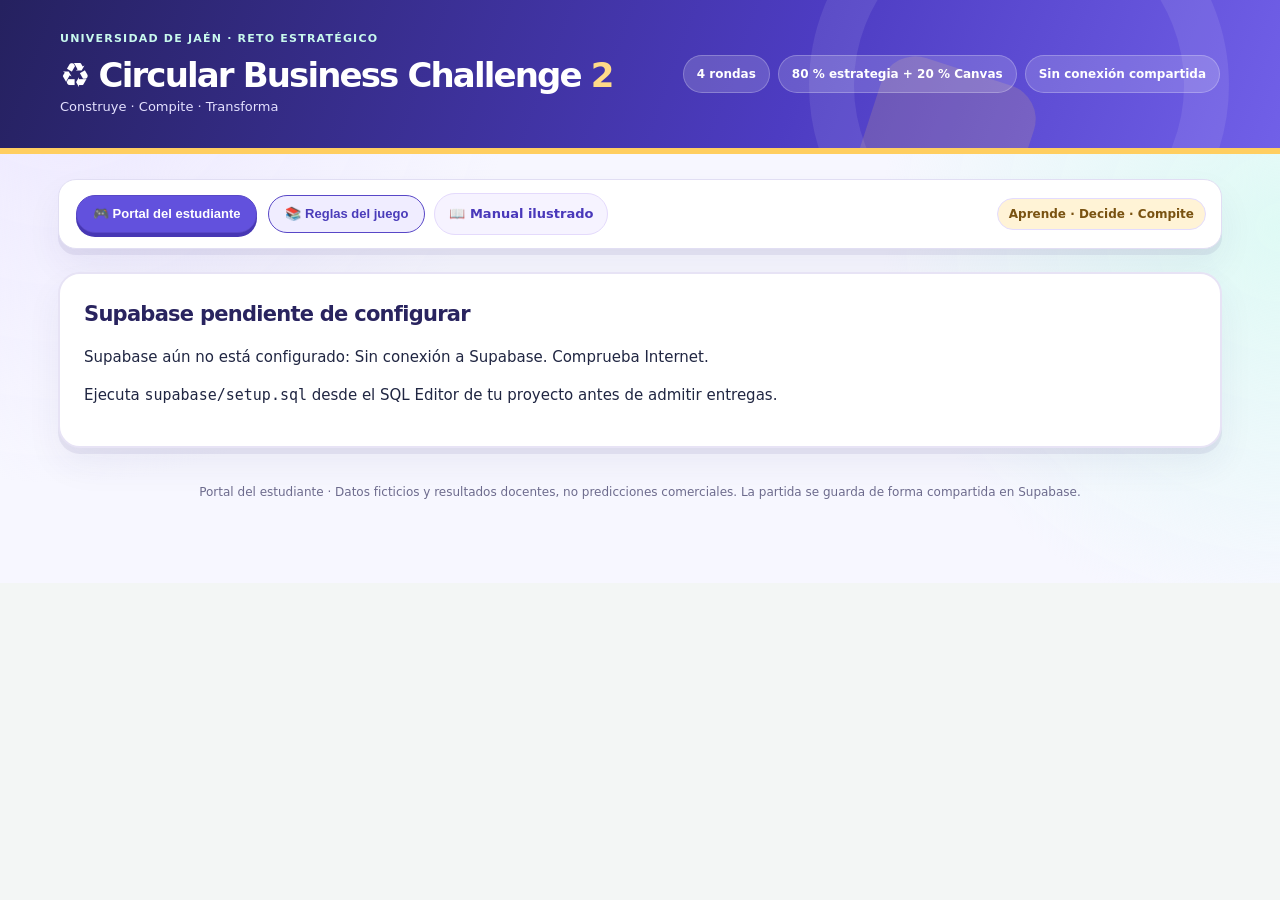
<file: index.html>
<!DOCTYPE html><html lang="es"><head><meta charset="UTF-8"><meta name="viewport" content="width=device-width,initial-scale=1"><title>Portal del Estudiante | Circular Business UJA</title><style>
:root{font-family:Inter,system-ui,-apple-system,Segoe UI,sans-serif;background:#f3f6f5;color:#173329}*{box-sizing:border-box}body{margin:0}header{background:#123e30;color:white;padding:21px max(22px,calc((100vw - 1160px)/2));display:flex;justify-content:space-between;align-items:center;gap:12px;flex-wrap:wrap}header h1{margin:0;font-size:22px}header small{color:#c5ddd2}.wrap{max-width:1160px;margin:auto;padding:24px 18px 70px}.card{background:white;border:1px solid #dbe5df;border-radius:14px;padding:20px;margin-bottom:16px;box-shadow:0 2px 9px #16342608}h2{font-size:21px;margin:0 0 14px}h3{font-size:16px;margin:0 0 12px}p{line-height:1.5}.muted,small{color:#617369}.grid{display:grid;grid-template-columns:repeat(auto-fit,minmax(225px,1fr));gap:14px}.kpi{background:#eef5f0;padding:15px;border-radius:9px}.kpi b{display:block;font-size:25px;margin-top:5px}label{display:block;font-weight:600;font-size:13px;margin:13px 0 6px}input,select{width:100%;padding:11px;border:1px solid #b8c9c0;border-radius:8px;background:white;font-size:14px}button{border:0;border-radius:8px;background:#176c4d;color:white;padding:11px 16px;font-weight:650;cursor:pointer;margin:4px 6px 4px 0}button:hover{background:#0d553c}button.secondary{background:#e5eee8;color:#1d503c}button.danger{background:#a43131}button:disabled{opacity:.45;cursor:not-allowed}.pill{font-size:12px;border-radius:50px;padding:5px 10px;background:#e4f0e9;color:#155638;font-weight:700}.tabs{margin-bottom:16px}.tabs button.active{background:#174d3a}.tabs button{background:#dae6df;color:#25523f}table{width:100%;border-collapse:collapse;font-size:14px}th,td{padding:11px 8px;border-bottom:1px solid #e2e9e4;text-align:left}th{color:#456151}td.num,th.num{text-align:right;font-variant-numeric:tabular-nums}.alert{border-left:4px solid #d29c26;background:#fff8e5;padding:13px;border-radius:6px}.success{border-left:4px solid #23875e;background:#e7f6ed;padding:12px;border-radius:6px}.bad{color:#ae2c2c}.good{color:#13774b}.hidden{display:none}.two{display:grid;grid-template-columns:1fr 1fr;gap:14px}@media(max-width:650px){.two{grid-template-columns:1fr}.wrap{padding:14px 10px}header{padding:16px}table{font-size:12px}th,td{padding:8px 4px}}.footer{color:#6a7d72;text-align:center;font-size:12px;margin-top:35px}.tag{font-size:12px;color:#587468;margin:0 0 10px}.bar{height:8px;background:#dfeae4;border-radius:12px;overflow:hidden}.bar>div{height:100%;background:#229466}.flex{display:flex;justify-content:space-between;align-items:center;gap:12px;flex-wrap:wrap}

/* v4: experiencia guiada */
:root{--ink:#14382e;--forest:#123e30;--teal:#16815c;--cream:#f9f7ee}body{background:linear-gradient(180deg,#e8f2ed 0%,#f5f7f4 320px)}header{background:linear-gradient(115deg,#0b2b24,#175841);padding-top:27px;padding-bottom:27px}header h1{font-size:clamp(21px,3vw,28px);letter-spacing:-.6px}button{transition:transform .15s,background .15s,box-shadow .15s}button:hover:not(:disabled){transform:translateY(-1px);box-shadow:0 3px 12px #0b38232a}button:focus-visible,input:focus-visible,select:focus-visible,summary:focus-visible{outline:3px solid #a4d3b7;outline-offset:2px}.card{box-shadow:0 8px 25px #143e2910;border-color:#d8e5dd}h2{letter-spacing:-.35px}.hero{border:0;border-radius:20px;padding:28px 30px;margin-bottom:20px;color:white;background:radial-gradient(circle at 85% 15%,#318b69 0,#1b664b 24%,transparent 54%),linear-gradient(110deg,#0c3429,#174e3a);position:relative;overflow:hidden}.hero h2{font-size:clamp(26px,4vw,38px);max-width:730px;margin:7px 0 10px;line-height:1.12}.hero p{color:#e3f3e9;max-width:720px;margin:0 0 16px}.eyebrow{letter-spacing:2px;text-transform:uppercase;font-size:11px;font-weight:750;color:#a7dec0}.hero-stats{display:flex;gap:9px;flex-wrap:wrap}.hero-stats span{background:#ffffff22;color:white;border:1px solid #ffffff29;border-radius:30px;padding:7px 11px;font-size:12px}.step-cards{display:grid;grid-template-columns:repeat(auto-fit,minmax(190px,1fr));gap:12px;margin:14px 0}.step-card{padding:15px;border:1px solid #d6e5dc;border-radius:12px;background:#f7faf8}.step-card strong{display:block;font-size:14px;margin:7px 0}.step-num{display:inline-grid;place-items:center;width:27px;height:27px;background:#dcefe3;color:#126343;border-radius:50%;font-weight:800}.lesson{background:linear-gradient(145deg,#f2f8f4,#fbfcf9);border:1px solid #cddfd4;border-radius:14px;padding:18px;margin:15px 0}.lesson h3{font-size:18px;margin:5px 0 9px}.lesson ul{padding-left:21px;line-height:1.6}.lesson p{margin:7px 0}.lesson .tag{color:#277152;font-weight:750;letter-spacing:1px;text-transform:uppercase}.roundbar{display:flex;gap:7px;margin:11px 0 18px}.roundbar span{flex:1;text-align:center;border-radius:8px;padding:9px 3px;font-size:11px;font-weight:750;background:#e6eee9;color:#537264}.roundbar span.done{background:#cce6d5;color:#1c6547}.roundbar span.current{background:#155f43;color:#fff}.tips{display:grid;grid-template-columns:repeat(auto-fit,minmax(210px,1fr));gap:11px;margin-top:12px}.tip{background:white;border:1px solid #dce9df;border-radius:10px;padding:12px;font-size:13px}.tip b{display:block;margin-bottom:5px}.actionlist{background:#f5f9f5;border-radius:11px;padding:14px 17px;line-height:1.7}.actionlist ol{margin:6px 0;padding-left:20px}.details{border:1px solid #dbe7dd;border-radius:12px;padding:13px;margin:13px 0}.details summary{cursor:pointer;font-weight:750;color:#225c42}.video-card{background:#f0f6f1;border-left:4px solid #21895c;border-radius:8px;padding:12px 15px;margin-top:12px}.video-card a{color:#176847}.disclaimer{font-size:12px;color:#66766c}.fieldhelp{display:block;font-size:12px;color:#60766a;line-height:1.35;margin-top:4px}.quiz-note{border-left:4px solid #36a477;padding:12px 15px;background:#eff8f1;margin:11px 0}.topnav{display:flex;justify-content:space-between;gap:12px;align-items:center;flex-wrap:wrap;margin:8px 0 18px}.topnav .tabs{margin:0}.footer{line-height:1.5}@media(max-width:650px){.hero{padding:22px 17px}.step-card{padding:12px}.roundbar span{font-size:10px}}

/* v5: laboratorio de modelos de negocio */
textarea{width:100%;min-height:110px;resize:vertical;border:1px solid #bdcfc4;border-radius:10px;padding:12px;font:inherit;line-height:1.45;background:#fff}textarea:focus-visible{outline:3px solid #a4d3b7}.student-menu{display:flex;gap:9px;flex-wrap:wrap;margin:16px 0}.student-menu button{background:#e6f0e9;color:#1b593e}.student-menu button.active{background:#146047;color:#fff}.canvas-grid{display:grid;grid-template-columns:repeat(3,minmax(0,1fr));gap:12px}.canvas-block{background:#fff;border:1px solid #d3e4d8;border-radius:13px;padding:16px;display:flex;flex-direction:column;gap:7px}.canvas-block.highlight{background:#f0f9f3;border-color:#85bc99}.canvas-block h3{margin:0;font-size:15px}.canvas-block p{margin:0;color:#557265;font-size:12px}.canvas-block textarea{flex:1;min-height:132px;font-size:13px}.canvas-block small{font-size:11px}.canvas-chip{display:inline-block;background:#e2eee6;border-radius:50px;padding:4px 8px;font-weight:800;font-size:11px;color:#266b48}.progressline{height:12px;border-radius:30px;background:#e1ebe5;overflow:hidden}.progressline>div{background:#1c9367;height:100%;transition:width .2s}.callout{padding:17px 19px;border:1px solid #abd3b7;border-radius:14px;background:#eff9f1}.callout strong{display:block;margin-bottom:6px}.canvas-notes{margin:0;color:#567466;font-size:13px;line-height:1.5}.idea-banner{background:linear-gradient(110deg,#164534,#26785a);color:white;border-radius:15px;padding:19px;margin-bottom:14px}.idea-banner h2{margin:5px 0;font-size:24px}.idea-banner p{color:#e1f1e7}.idea-form input{font-size:15px}.brief-grid{display:grid;grid-template-columns:repeat(2,1fr);gap:10px}.brief-item{border:1px solid #dbe6dc;padding:13px;border-radius:11px;white-space:pre-wrap;overflow-wrap:anywhere}.brief-item strong{display:block;margin-bottom:7px;color:#19553a}.stepper{display:flex;gap:6px;margin:15px 0}.stepper span{height:6px;flex:1;border-radius:8px;background:#d8e6dc}.stepper span.filled{background:#16875b}.aside-inline{background:#fcf9ef;border:1px solid #eadca8;border-radius:11px;padding:13px;font-size:13px}.idea-presets{display:flex;gap:7px;flex-wrap:wrap}.idea-presets button{background:#f0f3ed;color:#276044;font-size:12px;padding:8px 10px}.idea-presets button:hover{background:#d9e9dc}@media(max-width:850px){.canvas-grid{grid-template-columns:repeat(2,minmax(0,1fr))}}@media(max-width:600px){.canvas-grid,.brief-grid{grid-template-columns:1fr}.canvas-block textarea{min-height:105px}}
@media print{header,.topnav,.student-menu,.footer,button,.hero{display:none!important}.wrap{max-width:none;padding:0}.card{box-shadow:none;border:0}.brief-grid{grid-template-columns:1fr 1fr}.brief-item{break-inside:avoid}}

.video-stage{border-radius:20px;background:linear-gradient(125deg,#0d352d,#1e6549);padding:26px;color:#fff;margin:12px 0 18px}.video-stage h2{font-size:clamp(24px,3vw,34px);margin:7px 0}.video-stage p{color:#e4f3e9}.video-window{background:#061d18;border-radius:16px;overflow:hidden;aspect-ratio:16/9;margin:18px 0;display:grid;place-items:center;position:relative}.video-window iframe,.video-window video{width:100%;height:100%;border:0;display:block}.video-empty{text-align:center;padding:25px;color:#f1f8f4;max-width:510px}.video-empty .play-icon{font-size:44px;display:block;margin-bottom:8px}.video-actions{display:flex;gap:10px;flex-wrap:wrap;align-items:center}.video-actions button{background:#e4f7e9;color:#115138}.video-actions button.secondary{background:#ffffff20;color:#fff;border:1px solid #ffffff55}.video-link{color:#aaf0d1;overflow-wrap:anywhere}.video-agenda{display:grid;grid-template-columns:repeat(auto-fit,minmax(190px,1fr));gap:10px}.video-agenda article{padding:13px;border:1px solid #d4e5d9;border-radius:11px;background:#f5faf6}.video-agenda strong{display:block;margin-bottom:6px}.video-admin{background:#f5faf6;border-radius:12px;padding:16px;margin-top:15px}.video-row{display:grid;grid-template-columns:minmax(140px,240px) 1fr;gap:12px;align-items:center;padding:10px 0;border-bottom:1px solid #dce7dd}.video-row label{margin:0}.video-row input{margin:0}.video-help{color:#527465;font-size:12px;margin-top:9px}.video-success{background:#d8f2e3;color:#125637;padding:9px;border-radius:9px}.video-stage .tag{color:#b9e6ce}@media(max-width:680px){.video-stage{padding:17px}.video-row{grid-template-columns:1fr}}
</style><link rel="stylesheet" href="./game-theme.css?v=20261102-design1"></head><body><header><div><div style="font-size:11px;font-weight:800;letter-spacing:.11em;color:#c8f9ed;margin-bottom:9px">UNIVERSIDAD DE JAÉN · RETO ESTRATÉGICO</div><h1>♻ Circular Business Challenge <span>2</span></h1><small>Construye · Compite · Transforma</small></div><div style="display:flex;gap:8px;flex-wrap:wrap;align-items:center"><span class="pill">4 rondas</span><span class="pill">80 % estrategia + 20 % Canvas</span><span id="headstatus" class="pill">Conectando…</span></div></header><main class="wrap"><div class="topnav"><div class="tabs" id="tabs"><button data-role="alumno" class="active">🎮 Portal del estudiante</button><button data-role="reglas">📚 Reglas del juego</button><a href="./guia-alumnado.html" target="_blank" rel="noopener noreferrer" class="manual-link">📖 Manual ilustrado</a></div><span class="pill">Aprende · Decide · Compite</span></div><section id="view"></section><p class="footer">Portal del estudiante · Datos ficticios y resultados docentes, no predicciones comerciales. La partida se guarda de forma compartida en Supabase.</p></main><script src="./sync.js?v=circular-ia-1"></script><script src="./advisor.js?v=circular-ia-1"></script><script>
'use strict';const KEY='cbc_uja_v1';const names=['CircularBuild','EcoMaterial','ReBuild','GreenTech'];const formats=new Intl.NumberFormat('es-ES',{maximumFractionDigits:0});const euro=n=>formats.format(Math.round(n))+' €';const fmt=n=>formats.format(n);const $=id=>document.getElementById(id);const esc=v=>String(v).replace(/[&<>"']/g,c=>({'&':'&amp;','<':'&lt;','>':'&gt;','"':'&quot;',"'":'&#39;'}[c]));const clamp=(x,a,b)=>Math.max(a,Math.min(b,x));
function defaults(){return {round:1,phase:'decisions',event:'normal',teams:names.map((name,i)=>({id:i+1,name,code:'UJA'+(i+1)+'26',cash:250000,capacity:12500,quality:50,eco:50,market:50,tech:50,last:null,history:[],decision:null,submitted:false})),log:[],results:[]}}let db=defaults(),version=0,remoteReady=false,remoteError='',teamCode='',teacherAuthenticated=false;
let localVideoUrls=[];try{localVideoUrls=JSON.parse(localStorage.getItem('cbc_video_overrides')||'[]')}catch{localVideoUrls=[]}
async function remoteRefresh(silent=false){
 const previous={version,round:db.round,phase:db.phase,event:db.event,submitted:db.teams[selected-1]?.submitted};
 const data=role==='prof'&&teacherAuthenticated?await CBCSync.rpc('cbc_teacher_state'):auth&&teamCode?await CBCSync.rpc('cbc_student_state',{p_code:teamCode}):null;
 if(!data)return;
 db=data.state;version=Number(data.version);
 const changed=previous.round!==db.round||previous.phase!==db.phase||
   previous.event!==db.event||previous.submitted!==db.teams[selected-1]?.submitted;
 // El cambio de evento debe refrescar la pantalla del alumno. No redibujar
 // ante entregas ajenas mientras escribe su propio formulario.
 if(!silent||changed||(role==='prof'&&previous.version!==version)){
   // En modo profesor mostrar siempre el estado publicado en Supabase.
   // Si está editando una rúbrica, avisar sin perder los cambios aún no guardados.
   const grading=document.activeElement?.closest('#canvasGradeForm');
   if(role==='prof'&&grading&&silent){
     const n=document.getElementById('teacher-sync-status');
     if(n)n.textContent='Hay cambios en la partida. Pulsa «Actualizar entregas» para ver el estado actual.';
   }else render();
 }
}
async function teacherSave(){try{let r=await CBCSync.rpc('cbc_teacher_save',{p_state:db,p_version:version});version=Number(r.version);return true;}catch(e){alert('Cambio NO guardado: '+e.message);await remoteRefresh();return false;}}
async function initRemote(){
 try{await CBCSync.rpc('cbc_ping');remoteReady=true;
 if(role==='prof'&&CBCSync.currentToken())try{teacherAuthenticated=true;await remoteRefresh();}catch{teacherAuthenticated=false;CBCSync.logout();}
 }catch(e){remoteError='Supabase aún no está configurado: '+e.message;}
 render();
 if(remoteReady)setInterval(async()=>{if((role==='prof'&&teacherAuthenticated)||(role==='alumno'&&auth&&teamCode))try{await remoteRefresh(true)}catch(e){console.warn('Sincronización',e.message)}},7000);
}let canvasGradeTeam=1;
let role='alumno',selected=1,auth=false,studentSection='video';function save(){/* Estado de partida exclusivo de Supabase */}function activeTeams(){return db.teams.filter(t=>t.active!==false)}function canSetTeams(){return db.phase==='decisions'&&db.results.length===0&&db.teams.every(t=>!t.submitted)}const videoNames=['Presentación general','Ronda 1 · Crear empresa','Ronda 2 · Competir','Ronda 3 · Adaptar','Ronda 4 · Consolidar'];
const videoIntro={title:'Bienvenidos a Circular Business Challenge UJA',story:'Una idea sostenible solo se convierte en empresa cuando crea valor para sus clientes, es técnicamente viable y puede sostenerse económicamente.',objective:'Comprende las reglas, el propósito y las etapas de la competición.',tasks:['Construye una propuesta propia con el Canvas.','Decide precios, producción e inversiones en cuatro rondas.','Defiende la rentabilidad, calidad y desempeño ambiental de tu empresa.'],question:'¿Serás capaz de convertir una innovación circular en un negocio viable?'};
let publishedVideos=['https://youtu.be/NIm4BZ8QeA8','','','',''];function videoUrls(){return publishedVideos.map((published,i)=>{const local=Array.isArray(localVideoUrls)?localVideoUrls[i]:'';return published||(typeof local==='string'&&local.trim()&&safeVideoUrl(local)?local.trim():'')})}
async function loadPublishedVideos(){try{const r=await fetch('./videos.json?v=20261102-intro-NIm4BZ8QeA8',{cache:'no-store'});if(!r.ok)return;const j=await r.json();if(Array.isArray(j.videos)&&j.videos.length===5){publishedVideos=j.videos.map(v=>typeof v==='string'&&safeVideoUrl(v)?v:'');if(publishedVideos[0]!=='https://youtu.be/NIm4BZ8QeA8')publishedVideos[0]='https://youtu.be/NIm4BZ8QeA8';render()}}catch{/* local file preview uses fallback */}}
function safeVideoUrl(raw){try{if(!raw||!raw.trim())return null;const u=new URL(raw.trim());if(!['https:','http:'].includes(u.protocol))return null;return u;}catch{return null}}
function videoSource(input){const u=safeVideoUrl(input);if(!u)return null;const host=u.hostname.toLowerCase().replace(/^www\./,'');if(host==='youtu.be'){const id=u.pathname.slice(1).split('/')[0];if(/^[A-Za-z0-9_-]{11}$/.test(id))return {kind:'iframe',src:'https://www.youtube-nocookie.com/embed/'+id+'?rel=0'}}if(['youtube.com','m.youtube.com','youtube-nocookie.com'].includes(host)){let id=u.searchParams.get('v');if(!id&&u.pathname.startsWith('/embed/'))id=u.pathname.split('/')[2];if(!id&&u.pathname.startsWith('/shorts/'))id=u.pathname.split('/')[2];if(/^[A-Za-z0-9_-]{11}$/.test(id||''))return {kind:'iframe',src:'https://www.youtube-nocookie.com/embed/'+id+'?rel=0'}}if(host==='vimeo.com'||host==='player.vimeo.com'){let id=(u.pathname.match(/\b\d{6,12}\b/)||[])[0];if(id)return {kind:'iframe',src:'https://player.vimeo.com/video/'+id}}if(/\.(mp4|webm|ogg)$/i.test(u.pathname))return {kind:'video',src:u.href};return {kind:'link',src:u.href}}
function videoPlayer(url){const s=videoSource(url);if(!s)return `<div class="video-empty"><span class="play-icon">▶</span><b>Vídeo de esta ronda aún no publicado</b><p>Mientras tanto puedes leer el briefing y continuar con la actividad. El profesor puede añadir la URL del vídeo desde su panel.</p></div>`;if(s.kind==='iframe')return `<iframe src="${esc(s.src)}" title="Vídeo introductorio" loading="lazy" allow="accelerometer; autoplay; encrypted-media; gyroscope; picture-in-picture; web-share" referrerpolicy="strict-origin-when-cross-origin" allowfullscreen></iframe>`;if(s.kind==='video')return `<video controls preload="metadata" playsinline src="${esc(s.src)}">El navegador no puede reproducir este archivo.</video>`;return `<div class="video-empty"><span class="play-icon">↗</span><b>Vídeo disponible mediante enlace externo</b><p>Ábrelo en una pestaña nueva y regresa para continuar.</p><a class="video-link" href="${esc(s.src)}" target="_blank" rel="noopener noreferrer">Abrir vídeo</a></div>`}
function videoStage(){const n=db.round, ch=chapterData[n-1],url=videoUrls()[n];return `<section class="video-stage"><span class="tag">BRIEFING AUDIOVISUAL · RONDA ${n} DE 4</span><h2>${esc(ch.title)}</h2><p>${esc(ch.story)}</p><div class="video-window">${videoPlayer(url)}</div><div class="video-actions"><button id="continueToRound">${n===1?'Continuar a mi Canvas':'Ir a las decisiones de la ronda'} →</button><button id="showIntroVideo" class="secondary">Ver presentación general</button>${safeVideoUrl(url)?`<a href="${esc(url)}" class="video-link" target="_blank" rel="noopener noreferrer">Abrir vídeo fuera de la web ↗</a>`:''}</div></section><section class="card"><h2>Tu misión en esta ronda</h2><p>${esc(ch.objective)}</p><div class="video-agenda">${ch.tasks.map((task,i)=>`<article><strong>${i+1}. Tarea</strong>${esc(task)}</article>`).join('')}</div><div class="quiz-note"><b>Pregunta para debatir en equipo:</b> ${esc(ch.question)}</div><p class="disclaimer">Puedes continuar aunque aún no se haya publicado el vídeo. El vídeo es una introducción, no sustituye las instrucciones del Canvas ni las reglas de decisión.</p></section>`}
function introVideoStage(){const url=videoUrls()[0],ch=videoIntro;return `<section class="video-stage"><span class="tag">INICIO DEL RETO · PRESENTACIÓN GENERAL</span><h2>${esc(ch.title)}</h2><p>${esc(ch.story)}</p><div class="video-window">${videoPlayer(url)}</div><div class="video-actions"><button id="backToRound">Continuar a la ronda ${db.round} →</button>${safeVideoUrl(url)?`<a href="${esc(url)}" target="_blank" class="video-link" rel="noopener noreferrer">Abrir vídeo en nueva pestaña ↗</a>`:''}</div></section><section class="card"><h2>Así funciona el juego</h2><div class="video-agenda">${ch.tasks.map((task,i)=>`<article><strong>Etapa ${i+1}</strong>${esc(task)}</article>`).join('')}</div><div class="quiz-note"><b>El reto:</b> ${esc(ch.question)}</div></section>`}
function videoAdmin(){return `<div class="card"><h2>Vídeos de la simulación</h2><p>Introduce las direcciones públicas para previsualizarlas aquí. Para que <b>todos los alumnos</b> vean los vídeos en GitHub Pages, edita también el archivo <code>videos.json</code> del repositorio con esas mismas cinco direcciones. Se admiten YouTube, Vimeo y MP4/WebM.</p><form id="videoConfigForm"><div class="video-admin">${videoNames.map((name,i)=>`<div class="video-row"><label for="video_url_${i}">${esc(name)}</label><input id="video_url_${i}" name="video_${i}" type="url" inputmode="url" placeholder="https://www.youtube.com/watch?v=..." value="${esc(videoUrls()[i])}"></div>`).join('')}</div><p class="video-help">Usa enlaces de vídeos públicos o no listados con inserción permitida. No sirven enlaces privados ni archivos guardados únicamente en tu ordenador.</p><button type="submit">Guardar enlaces de vídeos</button><button type="button" id="testRoundVideo" class="secondary">Previsualizar ronda actual</button><p id="videoSaveState" class="muted" aria-live="polite"></p></form></div>`}
function moneyCell(n){return `<td class="num">${euro(n)}</td>`}function message(s,cls='success'){return `<div class="${cls}">${s}</div>`}
const fields=[['price','Precio de venta (€/unidad)',20,90,45],['production','Producción prevista (unidades)',0,25000,11500],['capacityInv','Inversión en capacidad (€)',0,100000,10000],['rdInv','Inversión en I+D y calidad (€)',0,100000,15000],['ecoInv','Inversión ambiental (€)',0,100000,15000],['marketingInv','Inversión comercial (€)',0,100000,10000],['recycled','Materia prima recuperada (%)',0,90,45]];
function normalDecision(){return Object.fromEntries(fields.map(x=>[x[0],x[4]]))}function investment(d){return d.capacityInv+d.rdInv+d.ecoInv+d.marketingInv}function valid(d,t){let v=fields.every(([k,,min,max])=>Number.isFinite(d[k])&&d[k]>=min&&d[k]<=max);let maxInvestment=Math.min(150000,Math.max(0,t.cash-15000));return v&&investment(d)<=maxInvestment}
function eventDef(){return {normal:{name:'Mercado estable',desc:'Demanda sectorial estable y costes base.'},raw:{name:'Crisis de materias primas',desc:'El coste de material virgen aumenta un 25 %. Usar materia prima recuperada amortigua la crisis.'},demand:{name:'Caída de la demanda',desc:'La demanda del mercado disminuye un 18 %.'},green:{name:'Compra pública verde',desc:'Los compradores dan más importancia al desempeño ambiental.'},quality:{name:'Control de calidad',desc:'La demanda favorece empresas con prestaciones y calidad verificables.'}}[db.event]}
function profile(t,d,evt){let invest=investment(d);const cashAfter=t.cash-invest;const capacity=t.capacity+Math.floor(d.capacityInv/6);const quality=clamp(t.quality+d.rdInv/2500,0,100);const eco=clamp(t.eco+d.ecoInv/2500,0,100);const marketing=clamp(t.market+d.marketingInv/2500,0,100);const tech=clamp(t.tech+d.rdInv/4000,0,100);const rawCost=evt==='raw'?1.25:1;let variable=18+(100-quality)*0.045+(d.recycled*0.09)+(100-tech)*0.015+7*(1-d.recycled/100)*rawCost;let unitCO2=clamp(40-0.24*d.recycled-0.12*(eco-50),8,40);return {t,d,invest,cashAfter,capacity,quality,eco,marketing,tech,variable,unitCO2};}
function compute(){let evt=db.event;const market=Math.round(50000*(evt==='demand'?.82:1));let players=activeTeams().map(t=>profile(t,t.decision,evt));let attractiveness=players.map(x=>{const d=x.d;let score=Math.exp((45-d.price)/20)*(.6+x.quality/180+x.marketing/260+x.eco/(evt==='green'?130:350));if(evt==='quality')score*=.6+x.quality/110;return Math.max(.01,score)});let shares=attractiveness.map(a=>a/attractiveness.reduce((s,v)=>s+v,0));let remaining=market;let alloc=Array(players.length).fill(0);let eligible=players.map((_,i)=>i);for(let iter=0;iter<8&&remaining>0&&eligible.length;iter++){let weight=eligible.reduce((s,i)=>s+attractiveness[i],0);let assigned=0;for(let i of eligible){let p=players[i],available=Math.max(0,Math.min(p.capacity,p.d.production)-alloc[i]);let demand=Math.floor(remaining*attractiveness[i]/weight);let add=Math.min(available,demand);alloc[i]+=add;assigned+=add}remaining-=assigned;eligible=eligible.filter(i=>alloc[i]<Math.min(players[i].capacity,players[i].d.production));if(assigned===0){if(eligible.length){let i=eligible[0];alloc[i]++;remaining--;eligible=eligible.filter(j=>alloc[j]<Math.min(players[j].capacity,players[j].d.production))}else break;}}let results=players.map((p,i)=>{let sales=alloc[i],revenue=sales*p.d.price,cost=sales*p.variable+28000,operating=revenue-cost,cash=p.cashAfter+operating;let margin=p.d.price-p.variable;let breakeven=margin>0?Math.ceil(28000/margin):null;let share=sales/market*100;let circular=clamp(.5*p.d.recycled+.5*p.eco,0,100);let emissions=sales*p.unitCO2;return {...p,sales,share,revenue,cost,operating,cash,circular,emissions,breakeven}});const maxi=(field)=>Math.max(1,...results.map(r=>Math.max(0,r[field])));results.forEach(r=>{r.score=+(100*(.25*clamp((r.operating+100000)/250000,0,1)+.15*clamp(r.share/35,0,1)+.25*r.circular/100+.15*r.quality/100+.10*clamp(r.cash/300000,0,1)+.10*clamp(r.operating>=0?0.85:0.25,0,1))).toFixed(1)});return {market,results};}
async function execute(){if(db.phase!=='decisions')return alert('La ronda ya está resuelta.');if(activeTeams().length<2||!activeTeams().every(t=>t.submitted))return alert('Faltan decisiones de los equipos activos.');const sim=compute();sim.results.forEach(r=>{let t=db.teams[r.t.id-1];t.cash=r.cash;t.capacity=r.capacity;t.quality=r.quality;t.eco=r.eco;t.market=r.marketing;t.tech=r.tech;t.last={sales:r.sales,share:r.share,operating:r.operating,cash:r.cash,circular:r.circular,quality:r.quality,emissions:r.emissions,score:r.score,unitCO2:r.unitCO2,price:r.d.price,breakeven:r.breakeven};t.history.push({...t.last,round:db.round});});db.results.push({round:db.round,event:db.event,market:sim.market,rows:sim.results.map(r=>({id:r.t.id,name:r.t.name,...db.teams[r.t.id-1].last}))});db.phase='results';db.log.push(`Ronda ${db.round}: ${eventDef().name}. Mercado ${fmt(sim.market)} unidades.`);if(await teacherSave())render()}
async function forceClose(){
 const pending=activeTeams().filter(t=>!t.submitted);
 if(!pending.length)return execute();
 if(!confirm('Faltan '+pending.length+' equipos. Se les asignará una decisión de cero producción e inversión, con costes fijos de la ronda. ¿Cerrar y publicar resultados?'))return;
 pending.forEach(t=>{t.decision={price:45,production:0,capacityInv:0,rdInv:0,ecoInv:0,marketingInv:0,recycled:45};t.submitted=true;t.absent=true});
 db.log.push('Ronda '+db.round+': cierre del profesor con '+pending.length+' equipo(s) sin entregar.');
 await execute();
}
async function nextRound(){if(db.phase!=='results'||db.round>=4)return;db.round++;db.phase='decisions';db.event='normal';db.teams.forEach(t=>{t.decision=null;t.submitted=false;t.absent=false});if(await teacherSave())render()}
const chapterData=[
{title:'La idea se convierte en empresa',subtitle:'Diseño del modelo de negocio',story:'Jaén quiere impulsar soluciones constructivas con menor impacto ambiental. Tu equipo dispone de 250.000 € y una oportunidad de mercado, pero también de rivales con el mismo objetivo. La primera decisión determinará qué tipo de empresa vas a construir.',objective:'Crear una propuesta viable y decidir el posicionamiento inicial.',tasks:['Elige precio y producción anual esperada.','Invierte en capacidad, innovación, circularidad y comercialización.','Asegura fondos suficientes para comenzar a operar.'],question:'¿Qué ventaja competitiva ofrecerá tu empresa y por qué te comprarían?',video:'Imagina que acabas de fundar una empresa en el sector de materiales de construcción sostenible. Tienes una oportunidad: transformar una nueva solución constructiva en un negocio real. Pero no estás solo. Otras tres empresas competirán por los mismos clientes, con recursos iniciales idénticos. Dispones de doscientos cincuenta mil euros y debes decidir qué vas a priorizar: capacidad de producción, investigación, sostenibilidad o comercialización. También fijarás tu primer precio de venta. Recuerda que no se trata únicamente de fabricar un material más ecológico. Tienes que demostrar que satisface una necesidad, que puede venderse y que tu empresa puede sostenerse económicamente. Tus decisiones de hoy serán el punto de partida de toda la competición. ¿Qué modelo de negocio vas a construir?'},
{title:'El mercado dicta sentencia',subtitle:'Competencia y captación de clientes',story:'La empresa ya está en marcha. Los compradores comparan precios, calidad y desempeño ambiental. La demanda es limitada: cada venta que consigue un rival puede ser una oportunidad menos para tu equipo.',objective:'Conseguir ventas sin destruir el margen de contribución.',tasks:['Revisa los resultados publicados de la primera ronda.','Ajusta precios y producción a la cuota real conseguida.','Decide en qué invertir para superar a los competidores.'],question:'¿Conviene vender más barato o diferenciarse con calidad y circularidad?',video:'Tu empresa ha iniciado su actividad y ahora llega la prueba decisiva: el mercado. Los clientes no compran una idea, compran una solución que les aporte valor. Compararán el precio, la calidad, la sostenibilidad y la capacidad de respuesta de las cuatro empresas. La demanda total es limitada, de modo que vuestras decisiones están conectadas: si una empresa gana cuota, otra puede perderla. Antes de decidir, estudia los resultados del ejercicio anterior. ¿Has vendido lo previsto? ¿Has conseguido un margen suficiente? ¿Te sobra capacidad productiva? En esta ronda tendrás que equilibrar ambición y prudencia. Bajar el precio puede atraer compradores, pero también reducir tus beneficios. Invertir en innovación puede reforzar tu posición, aunque consume tesorería. ¿Qué cambiarás para mejorar tu competitividad?'},
{title:'La crisis pone a prueba la estrategia',subtitle:'Gestión de riesgos e incertidumbre',story:'La estabilidad ha terminado. El profesor anuncia un acontecimiento inesperado: subida de materias primas, caída de la demanda, compra pública verde o mayores exigencias de calidad.',objective:'Adaptar la estrategia manteniendo la empresa solvente.',tasks:['Lee cuidadosamente el acontecimiento elegido por el profesor.','Identifica los costes y ventajas competitivas que cambian.','Modifica las decisiones y justifica tu respuesta al riesgo.'],question:'¿Qué sacrificarías hoy para proteger la supervivencia de la empresa?',video:'Las empresas no compiten en un entorno estable. Los precios de las materias primas cambian, los clientes modifican sus preferencias y pueden aparecer nuevas exigencias ambientales o técnicas. En esta tercera ronda, tu empresa afrontará una situación inesperada. El profesor anunciará un evento de mercado que alterará las condiciones de juego. Tendrás que reaccionar con la información disponible y con los recursos que hayas conservado. Una empresa muy rentable puede descubrir que depende demasiado de un insumo. Otra que invirtió en circularidad puede encontrar una ventaja frente a la crisis. Analiza el riesgo, revisa tus costes, protege tu liquidez y explica por qué tu nueva estrategia es la más adecuada. No siempre gana quien más crece: a veces gana quien mejor se adapta.'},
{title:'El momento de demostrar el valor',subtitle:'Consolidación y defensa ante inversores',story:'Llega el último ejercicio. Los resultados acumulados mostrarán si tu estrategia crea una empresa sólida o solo un buen resultado puntual. Es momento de decidir y defender el futuro del negocio.',objective:'Cerrar la competición con una propuesta rentable, sólida y circular.',tasks:['Analiza toda la trayectoria de tu empresa.','Realiza las últimas decisiones de precio e inversión.','Prepara una defensa breve con resultados económicos y ambientales.'],question:'¿Por qué debería financiarse tu empresa y no la de tus competidores?',video:'Has llegado a la ronda final del Circular Business Challenge. Tu empresa ya ha competido, ha tomado decisiones de inversión y se ha enfrentado a la incertidumbre. Ahora debes demostrar que tu modelo de negocio merece continuar. Analiza tus resultados acumulados: ventas, cuota de mercado, tesorería, calidad y circularidad. Decide si es el momento de consolidar, invertir o proteger los recursos disponibles. Recuerda que el mejor negocio no es necesariamente el que más factura, sino el que combina viabilidad económica, desempeño técnico y sostenibilidad. Tras esta última ronda tendrás que defender tu estrategia ante el profesor, que actuará como inversor. ¿Qué has aprendido de tus decisiones? ¿Qué harías de otra forma? Y, sobre todo, ¿por qué merece la pena apostar por tu empresa?'},
];
function roundbar(){return '<div class="roundbar">'+chapterData.map((r,i)=>`<span class="${i+1<db.round?'done':i+1===db.round?'current':''}">${i+1}. ${['Crear','Competir','Adaptar','Consolidar'][i]}</span>`).join('')+'</div>'}
function intro(){const r=chapterData[db.round-1],url=videoUrls()[db.round];return `<section class="hero"><div class="eyebrow">Circular Business Challenge · Capítulo ${db.round} de 4</div><h2>${esc(r.title)}</h2><p>${esc(r.story)}</p><div class="hero-stats"><span>4 empresas</span><span>Un mercado común</span><span>250.000 € iniciales</span><span>Decisiones con consecuencias</span></div></section>${roundbar()}<section class="card"><span class="eyebrow" style="color:#246a4b">Briefing de la ronda</span><h2>${esc(r.subtitle)}</h2><h3>Vídeo introductorio · Ronda ${db.round}</h3><div class="video-window">${videoPlayer(url)}</div>${safeVideoUrl(url)?`<p><a href="${esc(url)}" target="_blank" rel="noopener noreferrer">Abrir vídeo en YouTube</a></p>`:''}<p><b>Tu misión:</b> ${esc(r.objective)}</p><div class="step-cards">${r.tasks.map((t,i)=>`<div class="step-card"><span class="step-num">${i+1}</span><strong>${esc(t)}</strong></div>`).join('')}</div><div class="quiz-note"><b>Pregunta estratégica:</b> ${esc(r.question)}</div></section>`}
function siteHero(){return `<section class="hero"><div class="eyebrow">Universidad de Jaén · Máster en Ingeniería de los Materiales y Construcción Sostenible</div><h2>Construye una empresa. Compite. Aprende de tus decisiones.</h2><p>Gestiona una empresa ficticia de materiales constructivos circulares. Cuatro equipos, cuatro ejercicios, un mercado compartido y decisiones que alteran tus resultados.</p><div class="hero-stats"><span>🎯 4 rondas</span><span>🧩 2–4 empresas</span><span>🎛️ 7 decisiones</span><span>🏆 80 % simulación + 20 % Canvas</span></div></section>`}
function welcome(){return `<div class="card"><h2>Antes de comenzar</h2><p>Tu objetivo no es solo obtener el máximo beneficio. Deberás justificar un modelo de negocio que combine rentabilidad, prestaciones técnicas y uso responsable de recursos.</p><div class="step-cards"><div class="step-card"><span class="step-num">1</span><strong>Explora tu empresa</strong><small>Consulta tu tesorería, capacidad e indicadores iniciales.</small></div><div class="step-card"><span class="step-num">2</span><strong>Diseña una estrategia</strong><small>Define precios, volumen e inversiones con un límite de presupuesto.</small></div><div class="step-card"><span class="step-num">3</span><strong>Envía tus decisiones</strong><small>El profesor calculará simultáneamente los resultados de los cuatro equipos.</small></div><div class="step-card"><span class="step-num">4</span><strong>Aprende y adapta</strong><small>Compara resultados y mejora tu modelo en la siguiente ronda.</small></div></div><p class="disclaimer">Las decisiones se guardan de forma compartida y segura en Supabase.</p></div>`}
function helpNotes(){let tips={price:'Un precio bajo puede mejorar la cuota, pero reduce el margen por unidad.',production:'No podrás vender más de lo que decidas producir ni de tu capacidad instalada.',capacityInv:'Cada 6 € invertidos añaden una unidad de capacidad anual.',rdInv:'Refuerza calidad y tecnología; puede mejorar el coste variable.',ecoInv:'Incrementa el indicador ambiental y mejora las emisiones estimadas.',marketingInv:'Aumenta la visibilidad comercial en el reparto de demanda.',recycled:'Reduce emisiones estimadas y dependencia de materia virgen, pero puede incrementar el coste de procesado.'};return tips}
function prof(){let submitted=activeTeams().filter(t=>t.submitted).length;let active=activeTeams().length;let html=finalAwards()+`<div class="flex"><h2>Panel del profesor</h2><span class="pill">Ronda ${db.round}/4 · ${db.phase==='decisions'?'Recepción de decisiones':'Resultados publicados'}</span></div><div class="card"><div class="flex"><div><strong>Estado de las entregas en Supabase</strong><p class="muted" id="teacher-sync-status">Pulsa «Actualizar entregas» si un equipo figura como pendiente tras enviar su ronda. No reinicies la partida ni cierres la ronda con pendientes mientras compruebas la entrega.</p></div><button class="secondary" id="teacherRefresh" type="button">Actualizar entregas</button></div></div><div class="grid"><div class="kpi">Equipos activos<b>${active}</b></div><div class="kpi">Decisiones entregadas<b>${submitted}/${active}</b></div><div class="kpi">Capital inicial por equipo<b>250.000 €</b></div><div class="kpi">Demanda de referencia<b>50.000 ud.</b></div></div><div class="card"><h3>Gestión de la ronda</h3><label for="event">Evento de mercado</label><select id="event" ${db.phase==='results'?'disabled':''}>${Object.entries({normal:'Mercado estable',raw:'Crisis de materias primas',demand:'Caída de demanda',green:'Compra pública verde',quality:'Control de calidad'}).map(([k,v])=>`<option value="${k}" ${db.event===k?'selected':''}>${v}</option>`).join('')}</select><p class="muted" id="eventdesc">${esc(eventDef().desc)}</p><button id="execute" ${submitted<active||active<2||db.phase==='results'?'disabled':''}>Calcular y publicar resultados</button>${db.phase==='decisions'&&submitted<active&&active>=2?'<button id="forceClose" class="secondary">Cerrar ronda con pendientes (sin producción)</button>':''}${db.phase==='results'&&db.round<4?'<button id="next">Abrir siguiente ronda</button>':''}${db.round===4&&db.phase==='results'?message('Cuatro rondas finalizadas. Evalúa los Canvas para publicar la clasificación definitiva.'):''}<button class="secondary" id="export">Exportar resultados CSV</button><button class="danger" id="reset">Reiniciar partida</button></div><div class="card"><h3>Equipos participantes</h3><p>Selecciona de 2 a 4 empresas antes de comenzar. Solo las activas compiten, reciben demanda y deben entregar decisiones.</p><div class="team-select">${db.teams.map(t=>`<label style="display:inline-flex;align-items:center;gap:8px;margin-right:20px"><input type="checkbox" class="team-toggle" data-team="${t.id}" style="width:auto" ${t.active!==false?'checked':''} ${canSetTeams()?'':'disabled'}> ${esc(t.name)}</label>`).join('')}</div><p class="muted">Participantes: ${active}. ${canSetTeams()?'Desmarca los equipos que no vayan a jugar.':'Para cambiar equipos, reinicia la partida.'}</p></div><div class="card"><h3>Empresas y accesos</h3><table><thead><tr><th>Empresa</th><th>Código del equipo</th><th>Estado</th><th class="num">Tesorería</th></tr></thead><tbody>${db.teams.map(t=>`<tr><td>${esc(t.name)}</td><td><code>${esc(t.code)}</code></td><td>${t.active===false?'No participa':t.absent?'Sin entrega (cierre docente)':t.submitted?'Entregado':'Pendiente'}</td>${moneyCell(t.cash)}</tr>`).join('')}</tbody></table><p class="muted">Los códigos se generan aleatoriamente en Supabase. Las decisiones se sincronizan entre los equipos mediante Supabase.</p></div>`;html+=`<div class="card"><h3>Propuestas de negocio de los equipos</h3><p class="muted">Consulta las ideas presentadas. El Canvas complementa la puntuación del simulador y puede evaluarse mediante una rúbrica docente independiente.</p><table><thead><tr><th>Equipo</th><th>Propuesta</th><th>Canvas</th><th>Ficha</th></tr></thead><tbody>${db.teams.map(t=>{let p=ideaCompletion(t);return `<tr><td>${esc(t.name)}</td><td>${esc(ideaData(t).title||'Sin definir')}</td><td>${p.count}/${p.total}</td><td><button class="secondary seeIdea" data-team="${t.id}">Consultar</button></td></tr>`}).join('')}</tbody></table><button class="secondary" id="exportCanvas">Exportar propuestas (JSON)</button></div>`;html+=canvasGradingPanel();html+=videoAdmin();if(db.results.length){let latest=db.results.at(-1);html+=`<div class="card"><h3>Clasificación · Ronda ${latest.round}</h3>${rank(latest.rows)}</div><div class="card"><h3>Detalle financiero y ambiental</h3><div style="overflow-x:auto"><table><thead><tr><th>Empresa</th><th class="num">Ventas (ud.)</th><th class="num">Cuota</th><th class="num">Resultado</th><th class="num">Tesorería</th><th class="num">Circularidad</th><th class="num">Emisiones (kg CO₂e)</th></tr></thead><tbody>${latest.rows.map(r=>`<tr><td>${esc(r.name)}</td><td class="num">${fmt(r.sales)}</td><td class="num">${r.share.toFixed(1)} %</td>${moneyCell(r.operating)}${moneyCell(r.cash)}<td class="num">${r.circular.toFixed(1)}/100</td><td class="num">${fmt(r.emissions)}</td></tr>`).join('')}</tbody></table></div></div>`}return intro()+html}
function rank(rows){let sorted=[...rows].sort((a,b)=>b.score-a.score);return `<table><thead><tr><th>Posición</th><th>Empresa</th><th class="num">Puntuación</th><th class="num">Resultado</th></tr></thead><tbody>${sorted.map((r,i)=>`<tr><td>${i+1}</td><td><b>${esc(r.name)}</b></td><td class="num"><b>${r.score.toFixed(1)}/100</b></td>${moneyCell(r.operating)}</tr>`).join('')}</tbody></table>`}

function publishedRounds(){
 if(!Array.isArray(db.results))return [];
 const byRound=new Map();
 for(const rr of db.results){
  const n=Number(rr.round);
  if(n>=1&&n<=4&&Array.isArray(rr.rows)&&rr.rows.length)byRound.set(n,rr);
 }
 return [...byRound.values()].sort((a,b)=>Number(a.round)-Number(b.round));
}
function cumulativeStandings(){
 const rounds=publishedRounds();if(!rounds.length)return null;
 const teamIds=new Set(rounds.flatMap(r=>r.rows.map(x=>Number(x.id))));
 const entries=[...teamIds].map(id=>{
  const t=db.teams.find(x=>Number(x.id)===id);
  const scores=[1,2,3,4].map(n=>{
   const rr=rounds.find(x=>Number(x.round)===n);
   const item=rr?.rows.find(x=>Number(x.id)===id);
   const v=item?.score;
   return v===null||v===undefined||v===''?null:Number(v);
  });
  return {id,name:t?.name||rounds.flatMap(r=>r.rows).find(x=>Number(x.id)===id)?.name||'Equipo '+id,scores,
   total:scores.reduce((sum,v)=>sum+(Number.isFinite(v)?v:0),0)};
 }).sort((a,b)=>b.total-a.total||a.id-b.id);
 return {entries,rounds,complete:rounds.length===4&&entries.every(x=>x.scores.every(Number.isFinite)),
  lastPublished:rounds.some(x=>Number(x.round)===4)};
}
const canvasRubric=[
 ['problem','Problema y oportunidad de negocio',10],
 ['value','Clientes y propuesta de valor',20],
 ['market','Canales, relaciones y fuentes de ingresos',15],
 ['operations','Recursos, actividades, socios y costes',15],
 ['technical','Viabilidad técnica del producto constructivo',15],
 ['circular','Circularidad y sostenibilidad ambiental',15],
 ['coherence','Coherencia global e innovación',10]
];
function canvasScore(t){
 const g=t.canvasGrade;
 if(!g||!g.scores)return null;
 let total=0;
 for(const [key,,max] of canvasRubric){
  const raw=g.scores[key];
  if(raw===null||raw===undefined||raw===''||!Number.isFinite(Number(raw))||Number(raw)<0||Number(raw)>max)return null;
  total+=Number(raw);
 }
 return Math.round(total*10)/10;
}
function finalEvaluation(){
 const d=cumulativeStandings();if(!d)return null;
 const entries=d.entries.map(x=>{
  const team=db.teams.find(t=>Number(t.id)===Number(x.id));
  const grade=team?canvasScore(team):null;
  const simAvg=d.complete?x.total/4:null;
  return {...x,canvas:grade,simAvg,final:simAvg!==null&&grade!==null?+(0.8*simAvg+0.2*grade).toFixed(2):null};
 });
 const graded=entries.every(x=>x.canvas!==null);
 const complete=d.complete&&graded;
 if(complete)entries.sort((a,b)=>b.final-a.final||a.id-b.id);
 return {...d,entries,graded,complete};
}
function canvasGradingPanel(){
 const teams=activeTeams();
 const graded=teams.filter(t=>canvasScore(t)!==null).length;
 const selectedTeam=teams.find(t=>Number(t.id)===Number(canvasGradeTeam))||teams[0];
 if(!selectedTeam)return '';
 const data=ideaData(selectedTeam);
 const saved=selectedTeam.canvasGrade||{scores:{},feedback:''};
 const rubric=canvasRubric.map(([key,label,max])=>{
  const v=saved.scores?.[key];
  return '<tr><td>'+esc(label)+'</td><td>'+max+'</td><td><input type="number" step="0.5" min="0" max="'+max+'" name="'+key+'" required value="'+(v===null||v===undefined?'':esc(v))+'" style="max-width:115px"></td></tr>';
 }).join('');
 const blocks=[...canvasBlocks.map(([key,title])=>[key,title]),...ideaExtras.map(([key,title])=>[key,title])];
 const preview=blocks.map(([key,title])=>'<div class="brief-item"><strong>'+esc(title)+'</strong>'+esc(data[key]||'Sin completar')+'</div>').join('');
 return '<section class="card" id="evaluar-canvas"><h2>Evaluar modelos de negocio · Canvas (20 % de la nota final)</h2>'+
 '<p>Valoración docente de 0 a 100 puntos. El <b>100 % de completitud</b> solo indica que se han rellenado los campos, no que su calidad sea suficiente.</p>'+
 '<p><b>Equipos evaluados: '+graded+'/'+teams.length+'</b>. La evaluación no altera las puntuaciones económicas de las rondas.</p>'+
 '<label for="canvasGradeTeam">Selecciona el equipo que vas a valorar</label>'+
 '<select id="canvasGradeTeam">'+teams.map(t=>'<option value="'+t.id+'" '+(t.id===selectedTeam.id?'selected':'')+'>'+esc(t.name)+(canvasScore(t)!==null?' · Evaluado':' · Pendiente')+'</option>').join('')+'</select>'+
 '<details class="details" open><summary>Consultar el Canvas completo de '+esc(selectedTeam.name)+'</summary>'+
 '<p><strong>'+esc(data.title||selectedTeam.name)+'</strong> · '+esc(data.pitch||'Sin resumen')+'</p>'+
 '<div class="brief-grid">'+preview+'</div></details>'+
 '<form id="canvasGradeForm"><h3>Rúbrica de evaluación</h3><table><thead><tr><th>Criterio</th><th>Máximo</th><th>Puntuación</th></tr></thead><tbody>'+rubric+'</tbody></table>'+
 '<label for="canvasFeedback">Observaciones para el equipo</label>'+
 '<textarea id="canvasFeedback" name="feedback" maxlength="2000" rows="4" placeholder="Fortalezas, aspectos mejorables y recomendaciones...">'+esc(saved.feedback||'')+'</textarea>'+
 '<button type="submit">Guardar evaluación del Canvas</button>'+
 (canvasScore(selectedTeam)!==null?'<p class="muted">Última evaluación guardada: '+canvasScore(selectedTeam).toFixed(1)+'/100.</p>':'')+
 '</form></section>';
}
function finalStandings(){
 const d=cumulativeStandings();
 return db.round===4&&db.phase==='results'&&d?.complete?d.entries:null;
}
function finalAwards(){
 if(db.round!==4)return '';
 if(db.phase!=='results'){
  return '<section class="card"><h2>Resultados finales pendientes</h2><p>La ronda 4 todavía no está publicada. El profesor debe cerrar y publicar sus resultados.</p></section>';
 }
 const d=finalEvaluation();
 if(!d||!d.entries.length){
  return '<section class="card"><h2>Resultados todavía no disponibles</h2><p>No hay resultados de rondas registrados. No es posible proclamar al ganador.</p></section>';
 }
 const complete=d.complete;
 const top=complete?d.entries[0].final:null;
 const winners=complete?d.entries.filter(x=>Math.abs(x.final-top)<0.000001):[];
 const missing=[1,2,3,4].filter(n=>!d.rounds.some(r=>Number(r.round)===n));
 const pending=d.entries.filter(x=>x.canvas===null).map(x=>x.name);
 const tableRows=d.entries.map((x,i)=>{
  const pos=complete?(i+1)+'.º':'—';
  return '<tr><td>'+pos+'</td><td><strong>'+esc(x.name)+'</strong></td>'+
   x.scores.map(n=>'<td class="num">'+(Number.isFinite(n)?n.toFixed(1):'—')+'</td>').join('')+
   '<td class="num">'+(x.simAvg===null?'—':x.simAvg.toFixed(2))+'</td>'+
   '<td class="num">'+(x.canvas===null?'Pendiente':x.canvas.toFixed(1))+'</td>'+
   '<td class="num"><strong>'+(complete?x.final.toFixed(2):'—')+'</strong></td></tr>';
 }).join('');
 const title=complete?(winners.length===1?'Empresa ganadora':'Empate en primera posición'):'Evaluación final pendiente';
 const lead=complete?'<p style="font-size:24px;font-weight:800;color:#135b3c">'+winners.map(x=>esc(x.name)).join(' y ')+'</p>'+
  '<p><strong>Nota final: '+top.toFixed(2)+'/100.</strong></p>':
  '<p><strong>No hay ganador definitivo todavía.</strong> La clasificación final depende del 80 % de la simulación y del 20 % de la evaluación docente del Canvas.</p>'+
  (missing.length?'<p>Rondas sin resultados registrados: '+missing.join(', ')+'.</p>':'')+
  (pending.length?'<p>Canvas pendientes de evaluación: '+pending.map(esc).join(', ')+'.</p>':'');
 return '<section class="card" id="resultado-final" style="border:2px solid #27794d;background:linear-gradient(130deg,#f1faf2,#fff)">'+
 '<div class="eyebrow">CIRCULAR BUSINESS CHALLENGE · EVALUACIÓN FINAL</div>'+
 '<h2>'+title+'</h2>'+lead+
 '<div style="overflow-x:auto"><table><thead><tr><th>Pos.</th><th>Empresa</th><th>R1</th><th>R2</th><th>R3</th><th>R4</th><th>Media 4 rondas</th><th>Canvas /100</th><th>Nota final /100</th></tr></thead><tbody>'+tableRows+'</tbody></table></div>'+
 '<p class="muted">Nota final = 0,80 × (suma de puntuaciones de las cuatro rondas / 4) + 0,20 × Canvas. Los puntos históricos de cada ronda no se modifican. Los empates exactos comparten el primer puesto.</p></section>';
}

function publishedResultsPanel(){
 const rounds=publishedRounds();if(!rounds.length)return '';
 const latest=rounds.at(-1);
 return '<section class="card" id="resultados-publicados"><h2>Resultados publicados · Ronda '+latest.round+'</h2>'+
 '<p>Clasificación de la última ronda cerrada por el profesor.</p>'+
 rank(latest.rows)+'</section>';
}

const canvasBlocks=[
 ['clients','1 · Segmentos de clientes','¿Quién necesita esta solución?','Constructoras, promotoras, fabricantes, administraciones. Define el cliente prioritario y su problema concreto.','¿A qué tipo de comprador venderás primero?'],
 ['value','2 · Propuesta de valor','¿Por qué elegirían tu solución?','Explica qué mejora ofrece frente al material convencional: precio, prestaciones, circularidad o facilidad de instalación.','¿Qué valor concreto recibe el cliente?'],
 ['channels','3 · Canales','¿Cómo llegará al mercado?','Venta directa a constructoras, distribuidores especializados, licitaciones, colaboración con fabricantes.','¿Cómo conocerán, comprarán y recibirán el producto?'],
 ['relations','4 · Relaciones con clientes','¿Cómo generarás confianza?','Asesoramiento técnico, trazabilidad, documentación de prestaciones, servicio posventa y recogida.','¿Cómo captarás y fidelizarás clientes?'],
 ['revenues','5 · Fuentes de ingresos','¿Por qué y cómo te pagarán?','Venta por unidad, contratos de suministro, alquiler de componentes, mantenimiento o recuperación.','Explica cómo se fijará el precio y qué pagará el cliente.'],
 ['resources','6 · Recursos clave','¿Qué necesitas para producir?','Tecnología, equipos, personal técnico, acceso a residuos o subproductos, financiación y ensayos.','¿Qué recursos son imprescindibles?'],
 ['activities','7 · Actividades clave','¿Qué debes hacer bien?','Diseño, formulación, ensayos, fabricación, control de calidad, logística y recuperación de materiales.','¿Cuáles son las operaciones críticas?'],
 ['partners','8 · Socios clave','¿Con quién colaborarás?','Gestores de residuos, proveedores, laboratorios, UJA, constructoras, distribuidores y administraciones.','¿Qué aporta cada socio?'],
 ['costs','9 · Estructura de costes','¿Cuánto cuesta operar?','Materias primas, energía, salarios, transporte, ensayos, certificaciones, fabricación e inversiones.','Distingue costes fijos y variables.']
];
const ideaExtras=[
 ['problem','Problema que quieres resolver','Describe un problema real del sector. ¿Qué residuo se desaprovecha o qué impacto tiene el material actual?'],
 ['product','Producto o solución constructiva','¿Qué desarrollarás y para qué se utilizará? Incluye unidad de venta y aplicación.'],
 ['materials','Materiales y origen','¿De dónde obtendrás las materias primas? ¿Qué parte procede de recursos recuperados?'],
 ['technical','Prestaciones y validación técnica','¿Qué ensayos, requisitos técnicos, seguridad y documentación necesitarás? No des por supuesta la aptitud de un residuo.'],
 ['circularity','Circularidad y final de vida','¿Cómo evitarás residuos, mantendrás materiales en uso o facilitarás recuperación y reutilización?'],
 ['impact','Indicadores e hipótesis','Propón 2–3 indicadores cuantificables (por ejemplo, kg CO₂e por unidad funcional, % recuperado y vida útil) y di cómo los verificarías.']
];
function ideaData(t){if(!t.idea)t.idea={title:'',pitch:'',...Object.fromEntries([...canvasBlocks,...ideaExtras].map(([k])=>[k,'']))};return t.idea}
function ideaCompletion(t){let x=ideaData(t);let needed=['title','pitch',...canvasBlocks.map(a=>a[0]),...ideaExtras.map(a=>a[0])];let filled=needed.filter(k=>String(x[k]||'').trim().length>=(k==='title'?4: k==='pitch'?30:20));return {count:filled.length,total:needed.length,pct:Math.round(100*filled.length/needed.length),missing:needed.filter(k=>!filled.includes(k))}}
function ideaPreview(t){let x=ideaData(t);let bits=canvasBlocks.map(([k,title])=>`<div class="brief-item"><strong>${esc(title)}</strong>${esc(x[k]||'Sin completar')}</div>`).join('');return `<div class="card"><div class="flex"><div><span class="tag">FICHA ESTRATÉGICA DEL EQUIPO</span><h2>${esc(x.title||t.name)}</h2><p>${esc(x.pitch||'Presentación breve pendiente.')}</p></div><button class="secondary" id="printIdea">Imprimir / Guardar PDF</button></div><h3>Canvas de negocio</h3><div class="brief-grid">${bits}</div><h3 style="margin-top:20px">Viabilidad circular y constructiva</h3><div class="brief-grid">${ideaExtras.map(([k,title])=>`<div class="brief-item"><strong>${esc(title)}</strong>${esc(x[k]||'Sin completar')}</div>`).join('')}</div></div>`}
function ideaPortal(t){let x=ideaData(t),p=ideaCompletion(t);let readOnly=db.round>1 || db.phase==='results';return `<section class="idea-banner"><span class="eyebrow">Fase de emprendimiento · Tu empresa empieza aquí</span><h2>De una oportunidad circular a un modelo de negocio</h2><p>Antes de decidir precios e inversiones, definid una propuesta propia. Cada equipo debe justificar para quién crea valor, cómo lo entrega, cómo obtiene ingresos y qué hace circular su solución.</p></section><div class="card"><div class="flex"><div><h2>Tu proyecto empresarial</h2><p class="muted">Los nueve bloques del Business Model Canvas y seis preguntas técnicas adicionales. Respuestas orientativas: entre 2 y 5 frases por bloque.</p></div><span class="pill">${p.count}/${p.total} apartados</span></div><div class="progressline"><div style="width:${p.pct}%"></div></div><p class="muted">Avance de la propuesta: ${p.pct}% · Se considera completo un campo con una explicación mínimamente desarrollada.</p>${readOnly?'<div class="aside-inline">La propuesta queda fijada tras la primera ronda. Puedes consultarla y exportarla, pero no modificarla durante las rondas posteriores.</div>':''}${canvasScore(t)!==null?'<div class="aside-inline"><b>Evaluación docente del Canvas: '+canvasScore(t).toFixed(1)+'/100.</b><p>'+esc(t.canvasGrade?.feedback||'Sin observaciones adicionales.')+'</p></div>':''}<form id="ideaForm" class="idea-form"><div class="two"><div><label for="idea_title">Nombre comercial del proyecto</label><input id="idea_title" name="title" maxlength="100" value="${esc(x.title||'')}" placeholder="Ej. OlivePanel Circular" ${readOnly?'disabled':''}></div><div><label for="idea_pitch">Tu idea en una frase o dos</label><textarea id="idea_pitch" name="pitch" maxlength="650" style="min-height:82px" placeholder="Fabricamos ... para ... utilizando ... y nos diferenciamos por ..." ${readOnly?'disabled':''}>${esc(x.pitch||'')}</textarea></div></div><div class="callout"><strong>El reto de tu equipo</strong>Diseñad un producto constructivo con una función equiparable a la de vuestros rivales. Podéis utilizar una tecnología o material diferente. En la competición económica, el motor compara las mismas unidades funcionales y la calidad se representa con un índice didáctico.</div><h3 style="margin-top:20px">Lienzo de modelo de negocio · 9 bloques</h3><p class="canvas-notes">Empezad por segmentos de clientes y propuesta de valor. A continuación explicad cómo venderéis, operaréis y financiaréis la solución.</p><div class="canvas-grid">${canvasBlocks.map(([k,title,question,tip,prompt],i)=>`<section class="canvas-block ${k==='value'?'highlight':''}"><span class="canvas-chip">CANVAS ${i+1}/9</span><h3>${esc(title)}</h3><p><b>${esc(question)}</b></p><small>${esc(tip)}</small><label for="idea_${k}">${esc(prompt)}</label><textarea id="idea_${k}" name="${k}" maxlength="1300" placeholder="Redacta una respuesta concreta, aplicable a tu empresa..." ${readOnly?'disabled':''}>${esc(x[k]||'')}</textarea></section>`).join('')}</div><h3 style="margin-top:24px">Aplicación técnica y ambiental al sector</h3><p class="canvas-notes">Esta parte complementa el Canvas: una idea innovadora debe demostrar que puede materializarse en un producto seguro y con mejoras ambientales verificables.</p><div class="canvas-grid">${ideaExtras.map(([k,title,tip])=>`<section class="canvas-block"><h3>${esc(title)}</h3><small>${esc(tip)}</small><textarea id="idea_${k}" name="${k}" maxlength="1300" placeholder="Incluye hipótesis y cómo comprobarlas..." ${readOnly?'disabled':''}>${esc(x[k]||'')}</textarea></section>`).join('')}</div>${!readOnly?'<div class="flex" style="margin-top:20px"><button type="submit">Guardar propuesta de negocio</button><span class="muted" id="ideaSaveMsg">Los cambios se guardan al pulsar este botón.</span></div>':''}</form></div>`}
function studentHeader(t){let p=ideaCompletion(t);return `<div class="flex"><div><span class="tag">ESPACIO PRIVADO DE TRABAJO</span><h2>${esc(t.name)}${ideaData(t).title?' · '+esc(t.idea.title):''}</h2></div><button class="secondary" id="logout">Cambiar de equipo</button></div><div class="student-menu"><button id="studentVideo" class="${studentSection==='video'||studentSection==='introvideo'?'active':''}">🎬 0 · Vídeos y misión</button><button id="studentIdea" class="${studentSection==='idea'?'active':''}">🧩 1 · Mi modelo (${p.pct}%)</button><button id="studentDecisions" class="${studentSection==='decisions'?'active':''}">🎛️ 2 · Decisiones</button><button id="studentBrief" class="${studentSection==='brief'?'active':''}">📋 3 · Presentación</button><button id="studentResults" class="${studentSection==='results'?'active':''}">🏆 4 · Resultados</button><button id="studentAdvisor" class="${studentSection==='advisor'?'active':''}">🧠 5 · Asesor IA</button></div>`}

function student(){if(!auth)return siteHero()+welcome()+`<div class="card"><h2>Portal del alumnado</h2><p>Introduce el código de tu empresa y prepárate para competir en cuatro rondas. Tus decisiones se guardan en la partida compartida.</p><label>Código de equipo</label><input id="teamcode" placeholder="Código privado del equipo" autocomplete="off"><button id="login">🚀 Entrar en mi empresa</button><p><a href="./guia-alumnado.html" target="_blank" rel="noopener noreferrer">Antes de entrar: lee la guía detallada del juego</a></p><p class="muted">Para demostración, el profesor puede consultar los cuatro códigos en su panel.</p></div>`;let t=db.teams[selected-1];if(t.active===false)return studentHeader(t)+'<div class="card"><h2>Equipo no participante</h2><p>Este equipo no participa en la partida.</p><button id="inactiveLogout">Cambiar de equipo</button></div>';let html=studentHeader(t);if(studentSection==='advisor')return html+CircularAdvisor.view(t,db);if(studentSection==='results')return html+(db.round===4?finalAwards():'')+(publishedResultsPanel()||'<div class="card"><h2>Resultados pendientes</h2><p>El profesor todavía no ha publicado resultados.</p></div>');if(studentSection==='video')return html+videoStage();if(studentSection==='introvideo')return html+introVideoStage();if(studentSection==='idea')return html+ideaPortal(t);if(studentSection==='brief')return html+ideaPreview(t);html+=`<div class="grid"><div class="kpi">Tesorería<b>${euro(t.cash)}</b></div><div class="kpi">Capacidad anual<b>${fmt(t.capacity)} ud.</b></div><div class="kpi">Calidad<b>${t.quality.toFixed(0)}/100</b></div><div class="kpi">Desempeño ambiental<b>${t.eco.toFixed(0)}/100</b></div></div>`;if(db.phase==='results'){html+=`<div class="card"><h3>Ronda ${db.round} resuelta</h3><p>${t.last?`Unidades vendidas: <b>${fmt(t.last.sales)}</b> · Resultado operativo: <b>${euro(t.last.operating)}</b> · Cuota de mercado: <b>${t.last.share.toFixed(1)} %</b>.`:'No hay resultados.'}</p><p class="muted">Las decisiones de la siguiente ronda se abrirán cuando el profesor continúe.</p></div>`;if(db.phase==='results'&&t.decision){html+='<div class="card"><h3>Decisiones entregadas · Ronda '+db.round+'</h3><table><thead><tr><th>Variable</th><th>Decisión</th></tr></thead><tbody>'+fields.map(([k,label])=>'<tr><td>'+esc(label)+'</td><td>'+fmt(Number(t.decision[k]??0))+'</td></tr>').join('')+'</tbody></table><p class="muted">Consulta de las decisiones enviadas, sin posibilidad de modificarlas tras el cierre.</p></div>';}if(t.history&&t.history.length){html+='<div class="card"><h3>Historial de las cuatro rondas</h3><table><thead><tr><th>Ronda</th><th class="num">Ventas</th><th class="num">Resultado</th><th class="num">Puntos</th></tr></thead><tbody>'+t.history.map(h=>'<tr><td>'+h.round+'</td><td class="num">'+fmt(Number(h.sales||0))+'</td>'+moneyCell(Number(h.operating||0))+'<td class="num">'+Number(h.score||0).toFixed(1)+'</td></tr>').join('')+'</tbody></table></div>';}
return intro()+html}html+=`<div class="card"><h3>Ronda ${db.round}: toma de decisiones</h3><div class="alert"><b>Evento:</b> ${esc(eventDef().name)}. ${esc(eventDef().desc)}</div><p class="muted">Las inversiones se descuentan de la tesorería. Debe conservarse un colchón mínimo de 15.000 €; el máximo de inversión por ronda es 150.000 €.</p>${t.submitted?message('Decisiones entregadas. Puedes revisarlas, pero ya no modificarlas hasta la próxima ronda.'):ideaCompletion(t).count<ideaCompletion(t).total?`<div class="aside-inline"><b>Primero presenta tu idea de negocio.</b><p>Completa los ${ideaCompletion(t).total} apartados de la propuesta, incluidos los nueve bloques Canvas, para desbloquear las decisiones de la primera ronda.</p><button id="goCanvas">Completar mi Canvas</button></div>`:`<form id="decisions"><div class="two">${fields.map(([k,label,min,max,def])=>`<div><label for="f_${k}">${label}</label><input id="f_${k}" name="${k}" type="number" step="1" min="${min}" max="${max}" value="${t.decision?.[k]??def}" required><span class="fieldhelp">${esc(helpNotes()[k])}</span></div>`).join('')}</div><p id="investPreview" class="muted"></p><button type="submit">Enviar decisiones del equipo</button></form>`}</div>`;if(t.history.length){html+=`<div class="card"><h3>Historial del equipo</h3><table><thead><tr><th>Ronda</th><th class="num">Ventas</th><th class="num">Resultado</th><th class="num">Puntos</th></tr></thead><tbody>${t.history.map(h=>`<tr><td>${h.round}</td><td class="num">${fmt(h.sales)}</td>${moneyCell(h.operating)}<td class="num">${h.score.toFixed(1)}</td></tr>`).join('')}</tbody></table></div>`}return intro()+html}
function rules(){return siteHero()+welcome()+`<div class="card"><h2>Reglas de simulación · Versión 1</h2><p>Cuatro empresas venden un <b>elemento constructivo de función equivalente</b> y compiten por 50.000 unidades anuales. Todas parten con 250.000 € en tesorería, capacidad de 12.500 unidades, y niveles iniciales de calidad, impacto ambiental, comercialización y tecnología de 50/100.</p><h3>Decisiones y efectos</h3><table><tr><th>Decisión</th><th>Efecto</th></tr><tr><td>Precio</td><td>Menor precio favorece la demanda; un mayor precio aumenta el margen unitario.</td></tr><tr><td>Capacidad</td><td>Por cada 6 € invertidos se añade una unidad de capacidad anual.</td></tr><tr><td>I+D</td><td>Mejora calidad, tecnología y parcialmente el coste variable.</td></tr><tr><td>Inversión ambiental</td><td>Mejora el indicador ambiental y reduce emisiones de fabricación del escenario.</td></tr><tr><td>Marketing</td><td>Aumenta el atractivo comercial y potencialmente las ventas.</td></tr><tr><td>Materia recuperada</td><td>Reduce emisiones estimadas, pero puede incrementar tratamiento y control de calidad.</td></tr></table><h3>Motor económico</h3><p>Demanda distribuida mediante atractivo comercial (precio, calidad, marketing y sostenibilidad). Las ventas quedan limitadas por capacidad y producción elegida. Costes: coste variable por unidad vendida más 28.000 € fijos por ronda. Resultado operativo = ingresos − costes. Tesorería final = tesorería inicial − inversiones + resultado operativo. No hay financiación, impuestos, amortización ni inventario.</p><h3>Puntuación</h3><p>Rentabilidad 25 % · Cuota 15 % · Circularidad 25 % · Calidad 15 % · Tesorería 10 % · Adaptación financiera 10 %. Todos los indicadores se normalizan a escalas didácticas. La clasificación de cada ronda utiliza estos factores. En la clasificación final, la media de las cuatro rondas representa el 80 % y la valoración del Canvas por el profesor representa el 20 %. La clasificación se actualiza en cada ronda y no representa una valoración comercial real.</p><h3>Limitaciones</h3><p>Las emisiones son estimaciones didácticas en kg CO₂e por unidad vendida, no un análisis de ciclo de vida. No se modelan normas técnicas, seguridad del producto, demanda real ni competencia externa. Los equipos deben justificar técnicamente los materiales y prestaciones en su cuaderno de trabajo.</p><h3>Vídeos de introducción</h3><p>El profesor puede configurar cinco vídeos desde su panel: presentación general y uno por ronda. El alumno accede a la pantalla audiovisual al entrar con su código y puede continuar al Canvas o a las decisiones. Los vídeos públicos se cargan desde videos.json.</p><h3>Uso en clase</h3><p>1. El profesor crea la sesión (ya inicializada). 2. Cada equipo accede con código. 3. Envía decisiones. 4. Cuando hay cuatro entregas, el profesor ejecuta la ronda. 5. Se examinan los resultados y se abre la siguiente. 6. Al acabar, exporta el CSV.</p></div>`}
function csvExport(){let rows=[['Ronda','Evento','Empresa','Ventas','Cuota %','Resultado €','Tesorería €','Circularidad','Calidad','Emisiones kg CO2e','Puntuación']];for(let rr of db.results)for(let r of rr.rows)rows.push([rr.round,rr.event,r.name,r.sales,r.share.toFixed(2),r.operating.toFixed(2),r.cash.toFixed(2),r.circular.toFixed(2),r.quality.toFixed(2),r.emissions.toFixed(2),r.score.toFixed(1)]);let blob=new Blob(['\ufeff'+rows.map(r=>r.join(';')).join('\r\n')],{type:'text/csv;charset=utf-8'});let a=document.createElement('a');a.href=URL.createObjectURL(blob);a.download='circular_business_uja_resultados.csv';a.click();setTimeout(()=>URL.revokeObjectURL(a.href),500)}
function downloadCanvas(){const data=db.teams.map(t=>({equipo:t.name,propuesta:ideaData(t),completitud:ideaCompletion(t).pct}));let blob=new Blob([JSON.stringify(data,null,2)],{type:'application/json;charset=utf-8'});let a=document.createElement('a');a.href=URL.createObjectURL(blob);a.download='circular_business_uja_canvas_equipos.json';a.click();setTimeout(()=>URL.revokeObjectURL(a.href),500)}
function render(){
 if(!remoteReady){$('headstatus').textContent='Sin conexión compartida';$('view').innerHTML='<div class="card"><h2>Supabase pendiente de configurar</h2><p>'+esc(remoteError||'Comprobando conexión compartida…')+'</p><p>Ejecuta <code>supabase/setup.sql</code> desde el SQL Editor de tu proyecto antes de admitir entregas.</p></div>';return;}
 if(role==='prof'&&!teacherAuthenticated){
  $('headstatus').textContent='Acceso del profesor';
  $('view').innerHTML='<div class="card"><h2>Acceso seguro del profesor</h2><p>Inicia sesión con el usuario de Supabase Authentication autorizado en cbc_teachers.</p><form id="teacherLogin"><label>Correo electrónico</label><input id="teacherEmail" type="email" autocomplete="username" required><label>Contraseña</label><input id="teacherPassword" type="password" autocomplete="current-password" required><button type="submit">Entrar</button></form></div>';
  $('teacherLogin').onsubmit=async e=>{e.preventDefault();const button=e.currentTarget.querySelector('button');button.disabled=true;try{const data=await CBCSync.login($('teacherEmail').value.trim(),$('teacherPassword').value);teacherAuthenticated=true;db=data.state;version=Number(data.version);render();}catch(err){CBCSync.logout();teacherAuthenticated=false;alert('Acceso denegado: '+err.message);button.disabled=false;}};return;
 }
 document.querySelectorAll('.tabs button').forEach(b=>b.classList.toggle('active',b.dataset.role===role));$('headstatus').textContent=`Ronda ${db.round} de 4`; $('view').innerHTML=role==='prof'?prof():role==='alumno'?student():rules();if(role==='prof'){document.querySelectorAll('.seeIdea').forEach(b=>b.onclick=()=>{selected=Number(b.dataset.team);role='alumno';auth=true;studentSection='brief';render()});if($('exportCanvas'))$('exportCanvas').onclick=()=>downloadCanvas();}if(role==='alumno'&&auth){if($('inactiveLogout'))$('inactiveLogout').onclick=()=>{auth=false;teamCode='';render()};if($('studentVideo'))$('studentVideo').onclick=()=>{studentSection='video';render()};if($('continueToRound'))$('continueToRound').onclick=()=>{studentSection=db.round===1?'idea':'decisions';render()};if($('showIntroVideo'))$('showIntroVideo').onclick=()=>{studentSection='introvideo';render()};if($('backToRound'))$('backToRound').onclick=()=>{studentSection='video';render()};if($('studentIdea'))$('studentIdea').onclick=()=>{studentSection='idea';render()};if($('studentDecisions'))$('studentDecisions').onclick=()=>{studentSection='decisions';render()};if($('studentBrief'))$('studentBrief').onclick=()=>{studentSection='brief';render()};if($('studentResults'))$('studentResults').onclick=()=>{studentSection='results';render()};if($('studentAdvisor'))$('studentAdvisor').onclick=()=>{studentSection='advisor';render()};if(studentSection==='advisor')CircularAdvisor.bind(teamCode);if($('goCanvas'))$('goCanvas').onclick=()=>{studentSection='idea';render()};if($('printIdea'))$('printIdea').onclick=()=>window.print();if($('ideaForm')){$('ideaForm').onsubmit=async e=>{e.preventDefault();const t=db.teams[selected-1];if(db.round>1||db.phase==='results')return;const form=new FormData(e.currentTarget);for(const k of ['title','pitch',...canvasBlocks.map(x=>x[0]),...ideaExtras.map(x=>x[0])])ideaData(t)[k]=String(form.get(k)||'').trim();try{await CBCSync.rpc('cbc_save_idea',{p_code:teamCode,p_idea:ideaData(t)});await remoteRefresh();}catch(err){alert('La propuesta NO se guardó: '+err.message+'\nTu texto sigue en el formulario. No recargues la página hasta guardarlo de nuevo.');}};}}if(role==='prof'){
 if($('teacherRefresh'))$('teacherRefresh').onclick=async()=>{
   const b=$('teacherRefresh');b.disabled=true;b.textContent='Consultando Supabase…';
   try{await remoteRefresh(false);}catch(err){alert('No se pudo actualizar el estado docente: '+err.message);b.disabled=false;b.textContent='Actualizar entregas';}
 };
 if($('canvasGradeTeam'))$('canvasGradeTeam').onchange=e=>{canvasGradeTeam=Number(e.target.value);render()};
 if($('canvasGradeForm'))$('canvasGradeForm').onsubmit=async e=>{
  e.preventDefault();const t=db.teams.find(x=>x.id===Number(canvasGradeTeam));if(!t)return;
  const data=new FormData(e.currentTarget),scores={};let sum=0;
  for(const [key,,max] of canvasRubric){
   const raw=data.get(key);if(raw===null||String(raw).trim()==='')return alert('Puntúa todos los criterios.');
   const val=Number(raw);
   if(!Number.isFinite(val)||val<0||val>max||Math.round(val*2)!==val*2)return alert('Revisa las puntuaciones: usa intervalos de medio punto y respeta cada máximo.');
   scores[key]=val;sum+=val;
  }
  t.canvasGrade={scores,feedback:String(data.get('feedback')||'').trim()};
  if(await teacherSave()){alert('Canvas evaluado y guardado: '+sum.toFixed(1)+'/100.');render();}
 };
 document.querySelectorAll('.team-toggle').forEach(box=>box.onchange=async()=>{if(!canSetTeams()){alert('La partida ya ha comenzado. Reiníciala para cambiar equipos.');render();return;}const team=db.teams.find(t=>t.id===Number(box.dataset.team));if(!team)return;team.active=box.checked;if(activeTeams().length<2){team.active=true;alert('Deben participar al menos dos equipos.');}if(await teacherSave())render();});if($('videoConfigForm'))$('videoConfigForm').onsubmit=e=>{e.preventDefault();let vals=videoNames.map((_,i)=>$('video_url_'+i).value.trim());if(vals.some(v=>v&&!safeVideoUrl(v)))return alert('Revisa los enlaces: deben empezar por https:// o http://');localVideoUrls=vals;localStorage.setItem('cbc_video_overrides',JSON.stringify(vals));$('videoSaveState').textContent='Vista previa local. Para todos los alumnos se publica en videos.json.';};if($('testRoundVideo'))$('testRoundVideo').onclick=()=>{role='alumno';auth=true;selected=1;studentSection=db.round===4&&db.phase==='results'?'results':db.round===1&&videoUrls()[0]?'introvideo':'video';render()};if($('event'))$('event').onchange=async e=>{db.event=e.target.value;if(await teacherSave())render()};if($('execute'))$('execute').onclick=execute;if($('forceClose'))$('forceClose').onclick=forceClose;if($('next'))$('next').onclick=nextRound;$('export').onclick=csvExport;$('reset').onclick=async()=>{if(confirm('¿Reiniciar TODA la partida compartida? Se borrarán entregas, Canvas y resultados y cambiarán los códigos.')){try{await CBCSync.rpc('cbc_reset');await remoteRefresh();}catch(e){alert('No se pudo reiniciar: '+e.message)}}}}if(role==='alumno'){if($('login'))$('login').onclick=async()=>{const code=$('teamcode').value.trim();if(!code)return alert('Introduce el código del equipo.');try{const data=await CBCSync.rpc('cbc_student_state',{p_code:code});db=data.state;version=Number(data.version);let t=db.teams.find(x=>x.code.toLowerCase()===code.toLowerCase());if(!t)throw Error('No se pudo identificar el equipo');teamCode=code;selected=t.id;auth=true;studentSection=db.round===1&&videoUrls()[0]?'introvideo':'video';render()}catch(e){alert('No se pudo acceder: '+e.message)}};if($('logout'))$('logout').onclick=()=>{auth=false;teamCode='';render()};if($('decisions')){$('decisions').oninput=()=>{let d=Object.fromEntries(fields.map(([k])=>[k,Number($('f_'+k).value)]));let t=db.teams[selected-1];let amount=investment(d);$('investPreview').innerHTML=`Inversión total: <b>${euro(amount)}</b>. Disponible máximo: ${euro(Math.min(150000,Math.max(0,t.cash-15000)))}.`};$('decisions').oninput();$('decisions').onsubmit=async e=>{e.preventDefault();let t=db.teams[selected-1];let d=Object.fromEntries(fields.map(([k])=>[k,Number($('f_'+k).value)]));if(!valid(d,t))return alert('Revisa los rangos, el presupuesto de 150.000 € y la reserva mínima de tesorería.');try{await CBCSync.rpc('cbc_submit_decision',{p_code:teamCode,p_round:db.round,p_decision:d});await remoteRefresh();alert('Entrega registrada en Supabase. El profesor ya puede verla.');}catch(err){alert('ENTREGA NO REGISTRADA: '+err.message);await remoteRefresh();}}}}}
document.addEventListener('click',e=>{const b=e.target.closest('.copy-script');if(b){const index=Number(b.dataset.round)-1;if(navigator.clipboard&&chapterData[index])navigator.clipboard.writeText(chapterData[index].video).then(()=>alert('Guion copiado')).catch(()=>alert('No se pudo copiar. Selecciona el texto manualmente.'));}});document.querySelectorAll('.tabs button').forEach(b=>b.addEventListener('click',()=>{role=b.dataset.role==='reglas'?'reglas':'alumno';render()}));render();loadPublishedVideos();initRemote();
</script></body></html>
</file>
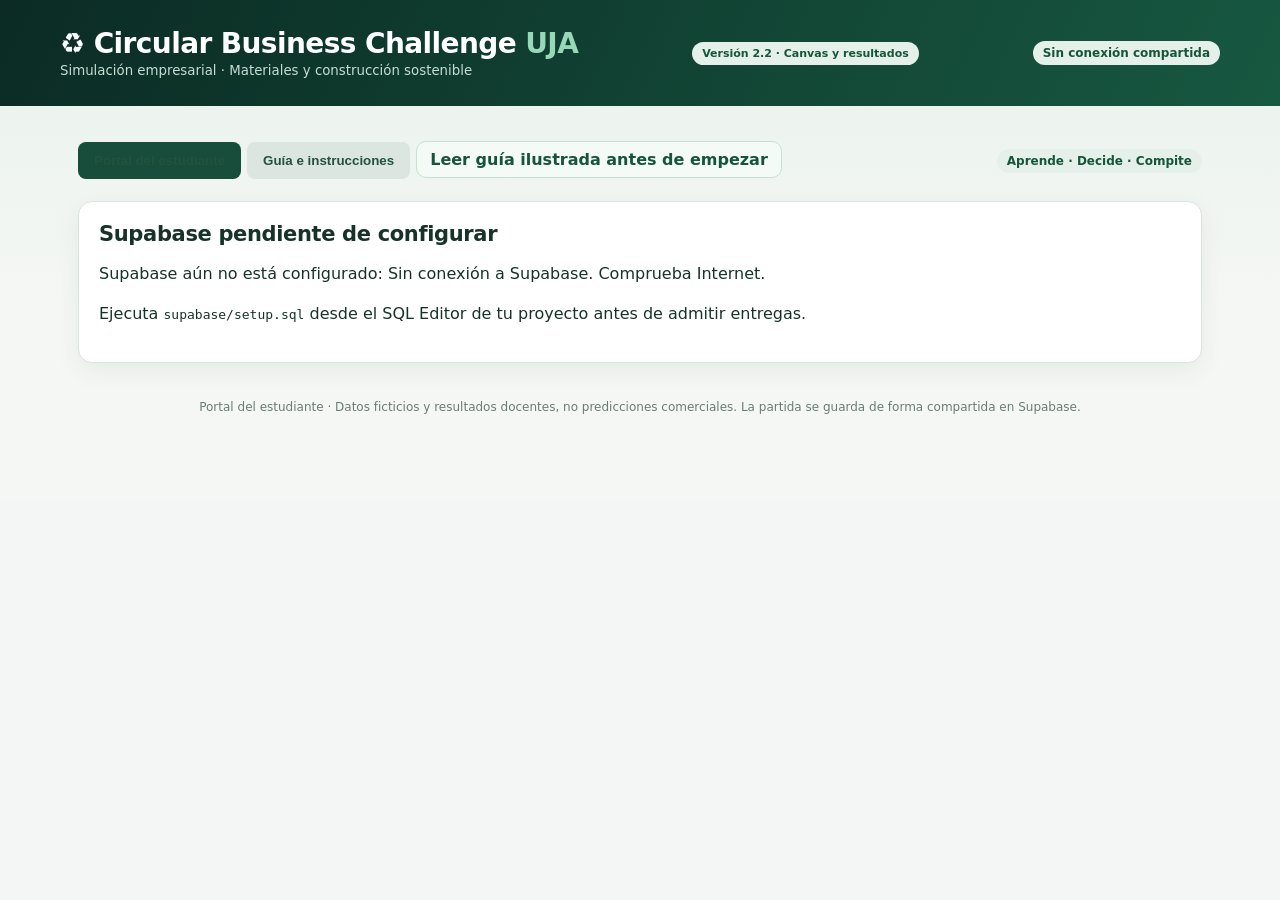
<file: old/index.html>
<!DOCTYPE html><html lang="es"><head><meta charset="UTF-8"><meta name="viewport" content="width=device-width,initial-scale=1"><title>Portal del Estudiante | Circular Business UJA</title><style>
:root{font-family:Inter,system-ui,-apple-system,Segoe UI,sans-serif;background:#f3f6f5;color:#173329}*{box-sizing:border-box}body{margin:0}header{background:#123e30;color:white;padding:21px max(22px,calc((100vw - 1160px)/2));display:flex;justify-content:space-between;align-items:center;gap:12px;flex-wrap:wrap}header h1{margin:0;font-size:22px}header small{color:#c5ddd2}.wrap{max-width:1160px;margin:auto;padding:24px 18px 70px}.card{background:white;border:1px solid #dbe5df;border-radius:14px;padding:20px;margin-bottom:16px;box-shadow:0 2px 9px #16342608}h2{font-size:21px;margin:0 0 14px}h3{font-size:16px;margin:0 0 12px}p{line-height:1.5}.muted,small{color:#617369}.grid{display:grid;grid-template-columns:repeat(auto-fit,minmax(225px,1fr));gap:14px}.kpi{background:#eef5f0;padding:15px;border-radius:9px}.kpi b{display:block;font-size:25px;margin-top:5px}label{display:block;font-weight:600;font-size:13px;margin:13px 0 6px}input,select{width:100%;padding:11px;border:1px solid #b8c9c0;border-radius:8px;background:white;font-size:14px}button{border:0;border-radius:8px;background:#176c4d;color:white;padding:11px 16px;font-weight:650;cursor:pointer;margin:4px 6px 4px 0}button:hover{background:#0d553c}button.secondary{background:#e5eee8;color:#1d503c}button.danger{background:#a43131}button:disabled{opacity:.45;cursor:not-allowed}.pill{font-size:12px;border-radius:50px;padding:5px 10px;background:#e4f0e9;color:#155638;font-weight:700}.tabs{margin-bottom:16px}.tabs button.active{background:#174d3a}.tabs button{background:#dae6df;color:#25523f}table{width:100%;border-collapse:collapse;font-size:14px}th,td{padding:11px 8px;border-bottom:1px solid #e2e9e4;text-align:left}th{color:#456151}td.num,th.num{text-align:right;font-variant-numeric:tabular-nums}.alert{border-left:4px solid #d29c26;background:#fff8e5;padding:13px;border-radius:6px}.success{border-left:4px solid #23875e;background:#e7f6ed;padding:12px;border-radius:6px}.bad{color:#ae2c2c}.good{color:#13774b}.hidden{display:none}.two{display:grid;grid-template-columns:1fr 1fr;gap:14px}@media(max-width:650px){.two{grid-template-columns:1fr}.wrap{padding:14px 10px}header{padding:16px}table{font-size:12px}th,td{padding:8px 4px}}.footer{color:#6a7d72;text-align:center;font-size:12px;margin-top:35px}.tag{font-size:12px;color:#587468;margin:0 0 10px}.bar{height:8px;background:#dfeae4;border-radius:12px;overflow:hidden}.bar>div{height:100%;background:#229466}.flex{display:flex;justify-content:space-between;align-items:center;gap:12px;flex-wrap:wrap}

/* v4: experiencia guiada */
:root{--ink:#14382e;--forest:#123e30;--teal:#16815c;--cream:#f9f7ee}body{background:linear-gradient(180deg,#e8f2ed 0%,#f5f7f4 320px)}header{background:linear-gradient(115deg,#0b2b24,#175841);padding-top:27px;padding-bottom:27px}header h1{font-size:clamp(21px,3vw,28px);letter-spacing:-.6px}button{transition:transform .15s,background .15s,box-shadow .15s}button:hover:not(:disabled){transform:translateY(-1px);box-shadow:0 3px 12px #0b38232a}button:focus-visible,input:focus-visible,select:focus-visible,summary:focus-visible{outline:3px solid #a4d3b7;outline-offset:2px}.card{box-shadow:0 8px 25px #143e2910;border-color:#d8e5dd}h2{letter-spacing:-.35px}.hero{border:0;border-radius:20px;padding:28px 30px;margin-bottom:20px;color:white;background:radial-gradient(circle at 85% 15%,#318b69 0,#1b664b 24%,transparent 54%),linear-gradient(110deg,#0c3429,#174e3a);position:relative;overflow:hidden}.hero h2{font-size:clamp(26px,4vw,38px);max-width:730px;margin:7px 0 10px;line-height:1.12}.hero p{color:#e3f3e9;max-width:720px;margin:0 0 16px}.eyebrow{letter-spacing:2px;text-transform:uppercase;font-size:11px;font-weight:750;color:#a7dec0}.hero-stats{display:flex;gap:9px;flex-wrap:wrap}.hero-stats span{background:#ffffff22;color:white;border:1px solid #ffffff29;border-radius:30px;padding:7px 11px;font-size:12px}.step-cards{display:grid;grid-template-columns:repeat(auto-fit,minmax(190px,1fr));gap:12px;margin:14px 0}.step-card{padding:15px;border:1px solid #d6e5dc;border-radius:12px;background:#f7faf8}.step-card strong{display:block;font-size:14px;margin:7px 0}.step-num{display:inline-grid;place-items:center;width:27px;height:27px;background:#dcefe3;color:#126343;border-radius:50%;font-weight:800}.lesson{background:linear-gradient(145deg,#f2f8f4,#fbfcf9);border:1px solid #cddfd4;border-radius:14px;padding:18px;margin:15px 0}.lesson h3{font-size:18px;margin:5px 0 9px}.lesson ul{padding-left:21px;line-height:1.6}.lesson p{margin:7px 0}.lesson .tag{color:#277152;font-weight:750;letter-spacing:1px;text-transform:uppercase}.roundbar{display:flex;gap:7px;margin:11px 0 18px}.roundbar span{flex:1;text-align:center;border-radius:8px;padding:9px 3px;font-size:11px;font-weight:750;background:#e6eee9;color:#537264}.roundbar span.done{background:#cce6d5;color:#1c6547}.roundbar span.current{background:#155f43;color:#fff}.tips{display:grid;grid-template-columns:repeat(auto-fit,minmax(210px,1fr));gap:11px;margin-top:12px}.tip{background:white;border:1px solid #dce9df;border-radius:10px;padding:12px;font-size:13px}.tip b{display:block;margin-bottom:5px}.actionlist{background:#f5f9f5;border-radius:11px;padding:14px 17px;line-height:1.7}.actionlist ol{margin:6px 0;padding-left:20px}.details{border:1px solid #dbe7dd;border-radius:12px;padding:13px;margin:13px 0}.details summary{cursor:pointer;font-weight:750;color:#225c42}.video-card{background:#f0f6f1;border-left:4px solid #21895c;border-radius:8px;padding:12px 15px;margin-top:12px}.video-card a{color:#176847}.disclaimer{font-size:12px;color:#66766c}.fieldhelp{display:block;font-size:12px;color:#60766a;line-height:1.35;margin-top:4px}.quiz-note{border-left:4px solid #36a477;padding:12px 15px;background:#eff8f1;margin:11px 0}.topnav{display:flex;justify-content:space-between;gap:12px;align-items:center;flex-wrap:wrap;margin:8px 0 18px}.topnav .tabs{margin:0}.footer{line-height:1.5}@media(max-width:650px){.hero{padding:22px 17px}.step-card{padding:12px}.roundbar span{font-size:10px}}

/* v5: laboratorio de modelos de negocio */
textarea{width:100%;min-height:110px;resize:vertical;border:1px solid #bdcfc4;border-radius:10px;padding:12px;font:inherit;line-height:1.45;background:#fff}textarea:focus-visible{outline:3px solid #a4d3b7}.student-menu{display:flex;gap:9px;flex-wrap:wrap;margin:16px 0}.student-menu button{background:#e6f0e9;color:#1b593e}.student-menu button.active{background:#146047;color:#fff}.canvas-grid{display:grid;grid-template-columns:repeat(3,minmax(0,1fr));gap:12px}.canvas-block{background:#fff;border:1px solid #d3e4d8;border-radius:13px;padding:16px;display:flex;flex-direction:column;gap:7px}.canvas-block.highlight{background:#f0f9f3;border-color:#85bc99}.canvas-block h3{margin:0;font-size:15px}.canvas-block p{margin:0;color:#557265;font-size:12px}.canvas-block textarea{flex:1;min-height:132px;font-size:13px}.canvas-block small{font-size:11px}.canvas-chip{display:inline-block;background:#e2eee6;border-radius:50px;padding:4px 8px;font-weight:800;font-size:11px;color:#266b48}.progressline{height:12px;border-radius:30px;background:#e1ebe5;overflow:hidden}.progressline>div{background:#1c9367;height:100%;transition:width .2s}.callout{padding:17px 19px;border:1px solid #abd3b7;border-radius:14px;background:#eff9f1}.callout strong{display:block;margin-bottom:6px}.canvas-notes{margin:0;color:#567466;font-size:13px;line-height:1.5}.idea-banner{background:linear-gradient(110deg,#164534,#26785a);color:white;border-radius:15px;padding:19px;margin-bottom:14px}.idea-banner h2{margin:5px 0;font-size:24px}.idea-banner p{color:#e1f1e7}.idea-form input{font-size:15px}.brief-grid{display:grid;grid-template-columns:repeat(2,1fr);gap:10px}.brief-item{border:1px solid #dbe6dc;padding:13px;border-radius:11px;white-space:pre-wrap;overflow-wrap:anywhere}.brief-item strong{display:block;margin-bottom:7px;color:#19553a}.stepper{display:flex;gap:6px;margin:15px 0}.stepper span{height:6px;flex:1;border-radius:8px;background:#d8e6dc}.stepper span.filled{background:#16875b}.aside-inline{background:#fcf9ef;border:1px solid #eadca8;border-radius:11px;padding:13px;font-size:13px}.idea-presets{display:flex;gap:7px;flex-wrap:wrap}.idea-presets button{background:#f0f3ed;color:#276044;font-size:12px;padding:8px 10px}.idea-presets button:hover{background:#d9e9dc}@media(max-width:850px){.canvas-grid{grid-template-columns:repeat(2,minmax(0,1fr))}}@media(max-width:600px){.canvas-grid,.brief-grid{grid-template-columns:1fr}.canvas-block textarea{min-height:105px}}
@media print{header,.topnav,.student-menu,.footer,button,.hero{display:none!important}.wrap{max-width:none;padding:0}.card{box-shadow:none;border:0}.brief-grid{grid-template-columns:1fr 1fr}.brief-item{break-inside:avoid}}

.video-stage{border-radius:20px;background:linear-gradient(125deg,#0d352d,#1e6549);padding:26px;color:#fff;margin:12px 0 18px}.video-stage h2{font-size:clamp(24px,3vw,34px);margin:7px 0}.video-stage p{color:#e4f3e9}.video-window{background:#061d18;border-radius:16px;overflow:hidden;aspect-ratio:16/9;margin:18px 0;display:grid;place-items:center;position:relative}.video-window iframe,.video-window video{width:100%;height:100%;border:0;display:block}.video-empty{text-align:center;padding:25px;color:#f1f8f4;max-width:510px}.video-empty .play-icon{font-size:44px;display:block;margin-bottom:8px}.video-actions{display:flex;gap:10px;flex-wrap:wrap;align-items:center}.video-actions button{background:#e4f7e9;color:#115138}.video-actions button.secondary{background:#ffffff20;color:#fff;border:1px solid #ffffff55}.video-link{color:#aaf0d1;overflow-wrap:anywhere}.video-agenda{display:grid;grid-template-columns:repeat(auto-fit,minmax(190px,1fr));gap:10px}.video-agenda article{padding:13px;border:1px solid #d4e5d9;border-radius:11px;background:#f5faf6}.video-agenda strong{display:block;margin-bottom:6px}.video-admin{background:#f5faf6;border-radius:12px;padding:16px;margin-top:15px}.video-row{display:grid;grid-template-columns:minmax(140px,240px) 1fr;gap:12px;align-items:center;padding:10px 0;border-bottom:1px solid #dce7dd}.video-row label{margin:0}.video-row input{margin:0}.video-help{color:#527465;font-size:12px;margin-top:9px}.video-success{background:#d8f2e3;color:#125637;padding:9px;border-radius:9px}.video-stage .tag{color:#b9e6ce}@media(max-width:680px){.video-stage{padding:17px}.video-row{grid-template-columns:1fr}}
</style></head><body><header><div><h1>♻ Circular Business Challenge <span style="color:#97d8b6">UJA</span></h1><small>Simulación empresarial · Materiales y construcción sostenible</small></div><span class="pill" style="font-size:11px">Versión 2.2 · Canvas y resultados</span><span id="headstatus" class="pill">Prototipo local</span></header><main class="wrap"><div class="topnav"><div class="tabs" id="tabs"><button data-role="alumno" class="active">Portal del estudiante</button><button data-role="reglas">Guía e instrucciones</button><a href="./guia-alumnado.html" target="_blank" rel="noopener noreferrer" style="display:inline-flex;align-items:center;border:1px solid #c9dfd0;border-radius:10px;padding:8px 13px;font-weight:700;text-decoration:none;color:#16553c;background:#f4faf5">Leer guía ilustrada antes de empezar</a></div><span class="pill">Aprende · Decide · Compite</span></div><section id="view"></section><p class="footer">Portal del estudiante · Datos ficticios y resultados docentes, no predicciones comerciales. La partida se guarda de forma compartida en Supabase.</p></main><script src="./sync.js"></script><script>
'use strict';const KEY='cbc_uja_v1';const names=['CircularBuild','EcoMaterial','ReBuild','GreenTech'];const formats=new Intl.NumberFormat('es-ES',{maximumFractionDigits:0});const euro=n=>formats.format(Math.round(n))+' €';const fmt=n=>formats.format(n);const $=id=>document.getElementById(id);const esc=v=>String(v).replace(/[&<>"']/g,c=>({'&':'&amp;','<':'&lt;','>':'&gt;','"':'&quot;',"'":'&#39;'}[c]));const clamp=(x,a,b)=>Math.max(a,Math.min(b,x));
function defaults(){return {round:1,phase:'decisions',event:'normal',teams:names.map((name,i)=>({id:i+1,name,code:'UJA'+(i+1)+'26',cash:250000,capacity:12500,quality:50,eco:50,market:50,tech:50,last:null,history:[],decision:null,submitted:false})),log:[],results:[]}}let db=defaults(),version=0,remoteReady=false,remoteError='',teamCode='',teacherAuthenticated=false;
let localVideoUrls=[];try{localVideoUrls=JSON.parse(localStorage.getItem('cbc_video_overrides')||'[]')}catch{localVideoUrls=[]}
async function remoteRefresh(silent=false){
 const previous={version,round:db.round,phase:db.phase,event:db.event,submitted:db.teams[selected-1]?.submitted};
 const data=role==='prof'&&teacherAuthenticated?await CBCSync.rpc('cbc_teacher_state'):auth&&teamCode?await CBCSync.rpc('cbc_student_state',{p_code:teamCode}):null;
 if(!data)return;
 db=data.state;version=Number(data.version);
 const changed=previous.round!==db.round||previous.phase!==db.phase||
   previous.event!==db.event||previous.submitted!==db.teams[selected-1]?.submitted;
 // El cambio de evento debe refrescar la pantalla del alumno. No redibujar
 // ante entregas ajenas mientras escribe su propio formulario.
 if(!silent||changed||(role==='prof'&&previous.version!==version&&document.activeElement?.closest('#canvasGradeForm')===null))render();
}
async function teacherSave(){try{let r=await CBCSync.rpc('cbc_teacher_save',{p_state:db,p_version:version});version=Number(r.version);return true;}catch(e){alert('Cambio NO guardado: '+e.message);await remoteRefresh();return false;}}
async function initRemote(){
 try{await CBCSync.rpc('cbc_ping');remoteReady=true;
 if(role==='prof'&&CBCSync.currentToken())try{teacherAuthenticated=true;await remoteRefresh();}catch{teacherAuthenticated=false;CBCSync.logout();}
 }catch(e){remoteError='Supabase aún no está configurado: '+e.message;}
 render();
 if(remoteReady)setInterval(async()=>{if((role==='prof'&&teacherAuthenticated)||(role==='alumno'&&auth&&teamCode))try{await remoteRefresh(true)}catch(e){console.warn('Sincronización',e.message)}},7000);
}let canvasGradeTeam=1;
let role='alumno',selected=1,auth=false,studentSection='video';function save(){/* Estado de partida exclusivo de Supabase */}function activeTeams(){return db.teams.filter(t=>t.active!==false)}function canSetTeams(){return db.phase==='decisions'&&db.results.length===0&&db.teams.every(t=>!t.submitted)}const videoNames=['Presentación general','Ronda 1 · Crear empresa','Ronda 2 · Competir','Ronda 3 · Adaptar','Ronda 4 · Consolidar'];
const videoIntro={title:'Bienvenidos a Circular Business Challenge UJA',story:'Una idea sostenible solo se convierte en empresa cuando crea valor para sus clientes, es técnicamente viable y puede sostenerse económicamente.',objective:'Comprende las reglas, el propósito y las etapas de la competición.',tasks:['Construye una propuesta propia con el Canvas.','Decide precios, producción e inversiones en cuatro rondas.','Defiende la rentabilidad, calidad y desempeño ambiental de tu empresa.'],question:'¿Serás capaz de convertir una innovación circular en un negocio viable?'};
let publishedVideos=['https://youtu.be/NIm4BZ8QeA8','','','',''];function videoUrls(){return publishedVideos.map((published,i)=>{const local=Array.isArray(localVideoUrls)?localVideoUrls[i]:'';return published||(typeof local==='string'&&local.trim()&&safeVideoUrl(local)?local.trim():'')})}
async function loadPublishedVideos(){try{const r=await fetch('./videos.json?v=20261102-intro-NIm4BZ8QeA8',{cache:'no-store'});if(!r.ok)return;const j=await r.json();if(Array.isArray(j.videos)&&j.videos.length===5){publishedVideos=j.videos.map(v=>typeof v==='string'&&safeVideoUrl(v)?v:'');if(publishedVideos[0]!=='https://youtu.be/NIm4BZ8QeA8')publishedVideos[0]='https://youtu.be/NIm4BZ8QeA8';render()}}catch{/* local file preview uses fallback */}}
function safeVideoUrl(raw){try{if(!raw||!raw.trim())return null;const u=new URL(raw.trim());if(!['https:','http:'].includes(u.protocol))return null;return u;}catch{return null}}
function videoSource(input){const u=safeVideoUrl(input);if(!u)return null;const host=u.hostname.toLowerCase().replace(/^www\./,'');if(host==='youtu.be'){const id=u.pathname.slice(1).split('/')[0];if(/^[A-Za-z0-9_-]{11}$/.test(id))return {kind:'iframe',src:'https://www.youtube-nocookie.com/embed/'+id+'?rel=0'}}if(['youtube.com','m.youtube.com','youtube-nocookie.com'].includes(host)){let id=u.searchParams.get('v');if(!id&&u.pathname.startsWith('/embed/'))id=u.pathname.split('/')[2];if(!id&&u.pathname.startsWith('/shorts/'))id=u.pathname.split('/')[2];if(/^[A-Za-z0-9_-]{11}$/.test(id||''))return {kind:'iframe',src:'https://www.youtube-nocookie.com/embed/'+id+'?rel=0'}}if(host==='vimeo.com'||host==='player.vimeo.com'){let id=(u.pathname.match(/\b\d{6,12}\b/)||[])[0];if(id)return {kind:'iframe',src:'https://player.vimeo.com/video/'+id}}if(/\.(mp4|webm|ogg)$/i.test(u.pathname))return {kind:'video',src:u.href};return {kind:'link',src:u.href}}
function videoPlayer(url){const s=videoSource(url);if(!s)return `<div class="video-empty"><span class="play-icon">▶</span><b>Vídeo de esta ronda aún no publicado</b><p>Mientras tanto puedes leer el briefing y continuar con la actividad. El profesor puede añadir la URL del vídeo desde su panel.</p></div>`;if(s.kind==='iframe')return `<iframe src="${esc(s.src)}" title="Vídeo introductorio" loading="lazy" allow="accelerometer; autoplay; encrypted-media; gyroscope; picture-in-picture; web-share" referrerpolicy="strict-origin-when-cross-origin" allowfullscreen></iframe>`;if(s.kind==='video')return `<video controls preload="metadata" playsinline src="${esc(s.src)}">El navegador no puede reproducir este archivo.</video>`;return `<div class="video-empty"><span class="play-icon">↗</span><b>Vídeo disponible mediante enlace externo</b><p>Ábrelo en una pestaña nueva y regresa para continuar.</p><a class="video-link" href="${esc(s.src)}" target="_blank" rel="noopener noreferrer">Abrir vídeo</a></div>`}
function videoStage(){const n=db.round, ch=chapterData[n-1],url=videoUrls()[n];return `<section class="video-stage"><span class="tag">BRIEFING AUDIOVISUAL · RONDA ${n} DE 4</span><h2>${esc(ch.title)}</h2><p>${esc(ch.story)}</p><div class="video-window">${videoPlayer(url)}</div><div class="video-actions"><button id="continueToRound">${n===1?'Continuar a mi Canvas':'Ir a las decisiones de la ronda'} →</button><button id="showIntroVideo" class="secondary">Ver presentación general</button>${safeVideoUrl(url)?`<a href="${esc(url)}" class="video-link" target="_blank" rel="noopener noreferrer">Abrir vídeo fuera de la web ↗</a>`:''}</div></section><section class="card"><h2>Tu misión en esta ronda</h2><p>${esc(ch.objective)}</p><div class="video-agenda">${ch.tasks.map((task,i)=>`<article><strong>${i+1}. Tarea</strong>${esc(task)}</article>`).join('')}</div><div class="quiz-note"><b>Pregunta para debatir en equipo:</b> ${esc(ch.question)}</div><p class="disclaimer">Puedes continuar aunque aún no se haya publicado el vídeo. El vídeo es una introducción, no sustituye las instrucciones del Canvas ni las reglas de decisión.</p></section>`}
function introVideoStage(){const url=videoUrls()[0],ch=videoIntro;return `<section class="video-stage"><span class="tag">INICIO DEL RETO · PRESENTACIÓN GENERAL</span><h2>${esc(ch.title)}</h2><p>${esc(ch.story)}</p><div class="video-window">${videoPlayer(url)}</div><div class="video-actions"><button id="backToRound">Continuar a la ronda ${db.round} →</button>${safeVideoUrl(url)?`<a href="${esc(url)}" target="_blank" class="video-link" rel="noopener noreferrer">Abrir vídeo en nueva pestaña ↗</a>`:''}</div></section><section class="card"><h2>Así funciona el juego</h2><div class="video-agenda">${ch.tasks.map((task,i)=>`<article><strong>Etapa ${i+1}</strong>${esc(task)}</article>`).join('')}</div><div class="quiz-note"><b>El reto:</b> ${esc(ch.question)}</div></section>`}
function videoAdmin(){return `<div class="card"><h2>Vídeos de la simulación</h2><p>Introduce las direcciones públicas para previsualizarlas aquí. Para que <b>todos los alumnos</b> vean los vídeos en GitHub Pages, edita también el archivo <code>videos.json</code> del repositorio con esas mismas cinco direcciones. Se admiten YouTube, Vimeo y MP4/WebM.</p><form id="videoConfigForm"><div class="video-admin">${videoNames.map((name,i)=>`<div class="video-row"><label for="video_url_${i}">${esc(name)}</label><input id="video_url_${i}" name="video_${i}" type="url" inputmode="url" placeholder="https://www.youtube.com/watch?v=..." value="${esc(videoUrls()[i])}"></div>`).join('')}</div><p class="video-help">Usa enlaces de vídeos públicos o no listados con inserción permitida. No sirven enlaces privados ni archivos guardados únicamente en tu ordenador.</p><button type="submit">Guardar enlaces de vídeos</button><button type="button" id="testRoundVideo" class="secondary">Previsualizar ronda actual</button><p id="videoSaveState" class="muted" aria-live="polite"></p></form></div>`}
function moneyCell(n){return `<td class="num">${euro(n)}</td>`}function message(s,cls='success'){return `<div class="${cls}">${s}</div>`}
const fields=[['price','Precio de venta (€/unidad)',20,90,45],['production','Producción prevista (unidades)',0,25000,11500],['capacityInv','Inversión en capacidad (€)',0,100000,10000],['rdInv','Inversión en I+D y calidad (€)',0,100000,15000],['ecoInv','Inversión ambiental (€)',0,100000,15000],['marketingInv','Inversión comercial (€)',0,100000,10000],['recycled','Materia prima recuperada (%)',0,90,45]];
function normalDecision(){return Object.fromEntries(fields.map(x=>[x[0],x[4]]))}function investment(d){return d.capacityInv+d.rdInv+d.ecoInv+d.marketingInv}function valid(d,t){let v=fields.every(([k,,min,max])=>Number.isFinite(d[k])&&d[k]>=min&&d[k]<=max);let maxInvestment=Math.min(150000,Math.max(0,t.cash-15000));return v&&investment(d)<=maxInvestment}
function eventDef(){return {normal:{name:'Mercado estable',desc:'Demanda sectorial estable y costes base.'},raw:{name:'Crisis de materias primas',desc:'El coste de material virgen aumenta un 25 %. Usar materia prima recuperada amortigua la crisis.'},demand:{name:'Caída de la demanda',desc:'La demanda del mercado disminuye un 18 %.'},green:{name:'Compra pública verde',desc:'Los compradores dan más importancia al desempeño ambiental.'},quality:{name:'Control de calidad',desc:'La demanda favorece empresas con prestaciones y calidad verificables.'}}[db.event]}
function profile(t,d,evt){let invest=investment(d);const cashAfter=t.cash-invest;const capacity=t.capacity+Math.floor(d.capacityInv/6);const quality=clamp(t.quality+d.rdInv/2500,0,100);const eco=clamp(t.eco+d.ecoInv/2500,0,100);const marketing=clamp(t.market+d.marketingInv/2500,0,100);const tech=clamp(t.tech+d.rdInv/4000,0,100);const rawCost=evt==='raw'?1.25:1;let variable=18+(100-quality)*0.045+(d.recycled*0.09)+(100-tech)*0.015+7*(1-d.recycled/100)*rawCost;let unitCO2=clamp(40-0.24*d.recycled-0.12*(eco-50),8,40);return {t,d,invest,cashAfter,capacity,quality,eco,marketing,tech,variable,unitCO2};}
function compute(){let evt=db.event;const market=Math.round(50000*(evt==='demand'?.82:1));let players=activeTeams().map(t=>profile(t,t.decision,evt));let attractiveness=players.map(x=>{const d=x.d;let score=Math.exp((45-d.price)/20)*(.6+x.quality/180+x.marketing/260+x.eco/(evt==='green'?130:350));if(evt==='quality')score*=.6+x.quality/110;return Math.max(.01,score)});let shares=attractiveness.map(a=>a/attractiveness.reduce((s,v)=>s+v,0));let remaining=market;let alloc=Array(players.length).fill(0);let eligible=players.map((_,i)=>i);for(let iter=0;iter<8&&remaining>0&&eligible.length;iter++){let weight=eligible.reduce((s,i)=>s+attractiveness[i],0);let assigned=0;for(let i of eligible){let p=players[i],available=Math.max(0,Math.min(p.capacity,p.d.production)-alloc[i]);let demand=Math.floor(remaining*attractiveness[i]/weight);let add=Math.min(available,demand);alloc[i]+=add;assigned+=add}remaining-=assigned;eligible=eligible.filter(i=>alloc[i]<Math.min(players[i].capacity,players[i].d.production));if(assigned===0){if(eligible.length){let i=eligible[0];alloc[i]++;remaining--;eligible=eligible.filter(j=>alloc[j]<Math.min(players[j].capacity,players[j].d.production))}else break;}}let results=players.map((p,i)=>{let sales=alloc[i],revenue=sales*p.d.price,cost=sales*p.variable+28000,operating=revenue-cost,cash=p.cashAfter+operating;let margin=p.d.price-p.variable;let breakeven=margin>0?Math.ceil(28000/margin):null;let share=sales/market*100;let circular=clamp(.5*p.d.recycled+.5*p.eco,0,100);let emissions=sales*p.unitCO2;return {...p,sales,share,revenue,cost,operating,cash,circular,emissions,breakeven}});const maxi=(field)=>Math.max(1,...results.map(r=>Math.max(0,r[field])));results.forEach(r=>{r.score=+(100*(.25*clamp((r.operating+100000)/250000,0,1)+.15*clamp(r.share/35,0,1)+.25*r.circular/100+.15*r.quality/100+.10*clamp(r.cash/300000,0,1)+.10*clamp(r.operating>=0?0.85:0.25,0,1))).toFixed(1)});return {market,results};}
async function execute(){if(db.phase!=='decisions')return alert('La ronda ya está resuelta.');if(activeTeams().length<2||!activeTeams().every(t=>t.submitted))return alert('Faltan decisiones de los equipos activos.');const sim=compute();sim.results.forEach(r=>{let t=db.teams[r.t.id-1];t.cash=r.cash;t.capacity=r.capacity;t.quality=r.quality;t.eco=r.eco;t.market=r.marketing;t.tech=r.tech;t.last={sales:r.sales,share:r.share,operating:r.operating,cash:r.cash,circular:r.circular,quality:r.quality,emissions:r.emissions,score:r.score,unitCO2:r.unitCO2,price:r.d.price,breakeven:r.breakeven};t.history.push({...t.last,round:db.round});});db.results.push({round:db.round,event:db.event,market:sim.market,rows:sim.results.map(r=>({id:r.t.id,name:r.t.name,...db.teams[r.t.id-1].last}))});db.phase='results';db.log.push(`Ronda ${db.round}: ${eventDef().name}. Mercado ${fmt(sim.market)} unidades.`);if(await teacherSave())render()}
async function forceClose(){
 const pending=activeTeams().filter(t=>!t.submitted);
 if(!pending.length)return execute();
 if(!confirm('Faltan '+pending.length+' equipos. Se les asignará una decisión de cero producción e inversión, con costes fijos de la ronda. ¿Cerrar y publicar resultados?'))return;
 pending.forEach(t=>{t.decision={price:45,production:0,capacityInv:0,rdInv:0,ecoInv:0,marketingInv:0,recycled:45};t.submitted=true;t.absent=true});
 db.log.push('Ronda '+db.round+': cierre del profesor con '+pending.length+' equipo(s) sin entregar.');
 await execute();
}
async function nextRound(){if(db.phase!=='results'||db.round>=4)return;db.round++;db.phase='decisions';db.event='normal';db.teams.forEach(t=>{t.decision=null;t.submitted=false;t.absent=false});if(await teacherSave())render()}
const chapterData=[
{title:'La idea se convierte en empresa',subtitle:'Diseño del modelo de negocio',story:'Jaén quiere impulsar soluciones constructivas con menor impacto ambiental. Tu equipo dispone de 250.000 € y una oportunidad de mercado, pero también de rivales con el mismo objetivo. La primera decisión determinará qué tipo de empresa vas a construir.',objective:'Crear una propuesta viable y decidir el posicionamiento inicial.',tasks:['Elige precio y producción anual esperada.','Invierte en capacidad, innovación, circularidad y comercialización.','Asegura fondos suficientes para comenzar a operar.'],question:'¿Qué ventaja competitiva ofrecerá tu empresa y por qué te comprarían?',video:'Imagina que acabas de fundar una empresa en el sector de materiales de construcción sostenible. Tienes una oportunidad: transformar una nueva solución constructiva en un negocio real. Pero no estás solo. Otras tres empresas competirán por los mismos clientes, con recursos iniciales idénticos. Dispones de doscientos cincuenta mil euros y debes decidir qué vas a priorizar: capacidad de producción, investigación, sostenibilidad o comercialización. También fijarás tu primer precio de venta. Recuerda que no se trata únicamente de fabricar un material más ecológico. Tienes que demostrar que satisface una necesidad, que puede venderse y que tu empresa puede sostenerse económicamente. Tus decisiones de hoy serán el punto de partida de toda la competición. ¿Qué modelo de negocio vas a construir?'},
{title:'El mercado dicta sentencia',subtitle:'Competencia y captación de clientes',story:'La empresa ya está en marcha. Los compradores comparan precios, calidad y desempeño ambiental. La demanda es limitada: cada venta que consigue un rival puede ser una oportunidad menos para tu equipo.',objective:'Conseguir ventas sin destruir el margen de contribución.',tasks:['Revisa los resultados publicados de la primera ronda.','Ajusta precios y producción a la cuota real conseguida.','Decide en qué invertir para superar a los competidores.'],question:'¿Conviene vender más barato o diferenciarse con calidad y circularidad?',video:'Tu empresa ha iniciado su actividad y ahora llega la prueba decisiva: el mercado. Los clientes no compran una idea, compran una solución que les aporte valor. Compararán el precio, la calidad, la sostenibilidad y la capacidad de respuesta de las cuatro empresas. La demanda total es limitada, de modo que vuestras decisiones están conectadas: si una empresa gana cuota, otra puede perderla. Antes de decidir, estudia los resultados del ejercicio anterior. ¿Has vendido lo previsto? ¿Has conseguido un margen suficiente? ¿Te sobra capacidad productiva? En esta ronda tendrás que equilibrar ambición y prudencia. Bajar el precio puede atraer compradores, pero también reducir tus beneficios. Invertir en innovación puede reforzar tu posición, aunque consume tesorería. ¿Qué cambiarás para mejorar tu competitividad?'},
{title:'La crisis pone a prueba la estrategia',subtitle:'Gestión de riesgos e incertidumbre',story:'La estabilidad ha terminado. El profesor anuncia un acontecimiento inesperado: subida de materias primas, caída de la demanda, compra pública verde o mayores exigencias de calidad.',objective:'Adaptar la estrategia manteniendo la empresa solvente.',tasks:['Lee cuidadosamente el acontecimiento elegido por el profesor.','Identifica los costes y ventajas competitivas que cambian.','Modifica las decisiones y justifica tu respuesta al riesgo.'],question:'¿Qué sacrificarías hoy para proteger la supervivencia de la empresa?',video:'Las empresas no compiten en un entorno estable. Los precios de las materias primas cambian, los clientes modifican sus preferencias y pueden aparecer nuevas exigencias ambientales o técnicas. En esta tercera ronda, tu empresa afrontará una situación inesperada. El profesor anunciará un evento de mercado que alterará las condiciones de juego. Tendrás que reaccionar con la información disponible y con los recursos que hayas conservado. Una empresa muy rentable puede descubrir que depende demasiado de un insumo. Otra que invirtió en circularidad puede encontrar una ventaja frente a la crisis. Analiza el riesgo, revisa tus costes, protege tu liquidez y explica por qué tu nueva estrategia es la más adecuada. No siempre gana quien más crece: a veces gana quien mejor se adapta.'},
{title:'El momento de demostrar el valor',subtitle:'Consolidación y defensa ante inversores',story:'Llega el último ejercicio. Los resultados acumulados mostrarán si tu estrategia crea una empresa sólida o solo un buen resultado puntual. Es momento de decidir y defender el futuro del negocio.',objective:'Cerrar la competición con una propuesta rentable, sólida y circular.',tasks:['Analiza toda la trayectoria de tu empresa.','Realiza las últimas decisiones de precio e inversión.','Prepara una defensa breve con resultados económicos y ambientales.'],question:'¿Por qué debería financiarse tu empresa y no la de tus competidores?',video:'Has llegado a la ronda final del Circular Business Challenge. Tu empresa ya ha competido, ha tomado decisiones de inversión y se ha enfrentado a la incertidumbre. Ahora debes demostrar que tu modelo de negocio merece continuar. Analiza tus resultados acumulados: ventas, cuota de mercado, tesorería, calidad y circularidad. Decide si es el momento de consolidar, invertir o proteger los recursos disponibles. Recuerda que el mejor negocio no es necesariamente el que más factura, sino el que combina viabilidad económica, desempeño técnico y sostenibilidad. Tras esta última ronda tendrás que defender tu estrategia ante el profesor, que actuará como inversor. ¿Qué has aprendido de tus decisiones? ¿Qué harías de otra forma? Y, sobre todo, ¿por qué merece la pena apostar por tu empresa?'},
];
function roundbar(){return '<div class="roundbar">'+chapterData.map((r,i)=>`<span class="${i+1<db.round?'done':i+1===db.round?'current':''}">${i+1}. ${['Crear','Competir','Adaptar','Consolidar'][i]}</span>`).join('')+'</div>'}
function intro(){const r=chapterData[db.round-1],url=videoUrls()[db.round];return `<section class="hero"><div class="eyebrow">Circular Business Challenge · Capítulo ${db.round} de 4</div><h2>${esc(r.title)}</h2><p>${esc(r.story)}</p><div class="hero-stats"><span>4 empresas</span><span>Un mercado común</span><span>250.000 € iniciales</span><span>Decisiones con consecuencias</span></div></section>${roundbar()}<section class="card"><span class="eyebrow" style="color:#246a4b">Briefing de la ronda</span><h2>${esc(r.subtitle)}</h2><h3>Vídeo introductorio · Ronda ${db.round}</h3><div class="video-window">${videoPlayer(url)}</div>${safeVideoUrl(url)?`<p><a href="${esc(url)}" target="_blank" rel="noopener noreferrer">Abrir vídeo en YouTube</a></p>`:''}<p><b>Tu misión:</b> ${esc(r.objective)}</p><div class="step-cards">${r.tasks.map((t,i)=>`<div class="step-card"><span class="step-num">${i+1}</span><strong>${esc(t)}</strong></div>`).join('')}</div><div class="quiz-note"><b>Pregunta estratégica:</b> ${esc(r.question)}</div></section>`}
function siteHero(){return `<section class="hero"><div class="eyebrow">Universidad de Jaén · Máster en Ingeniería de los Materiales y Construcción Sostenible</div><h2>Construye una empresa. Compite. Aprende de tus decisiones.</h2><p>Gestiona una empresa ficticia de materiales constructivos circulares. Cuatro equipos, cuatro ejercicios, un mercado compartido y decisiones que alteran tus resultados.</p><div class="hero-stats"><span>4 rondas</span><span>4 equipos</span><span>7 decisiones por ronda</span><span>Ranking competitivo</span></div></section>`}
function welcome(){return `<div class="card"><h2>Antes de comenzar</h2><p>Tu objetivo no es solo obtener el máximo beneficio. Deberás justificar un modelo de negocio que combine rentabilidad, prestaciones técnicas y uso responsable de recursos.</p><div class="step-cards"><div class="step-card"><span class="step-num">1</span><strong>Explora tu empresa</strong><small>Consulta tu tesorería, capacidad e indicadores iniciales.</small></div><div class="step-card"><span class="step-num">2</span><strong>Diseña una estrategia</strong><small>Define precios, volumen e inversiones con un límite de presupuesto.</small></div><div class="step-card"><span class="step-num">3</span><strong>Envía tus decisiones</strong><small>El profesor calculará simultáneamente los resultados de los cuatro equipos.</small></div><div class="step-card"><span class="step-num">4</span><strong>Aprende y adapta</strong><small>Compara resultados y mejora tu modelo en la siguiente ronda.</small></div></div><p class="disclaimer">Versión de demostración: las decisiones se guardan en Supabase y se comparten con el profesor.</p></div>`}
function helpNotes(){let tips={price:'Un precio bajo puede mejorar la cuota, pero reduce el margen por unidad.',production:'No podrás vender más de lo que decidas producir ni de tu capacidad instalada.',capacityInv:'Cada 6 € invertidos añaden una unidad de capacidad anual.',rdInv:'Refuerza calidad y tecnología; puede mejorar el coste variable.',ecoInv:'Incrementa el indicador ambiental y mejora las emisiones estimadas.',marketingInv:'Aumenta la visibilidad comercial en el reparto de demanda.',recycled:'Reduce emisiones estimadas y dependencia de materia virgen, pero puede incrementar el coste de procesado.'};return tips}
function prof(){let submitted=activeTeams().filter(t=>t.submitted).length;let active=activeTeams().length;let html=finalAwards()+`<div class="flex"><h2>Panel del profesor</h2><span class="pill">Ronda ${db.round}/4 · ${db.phase==='decisions'?'Recepción de decisiones':'Resultados publicados'}</span></div><div class="grid"><div class="kpi">Equipos activos<b>${active}</b></div><div class="kpi">Decisiones entregadas<b>${submitted}/${active}</b></div><div class="kpi">Capital inicial por equipo<b>250.000 €</b></div><div class="kpi">Demanda de referencia<b>50.000 ud.</b></div></div><div class="card"><h3>Gestión de la ronda</h3><label for="event">Evento de mercado</label><select id="event" ${db.phase==='results'?'disabled':''}>${Object.entries({normal:'Mercado estable',raw:'Crisis de materias primas',demand:'Caída de demanda',green:'Compra pública verde',quality:'Control de calidad'}).map(([k,v])=>`<option value="${k}" ${db.event===k?'selected':''}>${v}</option>`).join('')}</select><p class="muted" id="eventdesc">${esc(eventDef().desc)}</p><button id="execute" ${submitted<active||active<2||db.phase==='results'?'disabled':''}>Calcular y publicar resultados</button>${db.phase==='decisions'&&submitted<active&&active>=2?'<button id="forceClose" class="secondary">Cerrar ronda con pendientes (sin producción)</button>':''}${db.phase==='results'&&db.round<4?'<button id="next">Abrir siguiente ronda</button>':''}${db.round===4&&db.phase==='results'?message('Cuatro rondas finalizadas. Evalúa los Canvas para publicar la clasificación definitiva.'):''}<button class="secondary" id="export">Exportar resultados CSV</button><button class="danger" id="reset">Reiniciar partida</button></div><div class="card"><h3>Equipos participantes</h3><p>Selecciona de 2 a 4 empresas antes de comenzar. Solo las activas compiten, reciben demanda y deben entregar decisiones.</p><div class="team-select">${db.teams.map(t=>`<label style="display:inline-flex;align-items:center;gap:8px;margin-right:20px"><input type="checkbox" class="team-toggle" data-team="${t.id}" style="width:auto" ${t.active!==false?'checked':''} ${canSetTeams()?'':'disabled'}> ${esc(t.name)}</label>`).join('')}</div><p class="muted">Participantes: ${active}. ${canSetTeams()?'Desmarca los equipos que no vayan a jugar.':'Para cambiar equipos, reinicia la partida.'}</p></div><div class="card"><h3>Empresas y accesos</h3><table><thead><tr><th>Empresa</th><th>Código del equipo</th><th>Estado</th><th class="num">Tesorería</th></tr></thead><tbody>${db.teams.map(t=>`<tr><td>${esc(t.name)}</td><td><code>${esc(t.code)}</code></td><td>${t.active===false?'No participa':t.absent?'Sin entrega (cierre docente)':t.submitted?'Entregado':'Pendiente'}</td>${moneyCell(t.cash)}</tr>`).join('')}</tbody></table><p class="muted">Los códigos se generan aleatoriamente en Supabase. Las decisiones se sincronizan entre los equipos mediante Supabase.</p></div>`;html+=`<div class="card"><h3>Propuestas de negocio de los equipos</h3><p class="muted">Consulta las ideas presentadas. El Canvas complementa la puntuación del simulador y puede evaluarse mediante una rúbrica docente independiente.</p><table><thead><tr><th>Equipo</th><th>Propuesta</th><th>Canvas</th><th>Ficha</th></tr></thead><tbody>${db.teams.map(t=>{let p=ideaCompletion(t);return `<tr><td>${esc(t.name)}</td><td>${esc(ideaData(t).title||'Sin definir')}</td><td>${p.count}/${p.total}</td><td><button class="secondary seeIdea" data-team="${t.id}">Consultar</button></td></tr>`}).join('')}</tbody></table><button class="secondary" id="exportCanvas">Exportar propuestas (JSON)</button></div>`;html+=canvasGradingPanel();html+=videoAdmin();if(db.results.length){let latest=db.results.at(-1);html+=`<div class="card"><h3>Clasificación · Ronda ${latest.round}</h3>${rank(latest.rows)}</div><div class="card"><h3>Detalle financiero y ambiental</h3><div style="overflow-x:auto"><table><thead><tr><th>Empresa</th><th class="num">Ventas (ud.)</th><th class="num">Cuota</th><th class="num">Resultado</th><th class="num">Tesorería</th><th class="num">Circularidad</th><th class="num">Emisiones (kg CO₂e)</th></tr></thead><tbody>${latest.rows.map(r=>`<tr><td>${esc(r.name)}</td><td class="num">${fmt(r.sales)}</td><td class="num">${r.share.toFixed(1)} %</td>${moneyCell(r.operating)}${moneyCell(r.cash)}<td class="num">${r.circular.toFixed(1)}/100</td><td class="num">${fmt(r.emissions)}</td></tr>`).join('')}</tbody></table></div></div>`}return intro()+html}
function rank(rows){let sorted=[...rows].sort((a,b)=>b.score-a.score);return `<table><thead><tr><th>Posición</th><th>Empresa</th><th class="num">Puntuación</th><th class="num">Resultado</th></tr></thead><tbody>${sorted.map((r,i)=>`<tr><td>${i+1}</td><td><b>${esc(r.name)}</b></td><td class="num"><b>${r.score.toFixed(1)}/100</b></td>${moneyCell(r.operating)}</tr>`).join('')}</tbody></table>`}

function publishedRounds(){
 if(!Array.isArray(db.results))return [];
 const byRound=new Map();
 for(const rr of db.results){
  const n=Number(rr.round);
  if(n>=1&&n<=4&&Array.isArray(rr.rows)&&rr.rows.length)byRound.set(n,rr);
 }
 return [...byRound.values()].sort((a,b)=>Number(a.round)-Number(b.round));
}
function cumulativeStandings(){
 const rounds=publishedRounds();if(!rounds.length)return null;
 const teamIds=new Set(rounds.flatMap(r=>r.rows.map(x=>Number(x.id))));
 const entries=[...teamIds].map(id=>{
  const t=db.teams.find(x=>Number(x.id)===id);
  const scores=[1,2,3,4].map(n=>{
   const rr=rounds.find(x=>Number(x.round)===n);
   const item=rr?.rows.find(x=>Number(x.id)===id);
   const v=item?.score;
   return v===null||v===undefined||v===''?null:Number(v);
  });
  return {id,name:t?.name||rounds.flatMap(r=>r.rows).find(x=>Number(x.id)===id)?.name||'Equipo '+id,scores,
   total:scores.reduce((sum,v)=>sum+(Number.isFinite(v)?v:0),0)};
 }).sort((a,b)=>b.total-a.total||a.id-b.id);
 return {entries,rounds,complete:rounds.length===4&&entries.every(x=>x.scores.every(Number.isFinite)),
  lastPublished:rounds.some(x=>Number(x.round)===4)};
}
const canvasRubric=[
 ['problem','Problema y oportunidad de negocio',10],
 ['value','Clientes y propuesta de valor',20],
 ['market','Canales, relaciones y fuentes de ingresos',15],
 ['operations','Recursos, actividades, socios y costes',15],
 ['technical','Viabilidad técnica del producto constructivo',15],
 ['circular','Circularidad y sostenibilidad ambiental',15],
 ['coherence','Coherencia global e innovación',10]
];
function canvasScore(t){
 const g=t.canvasGrade;
 if(!g||!g.scores)return null;
 let total=0;
 for(const [key,,max] of canvasRubric){
  const raw=g.scores[key];
  if(raw===null||raw===undefined||raw===''||!Number.isFinite(Number(raw))||Number(raw)<0||Number(raw)>max)return null;
  total+=Number(raw);
 }
 return Math.round(total*10)/10;
}
function finalEvaluation(){
 const d=cumulativeStandings();if(!d)return null;
 const entries=d.entries.map(x=>{
  const team=db.teams.find(t=>Number(t.id)===Number(x.id));
  const grade=team?canvasScore(team):null;
  const simAvg=d.complete?x.total/4:null;
  return {...x,canvas:grade,simAvg,final:simAvg!==null&&grade!==null?+(0.8*simAvg+0.2*grade).toFixed(2):null};
 });
 const graded=entries.every(x=>x.canvas!==null);
 const complete=d.complete&&graded;
 if(complete)entries.sort((a,b)=>b.final-a.final||a.id-b.id);
 return {...d,entries,graded,complete};
}
function canvasGradingPanel(){
 const teams=activeTeams();
 const graded=teams.filter(t=>canvasScore(t)!==null).length;
 const selectedTeam=teams.find(t=>Number(t.id)===Number(canvasGradeTeam))||teams[0];
 if(!selectedTeam)return '';
 const data=ideaData(selectedTeam);
 const saved=selectedTeam.canvasGrade||{scores:{},feedback:''};
 const rubric=canvasRubric.map(([key,label,max])=>{
  const v=saved.scores?.[key];
  return '<tr><td>'+esc(label)+'</td><td>'+max+'</td><td><input type="number" step="0.5" min="0" max="'+max+'" name="'+key+'" required value="'+(v===null||v===undefined?'':esc(v))+'" style="max-width:115px"></td></tr>';
 }).join('');
 const blocks=[...canvasBlocks.map(([key,title])=>[key,title]),...ideaExtras.map(([key,title])=>[key,title])];
 const preview=blocks.map(([key,title])=>'<div class="brief-item"><strong>'+esc(title)+'</strong>'+esc(data[key]||'Sin completar')+'</div>').join('');
 return '<section class="card" id="evaluar-canvas"><h2>Evaluar modelos de negocio · Canvas (20 % de la nota final)</h2>'+
 '<p>Valoración docente de 0 a 100 puntos. El <b>100 % de completitud</b> solo indica que se han rellenado los campos, no que su calidad sea suficiente.</p>'+
 '<p><b>Equipos evaluados: '+graded+'/'+teams.length+'</b>. La evaluación no altera las puntuaciones económicas de las rondas.</p>'+
 '<label for="canvasGradeTeam">Selecciona el equipo que vas a valorar</label>'+
 '<select id="canvasGradeTeam">'+teams.map(t=>'<option value="'+t.id+'" '+(t.id===selectedTeam.id?'selected':'')+'>'+esc(t.name)+(canvasScore(t)!==null?' · Evaluado':' · Pendiente')+'</option>').join('')+'</select>'+
 '<details class="details" open><summary>Consultar el Canvas completo de '+esc(selectedTeam.name)+'</summary>'+
 '<p><strong>'+esc(data.title||selectedTeam.name)+'</strong> · '+esc(data.pitch||'Sin resumen')+'</p>'+
 '<div class="brief-grid">'+preview+'</div></details>'+
 '<form id="canvasGradeForm"><h3>Rúbrica de evaluación</h3><table><thead><tr><th>Criterio</th><th>Máximo</th><th>Puntuación</th></tr></thead><tbody>'+rubric+'</tbody></table>'+
 '<label for="canvasFeedback">Observaciones para el equipo</label>'+
 '<textarea id="canvasFeedback" name="feedback" maxlength="2000" rows="4" placeholder="Fortalezas, aspectos mejorables y recomendaciones...">'+esc(saved.feedback||'')+'</textarea>'+
 '<button type="submit">Guardar evaluación del Canvas</button>'+
 (canvasScore(selectedTeam)!==null?'<p class="muted">Última evaluación guardada: '+canvasScore(selectedTeam).toFixed(1)+'/100.</p>':'')+
 '</form></section>';
}
function finalStandings(){
 const d=cumulativeStandings();
 return db.round===4&&db.phase==='results'&&d?.complete?d.entries:null;
}
function finalAwards(){
 if(db.round!==4)return '';
 if(db.phase!=='results'){
  return '<section class="card"><h2>Resultados finales pendientes</h2><p>La ronda 4 todavía no está publicada. El profesor debe cerrar y publicar sus resultados.</p></section>';
 }
 const d=finalEvaluation();
 if(!d||!d.entries.length){
  return '<section class="card"><h2>Resultados todavía no disponibles</h2><p>No hay resultados de rondas registrados. No es posible proclamar al ganador.</p></section>';
 }
 const complete=d.complete;
 const top=complete?d.entries[0].final:null;
 const winners=complete?d.entries.filter(x=>Math.abs(x.final-top)<0.000001):[];
 const missing=[1,2,3,4].filter(n=>!d.rounds.some(r=>Number(r.round)===n));
 const pending=d.entries.filter(x=>x.canvas===null).map(x=>x.name);
 const tableRows=d.entries.map((x,i)=>{
  const pos=complete?(i+1)+'.º':'—';
  return '<tr><td>'+pos+'</td><td><strong>'+esc(x.name)+'</strong></td>'+
   x.scores.map(n=>'<td class="num">'+(Number.isFinite(n)?n.toFixed(1):'—')+'</td>').join('')+
   '<td class="num">'+(x.simAvg===null?'—':x.simAvg.toFixed(2))+'</td>'+
   '<td class="num">'+(x.canvas===null?'Pendiente':x.canvas.toFixed(1))+'</td>'+
   '<td class="num"><strong>'+(complete?x.final.toFixed(2):'—')+'</strong></td></tr>';
 }).join('');
 const title=complete?(winners.length===1?'Empresa ganadora':'Empate en primera posición'):'Evaluación final pendiente';
 const lead=complete?'<p style="font-size:24px;font-weight:800;color:#135b3c">'+winners.map(x=>esc(x.name)).join(' y ')+'</p>'+
  '<p><strong>Nota final: '+top.toFixed(2)+'/100.</strong></p>':
  '<p><strong>No hay ganador definitivo todavía.</strong> La clasificación final depende del 80 % de la simulación y del 20 % de la evaluación docente del Canvas.</p>'+
  (missing.length?'<p>Rondas sin resultados registrados: '+missing.join(', ')+'.</p>':'')+
  (pending.length?'<p>Canvas pendientes de evaluación: '+pending.map(esc).join(', ')+'.</p>':'');
 return '<section class="card" id="resultado-final" style="border:2px solid #27794d;background:linear-gradient(130deg,#f1faf2,#fff)">'+
 '<div class="eyebrow">CIRCULAR BUSINESS CHALLENGE · EVALUACIÓN FINAL</div>'+
 '<h2>'+title+'</h2>'+lead+
 '<div style="overflow-x:auto"><table><thead><tr><th>Pos.</th><th>Empresa</th><th>R1</th><th>R2</th><th>R3</th><th>R4</th><th>Media 4 rondas</th><th>Canvas /100</th><th>Nota final /100</th></tr></thead><tbody>'+tableRows+'</tbody></table></div>'+
 '<p class="muted">Nota final = 0,80 × (suma de puntuaciones de las cuatro rondas / 4) + 0,20 × Canvas. Los puntos históricos de cada ronda no se modifican. Los empates exactos comparten el primer puesto.</p></section>';
}

function publishedResultsPanel(){
 const rounds=publishedRounds();if(!rounds.length)return '';
 const latest=rounds.at(-1);
 return '<section class="card" id="resultados-publicados"><h2>Resultados publicados · Ronda '+latest.round+'</h2>'+
 '<p>Clasificación de la última ronda cerrada por el profesor.</p>'+
 rank(latest.rows)+'</section>';
}

const canvasBlocks=[
 ['clients','1 · Segmentos de clientes','¿Quién necesita esta solución?','Constructoras, promotoras, fabricantes, administraciones. Define el cliente prioritario y su problema concreto.','¿A qué tipo de comprador venderás primero?'],
 ['value','2 · Propuesta de valor','¿Por qué elegirían tu solución?','Explica qué mejora ofrece frente al material convencional: precio, prestaciones, circularidad o facilidad de instalación.','¿Qué valor concreto recibe el cliente?'],
 ['channels','3 · Canales','¿Cómo llegará al mercado?','Venta directa a constructoras, distribuidores especializados, licitaciones, colaboración con fabricantes.','¿Cómo conocerán, comprarán y recibirán el producto?'],
 ['relations','4 · Relaciones con clientes','¿Cómo generarás confianza?','Asesoramiento técnico, trazabilidad, documentación de prestaciones, servicio posventa y recogida.','¿Cómo captarás y fidelizarás clientes?'],
 ['revenues','5 · Fuentes de ingresos','¿Por qué y cómo te pagarán?','Venta por unidad, contratos de suministro, alquiler de componentes, mantenimiento o recuperación.','Explica cómo se fijará el precio y qué pagará el cliente.'],
 ['resources','6 · Recursos clave','¿Qué necesitas para producir?','Tecnología, equipos, personal técnico, acceso a residuos o subproductos, financiación y ensayos.','¿Qué recursos son imprescindibles?'],
 ['activities','7 · Actividades clave','¿Qué debes hacer bien?','Diseño, formulación, ensayos, fabricación, control de calidad, logística y recuperación de materiales.','¿Cuáles son las operaciones críticas?'],
 ['partners','8 · Socios clave','¿Con quién colaborarás?','Gestores de residuos, proveedores, laboratorios, UJA, constructoras, distribuidores y administraciones.','¿Qué aporta cada socio?'],
 ['costs','9 · Estructura de costes','¿Cuánto cuesta operar?','Materias primas, energía, salarios, transporte, ensayos, certificaciones, fabricación e inversiones.','Distingue costes fijos y variables.']
];
const ideaExtras=[
 ['problem','Problema que quieres resolver','Describe un problema real del sector. ¿Qué residuo se desaprovecha o qué impacto tiene el material actual?'],
 ['product','Producto o solución constructiva','¿Qué desarrollarás y para qué se utilizará? Incluye unidad de venta y aplicación.'],
 ['materials','Materiales y origen','¿De dónde obtendrás las materias primas? ¿Qué parte procede de recursos recuperados?'],
 ['technical','Prestaciones y validación técnica','¿Qué ensayos, requisitos técnicos, seguridad y documentación necesitarás? No des por supuesta la aptitud de un residuo.'],
 ['circularity','Circularidad y final de vida','¿Cómo evitarás residuos, mantendrás materiales en uso o facilitarás recuperación y reutilización?'],
 ['impact','Indicadores e hipótesis','Propón 2–3 indicadores cuantificables (por ejemplo, kg CO₂e por unidad funcional, % recuperado y vida útil) y di cómo los verificarías.']
];
function ideaData(t){if(!t.idea)t.idea={title:'',pitch:'',...Object.fromEntries([...canvasBlocks,...ideaExtras].map(([k])=>[k,'']))};return t.idea}
function ideaCompletion(t){let x=ideaData(t);let needed=['title','pitch',...canvasBlocks.map(a=>a[0]),...ideaExtras.map(a=>a[0])];let filled=needed.filter(k=>String(x[k]||'').trim().length>=(k==='title'?4: k==='pitch'?30:20));return {count:filled.length,total:needed.length,pct:Math.round(100*filled.length/needed.length),missing:needed.filter(k=>!filled.includes(k))}}
function ideaPreview(t){let x=ideaData(t);let bits=canvasBlocks.map(([k,title])=>`<div class="brief-item"><strong>${esc(title)}</strong>${esc(x[k]||'Sin completar')}</div>`).join('');return `<div class="card"><div class="flex"><div><span class="tag">FICHA ESTRATÉGICA DEL EQUIPO</span><h2>${esc(x.title||t.name)}</h2><p>${esc(x.pitch||'Presentación breve pendiente.')}</p></div><button class="secondary" id="printIdea">Imprimir / Guardar PDF</button></div><h3>Canvas de negocio</h3><div class="brief-grid">${bits}</div><h3 style="margin-top:20px">Viabilidad circular y constructiva</h3><div class="brief-grid">${ideaExtras.map(([k,title])=>`<div class="brief-item"><strong>${esc(title)}</strong>${esc(x[k]||'Sin completar')}</div>`).join('')}</div></div>`}
function ideaPortal(t){let x=ideaData(t),p=ideaCompletion(t);let readOnly=db.round>1 || db.phase==='results';return `<section class="idea-banner"><span class="eyebrow">Fase de emprendimiento · Tu empresa empieza aquí</span><h2>De una oportunidad circular a un modelo de negocio</h2><p>Antes de decidir precios e inversiones, definid una propuesta propia. Cada equipo debe justificar para quién crea valor, cómo lo entrega, cómo obtiene ingresos y qué hace circular su solución.</p></section><div class="card"><div class="flex"><div><h2>Tu proyecto empresarial</h2><p class="muted">Los nueve bloques del Business Model Canvas y seis preguntas técnicas adicionales. Respuestas orientativas: entre 2 y 5 frases por bloque.</p></div><span class="pill">${p.count}/${p.total} apartados</span></div><div class="progressline"><div style="width:${p.pct}%"></div></div><p class="muted">Avance de la propuesta: ${p.pct}% · Se considera completo un campo con una explicación mínimamente desarrollada.</p>${readOnly?'<div class="aside-inline">La propuesta queda fijada tras la primera ronda. Puedes consultarla y exportarla, pero no modificarla durante las rondas posteriores.</div>':''}${canvasScore(t)!==null?'<div class="aside-inline"><b>Evaluación docente del Canvas: '+canvasScore(t).toFixed(1)+'/100.</b><p>'+esc(t.canvasGrade?.feedback||'Sin observaciones adicionales.')+'</p></div>':''}<form id="ideaForm" class="idea-form"><div class="two"><div><label for="idea_title">Nombre comercial del proyecto</label><input id="idea_title" name="title" maxlength="100" value="${esc(x.title||'')}" placeholder="Ej. OlivePanel Circular" ${readOnly?'disabled':''}></div><div><label for="idea_pitch">Tu idea en una frase o dos</label><textarea id="idea_pitch" name="pitch" maxlength="650" style="min-height:82px" placeholder="Fabricamos ... para ... utilizando ... y nos diferenciamos por ..." ${readOnly?'disabled':''}>${esc(x.pitch||'')}</textarea></div></div><div class="callout"><strong>El reto de tu equipo</strong>Diseñad un producto constructivo con una función equiparable a la de vuestros rivales. Podéis utilizar una tecnología o material diferente. En la competición económica, el motor compara las mismas unidades funcionales y la calidad se representa con un índice didáctico.</div><h3 style="margin-top:20px">Lienzo de modelo de negocio · 9 bloques</h3><p class="canvas-notes">Empezad por segmentos de clientes y propuesta de valor. A continuación explicad cómo venderéis, operaréis y financiaréis la solución.</p><div class="canvas-grid">${canvasBlocks.map(([k,title,question,tip,prompt],i)=>`<section class="canvas-block ${k==='value'?'highlight':''}"><span class="canvas-chip">CANVAS ${i+1}/9</span><h3>${esc(title)}</h3><p><b>${esc(question)}</b></p><small>${esc(tip)}</small><label for="idea_${k}">${esc(prompt)}</label><textarea id="idea_${k}" name="${k}" maxlength="1300" placeholder="Redacta una respuesta concreta, aplicable a tu empresa..." ${readOnly?'disabled':''}>${esc(x[k]||'')}</textarea></section>`).join('')}</div><h3 style="margin-top:24px">Aplicación técnica y ambiental al sector</h3><p class="canvas-notes">Esta parte complementa el Canvas: una idea innovadora debe demostrar que puede materializarse en un producto seguro y con mejoras ambientales verificables.</p><div class="canvas-grid">${ideaExtras.map(([k,title,tip])=>`<section class="canvas-block"><h3>${esc(title)}</h3><small>${esc(tip)}</small><textarea id="idea_${k}" name="${k}" maxlength="1300" placeholder="Incluye hipótesis y cómo comprobarlas..." ${readOnly?'disabled':''}>${esc(x[k]||'')}</textarea></section>`).join('')}</div>${!readOnly?'<div class="flex" style="margin-top:20px"><button type="submit">Guardar propuesta de negocio</button><span class="muted" id="ideaSaveMsg">Los cambios se guardan al pulsar este botón.</span></div>':''}</form></div>`}
function studentHeader(t){let p=ideaCompletion(t);return `<div class="flex"><div><span class="tag">ESPACIO PRIVADO DE TRABAJO</span><h2>${esc(t.name)}${ideaData(t).title?' · '+esc(t.idea.title):''}</h2></div><button class="secondary" id="logout">Cambiar de equipo</button></div><div class="student-menu"><button id="studentVideo" class="${studentSection==='video'||studentSection==='introvideo'?'active':''}">0 · Vídeos y misión</button><button id="studentIdea" class="${studentSection==='idea'?'active':''}">1 · Mi modelo de negocio (${p.pct}%)</button><button id="studentDecisions" class="${studentSection==='decisions'?'active':''}">2 · Decisiones de la ronda</button><button id="studentBrief" class="${studentSection==='brief'?'active':''}">3 · Presentación del proyecto</button><button id="studentResults" class="${studentSection==='results'?'active':''}">4 · Resultados</button></div>`}

function student(){if(!auth)return siteHero()+welcome()+`<div class="card"><h2>Portal del alumnado</h2><p>Introduce el código privado de tu equipo. Las decisiones se entregan al servidor compartido.</p><label>Código de equipo</label><input id="teamcode" placeholder="Código privado del equipo" autocomplete="off"><button id="login">Entrar en el equipo</button><p><a href="./guia-alumnado.html" target="_blank" rel="noopener noreferrer">Antes de entrar: lee la guía detallada del juego</a></p><p class="muted">Para demostración, el profesor puede consultar los cuatro códigos en su panel.</p></div>`;let t=db.teams[selected-1];if(t.active===false)return studentHeader(t)+'<div class="card"><h2>Equipo no participante</h2><p>Este equipo no participa en la partida.</p><button id="inactiveLogout">Cambiar de equipo</button></div>';let html=studentHeader(t);if(studentSection==='results')return html+(db.round===4?finalAwards():'')+(publishedResultsPanel()||'<div class="card"><h2>Resultados pendientes</h2><p>El profesor todavía no ha publicado resultados.</p></div>');if(studentSection==='video')return html+videoStage();if(studentSection==='introvideo')return html+introVideoStage();if(studentSection==='idea')return html+ideaPortal(t);if(studentSection==='brief')return html+ideaPreview(t);html+=`<div class="grid"><div class="kpi">Tesorería<b>${euro(t.cash)}</b></div><div class="kpi">Capacidad anual<b>${fmt(t.capacity)} ud.</b></div><div class="kpi">Calidad<b>${t.quality.toFixed(0)}/100</b></div><div class="kpi">Desempeño ambiental<b>${t.eco.toFixed(0)}/100</b></div></div>`;if(db.phase==='results'){html+=`<div class="card"><h3>Ronda ${db.round} resuelta</h3><p>${t.last?`Unidades vendidas: <b>${fmt(t.last.sales)}</b> · Resultado operativo: <b>${euro(t.last.operating)}</b> · Cuota de mercado: <b>${t.last.share.toFixed(1)} %</b>.`:'No hay resultados.'}</p><p class="muted">Las decisiones de la siguiente ronda se abrirán cuando el profesor continúe.</p></div>`;if(db.phase==='results'&&t.decision){html+='<div class="card"><h3>Decisiones entregadas · Ronda '+db.round+'</h3><table><thead><tr><th>Variable</th><th>Decisión</th></tr></thead><tbody>'+fields.map(([k,label])=>'<tr><td>'+esc(label)+'</td><td>'+fmt(Number(t.decision[k]??0))+'</td></tr>').join('')+'</tbody></table><p class="muted">Consulta de las decisiones enviadas, sin posibilidad de modificarlas tras el cierre.</p></div>';}if(t.history&&t.history.length){html+='<div class="card"><h3>Historial de las cuatro rondas</h3><table><thead><tr><th>Ronda</th><th class="num">Ventas</th><th class="num">Resultado</th><th class="num">Puntos</th></tr></thead><tbody>'+t.history.map(h=>'<tr><td>'+h.round+'</td><td class="num">'+fmt(Number(h.sales||0))+'</td>'+moneyCell(Number(h.operating||0))+'<td class="num">'+Number(h.score||0).toFixed(1)+'</td></tr>').join('')+'</tbody></table></div>';}
return intro()+html}html+=`<div class="card"><h3>Ronda ${db.round}: toma de decisiones</h3><div class="alert"><b>Evento:</b> ${esc(eventDef().name)}. ${esc(eventDef().desc)}</div><p class="muted">Las inversiones se descuentan de la tesorería. Debe conservarse un colchón mínimo de 15.000 €; el máximo de inversión por ronda es 150.000 €.</p>${t.submitted?message('Decisiones entregadas. Puedes revisarlas, pero ya no modificarlas hasta la próxima ronda.'):ideaCompletion(t).count<ideaCompletion(t).total?`<div class="aside-inline"><b>Primero presenta tu idea de negocio.</b><p>Completa los ${ideaCompletion(t).total} apartados de la propuesta, incluidos los nueve bloques Canvas, para desbloquear las decisiones de la primera ronda.</p><button id="goCanvas">Completar mi Canvas</button></div>`:`<form id="decisions"><div class="two">${fields.map(([k,label,min,max,def])=>`<div><label for="f_${k}">${label}</label><input id="f_${k}" name="${k}" type="number" step="1" min="${min}" max="${max}" value="${t.decision?.[k]??def}" required><span class="fieldhelp">${esc(helpNotes()[k])}</span></div>`).join('')}</div><p id="investPreview" class="muted"></p><button type="submit">Enviar decisiones del equipo</button></form>`}</div>`;if(t.history.length){html+=`<div class="card"><h3>Historial del equipo</h3><table><thead><tr><th>Ronda</th><th class="num">Ventas</th><th class="num">Resultado</th><th class="num">Puntos</th></tr></thead><tbody>${t.history.map(h=>`<tr><td>${h.round}</td><td class="num">${fmt(h.sales)}</td>${moneyCell(h.operating)}<td class="num">${h.score.toFixed(1)}</td></tr>`).join('')}</tbody></table></div>`}return intro()+html}
function rules(){return siteHero()+welcome()+`<div class="card"><h2>Reglas de simulación · Versión 1</h2><p>Cuatro empresas venden un <b>elemento constructivo de función equivalente</b> y compiten por 50.000 unidades anuales. Todas parten con 250.000 € en tesorería, capacidad de 12.500 unidades, y niveles iniciales de calidad, impacto ambiental, comercialización y tecnología de 50/100.</p><h3>Decisiones y efectos</h3><table><tr><th>Decisión</th><th>Efecto</th></tr><tr><td>Precio</td><td>Menor precio favorece la demanda; un mayor precio aumenta el margen unitario.</td></tr><tr><td>Capacidad</td><td>Por cada 6 € invertidos se añade una unidad de capacidad anual.</td></tr><tr><td>I+D</td><td>Mejora calidad, tecnología y parcialmente el coste variable.</td></tr><tr><td>Inversión ambiental</td><td>Mejora el indicador ambiental y reduce emisiones de fabricación del escenario.</td></tr><tr><td>Marketing</td><td>Aumenta el atractivo comercial y potencialmente las ventas.</td></tr><tr><td>Materia recuperada</td><td>Reduce emisiones estimadas, pero puede incrementar tratamiento y control de calidad.</td></tr></table><h3>Motor económico</h3><p>Demanda distribuida mediante atractivo comercial (precio, calidad, marketing y sostenibilidad). Las ventas quedan limitadas por capacidad y producción elegida. Costes: coste variable por unidad vendida más 28.000 € fijos por ronda. Resultado operativo = ingresos − costes. Tesorería final = tesorería inicial − inversiones + resultado operativo. No hay financiación, impuestos, amortización ni inventario.</p><h3>Puntuación</h3><p>Rentabilidad 25 % · Cuota 15 % · Circularidad 25 % · Calidad 15 % · Tesorería 10 % · Adaptación financiera 10 %. Todos los indicadores se normalizan a escalas didácticas. La clasificación de cada ronda utiliza estos factores. En la clasificación final, la media de las cuatro rondas representa el 80 % y la valoración del Canvas por el profesor representa el 20 %. La clasificación se actualiza en cada ronda y no representa una valoración comercial real.</p><h3>Limitaciones</h3><p>Las emisiones son estimaciones didácticas en kg CO₂e por unidad vendida, no un análisis de ciclo de vida. No se modelan normas técnicas, seguridad del producto, demanda real ni competencia externa. Los equipos deben justificar técnicamente los materiales y prestaciones en su cuaderno de trabajo.</p><h3>Vídeos de introducción</h3><p>El profesor puede configurar cinco vídeos desde su panel: presentación general y uno por ronda. El alumno accede a la pantalla audiovisual al entrar con su código y puede continuar al Canvas o a las decisiones. Los vídeos públicos se cargan desde videos.json.</p><h3>Uso en clase</h3><p>1. El profesor crea la sesión (ya inicializada). 2. Cada equipo accede con código. 3. Envía decisiones. 4. Cuando hay cuatro entregas, el profesor ejecuta la ronda. 5. Se examinan los resultados y se abre la siguiente. 6. Al acabar, exporta el CSV.</p></div>`}
function csvExport(){let rows=[['Ronda','Evento','Empresa','Ventas','Cuota %','Resultado €','Tesorería €','Circularidad','Calidad','Emisiones kg CO2e','Puntuación']];for(let rr of db.results)for(let r of rr.rows)rows.push([rr.round,rr.event,r.name,r.sales,r.share.toFixed(2),r.operating.toFixed(2),r.cash.toFixed(2),r.circular.toFixed(2),r.quality.toFixed(2),r.emissions.toFixed(2),r.score.toFixed(1)]);let blob=new Blob(['\ufeff'+rows.map(r=>r.join(';')).join('\r\n')],{type:'text/csv;charset=utf-8'});let a=document.createElement('a');a.href=URL.createObjectURL(blob);a.download='circular_business_uja_resultados.csv';a.click();setTimeout(()=>URL.revokeObjectURL(a.href),500)}
function downloadCanvas(){const data=db.teams.map(t=>({equipo:t.name,propuesta:ideaData(t),completitud:ideaCompletion(t).pct}));let blob=new Blob([JSON.stringify(data,null,2)],{type:'application/json;charset=utf-8'});let a=document.createElement('a');a.href=URL.createObjectURL(blob);a.download='circular_business_uja_canvas_equipos.json';a.click();setTimeout(()=>URL.revokeObjectURL(a.href),500)}
function render(){
 if(!remoteReady){$('headstatus').textContent='Sin conexión compartida';$('view').innerHTML='<div class="card"><h2>Supabase pendiente de configurar</h2><p>'+esc(remoteError||'Comprobando conexión compartida…')+'</p><p>Ejecuta <code>supabase/setup.sql</code> desde el SQL Editor de tu proyecto antes de admitir entregas.</p></div>';return;}
 if(role==='prof'&&!teacherAuthenticated){
  $('headstatus').textContent='Acceso del profesor';
  $('view').innerHTML='<div class="card"><h2>Acceso seguro del profesor</h2><p>Inicia sesión con el usuario de Supabase Authentication autorizado en cbc_teachers.</p><form id="teacherLogin"><label>Correo electrónico</label><input id="teacherEmail" type="email" autocomplete="username" required><label>Contraseña</label><input id="teacherPassword" type="password" autocomplete="current-password" required><button type="submit">Entrar</button></form></div>';
  $('teacherLogin').onsubmit=async e=>{e.preventDefault();const button=e.currentTarget.querySelector('button');button.disabled=true;try{const data=await CBCSync.login($('teacherEmail').value.trim(),$('teacherPassword').value);teacherAuthenticated=true;db=data.state;version=Number(data.version);render();}catch(err){CBCSync.logout();teacherAuthenticated=false;alert('Acceso denegado: '+err.message);button.disabled=false;}};return;
 }
 document.querySelectorAll('.tabs button').forEach(b=>b.classList.toggle('active',b.dataset.role===role));$('headstatus').textContent=`Ronda ${db.round} de 4`; $('view').innerHTML=role==='prof'?prof():role==='alumno'?student():rules();if(role==='prof'){document.querySelectorAll('.seeIdea').forEach(b=>b.onclick=()=>{selected=Number(b.dataset.team);role='alumno';auth=true;studentSection='brief';render()});if($('exportCanvas'))$('exportCanvas').onclick=()=>downloadCanvas();}if(role==='alumno'&&auth){if($('inactiveLogout'))$('inactiveLogout').onclick=()=>{auth=false;teamCode='';render()};if($('studentVideo'))$('studentVideo').onclick=()=>{studentSection='video';render()};if($('continueToRound'))$('continueToRound').onclick=()=>{studentSection=db.round===1?'idea':'decisions';render()};if($('showIntroVideo'))$('showIntroVideo').onclick=()=>{studentSection='introvideo';render()};if($('backToRound'))$('backToRound').onclick=()=>{studentSection='video';render()};if($('studentIdea'))$('studentIdea').onclick=()=>{studentSection='idea';render()};if($('studentDecisions'))$('studentDecisions').onclick=()=>{studentSection='decisions';render()};if($('studentBrief'))$('studentBrief').onclick=()=>{studentSection='brief';render()};if($('studentResults'))$('studentResults').onclick=()=>{studentSection='results';render()};if($('goCanvas'))$('goCanvas').onclick=()=>{studentSection='idea';render()};if($('printIdea'))$('printIdea').onclick=()=>window.print();if($('ideaForm')){$('ideaForm').onsubmit=async e=>{e.preventDefault();const t=db.teams[selected-1];if(db.round>1||db.phase==='results')return;const form=new FormData(e.currentTarget);for(const k of ['title','pitch',...canvasBlocks.map(x=>x[0]),...ideaExtras.map(x=>x[0])])ideaData(t)[k]=String(form.get(k)||'').trim();try{await CBCSync.rpc('cbc_save_idea',{p_code:teamCode,p_idea:ideaData(t)});await remoteRefresh();}catch(err){alert('La propuesta NO se guardó: '+err.message+'\nTu texto sigue en el formulario. No recargues la página hasta guardarlo de nuevo.');}};}}if(role==='prof'){
 if($('canvasGradeTeam'))$('canvasGradeTeam').onchange=e=>{canvasGradeTeam=Number(e.target.value);render()};
 if($('canvasGradeForm'))$('canvasGradeForm').onsubmit=async e=>{
  e.preventDefault();const t=db.teams.find(x=>x.id===Number(canvasGradeTeam));if(!t)return;
  const data=new FormData(e.currentTarget),scores={};let sum=0;
  for(const [key,,max] of canvasRubric){
   const raw=data.get(key);if(raw===null||String(raw).trim()==='')return alert('Puntúa todos los criterios.');
   const val=Number(raw);
   if(!Number.isFinite(val)||val<0||val>max||Math.round(val*2)!==val*2)return alert('Revisa las puntuaciones: usa intervalos de medio punto y respeta cada máximo.');
   scores[key]=val;sum+=val;
  }
  t.canvasGrade={scores,feedback:String(data.get('feedback')||'').trim()};
  if(await teacherSave()){alert('Canvas evaluado y guardado: '+sum.toFixed(1)+'/100.');render();}
 };
 document.querySelectorAll('.team-toggle').forEach(box=>box.onchange=async()=>{if(!canSetTeams()){alert('La partida ya ha comenzado. Reiníciala para cambiar equipos.');render();return;}const team=db.teams.find(t=>t.id===Number(box.dataset.team));if(!team)return;team.active=box.checked;if(activeTeams().length<2){team.active=true;alert('Deben participar al menos dos equipos.');}if(await teacherSave())render();});if($('videoConfigForm'))$('videoConfigForm').onsubmit=e=>{e.preventDefault();let vals=videoNames.map((_,i)=>$('video_url_'+i).value.trim());if(vals.some(v=>v&&!safeVideoUrl(v)))return alert('Revisa los enlaces: deben empezar por https:// o http://');localVideoUrls=vals;localStorage.setItem('cbc_video_overrides',JSON.stringify(vals));$('videoSaveState').textContent='Vista previa local. Para todos los alumnos se publica en videos.json.';};if($('testRoundVideo'))$('testRoundVideo').onclick=()=>{role='alumno';auth=true;selected=1;studentSection=db.round===4&&db.phase==='results'?'results':db.round===1&&videoUrls()[0]?'introvideo':'video';render()};if($('event'))$('event').onchange=async e=>{db.event=e.target.value;if(await teacherSave())render()};if($('execute'))$('execute').onclick=execute;if($('forceClose'))$('forceClose').onclick=forceClose;if($('next'))$('next').onclick=nextRound;$('export').onclick=csvExport;$('reset').onclick=async()=>{if(confirm('¿Reiniciar TODA la partida compartida? Se borrarán entregas, Canvas y resultados y cambiarán los códigos.')){try{await CBCSync.rpc('cbc_reset');await remoteRefresh();}catch(e){alert('No se pudo reiniciar: '+e.message)}}}}if(role==='alumno'){if($('login'))$('login').onclick=async()=>{const code=$('teamcode').value.trim();if(!code)return alert('Introduce el código del equipo.');try{const data=await CBCSync.rpc('cbc_student_state',{p_code:code});db=data.state;version=Number(data.version);let t=db.teams.find(x=>x.code.toLowerCase()===code.toLowerCase());if(!t)throw Error('No se pudo identificar el equipo');teamCode=code;selected=t.id;auth=true;studentSection=db.round===1&&videoUrls()[0]?'introvideo':'video';render()}catch(e){alert('No se pudo acceder: '+e.message)}};if($('logout'))$('logout').onclick=()=>{auth=false;teamCode='';render()};if($('decisions')){$('decisions').oninput=()=>{let d=Object.fromEntries(fields.map(([k])=>[k,Number($('f_'+k).value)]));let t=db.teams[selected-1];let amount=investment(d);$('investPreview').innerHTML=`Inversión total: <b>${euro(amount)}</b>. Disponible máximo: ${euro(Math.min(150000,Math.max(0,t.cash-15000)))}.`};$('decisions').oninput();$('decisions').onsubmit=async e=>{e.preventDefault();let t=db.teams[selected-1];let d=Object.fromEntries(fields.map(([k])=>[k,Number($('f_'+k).value)]));if(!valid(d,t))return alert('Revisa los rangos, el presupuesto de 150.000 € y la reserva mínima de tesorería.');try{await CBCSync.rpc('cbc_submit_decision',{p_code:teamCode,p_round:db.round,p_decision:d});await remoteRefresh();alert('Entrega registrada en Supabase. El profesor ya puede verla.');}catch(err){alert('ENTREGA NO REGISTRADA: '+err.message);await remoteRefresh();}}}}}
document.addEventListener('click',e=>{const b=e.target.closest('.copy-script');if(b){const index=Number(b.dataset.round)-1;if(navigator.clipboard&&chapterData[index])navigator.clipboard.writeText(chapterData[index].video).then(()=>alert('Guion copiado')).catch(()=>alert('No se pudo copiar. Selecciona el texto manualmente.'));}});document.querySelectorAll('.tabs button').forEach(b=>b.addEventListener('click',()=>{role=b.dataset.role==='reglas'?'reglas':'alumno';render()}));render();loadPublishedVideos();initRemote();
</script></body></html>
</file>
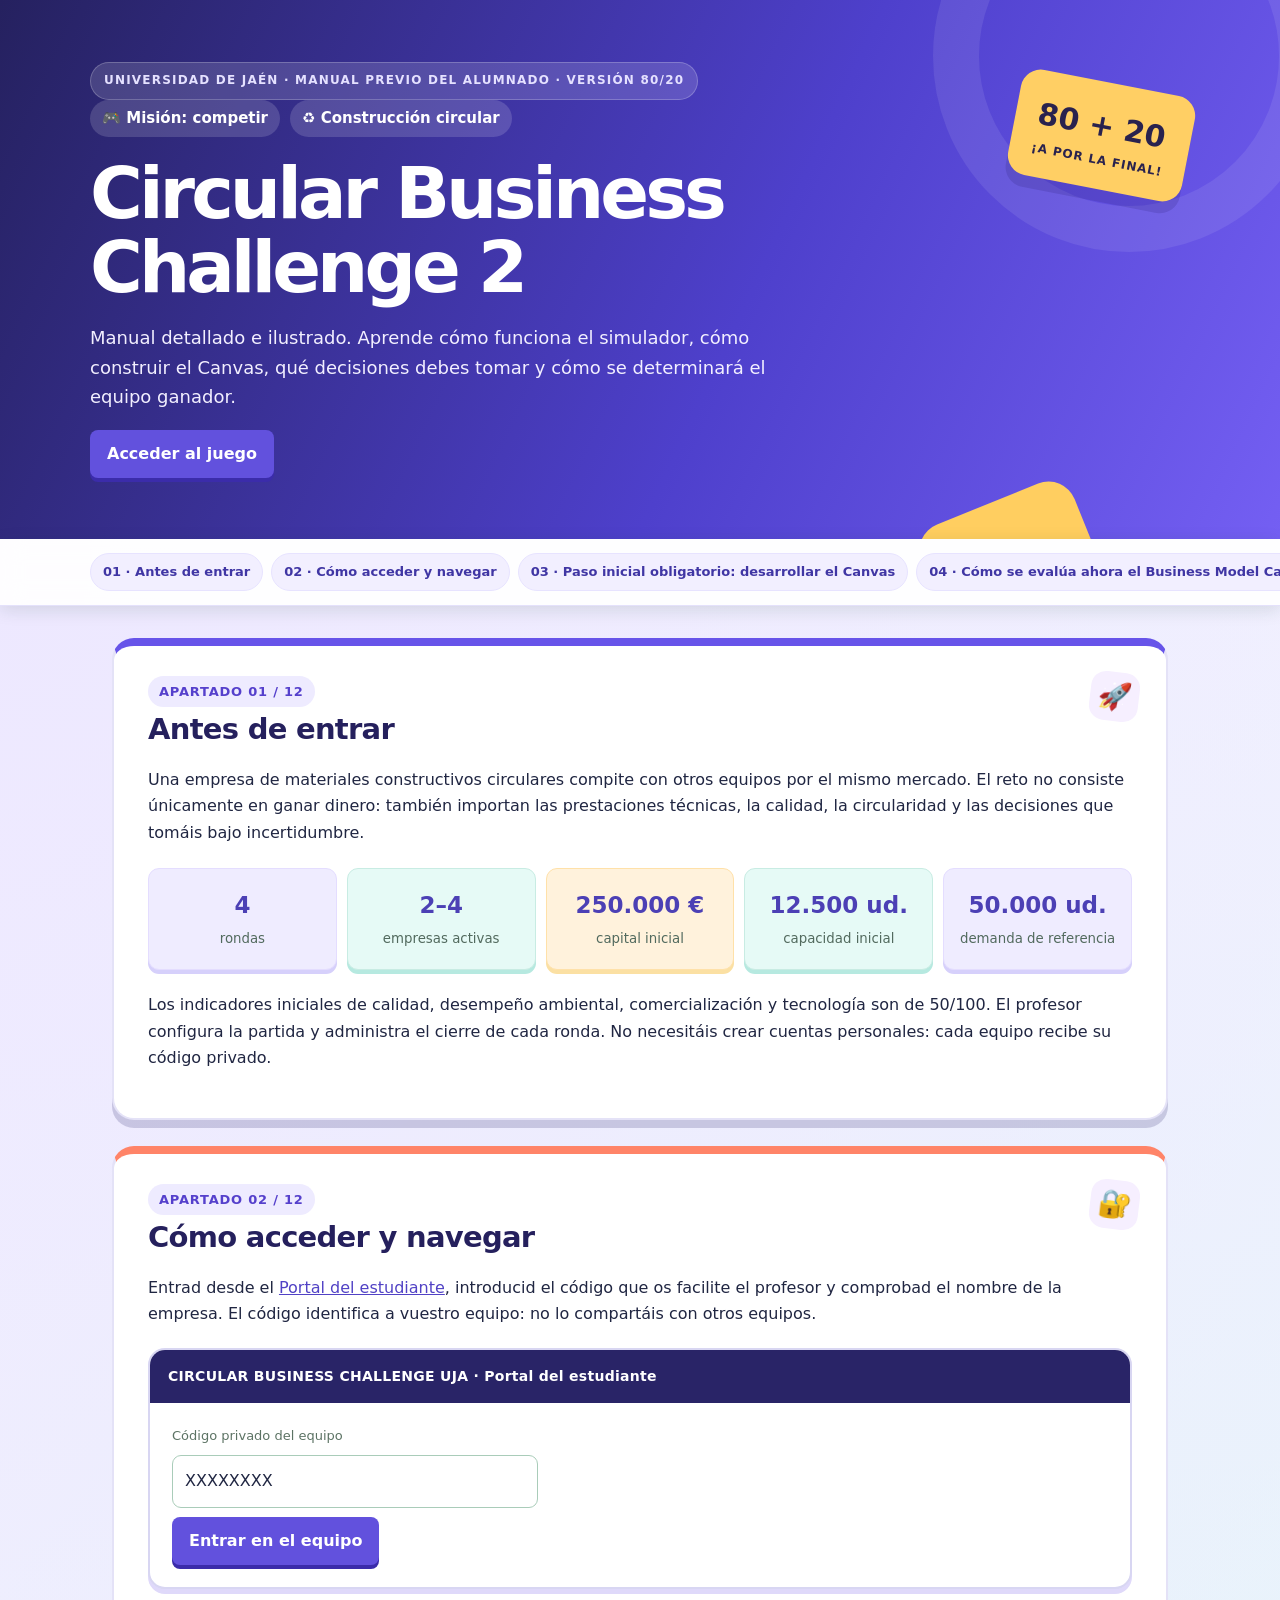
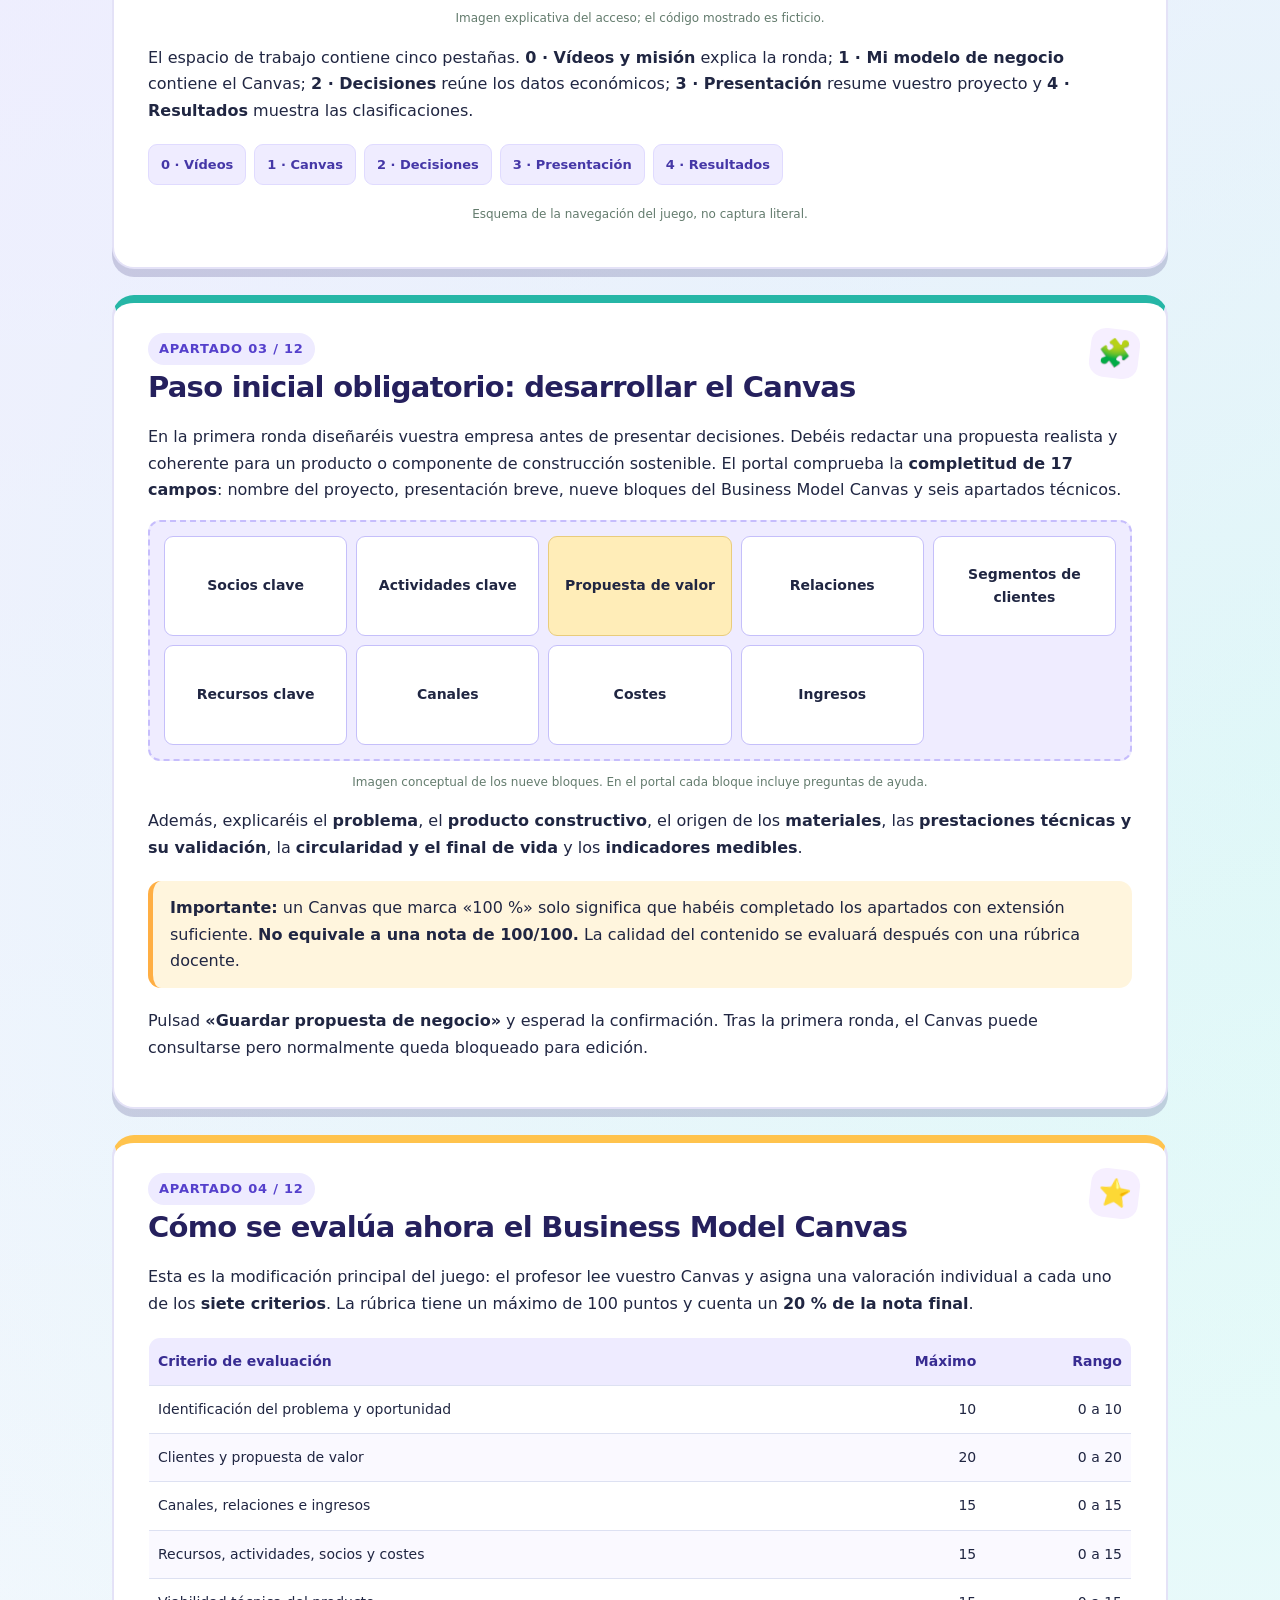
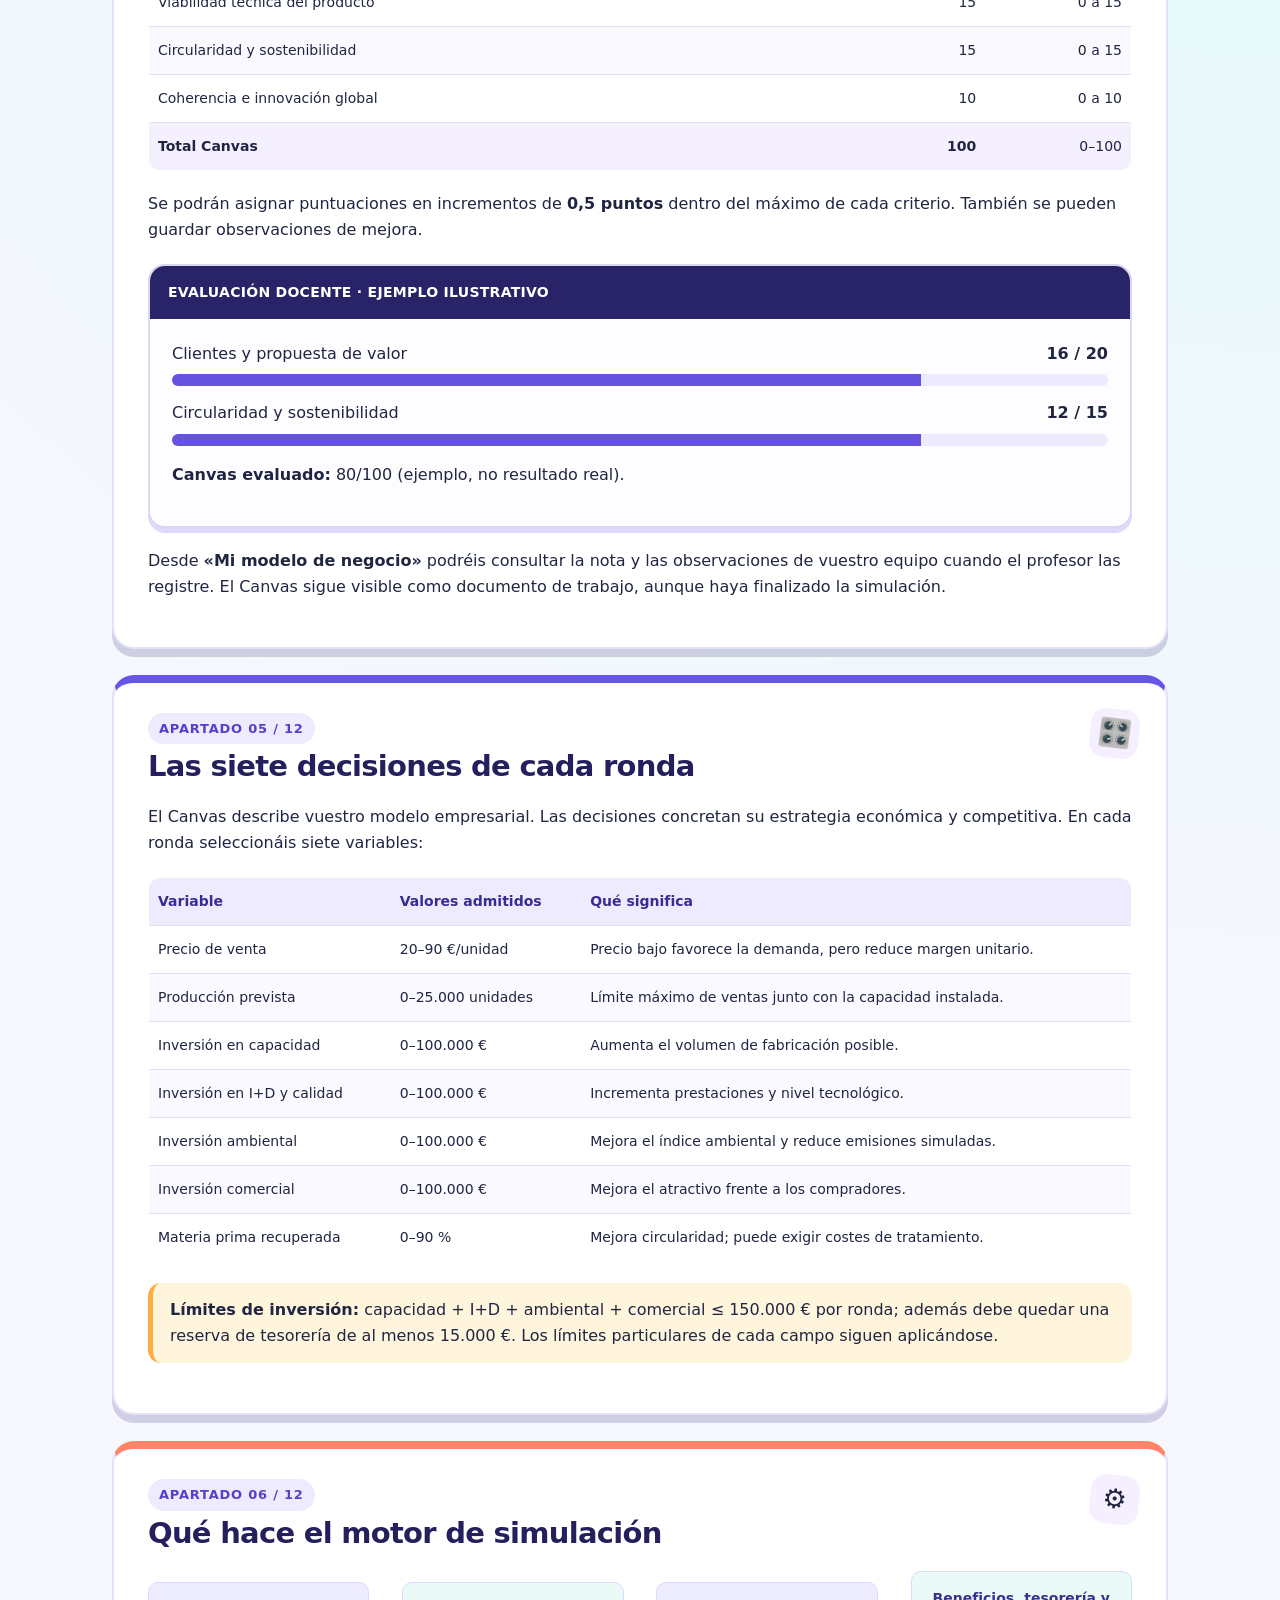
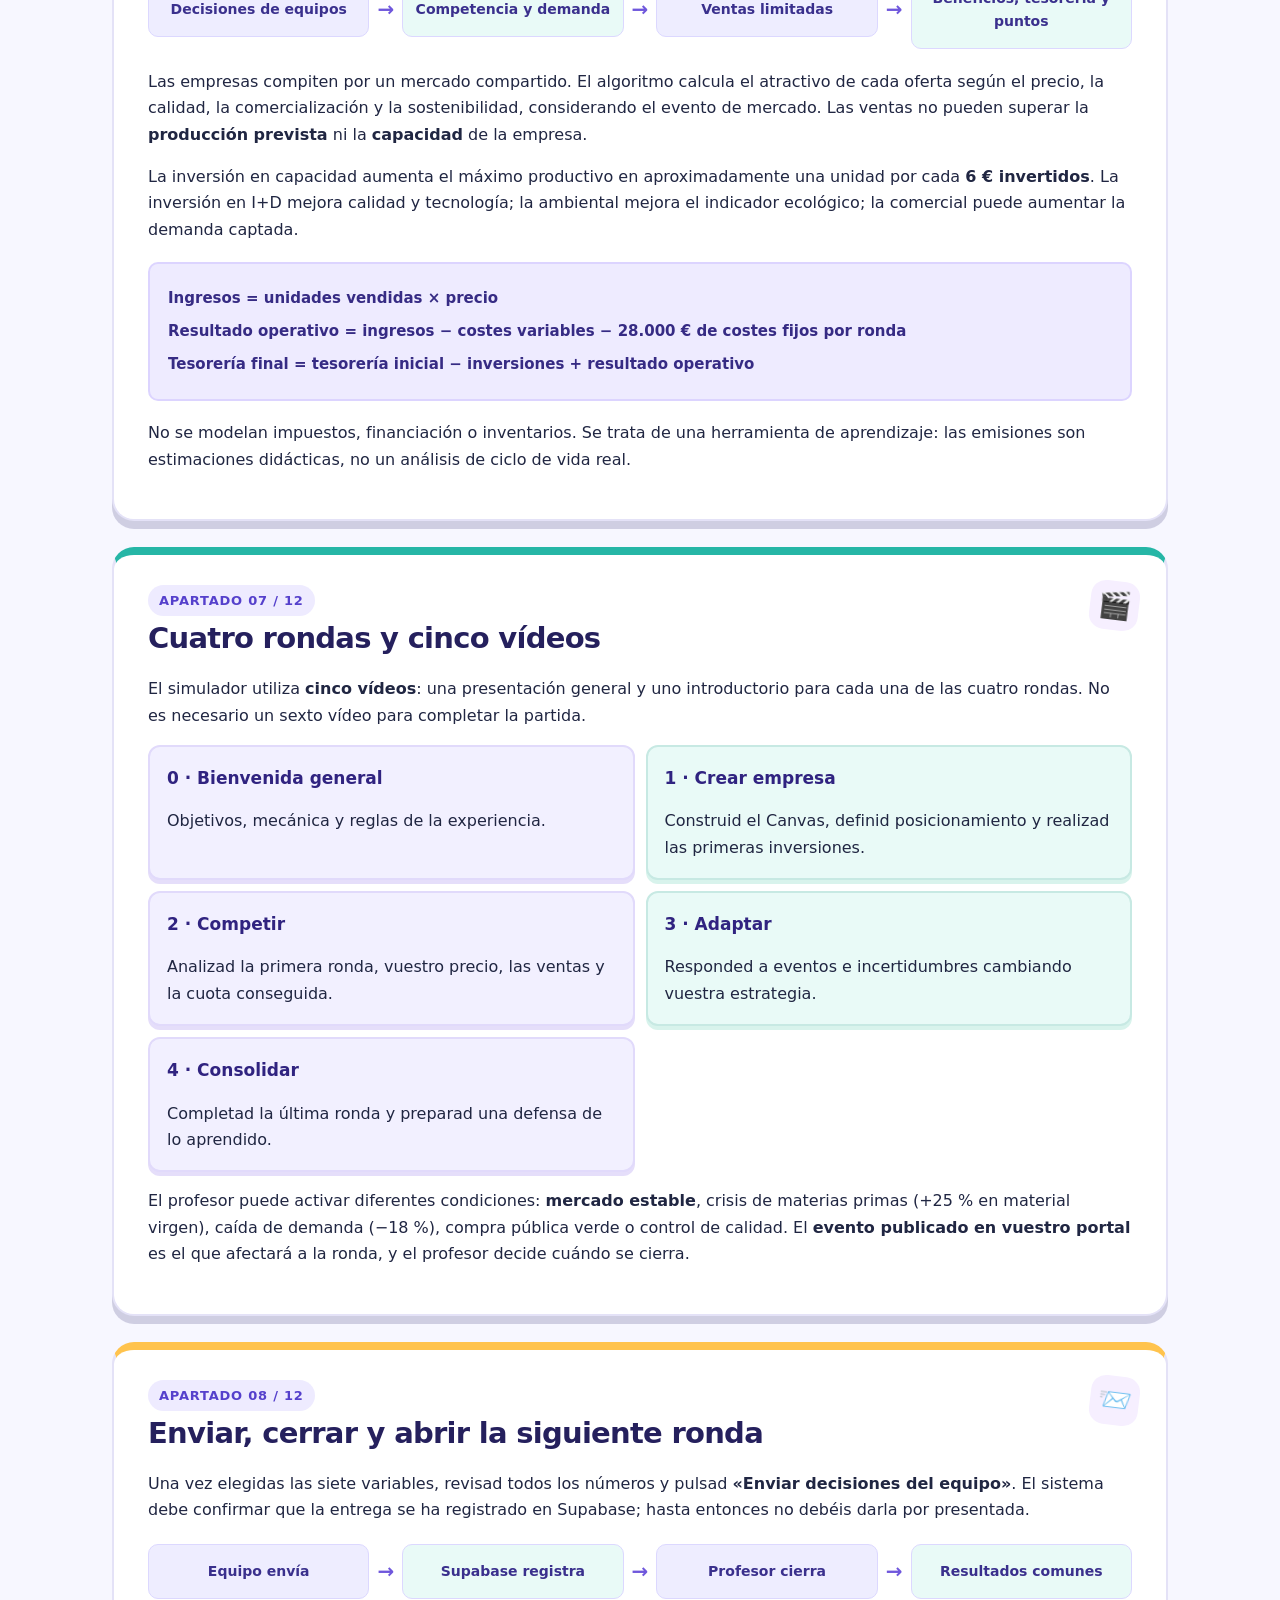
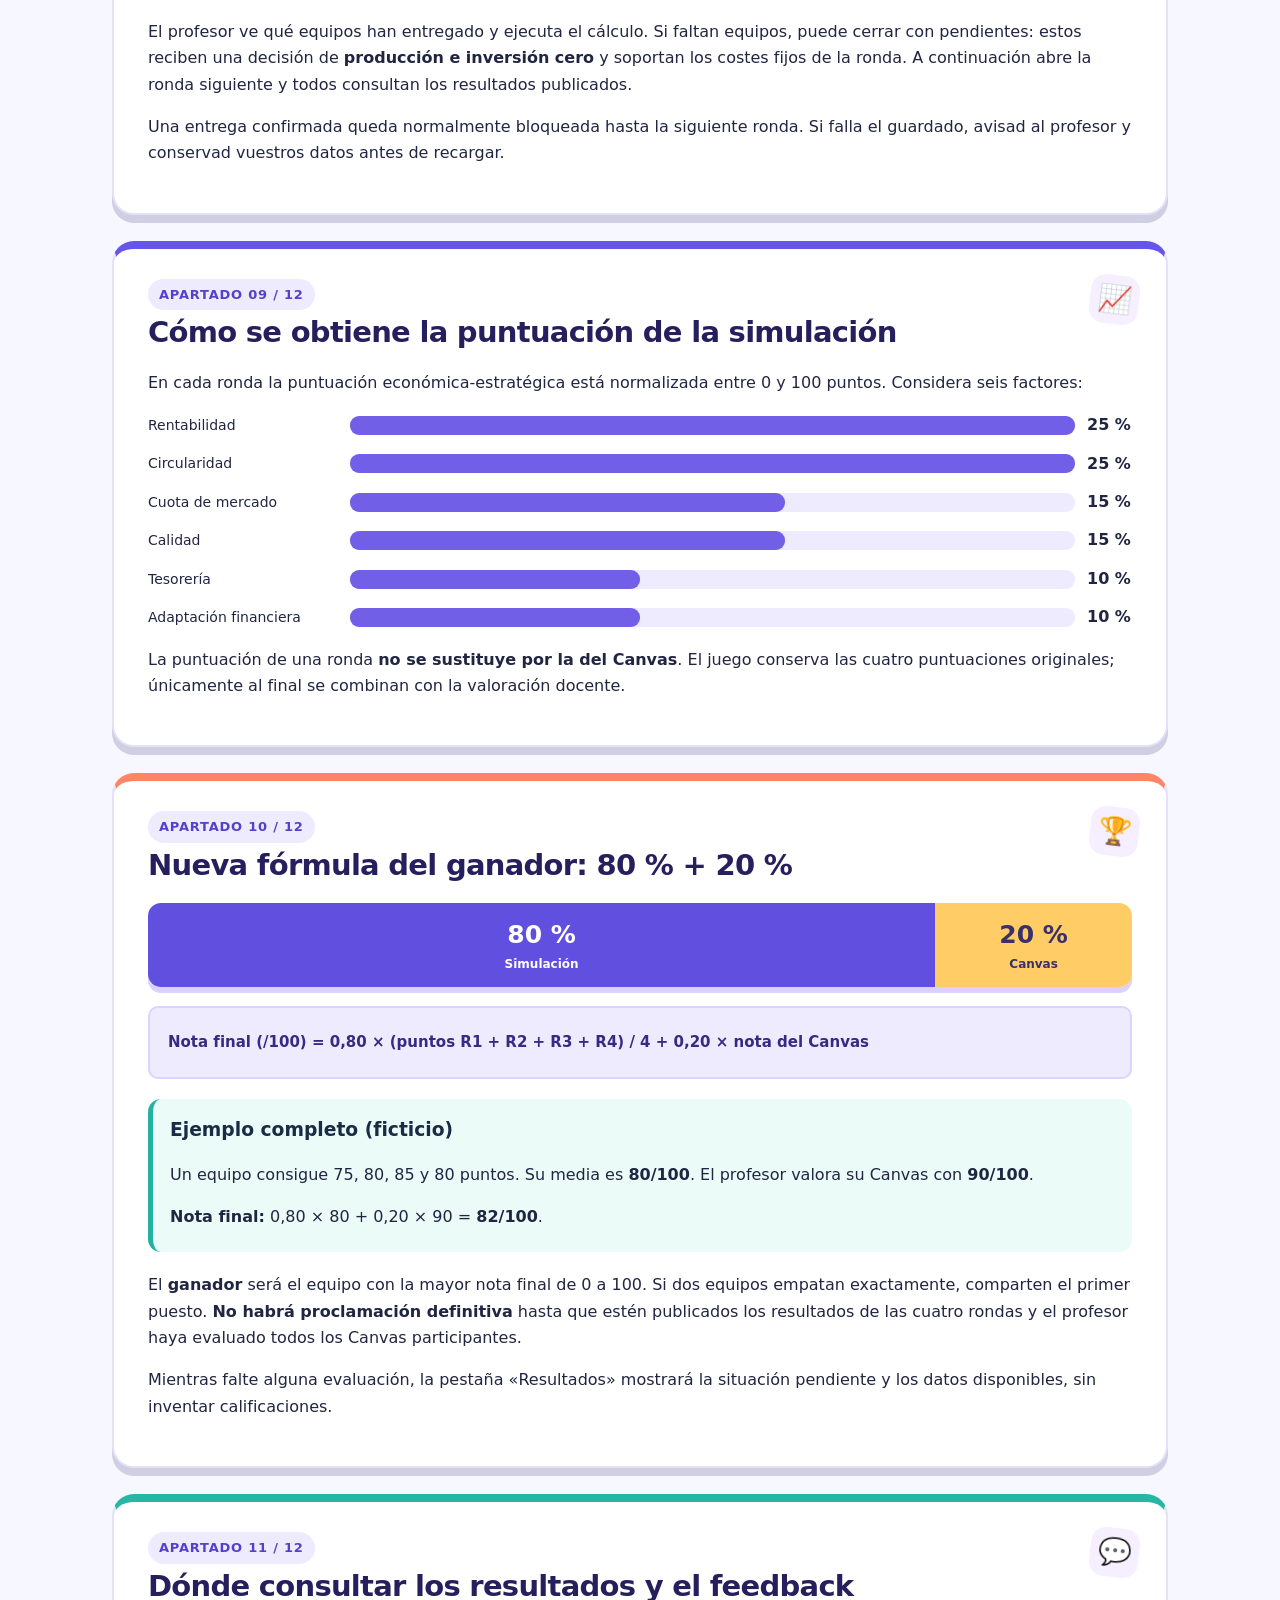
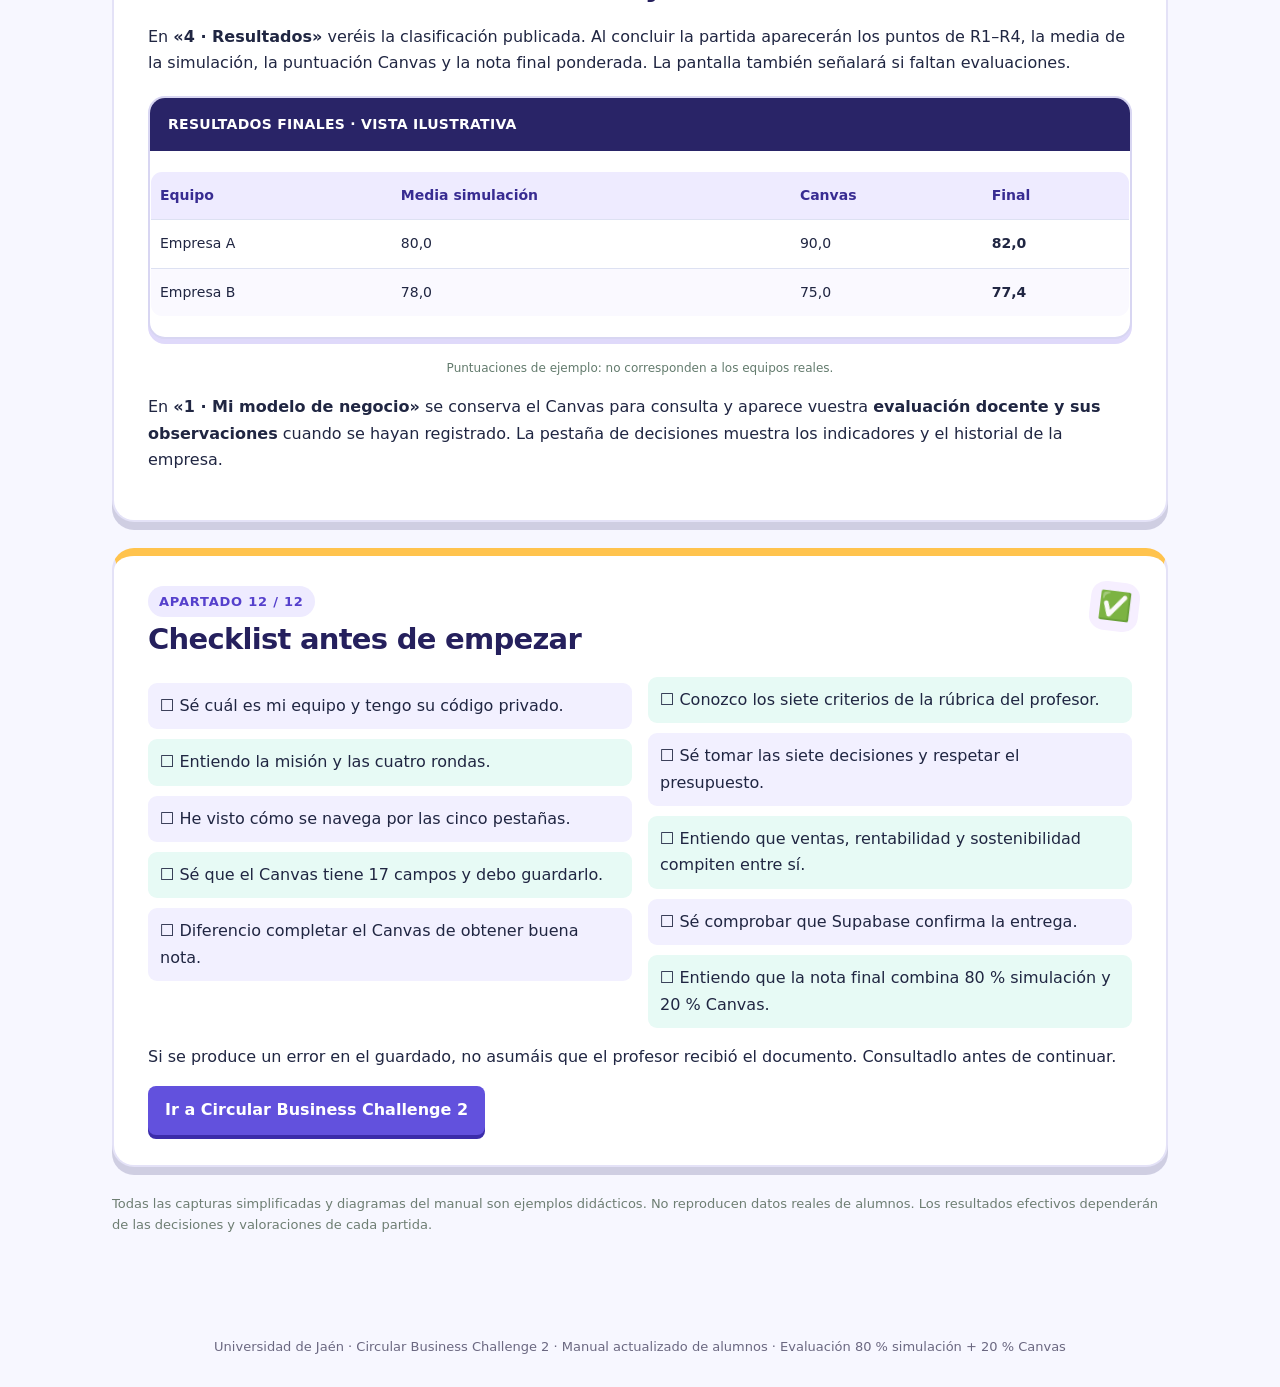
<file: guia-alumnado.html>
<!doctype html><html lang="es"><head><meta charset="utf-8"><meta name="viewport" content="width=device-width, initial-scale=1"><title>Manual del alumnado · Circular Business Challenge 2 · Versión Canvas 80/20</title><meta name="description" content="Manual actualizado del juego: reglas, Canvas, rúbrica docente, cuatro rondas, resultados y nota final 80/20."><style>:root{--forest:#123f30;--green:#196346;--soft:#eef7f1;--ink:#1e382b;--line:#d2e5d8}*{box-sizing:border-box}html{scroll-behavior:smooth}body{margin:0;background:#f3f7f4;font:16px/1.65 system-ui,-apple-system,"Segoe UI",sans-serif;color:var(--ink)}a{color:#176046}header{background:linear-gradient(110deg,#123f30,#247654);color:#fff;padding:48px max(22px,calc((100% - 1100px)/2));}header h1{font-size:clamp(32px,4vw,49px);line-height:1.12;margin:7px 0 13px}header p{max-width:780px;color:#dcf0e3}header .eyebrow{font-size:12px;letter-spacing:.12em;font-weight:800;color:#bde7ca}nav{position:sticky;top:0;background:#fff;box-shadow:0 4px 16px #143a2520;display:flex;gap:15px;overflow-x:auto;padding:14px max(22px,calc((100% - 1100px)/2));z-index:10}nav a{white-space:nowrap;text-decoration:none;font-size:13px;font-weight:650;color:var(--forest)}main{max-width:1100px;margin:30px auto;padding:0 22px 55px}.block{background:white;border:1px solid var(--line);border-radius:16px;padding:30px;margin-bottom:22px;box-shadow:0 5px 24px #1b442517}.block h2{font-size:25px;line-height:1.2;color:var(--forest);margin:0 0 20px}.num{font-size:13px;color:#2c8b60;letter-spacing:.13em;font-weight:800;display:block;margin-bottom:5px}h3{color:var(--forest)}table{width:100%;border-collapse:collapse;font-size:14px;margin:20px 0}td,th{padding:12px 9px;border-bottom:1px solid var(--line);text-align:left;vertical-align:top}th{background:var(--soft);color:var(--forest)}.right{text-align:right}.total{background:#f4faf6}.metrics{display:grid;grid-template-columns:repeat(5,1fr);gap:10px;margin:22px 0}.metrics>div{background:var(--soft);padding:16px;border-radius:11px;text-align:center}.metrics strong{font-size:23px;color:var(--forest);display:block}.metrics small{color:#526a5e}.screen{border:1px solid #c5ddcb;border-radius:12px;overflow:hidden;margin:20px 0;background:#fff}.screen-top{background:var(--forest);color:white;padding:15px 18px;font-weight:800;letter-spacing:.02em}.mock-form{max-width:410px;display:grid;gap:9px;padding:22px}.mock-form span{font-size:13px;color:#5c7364}.mock-input{border:1px solid #a9ccb9;border-radius:9px;padding:12px}.mock-button{background:var(--green);color:#fff;padding:11px 17px;border-radius:8px;width:max-content;font-weight:700}.caption{font-size:12px;color:#637b6d;text-align:center}.tabs-illustration{display:flex;gap:8px;flex-wrap:wrap;margin:20px 0}.tabs-illustration span{background:#dfeee4;color:#194d35;padding:9px 12px;border-radius:9px;font-size:13px;font-weight:700}.canvas-grid{display:grid;grid-template-columns:repeat(5,1fr);gap:9px;background:var(--soft);padding:14px;border-radius:12px}.canvas-grid div{min-height:100px;display:grid;place-items:center;border:1px solid #b7d8c5;border-radius:9px;background:white;text-align:center;padding:10px;font-weight:700;font-size:14px}.canvas-grid .strong{background:#d4eedd}.notice,.example{border-left:4px solid #339665;background:var(--soft);padding:14px 17px;border-radius:7px;margin:20px 0}.example{background:#f5f9f6}.example p{margin-bottom:8px}.example h3{margin:2px 0}.rubric-vis{padding:22px}.rubric-vis>div:not(.progress){display:flex;justify-content:space-between}.progress{height:12px;background:#e2eee7;border-radius:8px;overflow:hidden;margin:7px 0 14px}.progress i{height:100%;background:#2a8d5b;display:block}.process{display:flex;align-items:center;gap:8px;flex-wrap:wrap;margin:20px 0}.process span{background:var(--soft);flex:1;min-width:140px;text-align:center;padding:15px 10px;border-radius:10px;font-weight:700;font-size:14px}.process b{color:#2a8054}.formula{font:15px/2.2 system-ui;background:#f0f8f2;padding:18px;border-radius:10px;margin:19px 0;border:1px solid var(--line)}.round-grid{display:grid;grid-template-columns:repeat(2,1fr);gap:11px}.round-grid article{padding:17px;border-radius:12px;border:1px solid var(--line);background:#f7fbf8}.round-grid p{margin-bottom:0}.weight-bars>div{display:flex;align-items:center;gap:12px;margin:12px 0}.weight-bars label{width:190px;font-size:14px}.weight-bars strong{width:45px}.bar{height:19px;background:#e4efe7;border-radius:9px;flex:1}.bar i{height:100%;display:block;background:#2c9060;border-radius:9px}.big-weight{display:flex;height:75px;border-radius:13px;overflow:hidden;margin:15px 0}.big-weight div{background:#1b6948;width:80%;text-align:center;display:grid;place-items:center;align-content:center;font-weight:800;font-size:25px;color:white}.big-weight div+div{background:#aad3b7;width:20%;color:#174530}.big-weight small{display:block;font-size:12px;font-weight:600}.checklist{columns:2}.checklist p{break-inside:avoid;padding:4px 0}.action{display:inline-block;background:#176443;color:white;padding:11px 17px;border-radius:8px;font-weight:800;text-decoration:none}.note{font-size:13px;color:#6e7e73}footer{font-size:13px;text-align:center;color:#5c7366;padding:0 20px 30px}@media(max-width:800px){.metrics{grid-template-columns:repeat(2,1fr)}.canvas-grid{grid-template-columns:repeat(3,1fr)}.round-grid{grid-template-columns:1fr}.checklist{columns:1}.block{padding:23px 16px}.process b{display:none}.big-weight div{font-size:20px}}@media print{nav{display:none}.block{break-inside:avoid;box-shadow:none}header{print-color-adjust:exact}.screen-top{print-color-adjust:exact}.big-weight{print-color-adjust:exact}}
/* Rediseño alumno · estilo reto interactivo */
:root{--forest:#192b45;--green:#5b4be4;--soft:#f1efff;--ink:#202642;--line:#dde1f2;--coral:#ff795d;--yellow:#ffce60;--aqua:#65d9ce}
body{background:radial-gradient(circle at 0% 6%,#ede8ff 0,transparent 31%),radial-gradient(circle at 100% 25%,#dcfbf6 0,transparent 28%),#f7f7ff;color:var(--ink);font-family:ui-rounded,system-ui,-apple-system,"Segoe UI",sans-serif}
a{color:#5142c5}
header{position:relative;overflow:hidden;background:linear-gradient(115deg,#25215f 0%,#4e40cc 58%,#745ff3 100%);padding-top:62px;padding-bottom:61px;isolation:isolate}
header:before{content:"";position:absolute;width:300px;height:300px;right:-45px;top:-140px;border:46px solid #ffffff16;border-radius:50%;z-index:-1}
header:after{content:"";position:absolute;width:165px;height:165px;right:14%;bottom:-124px;background:var(--yellow);border-radius:28px;transform:rotate(-22deg);z-index:-1}
header .eyebrow{color:#e5e1ff;font-size:12px;letter-spacing:.1em;background:#ffffff24;border:1px solid #ffffff38;padding:8px 13px;border-radius:100px;display:inline-block}
header h1{font-size:clamp(40px,6vw,72px);font-weight:900;letter-spacing:-.055em;max-width:850px;line-height:1.03;margin:19px 0}
header p{max-width:690px;font-size:18px;color:#f2efff}
header .hero-kicker{font-size:15px;font-weight:800;display:flex;align-items:center;gap:10px;flex-wrap:wrap;margin-bottom:5px}
header .hero-kicker span{display:inline-block;padding:6px 12px;background:#ffffff26;border-radius:100px;color:#fff}
header .hero-sticker{position:absolute;right:max(24px,calc((100% - 1100px)/2));top:82px;background:#ffcf64;color:#29224e;border-radius:20px;padding:19px 22px;font-size:30px;font-weight:900;transform:rotate(11deg);box-shadow:0 12px 0 #241c682c}
header .hero-sticker small{display:block;font-size:12px;letter-spacing:.08em}
nav{background:#ffffffea;backdrop-filter:blur(12px);border-bottom:1px solid #e4e1fb;gap:8px}
nav a{color:#4036a4;background:#f2efff;border:1px solid #e7e3ff;border-radius:999px;padding:7px 12px;font-weight:750;transition:background .15s ease,transform .15s ease}
nav a:hover{background:#e0dcff;transform:translateY(-2px)}
main{max-width:1100px;margin:32px auto}
.block{position:relative;border:2px solid #e4e2f7;box-shadow:0 8px 0 #201c6530;border-radius:22px;padding:30px 34px;margin-bottom:26px}
.block:nth-of-type(4n+1){border-top:8px solid #6754e9}
.block:nth-of-type(4n+2){border-top:8px solid #ff8468}
.block:nth-of-type(4n+3){border-top:8px solid #26b6a6}
.block:nth-of-type(4n+4){border-top:8px solid #ffc34d}
.block h2{font-size:clamp(23px,2.5vw,29px);color:#25205d;letter-spacing:-.025em;padding-right:70px}
.block .num{display:inline-flex;align-items:center;background:#eeebff;padding:5px 11px;color:#5540cc;border-radius:30px;letter-spacing:.06em}
.block:before{content:attr(data-icon);display:grid;place-items:center;position:absolute;right:27px;top:26px;width:49px;height:49px;border-radius:15px;background:#f6efff;font-size:27px;transform:rotate(7deg)}
.metrics>div{background:#efecff;border:1px solid #e4ddff;box-shadow:0 4px 0 #d6d0fb;padding:18px 11px}
.metrics>div:nth-child(2n){background:#e6faf6;border-color:#c8ece3;box-shadow:0 4px 0 #b6e9e0}
.metrics>div:nth-child(3n){background:#fff2dc;border-color:#ffe1a9;box-shadow:0 4px 0 #fbe0a3}
.metrics strong{color:#4c40b5}
.screen{border:2px solid #d8d6f2;box-shadow:0 5px 0 #dfd9fa;border-radius:17px}
.screen-top{background:#292467;font-size:14px}
.mock-button,.action{background:#6251dd;box-shadow:0 4px 0 #3b2caa}
.action:hover{background:#4938c7}
.tabs-illustration span{background:#efecff;color:#4537a7;border:1px solid #e0dbff}
.canvas-grid{background:#efecff;border:2px dashed #c6bdfc}
.canvas-grid div{border-color:#c5bffa;min-height:100px}
.canvas-grid .strong{background:#ffedb8;border-color:#e9cc7c}
.notice,.example{background:#fff5dd;border-left:5px solid #ffae43;border-radius:13px}
.example{background:#ebfbf8;border-left-color:#25b1a1}
table{border:1px solid #e5e4f3;border-radius:12px;overflow:hidden}
th{background:#eeebff;color:#382c92}
tr:nth-child(even) td{background:#faf9ff}
.total td{background:#f4f0ff!important}
.rubric-vis{background:#fdfcff}
.progress{background:#eeeafe}.progress i,.bar i{background:#6553df}
.round-grid article{background:#f2f0ff;border:2px solid #e1dafb;box-shadow:0 4px 0 #e5defa}
.round-grid article:nth-child(2n){background:#e9faf7;border-color:#c7e9e3;box-shadow:0 4px 0 #d8f3ec}
.round-grid article strong{font-size:17px;color:#302380}
.process span{background:#eeedff;border:1px solid #dcd8ff;color:#3a308d}
.process span:nth-of-type(2n){background:#e9faf7}
.process b{color:#6f57dc;font-size:20px}
.formula{background:#eeebff;border:2px solid #dcd4ff;color:#362b84;font-weight:550}
.big-weight{height:84px;box-shadow:0 6px 0 #dad1fd}.big-weight div{background:#6150e0}.big-weight div+div{background:#ffcc66;color:#39306c}
.weight-bars .bar{background:#eeeaff}.weight-bars .bar i{background:#7160e7}
.checklist p{background:#f2f0ff;padding:10px 12px;border-radius:9px;margin:6px 0 10px}
.checklist p:nth-child(even){background:#e7faf5}
footer{color:#6b6881}
@media(max-width:850px){header .hero-sticker{display:none}.block:before{right:14px;top:18px;width:39px;height:39px;font-size:22px}.block h2{padding-right:44px}}
@media(max-width:650px){header{padding-top:35px;padding-bottom:35px}header h1{font-size:42px}.block{padding:22px 16px}.metrics{grid-template-columns:repeat(2,1fr)}.canvas-grid{grid-template-columns:repeat(3,1fr);gap:5px;padding:8px}.canvas-grid div{font-size:11px;min-height:75px}.process b{display:none}}
@media(prefers-reduced-motion:reduce){html{scroll-behavior:auto}nav a{transition:none}}
@media print{header{background:#4d40c9!important;print-color-adjust:exact}nav{display:none}.block{break-inside:avoid;box-shadow:none!important}.block:before{display:none}}
</style></head><body><header><div class="eyebrow">UNIVERSIDAD DE JAÉN · MANUAL PREVIO DEL ALUMNADO · VERSIÓN 80/20</div><div class="hero-kicker"><span>🎮 Misión: competir</span><span>♻️ Construcción circular</span></div><h1>Circular Business<br>Challenge 2</h1><div class="hero-sticker">80 + 20<small>¡A POR LA FINAL!</small></div><p>Manual detallado e ilustrado. Aprende cómo funciona el simulador, cómo construir el Canvas, qué decisiones debes tomar y cómo se determinará el equipo ganador.</p><a class="action" href="./">Acceder al juego</a></header><nav><a href="#apartado-01">01 · Antes de entrar</a><a href="#apartado-02">02 · Cómo acceder y navegar</a><a href="#apartado-03">03 · Paso inicial obligatorio: desarrollar el Canvas</a><a href="#apartado-04">04 · Cómo se evalúa ahora el Business Model Canvas</a><a href="#apartado-05">05 · Las siete decisiones de cada ronda</a><a href="#apartado-06">06 · Qué hace el motor de simulación</a><a href="#apartado-07">07 · Cuatro rondas y cinco vídeos</a><a href="#apartado-08">08 · Enviar, cerrar y abrir la siguiente ronda</a><a href="#apartado-09">09 · Cómo se obtiene la puntuación de la simulación</a><a href="#apartado-10">10 · Nueva fórmula del ganador: 80 % + 20 %</a><a href="#apartado-11">11 · Dónde consultar los resultados y el feedback</a><a href="#apartado-12">12 · Checklist antes de empezar</a></nav><main><section class="block" id="apartado-01" data-icon="🚀"><span class="num">APARTADO 01 / 12</span><h2>Antes de entrar</h2><p>Una empresa de materiales constructivos circulares compite con otros equipos por el mismo mercado. El reto no consiste únicamente en ganar dinero: también importan las prestaciones técnicas, la calidad, la circularidad y las decisiones que tomáis bajo incertidumbre.</p><div class="metrics"><div><strong>4</strong><small>rondas</small></div><div><strong>2–4</strong><small>empresas activas</small></div><div><strong>250.000 €</strong><small>capital inicial</small></div><div><strong>12.500 ud.</strong><small>capacidad inicial</small></div><div><strong>50.000 ud.</strong><small>demanda de referencia</small></div></div><p>Los indicadores iniciales de calidad, desempeño ambiental, comercialización y tecnología son de 50/100. El profesor configura la partida y administra el cierre de cada ronda. No necesitáis crear cuentas personales: cada equipo recibe su código privado.</p></section><section class="block" id="apartado-02" data-icon="🔐"><span class="num">APARTADO 02 / 12</span><h2>Cómo acceder y navegar</h2><p>Entrad desde el <a href="./">Portal del estudiante</a>, introducid el código que os facilite el profesor y comprobad el nombre de la empresa. El código identifica a vuestro equipo: no lo compartáis con otros equipos.</p><div class="screen"><div class="screen-top">CIRCULAR BUSINESS CHALLENGE UJA · Portal del estudiante</div><div class="mock-form"><span>Código privado del equipo</span><div class="mock-input">XXXXXXXX</div><div class="mock-button">Entrar en el equipo</div></div></div><p class="caption">Imagen explicativa del acceso; el código mostrado es ficticio.</p><p>El espacio de trabajo contiene cinco pestañas. <strong>0 · Vídeos y misión</strong> explica la ronda; <strong>1 · Mi modelo de negocio</strong> contiene el Canvas; <strong>2 · Decisiones</strong> reúne los datos económicos; <strong>3 · Presentación</strong> resume vuestro proyecto y <strong>4 · Resultados</strong> muestra las clasificaciones.</p><div class="tabs-illustration"><span>0 · Vídeos</span><span>1 · Canvas</span><span>2 · Decisiones</span><span>3 · Presentación</span><span>4 · Resultados</span></div><p class="caption">Esquema de la navegación del juego, no captura literal.</p></section><section class="block" id="apartado-03" data-icon="🧩"><span class="num">APARTADO 03 / 12</span><h2>Paso inicial obligatorio: desarrollar el Canvas</h2><p>En la primera ronda diseñaréis vuestra empresa antes de presentar decisiones. Debéis redactar una propuesta realista y coherente para un producto o componente de construcción sostenible. El portal comprueba la <strong>completitud de 17 campos</strong>: nombre del proyecto, presentación breve, nueve bloques del Business Model Canvas y seis apartados técnicos.</p><div class="canvas-grid"><div>Socios clave</div><div>Actividades clave</div><div class="strong">Propuesta de valor</div><div>Relaciones</div><div>Segmentos de clientes</div><div>Recursos clave</div><div>Canales</div><div>Costes</div><div>Ingresos</div></div><p class="caption">Imagen conceptual de los nueve bloques. En el portal cada bloque incluye preguntas de ayuda.</p><p>Además, explicaréis el <strong>problema</strong>, el <strong>producto constructivo</strong>, el origen de los <strong>materiales</strong>, las <strong>prestaciones técnicas y su validación</strong>, la <strong>circularidad y el final de vida</strong> y los <strong>indicadores medibles</strong>.</p><div class="notice"><strong>Importante:</strong> un Canvas que marca «100 %» solo significa que habéis completado los apartados con extensión suficiente. <strong>No equivale a una nota de 100/100.</strong> La calidad del contenido se evaluará después con una rúbrica docente.</div><p>Pulsad <strong>«Guardar propuesta de negocio»</strong> y esperad la confirmación. Tras la primera ronda, el Canvas puede consultarse pero normalmente queda bloqueado para edición.</p></section><section class="block" id="apartado-04" data-icon="⭐"><span class="num">APARTADO 04 / 12</span><h2>Cómo se evalúa ahora el Business Model Canvas</h2><p>Esta es la modificación principal del juego: el profesor lee vuestro Canvas y asigna una valoración individual a cada uno de los <strong>siete criterios</strong>. La rúbrica tiene un máximo de 100 puntos y cuenta un <strong>20 % de la nota final</strong>.</p><table><thead><tr><th>Criterio de evaluación</th><th class="right">Máximo</th><th class="right">Rango</th></tr></thead><tbody><tr><td>Identificación del problema y oportunidad</td><td class="right">10</td><td class="right">0 a 10</td></tr><tr><td>Clientes y propuesta de valor</td><td class="right">20</td><td class="right">0 a 20</td></tr><tr><td>Canales, relaciones e ingresos</td><td class="right">15</td><td class="right">0 a 15</td></tr><tr><td>Recursos, actividades, socios y costes</td><td class="right">15</td><td class="right">0 a 15</td></tr><tr><td>Viabilidad técnica del producto</td><td class="right">15</td><td class="right">0 a 15</td></tr><tr><td>Circularidad y sostenibilidad</td><td class="right">15</td><td class="right">0 a 15</td></tr><tr><td>Coherencia e innovación global</td><td class="right">10</td><td class="right">0 a 10</td></tr><tr class="total"><td><strong>Total Canvas</strong></td><td class="right"><strong>100</strong></td><td class="right">0–100</td></tr></tbody></table><p>Se podrán asignar puntuaciones en incrementos de <strong>0,5 puntos</strong> dentro del máximo de cada criterio. También se pueden guardar observaciones de mejora.</p><div class="screen"><div class="screen-top">EVALUACIÓN DOCENTE · EJEMPLO ILUSTRATIVO</div><div class="rubric-vis"><div><span>Clientes y propuesta de valor</span><b>16 / 20</b></div><div class="progress"><i style="width:80%"></i></div><div><span>Circularidad y sostenibilidad</span><b>12 / 15</b></div><div class="progress"><i style="width:80%"></i></div><p><strong>Canvas evaluado:</strong> 80/100 (ejemplo, no resultado real).</p></div></div><p>Desde <strong>«Mi modelo de negocio»</strong> podréis consultar la nota y las observaciones de vuestro equipo cuando el profesor las registre. El Canvas sigue visible como documento de trabajo, aunque haya finalizado la simulación.</p></section><section class="block" id="apartado-05" data-icon="🎛️"><span class="num">APARTADO 05 / 12</span><h2>Las siete decisiones de cada ronda</h2><p>El Canvas describe vuestro modelo empresarial. Las decisiones concretan su estrategia económica y competitiva. En cada ronda seleccionáis siete variables:</p><table><thead><tr><th>Variable</th><th>Valores admitidos</th><th>Qué significa</th></tr></thead><tbody><tr><td>Precio de venta</td><td>20–90 €/unidad</td><td>Precio bajo favorece la demanda, pero reduce margen unitario.</td></tr><tr><td>Producción prevista</td><td>0–25.000 unidades</td><td>Límite máximo de ventas junto con la capacidad instalada.</td></tr><tr><td>Inversión en capacidad</td><td>0–100.000 €</td><td>Aumenta el volumen de fabricación posible.</td></tr><tr><td>Inversión en I+D y calidad</td><td>0–100.000 €</td><td>Incrementa prestaciones y nivel tecnológico.</td></tr><tr><td>Inversión ambiental</td><td>0–100.000 €</td><td>Mejora el índice ambiental y reduce emisiones simuladas.</td></tr><tr><td>Inversión comercial</td><td>0–100.000 €</td><td>Mejora el atractivo frente a los compradores.</td></tr><tr><td>Materia prima recuperada</td><td>0–90 %</td><td>Mejora circularidad; puede exigir costes de tratamiento.</td></tr></tbody></table><div class="notice"><strong>Límites de inversión:</strong> capacidad + I+D + ambiental + comercial ≤ 150.000 € por ronda; además debe quedar una reserva de tesorería de al menos 15.000 €. Los límites particulares de cada campo siguen aplicándose.</div></section><section class="block" id="apartado-06" data-icon="⚙️"><span class="num">APARTADO 06 / 12</span><h2>Qué hace el motor de simulación</h2><div class="process"><span>Decisiones de equipos</span><b>→</b><span>Competencia y demanda</span><b>→</b><span>Ventas limitadas</span><b>→</b><span>Beneficios, tesorería y puntos</span></div><p>Las empresas compiten por un mercado compartido. El algoritmo calcula el atractivo de cada oferta según el precio, la calidad, la comercialización y la sostenibilidad, considerando el evento de mercado. Las ventas no pueden superar la <strong>producción prevista</strong> ni la <strong>capacidad</strong> de la empresa.</p><p>La inversión en capacidad aumenta el máximo productivo en aproximadamente una unidad por cada <strong>6 € invertidos</strong>. La inversión en I+D mejora calidad y tecnología; la ambiental mejora el indicador ecológico; la comercial puede aumentar la demanda captada.</p><div class="formula"><strong>Ingresos</strong> = unidades vendidas × precio<br><strong>Resultado operativo</strong> = ingresos − costes variables − 28.000 € de costes fijos por ronda<br><strong>Tesorería final</strong> = tesorería inicial − inversiones + resultado operativo</div><p>No se modelan impuestos, financiación o inventarios. Se trata de una herramienta de aprendizaje: las emisiones son estimaciones didácticas, no un análisis de ciclo de vida real.</p></section><section class="block" id="apartado-07" data-icon="🎬"><span class="num">APARTADO 07 / 12</span><h2>Cuatro rondas y cinco vídeos</h2><p>El simulador utiliza <strong>cinco vídeos</strong>: una presentación general y uno introductorio para cada una de las cuatro rondas. No es necesario un sexto vídeo para completar la partida.</p><div class="round-grid"><article><strong>0 · Bienvenida general</strong><p>Objetivos, mecánica y reglas de la experiencia.</p></article><article><strong>1 · Crear empresa</strong><p>Construid el Canvas, definid posicionamiento y realizad las primeras inversiones.</p></article><article><strong>2 · Competir</strong><p>Analizad la primera ronda, vuestro precio, las ventas y la cuota conseguida.</p></article><article><strong>3 · Adaptar</strong><p>Responded a eventos e incertidumbres cambiando vuestra estrategia.</p></article><article><strong>4 · Consolidar</strong><p>Completad la última ronda y preparad una defensa de lo aprendido.</p></article></div><p>El profesor puede activar diferentes condiciones: <strong>mercado estable</strong>, crisis de materias primas (+25 % en material virgen), caída de demanda (−18 %), compra pública verde o control de calidad. El <strong>evento publicado en vuestro portal</strong> es el que afectará a la ronda, y el profesor decide cuándo se cierra.</p></section><section class="block" id="apartado-08" data-icon="📨"><span class="num">APARTADO 08 / 12</span><h2>Enviar, cerrar y abrir la siguiente ronda</h2><p>Una vez elegidas las siete variables, revisad todos los números y pulsad <strong>«Enviar decisiones del equipo»</strong>. El sistema debe confirmar que la entrega se ha registrado en Supabase; hasta entonces no debéis darla por presentada.</p><div class="process"><span>Equipo envía</span><b>→</b><span>Supabase registra</span><b>→</b><span>Profesor cierra</span><b>→</b><span>Resultados comunes</span></div><p>El profesor ve qué equipos han entregado y ejecuta el cálculo. Si faltan equipos, puede cerrar con pendientes: estos reciben una decisión de <strong>producción e inversión cero</strong> y soportan los costes fijos de la ronda. A continuación abre la ronda siguiente y todos consultan los resultados publicados.</p><p>Una entrega confirmada queda normalmente bloqueada hasta la siguiente ronda. Si falla el guardado, avisad al profesor y conservad vuestros datos antes de recargar.</p></section><section class="block" id="apartado-09" data-icon="📈"><span class="num">APARTADO 09 / 12</span><h2>Cómo se obtiene la puntuación de la simulación</h2><p>En cada ronda la puntuación económica-estratégica está normalizada entre 0 y 100 puntos. Considera seis factores:</p><div class="weight-bars"><div><label>Rentabilidad</label><div class="bar"><i style="width:100%"></i></div><strong>25 %</strong></div><div><label>Circularidad</label><div class="bar"><i style="width:100%"></i></div><strong>25 %</strong></div><div><label>Cuota de mercado</label><div class="bar"><i style="width:60%"></i></div><strong>15 %</strong></div><div><label>Calidad</label><div class="bar"><i style="width:60%"></i></div><strong>15 %</strong></div><div><label>Tesorería</label><div class="bar"><i style="width:40%"></i></div><strong>10 %</strong></div><div><label>Adaptación financiera</label><div class="bar"><i style="width:40%"></i></div><strong>10 %</strong></div></div><p>La puntuación de una ronda <strong>no se sustituye por la del Canvas</strong>. El juego conserva las cuatro puntuaciones originales; únicamente al final se combinan con la valoración docente.</p></section><section class="block" id="apartado-10" data-icon="🏆"><span class="num">APARTADO 10 / 12</span><h2>Nueva fórmula del ganador: 80 % + 20 %</h2><div class="big-weight"><div>80 %<small>Simulación</small></div><div>20 %<small>Canvas</small></div></div><div class="formula"><strong>Nota final (/100)</strong> = 0,80 × (puntos R1 + R2 + R3 + R4) / 4 + 0,20 × nota del Canvas</div><div class="example"><h3>Ejemplo completo (ficticio)</h3><p>Un equipo consigue 75, 80, 85 y 80 puntos. Su media es <strong>80/100</strong>. El profesor valora su Canvas con <strong>90/100</strong>.</p><p><strong>Nota final:</strong> 0,80 × 80 + 0,20 × 90 = <strong>82/100</strong>.</p></div><p>El <strong>ganador</strong> será el equipo con la mayor nota final de 0 a 100. Si dos equipos empatan exactamente, comparten el primer puesto. <strong>No habrá proclamación definitiva</strong> hasta que estén publicados los resultados de las cuatro rondas y el profesor haya evaluado todos los Canvas participantes.</p><p>Mientras falte alguna evaluación, la pestaña «Resultados» mostrará la situación pendiente y los datos disponibles, sin inventar calificaciones.</p></section><section class="block" id="apartado-11" data-icon="💬"><span class="num">APARTADO 11 / 12</span><h2>Dónde consultar los resultados y el feedback</h2><p>En <strong>«4 · Resultados»</strong> veréis la clasificación publicada. Al concluir la partida aparecerán los puntos de R1–R4, la media de la simulación, la puntuación Canvas y la nota final ponderada. La pantalla también señalará si faltan evaluaciones.</p><div class="screen"><div class="screen-top">RESULTADOS FINALES · VISTA ILUSTRATIVA</div><table><thead><tr><th>Equipo</th><th>Media simulación</th><th>Canvas</th><th>Final</th></tr></thead><tbody><tr><td>Empresa A</td><td>80,0</td><td>90,0</td><td><strong>82,0</strong></td></tr><tr><td>Empresa B</td><td>78,0</td><td>75,0</td><td><strong>77,4</strong></td></tr></tbody></table></div><p class="caption">Puntuaciones de ejemplo: no corresponden a los equipos reales.</p><p>En <strong>«1 · Mi modelo de negocio»</strong> se conserva el Canvas para consulta y aparece vuestra <strong>evaluación docente y sus observaciones</strong> cuando se hayan registrado. La pestaña de decisiones muestra los indicadores y el historial de la empresa.</p></section><section class="block" id="apartado-12" data-icon="✅"><span class="num">APARTADO 12 / 12</span><h2>Checklist antes de empezar</h2><div class="checklist"><p>☐ Sé cuál es mi equipo y tengo su código privado.</p><p>☐ Entiendo la misión y las cuatro rondas.</p><p>☐ He visto cómo se navega por las cinco pestañas.</p><p>☐ Sé que el Canvas tiene 17 campos y debo guardarlo.</p><p>☐ Diferencio completar el Canvas de obtener buena nota.</p><p>☐ Conozco los siete criterios de la rúbrica del profesor.</p><p>☐ Sé tomar las siete decisiones y respetar el presupuesto.</p><p>☐ Entiendo que ventas, rentabilidad y sostenibilidad compiten entre sí.</p><p>☐ Sé comprobar que Supabase confirma la entrega.</p><p>☐ Entiendo que la nota final combina 80 % simulación y 20 % Canvas.</p></div><p>Si se produce un error en el guardado, no asumáis que el profesor recibió el documento. Consultadlo antes de continuar.</p><a class="action" href="./">Ir a Circular Business Challenge 2</a></section><p class="note">Todas las capturas simplificadas y diagramas del manual son ejemplos didácticos. No reproducen datos reales de alumnos. Los resultados efectivos dependerán de las decisiones y valoraciones de cada partida.</p></main><footer>Universidad de Jaén · Circular Business Challenge 2 · Manual actualizado de alumnos · Evaluación 80 % simulación + 20 % Canvas</footer></body></html>
</file>
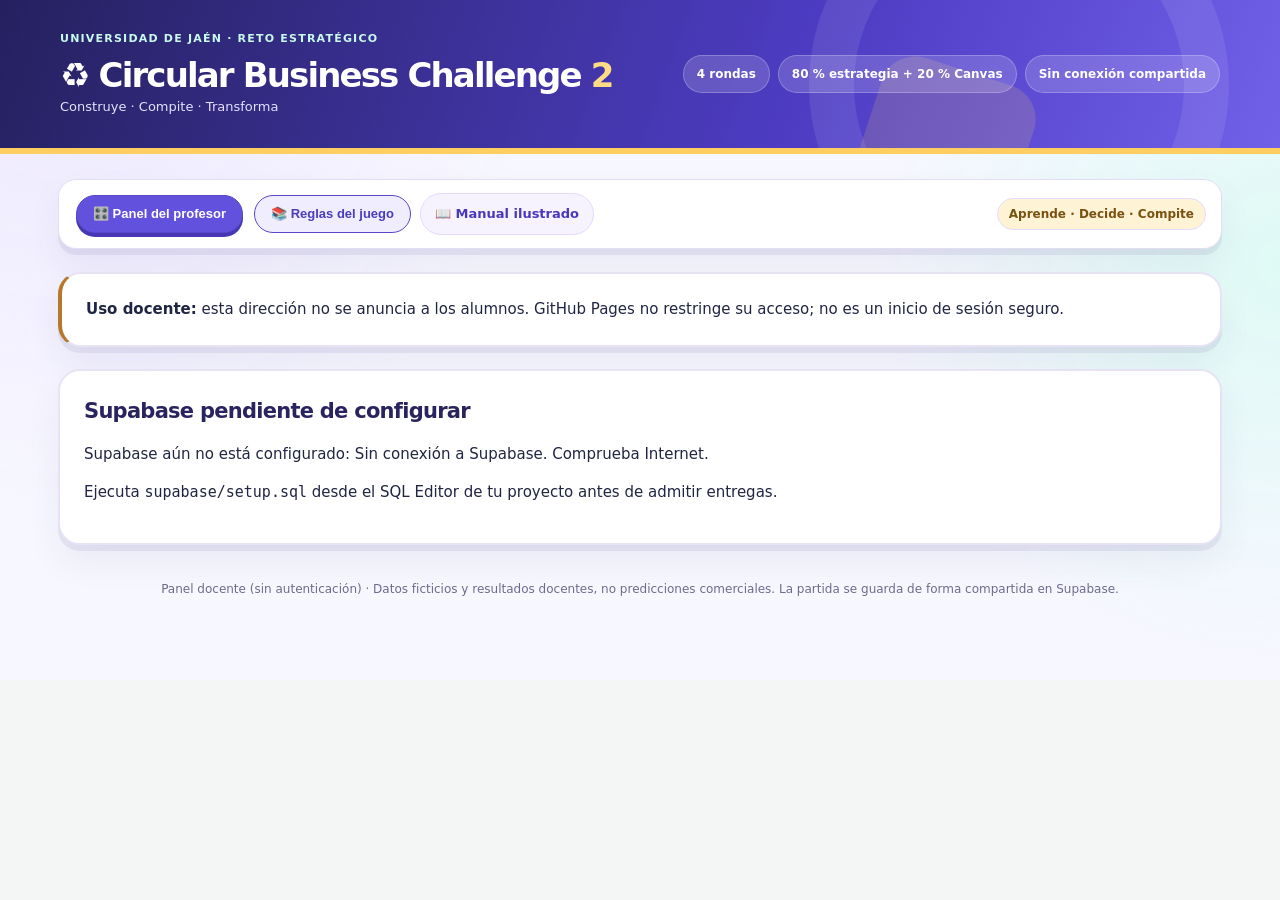
<file: profesor.html>
<!DOCTYPE html><html lang="es"><head><meta charset="UTF-8"><meta name="viewport" content="width=device-width,initial-scale=1"><title>Panel del Profesor | Circular Business UJA</title><style>
:root{font-family:Inter,system-ui,-apple-system,Segoe UI,sans-serif;background:#f3f6f5;color:#173329}*{box-sizing:border-box}body{margin:0}header{background:#123e30;color:white;padding:21px max(22px,calc((100vw - 1160px)/2));display:flex;justify-content:space-between;align-items:center;gap:12px;flex-wrap:wrap}header h1{margin:0;font-size:22px}header small{color:#c5ddd2}.wrap{max-width:1160px;margin:auto;padding:24px 18px 70px}.card{background:white;border:1px solid #dbe5df;border-radius:14px;padding:20px;margin-bottom:16px;box-shadow:0 2px 9px #16342608}h2{font-size:21px;margin:0 0 14px}h3{font-size:16px;margin:0 0 12px}p{line-height:1.5}.muted,small{color:#617369}.grid{display:grid;grid-template-columns:repeat(auto-fit,minmax(225px,1fr));gap:14px}.kpi{background:#eef5f0;padding:15px;border-radius:9px}.kpi b{display:block;font-size:25px;margin-top:5px}label{display:block;font-weight:600;font-size:13px;margin:13px 0 6px}input,select{width:100%;padding:11px;border:1px solid #b8c9c0;border-radius:8px;background:white;font-size:14px}button{border:0;border-radius:8px;background:#176c4d;color:white;padding:11px 16px;font-weight:650;cursor:pointer;margin:4px 6px 4px 0}button:hover{background:#0d553c}button.secondary{background:#e5eee8;color:#1d503c}button.danger{background:#a43131}button:disabled{opacity:.45;cursor:not-allowed}.pill{font-size:12px;border-radius:50px;padding:5px 10px;background:#e4f0e9;color:#155638;font-weight:700}.tabs{margin-bottom:16px}.tabs button.active{background:#174d3a}.tabs button{background:#dae6df;color:#25523f}table{width:100%;border-collapse:collapse;font-size:14px}th,td{padding:11px 8px;border-bottom:1px solid #e2e9e4;text-align:left}th{color:#456151}td.num,th.num{text-align:right;font-variant-numeric:tabular-nums}.alert{border-left:4px solid #d29c26;background:#fff8e5;padding:13px;border-radius:6px}.success{border-left:4px solid #23875e;background:#e7f6ed;padding:12px;border-radius:6px}.bad{color:#ae2c2c}.good{color:#13774b}.hidden{display:none}.two{display:grid;grid-template-columns:1fr 1fr;gap:14px}@media(max-width:650px){.two{grid-template-columns:1fr}.wrap{padding:14px 10px}header{padding:16px}table{font-size:12px}th,td{padding:8px 4px}}.footer{color:#6a7d72;text-align:center;font-size:12px;margin-top:35px}.tag{font-size:12px;color:#587468;margin:0 0 10px}.bar{height:8px;background:#dfeae4;border-radius:12px;overflow:hidden}.bar>div{height:100%;background:#229466}.flex{display:flex;justify-content:space-between;align-items:center;gap:12px;flex-wrap:wrap}

/* v4: experiencia guiada */
:root{--ink:#14382e;--forest:#123e30;--teal:#16815c;--cream:#f9f7ee}body{background:linear-gradient(180deg,#e8f2ed 0%,#f5f7f4 320px)}header{background:linear-gradient(115deg,#0b2b24,#175841);padding-top:27px;padding-bottom:27px}header h1{font-size:clamp(21px,3vw,28px);letter-spacing:-.6px}button{transition:transform .15s,background .15s,box-shadow .15s}button:hover:not(:disabled){transform:translateY(-1px);box-shadow:0 3px 12px #0b38232a}button:focus-visible,input:focus-visible,select:focus-visible,summary:focus-visible{outline:3px solid #a4d3b7;outline-offset:2px}.card{box-shadow:0 8px 25px #143e2910;border-color:#d8e5dd}h2{letter-spacing:-.35px}.hero{border:0;border-radius:20px;padding:28px 30px;margin-bottom:20px;color:white;background:radial-gradient(circle at 85% 15%,#318b69 0,#1b664b 24%,transparent 54%),linear-gradient(110deg,#0c3429,#174e3a);position:relative;overflow:hidden}.hero h2{font-size:clamp(26px,4vw,38px);max-width:730px;margin:7px 0 10px;line-height:1.12}.hero p{color:#e3f3e9;max-width:720px;margin:0 0 16px}.eyebrow{letter-spacing:2px;text-transform:uppercase;font-size:11px;font-weight:750;color:#a7dec0}.hero-stats{display:flex;gap:9px;flex-wrap:wrap}.hero-stats span{background:#ffffff22;color:white;border:1px solid #ffffff29;border-radius:30px;padding:7px 11px;font-size:12px}.step-cards{display:grid;grid-template-columns:repeat(auto-fit,minmax(190px,1fr));gap:12px;margin:14px 0}.step-card{padding:15px;border:1px solid #d6e5dc;border-radius:12px;background:#f7faf8}.step-card strong{display:block;font-size:14px;margin:7px 0}.step-num{display:inline-grid;place-items:center;width:27px;height:27px;background:#dcefe3;color:#126343;border-radius:50%;font-weight:800}.lesson{background:linear-gradient(145deg,#f2f8f4,#fbfcf9);border:1px solid #cddfd4;border-radius:14px;padding:18px;margin:15px 0}.lesson h3{font-size:18px;margin:5px 0 9px}.lesson ul{padding-left:21px;line-height:1.6}.lesson p{margin:7px 0}.lesson .tag{color:#277152;font-weight:750;letter-spacing:1px;text-transform:uppercase}.roundbar{display:flex;gap:7px;margin:11px 0 18px}.roundbar span{flex:1;text-align:center;border-radius:8px;padding:9px 3px;font-size:11px;font-weight:750;background:#e6eee9;color:#537264}.roundbar span.done{background:#cce6d5;color:#1c6547}.roundbar span.current{background:#155f43;color:#fff}.tips{display:grid;grid-template-columns:repeat(auto-fit,minmax(210px,1fr));gap:11px;margin-top:12px}.tip{background:white;border:1px solid #dce9df;border-radius:10px;padding:12px;font-size:13px}.tip b{display:block;margin-bottom:5px}.actionlist{background:#f5f9f5;border-radius:11px;padding:14px 17px;line-height:1.7}.actionlist ol{margin:6px 0;padding-left:20px}.details{border:1px solid #dbe7dd;border-radius:12px;padding:13px;margin:13px 0}.details summary{cursor:pointer;font-weight:750;color:#225c42}.video-card{background:#f0f6f1;border-left:4px solid #21895c;border-radius:8px;padding:12px 15px;margin-top:12px}.video-card a{color:#176847}.disclaimer{font-size:12px;color:#66766c}.fieldhelp{display:block;font-size:12px;color:#60766a;line-height:1.35;margin-top:4px}.quiz-note{border-left:4px solid #36a477;padding:12px 15px;background:#eff8f1;margin:11px 0}.topnav{display:flex;justify-content:space-between;gap:12px;align-items:center;flex-wrap:wrap;margin:8px 0 18px}.topnav .tabs{margin:0}.footer{line-height:1.5}@media(max-width:650px){.hero{padding:22px 17px}.step-card{padding:12px}.roundbar span{font-size:10px}}

/* v5: laboratorio de modelos de negocio */
textarea{width:100%;min-height:110px;resize:vertical;border:1px solid #bdcfc4;border-radius:10px;padding:12px;font:inherit;line-height:1.45;background:#fff}textarea:focus-visible{outline:3px solid #a4d3b7}.student-menu{display:flex;gap:9px;flex-wrap:wrap;margin:16px 0}.student-menu button{background:#e6f0e9;color:#1b593e}.student-menu button.active{background:#146047;color:#fff}.canvas-grid{display:grid;grid-template-columns:repeat(3,minmax(0,1fr));gap:12px}.canvas-block{background:#fff;border:1px solid #d3e4d8;border-radius:13px;padding:16px;display:flex;flex-direction:column;gap:7px}.canvas-block.highlight{background:#f0f9f3;border-color:#85bc99}.canvas-block h3{margin:0;font-size:15px}.canvas-block p{margin:0;color:#557265;font-size:12px}.canvas-block textarea{flex:1;min-height:132px;font-size:13px}.canvas-block small{font-size:11px}.canvas-chip{display:inline-block;background:#e2eee6;border-radius:50px;padding:4px 8px;font-weight:800;font-size:11px;color:#266b48}.progressline{height:12px;border-radius:30px;background:#e1ebe5;overflow:hidden}.progressline>div{background:#1c9367;height:100%;transition:width .2s}.callout{padding:17px 19px;border:1px solid #abd3b7;border-radius:14px;background:#eff9f1}.callout strong{display:block;margin-bottom:6px}.canvas-notes{margin:0;color:#567466;font-size:13px;line-height:1.5}.idea-banner{background:linear-gradient(110deg,#164534,#26785a);color:white;border-radius:15px;padding:19px;margin-bottom:14px}.idea-banner h2{margin:5px 0;font-size:24px}.idea-banner p{color:#e1f1e7}.idea-form input{font-size:15px}.brief-grid{display:grid;grid-template-columns:repeat(2,1fr);gap:10px}.brief-item{border:1px solid #dbe6dc;padding:13px;border-radius:11px;white-space:pre-wrap;overflow-wrap:anywhere}.brief-item strong{display:block;margin-bottom:7px;color:#19553a}.stepper{display:flex;gap:6px;margin:15px 0}.stepper span{height:6px;flex:1;border-radius:8px;background:#d8e6dc}.stepper span.filled{background:#16875b}.aside-inline{background:#fcf9ef;border:1px solid #eadca8;border-radius:11px;padding:13px;font-size:13px}.idea-presets{display:flex;gap:7px;flex-wrap:wrap}.idea-presets button{background:#f0f3ed;color:#276044;font-size:12px;padding:8px 10px}.idea-presets button:hover{background:#d9e9dc}@media(max-width:850px){.canvas-grid{grid-template-columns:repeat(2,minmax(0,1fr))}}@media(max-width:600px){.canvas-grid,.brief-grid{grid-template-columns:1fr}.canvas-block textarea{min-height:105px}}
@media print{header,.topnav,.student-menu,.footer,button,.hero{display:none!important}.wrap{max-width:none;padding:0}.card{box-shadow:none;border:0}.brief-grid{grid-template-columns:1fr 1fr}.brief-item{break-inside:avoid}}

.video-stage{border-radius:20px;background:linear-gradient(125deg,#0d352d,#1e6549);padding:26px;color:#fff;margin:12px 0 18px}.video-stage h2{font-size:clamp(24px,3vw,34px);margin:7px 0}.video-stage p{color:#e4f3e9}.video-window{background:#061d18;border-radius:16px;overflow:hidden;aspect-ratio:16/9;margin:18px 0;display:grid;place-items:center;position:relative}.video-window iframe,.video-window video{width:100%;height:100%;border:0;display:block}.video-empty{text-align:center;padding:25px;color:#f1f8f4;max-width:510px}.video-empty .play-icon{font-size:44px;display:block;margin-bottom:8px}.video-actions{display:flex;gap:10px;flex-wrap:wrap;align-items:center}.video-actions button{background:#e4f7e9;color:#115138}.video-actions button.secondary{background:#ffffff20;color:#fff;border:1px solid #ffffff55}.video-link{color:#aaf0d1;overflow-wrap:anywhere}.video-agenda{display:grid;grid-template-columns:repeat(auto-fit,minmax(190px,1fr));gap:10px}.video-agenda article{padding:13px;border:1px solid #d4e5d9;border-radius:11px;background:#f5faf6}.video-agenda strong{display:block;margin-bottom:6px}.video-admin{background:#f5faf6;border-radius:12px;padding:16px;margin-top:15px}.video-row{display:grid;grid-template-columns:minmax(140px,240px) 1fr;gap:12px;align-items:center;padding:10px 0;border-bottom:1px solid #dce7dd}.video-row label{margin:0}.video-row input{margin:0}.video-help{color:#527465;font-size:12px;margin-top:9px}.video-success{background:#d8f2e3;color:#125637;padding:9px;border-radius:9px}.video-stage .tag{color:#b9e6ce}@media(max-width:680px){.video-stage{padding:17px}.video-row{grid-template-columns:1fr}}
</style><link rel="stylesheet" href="./game-theme.css?v=20261102-design1"></head><body><header><div><div style="font-size:11px;font-weight:800;letter-spacing:.11em;color:#c8f9ed;margin-bottom:9px">UNIVERSIDAD DE JAÉN · RETO ESTRATÉGICO</div><h1>♻ Circular Business Challenge <span>2</span></h1><small>Construye · Compite · Transforma</small></div><div style="display:flex;gap:8px;flex-wrap:wrap;align-items:center"><span class="pill">4 rondas</span><span class="pill">80 % estrategia + 20 % Canvas</span><span id="headstatus" class="pill">Conectando…</span></div></header><main class="wrap"><div class="topnav"><div class="tabs" id="tabs"><button data-role="prof" class="active">🎛️ Panel del profesor</button><button data-role="reglas">📚 Reglas del juego</button><a href="./guia-alumnado.html" target="_blank" rel="noopener noreferrer" class="manual-link">📖 Manual ilustrado</a></div><span class="pill">Aprende · Decide · Compite</span></div><div class="card" style="border-left:4px solid #b6782b"><b>Uso docente:</b> esta dirección no se anuncia a los alumnos. GitHub Pages no restringe su acceso; no es un inicio de sesión seguro.</div><section id="view"></section><p class="footer">Panel docente (sin autenticación) · Datos ficticios y resultados docentes, no predicciones comerciales. La partida se guarda de forma compartida en Supabase.</p></main><script src="./sync.js?v=circular-ia-1"></script><script src="./advisor.js?v=circular-ia-1"></script><script>
'use strict';const KEY='cbc_uja_v1';const names=['CircularBuild','EcoMaterial','ReBuild','GreenTech'];const formats=new Intl.NumberFormat('es-ES',{maximumFractionDigits:0});const euro=n=>formats.format(Math.round(n))+' €';const fmt=n=>formats.format(n);const $=id=>document.getElementById(id);const esc=v=>String(v).replace(/[&<>"']/g,c=>({'&':'&amp;','<':'&lt;','>':'&gt;','"':'&quot;',"'":'&#39;'}[c]));const clamp=(x,a,b)=>Math.max(a,Math.min(b,x));
function defaults(){return {round:1,phase:'decisions',event:'normal',teams:names.map((name,i)=>({id:i+1,name,code:'UJA'+(i+1)+'26',cash:250000,capacity:12500,quality:50,eco:50,market:50,tech:50,last:null,history:[],decision:null,submitted:false})),log:[],results:[]}}let db=defaults(),version=0,remoteReady=false,remoteError='',teamCode='',teacherAuthenticated=false;
let localVideoUrls=[];try{localVideoUrls=JSON.parse(localStorage.getItem('cbc_video_overrides')||'[]')}catch{localVideoUrls=[]}
async function remoteRefresh(silent=false){
 const previous={version,round:db.round,phase:db.phase,event:db.event,submitted:db.teams[selected-1]?.submitted};
 const data=role==='prof'&&teacherAuthenticated?await CBCSync.rpc('cbc_teacher_state'):auth&&teamCode?await CBCSync.rpc('cbc_student_state',{p_code:teamCode}):null;
 if(!data)return;
 db=data.state;version=Number(data.version);
 const changed=previous.round!==db.round||previous.phase!==db.phase||
   previous.event!==db.event||previous.submitted!==db.teams[selected-1]?.submitted;
 // El cambio de evento debe refrescar la pantalla del alumno. No redibujar
 // ante entregas ajenas mientras escribe su propio formulario.
 if(!silent||changed||(role==='prof'&&previous.version!==version)){
   // En modo profesor mostrar siempre el estado publicado en Supabase.
   // Si está editando una rúbrica, avisar sin perder los cambios aún no guardados.
   const grading=document.activeElement?.closest('#canvasGradeForm');
   if(role==='prof'&&grading&&silent){
     const n=document.getElementById('teacher-sync-status');
     if(n)n.textContent='Hay cambios en la partida. Pulsa «Actualizar entregas» para ver el estado actual.';
   }else render();
 }
}
async function teacherSave(){try{let r=await CBCSync.rpc('cbc_teacher_save',{p_state:db,p_version:version});version=Number(r.version);return true;}catch(e){alert('Cambio NO guardado: '+e.message);await remoteRefresh();return false;}}
async function initRemote(){
 try{await CBCSync.rpc('cbc_ping');remoteReady=true;
 if(role==='prof'&&CBCSync.currentToken())try{teacherAuthenticated=true;await remoteRefresh();}catch{teacherAuthenticated=false;CBCSync.logout();}
 }catch(e){remoteError='Supabase aún no está configurado: '+e.message;}
 render();
 if(remoteReady)setInterval(async()=>{if((role==='prof'&&teacherAuthenticated)||(role==='alumno'&&auth&&teamCode))try{await remoteRefresh(true)}catch(e){console.warn('Sincronización',e.message)}},7000);
}let canvasGradeTeam=1;
let role='prof',selected=1,auth=false,studentSection='video';function save(){/* Estado de partida exclusivo de Supabase */}function activeTeams(){return db.teams.filter(t=>t.active!==false)}function canSetTeams(){return db.phase==='decisions'&&db.results.length===0&&db.teams.every(t=>!t.submitted)}const videoNames=['Presentación general','Ronda 1 · Crear empresa','Ronda 2 · Competir','Ronda 3 · Adaptar','Ronda 4 · Consolidar'];
const videoIntro={title:'Bienvenidos a Circular Business Challenge UJA',story:'Una idea sostenible solo se convierte en empresa cuando crea valor para sus clientes, es técnicamente viable y puede sostenerse económicamente.',objective:'Comprende las reglas, el propósito y las etapas de la competición.',tasks:['Construye una propuesta propia con el Canvas.','Decide precios, producción e inversiones en cuatro rondas.','Defiende la rentabilidad, calidad y desempeño ambiental de tu empresa.'],question:'¿Serás capaz de convertir una innovación circular en un negocio viable?'};
let publishedVideos=['https://youtu.be/NIm4BZ8QeA8','','','',''];function videoUrls(){return publishedVideos.map((published,i)=>{const local=Array.isArray(localVideoUrls)?localVideoUrls[i]:'';return published||(typeof local==='string'&&local.trim()&&safeVideoUrl(local)?local.trim():'')})}
async function loadPublishedVideos(){try{const r=await fetch('./videos.json?v=20261102-intro-NIm4BZ8QeA8',{cache:'no-store'});if(!r.ok)return;const j=await r.json();if(Array.isArray(j.videos)&&j.videos.length===5){publishedVideos=j.videos.map(v=>typeof v==='string'&&safeVideoUrl(v)?v:'');if(publishedVideos[0]!=='https://youtu.be/NIm4BZ8QeA8')publishedVideos[0]='https://youtu.be/NIm4BZ8QeA8';render()}}catch{/* local file preview uses fallback */}}
function safeVideoUrl(raw){try{if(!raw||!raw.trim())return null;const u=new URL(raw.trim());if(!['https:','http:'].includes(u.protocol))return null;return u;}catch{return null}}
function videoSource(input){const u=safeVideoUrl(input);if(!u)return null;const host=u.hostname.toLowerCase().replace(/^www\./,'');if(host==='youtu.be'){const id=u.pathname.slice(1).split('/')[0];if(/^[A-Za-z0-9_-]{11}$/.test(id))return {kind:'iframe',src:'https://www.youtube-nocookie.com/embed/'+id+'?rel=0'}}if(['youtube.com','m.youtube.com','youtube-nocookie.com'].includes(host)){let id=u.searchParams.get('v');if(!id&&u.pathname.startsWith('/embed/'))id=u.pathname.split('/')[2];if(!id&&u.pathname.startsWith('/shorts/'))id=u.pathname.split('/')[2];if(/^[A-Za-z0-9_-]{11}$/.test(id||''))return {kind:'iframe',src:'https://www.youtube-nocookie.com/embed/'+id+'?rel=0'}}if(host==='vimeo.com'||host==='player.vimeo.com'){let id=(u.pathname.match(/\b\d{6,12}\b/)||[])[0];if(id)return {kind:'iframe',src:'https://player.vimeo.com/video/'+id}}if(/\.(mp4|webm|ogg)$/i.test(u.pathname))return {kind:'video',src:u.href};return {kind:'link',src:u.href}}
function videoPlayer(url){const s=videoSource(url);if(!s)return `<div class="video-empty"><span class="play-icon">▶</span><b>Vídeo de esta ronda aún no publicado</b><p>Mientras tanto puedes leer el briefing y continuar con la actividad. El profesor puede añadir la URL del vídeo desde su panel.</p></div>`;if(s.kind==='iframe')return `<iframe src="${esc(s.src)}" title="Vídeo introductorio" loading="lazy" allow="accelerometer; autoplay; encrypted-media; gyroscope; picture-in-picture; web-share" referrerpolicy="strict-origin-when-cross-origin" allowfullscreen></iframe>`;if(s.kind==='video')return `<video controls preload="metadata" playsinline src="${esc(s.src)}">El navegador no puede reproducir este archivo.</video>`;return `<div class="video-empty"><span class="play-icon">↗</span><b>Vídeo disponible mediante enlace externo</b><p>Ábrelo en una pestaña nueva y regresa para continuar.</p><a class="video-link" href="${esc(s.src)}" target="_blank" rel="noopener noreferrer">Abrir vídeo</a></div>`}
function videoStage(){const n=db.round, ch=chapterData[n-1],url=videoUrls()[n];return `<section class="video-stage"><span class="tag">BRIEFING AUDIOVISUAL · RONDA ${n} DE 4</span><h2>${esc(ch.title)}</h2><p>${esc(ch.story)}</p><div class="video-window">${videoPlayer(url)}</div><div class="video-actions"><button id="continueToRound">${n===1?'Continuar a mi Canvas':'Ir a las decisiones de la ronda'} →</button><button id="showIntroVideo" class="secondary">Ver presentación general</button>${safeVideoUrl(url)?`<a href="${esc(url)}" class="video-link" target="_blank" rel="noopener noreferrer">Abrir vídeo fuera de la web ↗</a>`:''}</div></section><section class="card"><h2>Tu misión en esta ronda</h2><p>${esc(ch.objective)}</p><div class="video-agenda">${ch.tasks.map((task,i)=>`<article><strong>${i+1}. Tarea</strong>${esc(task)}</article>`).join('')}</div><div class="quiz-note"><b>Pregunta para debatir en equipo:</b> ${esc(ch.question)}</div><p class="disclaimer">Puedes continuar aunque aún no se haya publicado el vídeo. El vídeo es una introducción, no sustituye las instrucciones del Canvas ni las reglas de decisión.</p></section>`}
function introVideoStage(){const url=videoUrls()[0],ch=videoIntro;return `<section class="video-stage"><span class="tag">INICIO DEL RETO · PRESENTACIÓN GENERAL</span><h2>${esc(ch.title)}</h2><p>${esc(ch.story)}</p><div class="video-window">${videoPlayer(url)}</div><div class="video-actions"><button id="backToRound">Continuar a la ronda ${db.round} →</button>${safeVideoUrl(url)?`<a href="${esc(url)}" target="_blank" class="video-link" rel="noopener noreferrer">Abrir vídeo en nueva pestaña ↗</a>`:''}</div></section><section class="card"><h2>Así funciona el juego</h2><div class="video-agenda">${ch.tasks.map((task,i)=>`<article><strong>Etapa ${i+1}</strong>${esc(task)}</article>`).join('')}</div><div class="quiz-note"><b>El reto:</b> ${esc(ch.question)}</div></section>`}
function videoAdmin(){return `<div class="card"><h2>Vídeos de la simulación</h2><p>Introduce las direcciones públicas para previsualizarlas aquí. Para que <b>todos los alumnos</b> vean los vídeos en GitHub Pages, edita también el archivo <code>videos.json</code> del repositorio con esas mismas cinco direcciones. Se admiten YouTube, Vimeo y MP4/WebM.</p><form id="videoConfigForm"><div class="video-admin">${videoNames.map((name,i)=>`<div class="video-row"><label for="video_url_${i}">${esc(name)}</label><input id="video_url_${i}" name="video_${i}" type="url" inputmode="url" placeholder="https://www.youtube.com/watch?v=..." value="${esc(videoUrls()[i])}"></div>`).join('')}</div><p class="video-help">Usa enlaces de vídeos públicos o no listados con inserción permitida. No sirven enlaces privados ni archivos guardados únicamente en tu ordenador.</p><button type="submit">Guardar enlaces de vídeos</button><button type="button" id="testRoundVideo" class="secondary">Previsualizar ronda actual</button><p id="videoSaveState" class="muted" aria-live="polite"></p></form></div>`}
function moneyCell(n){return `<td class="num">${euro(n)}</td>`}function message(s,cls='success'){return `<div class="${cls}">${s}</div>`}
const fields=[['price','Precio de venta (€/unidad)',20,90,45],['production','Producción prevista (unidades)',0,25000,11500],['capacityInv','Inversión en capacidad (€)',0,100000,10000],['rdInv','Inversión en I+D y calidad (€)',0,100000,15000],['ecoInv','Inversión ambiental (€)',0,100000,15000],['marketingInv','Inversión comercial (€)',0,100000,10000],['recycled','Materia prima recuperada (%)',0,90,45]];
function normalDecision(){return Object.fromEntries(fields.map(x=>[x[0],x[4]]))}function investment(d){return d.capacityInv+d.rdInv+d.ecoInv+d.marketingInv}function valid(d,t){let v=fields.every(([k,,min,max])=>Number.isFinite(d[k])&&d[k]>=min&&d[k]<=max);let maxInvestment=Math.min(150000,Math.max(0,t.cash-15000));return v&&investment(d)<=maxInvestment}
function eventDef(){return {normal:{name:'Mercado estable',desc:'Demanda sectorial estable y costes base.'},raw:{name:'Crisis de materias primas',desc:'El coste de material virgen aumenta un 25 %. Usar materia prima recuperada amortigua la crisis.'},demand:{name:'Caída de la demanda',desc:'La demanda del mercado disminuye un 18 %.'},green:{name:'Compra pública verde',desc:'Los compradores dan más importancia al desempeño ambiental.'},quality:{name:'Control de calidad',desc:'La demanda favorece empresas con prestaciones y calidad verificables.'}}[db.event]}
function profile(t,d,evt){let invest=investment(d);const cashAfter=t.cash-invest;const capacity=t.capacity+Math.floor(d.capacityInv/6);const quality=clamp(t.quality+d.rdInv/2500,0,100);const eco=clamp(t.eco+d.ecoInv/2500,0,100);const marketing=clamp(t.market+d.marketingInv/2500,0,100);const tech=clamp(t.tech+d.rdInv/4000,0,100);const rawCost=evt==='raw'?1.25:1;let variable=18+(100-quality)*0.045+(d.recycled*0.09)+(100-tech)*0.015+7*(1-d.recycled/100)*rawCost;let unitCO2=clamp(40-0.24*d.recycled-0.12*(eco-50),8,40);return {t,d,invest,cashAfter,capacity,quality,eco,marketing,tech,variable,unitCO2};}
function compute(){let evt=db.event;const market=Math.round(50000*(evt==='demand'?.82:1));let players=activeTeams().map(t=>profile(t,t.decision,evt));let attractiveness=players.map(x=>{const d=x.d;let score=Math.exp((45-d.price)/20)*(.6+x.quality/180+x.marketing/260+x.eco/(evt==='green'?130:350));if(evt==='quality')score*=.6+x.quality/110;return Math.max(.01,score)});let shares=attractiveness.map(a=>a/attractiveness.reduce((s,v)=>s+v,0));let remaining=market;let alloc=Array(players.length).fill(0);let eligible=players.map((_,i)=>i);for(let iter=0;iter<8&&remaining>0&&eligible.length;iter++){let weight=eligible.reduce((s,i)=>s+attractiveness[i],0);let assigned=0;for(let i of eligible){let p=players[i],available=Math.max(0,Math.min(p.capacity,p.d.production)-alloc[i]);let demand=Math.floor(remaining*attractiveness[i]/weight);let add=Math.min(available,demand);alloc[i]+=add;assigned+=add}remaining-=assigned;eligible=eligible.filter(i=>alloc[i]<Math.min(players[i].capacity,players[i].d.production));if(assigned===0){if(eligible.length){let i=eligible[0];alloc[i]++;remaining--;eligible=eligible.filter(j=>alloc[j]<Math.min(players[j].capacity,players[j].d.production))}else break;}}let results=players.map((p,i)=>{let sales=alloc[i],revenue=sales*p.d.price,cost=sales*p.variable+28000,operating=revenue-cost,cash=p.cashAfter+operating;let margin=p.d.price-p.variable;let breakeven=margin>0?Math.ceil(28000/margin):null;let share=sales/market*100;let circular=clamp(.5*p.d.recycled+.5*p.eco,0,100);let emissions=sales*p.unitCO2;return {...p,sales,share,revenue,cost,operating,cash,circular,emissions,breakeven}});const maxi=(field)=>Math.max(1,...results.map(r=>Math.max(0,r[field])));results.forEach(r=>{r.score=+(100*(.25*clamp((r.operating+100000)/250000,0,1)+.15*clamp(r.share/35,0,1)+.25*r.circular/100+.15*r.quality/100+.10*clamp(r.cash/300000,0,1)+.10*clamp(r.operating>=0?0.85:0.25,0,1))).toFixed(1)});return {market,results};}
async function execute(){if(db.phase!=='decisions')return alert('La ronda ya está resuelta.');if(activeTeams().length<2||!activeTeams().every(t=>t.submitted))return alert('Faltan decisiones de los equipos activos.');const sim=compute();sim.results.forEach(r=>{let t=db.teams[r.t.id-1];t.cash=r.cash;t.capacity=r.capacity;t.quality=r.quality;t.eco=r.eco;t.market=r.marketing;t.tech=r.tech;t.last={sales:r.sales,share:r.share,operating:r.operating,cash:r.cash,circular:r.circular,quality:r.quality,emissions:r.emissions,score:r.score,unitCO2:r.unitCO2,price:r.d.price,breakeven:r.breakeven};t.history.push({...t.last,round:db.round});});db.results.push({round:db.round,event:db.event,market:sim.market,rows:sim.results.map(r=>({id:r.t.id,name:r.t.name,...db.teams[r.t.id-1].last}))});db.phase='results';db.log.push(`Ronda ${db.round}: ${eventDef().name}. Mercado ${fmt(sim.market)} unidades.`);if(await teacherSave())render()}
async function forceClose(){
 const pending=activeTeams().filter(t=>!t.submitted);
 if(!pending.length)return execute();
 if(!confirm('Faltan '+pending.length+' equipos. Se les asignará una decisión de cero producción e inversión, con costes fijos de la ronda. ¿Cerrar y publicar resultados?'))return;
 pending.forEach(t=>{t.decision={price:45,production:0,capacityInv:0,rdInv:0,ecoInv:0,marketingInv:0,recycled:45};t.submitted=true;t.absent=true});
 db.log.push('Ronda '+db.round+': cierre del profesor con '+pending.length+' equipo(s) sin entregar.');
 await execute();
}
async function nextRound(){if(db.phase!=='results'||db.round>=4)return;db.round++;db.phase='decisions';db.event='normal';db.teams.forEach(t=>{t.decision=null;t.submitted=false;t.absent=false});if(await teacherSave())render()}
const chapterData=[
{title:'La idea se convierte en empresa',subtitle:'Diseño del modelo de negocio',story:'Jaén quiere impulsar soluciones constructivas con menor impacto ambiental. Tu equipo dispone de 250.000 € y una oportunidad de mercado, pero también de rivales con el mismo objetivo. La primera decisión determinará qué tipo de empresa vas a construir.',objective:'Crear una propuesta viable y decidir el posicionamiento inicial.',tasks:['Elige precio y producción anual esperada.','Invierte en capacidad, innovación, circularidad y comercialización.','Asegura fondos suficientes para comenzar a operar.'],question:'¿Qué ventaja competitiva ofrecerá tu empresa y por qué te comprarían?',video:'Imagina que acabas de fundar una empresa en el sector de materiales de construcción sostenible. Tienes una oportunidad: transformar una nueva solución constructiva en un negocio real. Pero no estás solo. Otras tres empresas competirán por los mismos clientes, con recursos iniciales idénticos. Dispones de doscientos cincuenta mil euros y debes decidir qué vas a priorizar: capacidad de producción, investigación, sostenibilidad o comercialización. También fijarás tu primer precio de venta. Recuerda que no se trata únicamente de fabricar un material más ecológico. Tienes que demostrar que satisface una necesidad, que puede venderse y que tu empresa puede sostenerse económicamente. Tus decisiones de hoy serán el punto de partida de toda la competición. ¿Qué modelo de negocio vas a construir?'},
{title:'El mercado dicta sentencia',subtitle:'Competencia y captación de clientes',story:'La empresa ya está en marcha. Los compradores comparan precios, calidad y desempeño ambiental. La demanda es limitada: cada venta que consigue un rival puede ser una oportunidad menos para tu equipo.',objective:'Conseguir ventas sin destruir el margen de contribución.',tasks:['Revisa los resultados publicados de la primera ronda.','Ajusta precios y producción a la cuota real conseguida.','Decide en qué invertir para superar a los competidores.'],question:'¿Conviene vender más barato o diferenciarse con calidad y circularidad?',video:'Tu empresa ha iniciado su actividad y ahora llega la prueba decisiva: el mercado. Los clientes no compran una idea, compran una solución que les aporte valor. Compararán el precio, la calidad, la sostenibilidad y la capacidad de respuesta de las cuatro empresas. La demanda total es limitada, de modo que vuestras decisiones están conectadas: si una empresa gana cuota, otra puede perderla. Antes de decidir, estudia los resultados del ejercicio anterior. ¿Has vendido lo previsto? ¿Has conseguido un margen suficiente? ¿Te sobra capacidad productiva? En esta ronda tendrás que equilibrar ambición y prudencia. Bajar el precio puede atraer compradores, pero también reducir tus beneficios. Invertir en innovación puede reforzar tu posición, aunque consume tesorería. ¿Qué cambiarás para mejorar tu competitividad?'},
{title:'La crisis pone a prueba la estrategia',subtitle:'Gestión de riesgos e incertidumbre',story:'La estabilidad ha terminado. El profesor anuncia un acontecimiento inesperado: subida de materias primas, caída de la demanda, compra pública verde o mayores exigencias de calidad.',objective:'Adaptar la estrategia manteniendo la empresa solvente.',tasks:['Lee cuidadosamente el acontecimiento elegido por el profesor.','Identifica los costes y ventajas competitivas que cambian.','Modifica las decisiones y justifica tu respuesta al riesgo.'],question:'¿Qué sacrificarías hoy para proteger la supervivencia de la empresa?',video:'Las empresas no compiten en un entorno estable. Los precios de las materias primas cambian, los clientes modifican sus preferencias y pueden aparecer nuevas exigencias ambientales o técnicas. En esta tercera ronda, tu empresa afrontará una situación inesperada. El profesor anunciará un evento de mercado que alterará las condiciones de juego. Tendrás que reaccionar con la información disponible y con los recursos que hayas conservado. Una empresa muy rentable puede descubrir que depende demasiado de un insumo. Otra que invirtió en circularidad puede encontrar una ventaja frente a la crisis. Analiza el riesgo, revisa tus costes, protege tu liquidez y explica por qué tu nueva estrategia es la más adecuada. No siempre gana quien más crece: a veces gana quien mejor se adapta.'},
{title:'El momento de demostrar el valor',subtitle:'Consolidación y defensa ante inversores',story:'Llega el último ejercicio. Los resultados acumulados mostrarán si tu estrategia crea una empresa sólida o solo un buen resultado puntual. Es momento de decidir y defender el futuro del negocio.',objective:'Cerrar la competición con una propuesta rentable, sólida y circular.',tasks:['Analiza toda la trayectoria de tu empresa.','Realiza las últimas decisiones de precio e inversión.','Prepara una defensa breve con resultados económicos y ambientales.'],question:'¿Por qué debería financiarse tu empresa y no la de tus competidores?',video:'Has llegado a la ronda final del Circular Business Challenge. Tu empresa ya ha competido, ha tomado decisiones de inversión y se ha enfrentado a la incertidumbre. Ahora debes demostrar que tu modelo de negocio merece continuar. Analiza tus resultados acumulados: ventas, cuota de mercado, tesorería, calidad y circularidad. Decide si es el momento de consolidar, invertir o proteger los recursos disponibles. Recuerda que el mejor negocio no es necesariamente el que más factura, sino el que combina viabilidad económica, desempeño técnico y sostenibilidad. Tras esta última ronda tendrás que defender tu estrategia ante el profesor, que actuará como inversor. ¿Qué has aprendido de tus decisiones? ¿Qué harías de otra forma? Y, sobre todo, ¿por qué merece la pena apostar por tu empresa?'},
];
function roundbar(){return '<div class="roundbar">'+chapterData.map((r,i)=>`<span class="${i+1<db.round?'done':i+1===db.round?'current':''}">${i+1}. ${['Crear','Competir','Adaptar','Consolidar'][i]}</span>`).join('')+'</div>'}
function intro(){const r=chapterData[db.round-1],url=videoUrls()[db.round];return `<section class="hero"><div class="eyebrow">Circular Business Challenge · Capítulo ${db.round} de 4</div><h2>${esc(r.title)}</h2><p>${esc(r.story)}</p><div class="hero-stats"><span>4 empresas</span><span>Un mercado común</span><span>250.000 € iniciales</span><span>Decisiones con consecuencias</span></div></section>${roundbar()}<section class="card"><span class="eyebrow" style="color:#246a4b">Briefing de la ronda</span><h2>${esc(r.subtitle)}</h2><h3>Vídeo introductorio · Ronda ${db.round}</h3><div class="video-window">${videoPlayer(url)}</div>${safeVideoUrl(url)?`<p><a href="${esc(url)}" target="_blank" rel="noopener noreferrer">Abrir vídeo en YouTube</a></p>`:''}<p><b>Tu misión:</b> ${esc(r.objective)}</p><div class="step-cards">${r.tasks.map((t,i)=>`<div class="step-card"><span class="step-num">${i+1}</span><strong>${esc(t)}</strong></div>`).join('')}</div><div class="quiz-note"><b>Pregunta estratégica:</b> ${esc(r.question)}</div></section>`}
function siteHero(){return `<section class="hero"><div class="eyebrow">Universidad de Jaén · Máster en Ingeniería de los Materiales y Construcción Sostenible</div><h2>Construye una empresa. Compite. Aprende de tus decisiones.</h2><p>Gestiona una empresa ficticia de materiales constructivos circulares. Cuatro equipos, cuatro ejercicios, un mercado compartido y decisiones que alteran tus resultados.</p><div class="hero-stats"><span>🎯 4 rondas</span><span>🧩 2–4 empresas</span><span>🎛️ 7 decisiones</span><span>🏆 80 % simulación + 20 % Canvas</span></div></section>`}
function welcome(){return `<div class="card"><h2>Antes de comenzar</h2><p>Tu objetivo no es solo obtener el máximo beneficio. Deberás justificar un modelo de negocio que combine rentabilidad, prestaciones técnicas y uso responsable de recursos.</p><div class="step-cards"><div class="step-card"><span class="step-num">1</span><strong>Explora tu empresa</strong><small>Consulta tu tesorería, capacidad e indicadores iniciales.</small></div><div class="step-card"><span class="step-num">2</span><strong>Diseña una estrategia</strong><small>Define precios, volumen e inversiones con un límite de presupuesto.</small></div><div class="step-card"><span class="step-num">3</span><strong>Envía tus decisiones</strong><small>El profesor calculará simultáneamente los resultados de los cuatro equipos.</small></div><div class="step-card"><span class="step-num">4</span><strong>Aprende y adapta</strong><small>Compara resultados y mejora tu modelo en la siguiente ronda.</small></div></div><p class="disclaimer">Las decisiones se guardan de forma compartida y segura en Supabase.</p></div>`}
function helpNotes(){let tips={price:'Un precio bajo puede mejorar la cuota, pero reduce el margen por unidad.',production:'No podrás vender más de lo que decidas producir ni de tu capacidad instalada.',capacityInv:'Cada 6 € invertidos añaden una unidad de capacidad anual.',rdInv:'Refuerza calidad y tecnología; puede mejorar el coste variable.',ecoInv:'Incrementa el indicador ambiental y mejora las emisiones estimadas.',marketingInv:'Aumenta la visibilidad comercial en el reparto de demanda.',recycled:'Reduce emisiones estimadas y dependencia de materia virgen, pero puede incrementar el coste de procesado.'};return tips}
function prof(){let submitted=activeTeams().filter(t=>t.submitted).length;let active=activeTeams().length;let html=finalAwards()+`<div class="flex"><h2>Panel del profesor</h2><span class="pill">Ronda ${db.round}/4 · ${db.phase==='decisions'?'Recepción de decisiones':'Resultados publicados'}</span></div><div class="card"><div class="flex"><div><strong>Estado de las entregas en Supabase</strong><p class="muted" id="teacher-sync-status">Pulsa «Actualizar entregas» si un equipo figura como pendiente tras enviar su ronda. No reinicies la partida ni cierres la ronda con pendientes mientras compruebas la entrega.</p></div><button class="secondary" id="teacherRefresh" type="button">Actualizar entregas</button></div></div><div class="grid"><div class="kpi">Equipos activos<b>${active}</b></div><div class="kpi">Decisiones entregadas<b>${submitted}/${active}</b></div><div class="kpi">Capital inicial por equipo<b>250.000 €</b></div><div class="kpi">Demanda de referencia<b>50.000 ud.</b></div></div><div class="card"><h3>Gestión de la ronda</h3><label for="event">Evento de mercado</label><select id="event" ${db.phase==='results'?'disabled':''}>${Object.entries({normal:'Mercado estable',raw:'Crisis de materias primas',demand:'Caída de demanda',green:'Compra pública verde',quality:'Control de calidad'}).map(([k,v])=>`<option value="${k}" ${db.event===k?'selected':''}>${v}</option>`).join('')}</select><p class="muted" id="eventdesc">${esc(eventDef().desc)}</p><button id="execute" ${submitted<active||active<2||db.phase==='results'?'disabled':''}>Calcular y publicar resultados</button>${db.phase==='decisions'&&submitted<active&&active>=2?'<button id="forceClose" class="secondary">Cerrar ronda con pendientes (sin producción)</button>':''}${db.phase==='results'&&db.round<4?'<button id="next">Abrir siguiente ronda</button>':''}${db.round===4&&db.phase==='results'?message('Cuatro rondas finalizadas. Evalúa los Canvas para publicar la clasificación definitiva.'):''}<button class="secondary" id="export">Exportar resultados CSV</button><button class="danger" id="reset">Reiniciar partida</button></div><div class="card"><h3>Equipos participantes</h3><p>Selecciona de 2 a 4 empresas antes de comenzar. Solo las activas compiten, reciben demanda y deben entregar decisiones.</p><div class="team-select">${db.teams.map(t=>`<label style="display:inline-flex;align-items:center;gap:8px;margin-right:20px"><input type="checkbox" class="team-toggle" data-team="${t.id}" style="width:auto" ${t.active!==false?'checked':''} ${canSetTeams()?'':'disabled'}> ${esc(t.name)}</label>`).join('')}</div><p class="muted">Participantes: ${active}. ${canSetTeams()?'Desmarca los equipos que no vayan a jugar.':'Para cambiar equipos, reinicia la partida.'}</p></div><div class="card"><h3>Empresas y accesos</h3><table><thead><tr><th>Empresa</th><th>Código del equipo</th><th>Estado</th><th class="num">Tesorería</th></tr></thead><tbody>${db.teams.map(t=>`<tr><td>${esc(t.name)}</td><td><code>${esc(t.code)}</code></td><td>${t.active===false?'No participa':t.absent?'Sin entrega (cierre docente)':t.submitted?'Entregado':'Pendiente'}</td>${moneyCell(t.cash)}</tr>`).join('')}</tbody></table><p class="muted">Los códigos se generan aleatoriamente en Supabase. Las decisiones se sincronizan entre los equipos mediante Supabase.</p></div>`;html+=`<div class="card"><h3>Propuestas de negocio de los equipos</h3><p class="muted">Consulta las ideas presentadas. El Canvas complementa la puntuación del simulador y puede evaluarse mediante una rúbrica docente independiente.</p><table><thead><tr><th>Equipo</th><th>Propuesta</th><th>Canvas</th><th>Ficha</th></tr></thead><tbody>${db.teams.map(t=>{let p=ideaCompletion(t);return `<tr><td>${esc(t.name)}</td><td>${esc(ideaData(t).title||'Sin definir')}</td><td>${p.count}/${p.total}</td><td><button class="secondary seeIdea" data-team="${t.id}">Consultar</button></td></tr>`}).join('')}</tbody></table><button class="secondary" id="exportCanvas">Exportar propuestas (JSON)</button></div>`;html+=canvasGradingPanel();html+=videoAdmin();if(db.results.length){let latest=db.results.at(-1);html+=`<div class="card"><h3>Clasificación · Ronda ${latest.round}</h3>${rank(latest.rows)}</div><div class="card"><h3>Detalle financiero y ambiental</h3><div style="overflow-x:auto"><table><thead><tr><th>Empresa</th><th class="num">Ventas (ud.)</th><th class="num">Cuota</th><th class="num">Resultado</th><th class="num">Tesorería</th><th class="num">Circularidad</th><th class="num">Emisiones (kg CO₂e)</th></tr></thead><tbody>${latest.rows.map(r=>`<tr><td>${esc(r.name)}</td><td class="num">${fmt(r.sales)}</td><td class="num">${r.share.toFixed(1)} %</td>${moneyCell(r.operating)}${moneyCell(r.cash)}<td class="num">${r.circular.toFixed(1)}/100</td><td class="num">${fmt(r.emissions)}</td></tr>`).join('')}</tbody></table></div></div>`}return intro()+html}
function rank(rows){let sorted=[...rows].sort((a,b)=>b.score-a.score);return `<table><thead><tr><th>Posición</th><th>Empresa</th><th class="num">Puntuación</th><th class="num">Resultado</th></tr></thead><tbody>${sorted.map((r,i)=>`<tr><td>${i+1}</td><td><b>${esc(r.name)}</b></td><td class="num"><b>${r.score.toFixed(1)}/100</b></td>${moneyCell(r.operating)}</tr>`).join('')}</tbody></table>`}

function publishedRounds(){
 if(!Array.isArray(db.results))return [];
 const byRound=new Map();
 for(const rr of db.results){
  const n=Number(rr.round);
  if(n>=1&&n<=4&&Array.isArray(rr.rows)&&rr.rows.length)byRound.set(n,rr);
 }
 return [...byRound.values()].sort((a,b)=>Number(a.round)-Number(b.round));
}
function cumulativeStandings(){
 const rounds=publishedRounds();if(!rounds.length)return null;
 const teamIds=new Set(rounds.flatMap(r=>r.rows.map(x=>Number(x.id))));
 const entries=[...teamIds].map(id=>{
  const t=db.teams.find(x=>Number(x.id)===id);
  const scores=[1,2,3,4].map(n=>{
   const rr=rounds.find(x=>Number(x.round)===n);
   const item=rr?.rows.find(x=>Number(x.id)===id);
   const v=item?.score;
   return v===null||v===undefined||v===''?null:Number(v);
  });
  return {id,name:t?.name||rounds.flatMap(r=>r.rows).find(x=>Number(x.id)===id)?.name||'Equipo '+id,scores,
   total:scores.reduce((sum,v)=>sum+(Number.isFinite(v)?v:0),0)};
 }).sort((a,b)=>b.total-a.total||a.id-b.id);
 return {entries,rounds,complete:rounds.length===4&&entries.every(x=>x.scores.every(Number.isFinite)),
  lastPublished:rounds.some(x=>Number(x.round)===4)};
}
const canvasRubric=[
 ['problem','Problema y oportunidad de negocio',10],
 ['value','Clientes y propuesta de valor',20],
 ['market','Canales, relaciones y fuentes de ingresos',15],
 ['operations','Recursos, actividades, socios y costes',15],
 ['technical','Viabilidad técnica del producto constructivo',15],
 ['circular','Circularidad y sostenibilidad ambiental',15],
 ['coherence','Coherencia global e innovación',10]
];
function canvasScore(t){
 const g=t.canvasGrade;
 if(!g||!g.scores)return null;
 let total=0;
 for(const [key,,max] of canvasRubric){
  const raw=g.scores[key];
  if(raw===null||raw===undefined||raw===''||!Number.isFinite(Number(raw))||Number(raw)<0||Number(raw)>max)return null;
  total+=Number(raw);
 }
 return Math.round(total*10)/10;
}
function finalEvaluation(){
 const d=cumulativeStandings();if(!d)return null;
 const entries=d.entries.map(x=>{
  const team=db.teams.find(t=>Number(t.id)===Number(x.id));
  const grade=team?canvasScore(team):null;
  const simAvg=d.complete?x.total/4:null;
  return {...x,canvas:grade,simAvg,final:simAvg!==null&&grade!==null?+(0.8*simAvg+0.2*grade).toFixed(2):null};
 });
 const graded=entries.every(x=>x.canvas!==null);
 const complete=d.complete&&graded;
 if(complete)entries.sort((a,b)=>b.final-a.final||a.id-b.id);
 return {...d,entries,graded,complete};
}
function canvasGradingPanel(){
 const teams=activeTeams();
 const graded=teams.filter(t=>canvasScore(t)!==null).length;
 const selectedTeam=teams.find(t=>Number(t.id)===Number(canvasGradeTeam))||teams[0];
 if(!selectedTeam)return '';
 const data=ideaData(selectedTeam);
 const saved=selectedTeam.canvasGrade||{scores:{},feedback:''};
 const rubric=canvasRubric.map(([key,label,max])=>{
  const v=saved.scores?.[key];
  return '<tr><td>'+esc(label)+'</td><td>'+max+'</td><td><input type="number" step="0.5" min="0" max="'+max+'" name="'+key+'" required value="'+(v===null||v===undefined?'':esc(v))+'" style="max-width:115px"></td></tr>';
 }).join('');
 const blocks=[...canvasBlocks.map(([key,title])=>[key,title]),...ideaExtras.map(([key,title])=>[key,title])];
 const preview=blocks.map(([key,title])=>'<div class="brief-item"><strong>'+esc(title)+'</strong>'+esc(data[key]||'Sin completar')+'</div>').join('');
 return '<section class="card" id="evaluar-canvas"><h2>Evaluar modelos de negocio · Canvas (20 % de la nota final)</h2>'+
 '<p>Valoración docente de 0 a 100 puntos. El <b>100 % de completitud</b> solo indica que se han rellenado los campos, no que su calidad sea suficiente.</p>'+
 '<p><b>Equipos evaluados: '+graded+'/'+teams.length+'</b>. La evaluación no altera las puntuaciones económicas de las rondas.</p>'+
 '<label for="canvasGradeTeam">Selecciona el equipo que vas a valorar</label>'+
 '<select id="canvasGradeTeam">'+teams.map(t=>'<option value="'+t.id+'" '+(t.id===selectedTeam.id?'selected':'')+'>'+esc(t.name)+(canvasScore(t)!==null?' · Evaluado':' · Pendiente')+'</option>').join('')+'</select>'+
 '<details class="details" open><summary>Consultar el Canvas completo de '+esc(selectedTeam.name)+'</summary>'+
 '<p><strong>'+esc(data.title||selectedTeam.name)+'</strong> · '+esc(data.pitch||'Sin resumen')+'</p>'+
 '<div class="brief-grid">'+preview+'</div></details>'+
 '<form id="canvasGradeForm"><h3>Rúbrica de evaluación</h3><table><thead><tr><th>Criterio</th><th>Máximo</th><th>Puntuación</th></tr></thead><tbody>'+rubric+'</tbody></table>'+
 '<label for="canvasFeedback">Observaciones para el equipo</label>'+
 '<textarea id="canvasFeedback" name="feedback" maxlength="2000" rows="4" placeholder="Fortalezas, aspectos mejorables y recomendaciones...">'+esc(saved.feedback||'')+'</textarea>'+
 '<button type="submit">Guardar evaluación del Canvas</button>'+
 (canvasScore(selectedTeam)!==null?'<p class="muted">Última evaluación guardada: '+canvasScore(selectedTeam).toFixed(1)+'/100.</p>':'')+
 '</form></section>';
}
function finalStandings(){
 const d=cumulativeStandings();
 return db.round===4&&db.phase==='results'&&d?.complete?d.entries:null;
}
function finalAwards(){
 if(db.round!==4)return '';
 if(db.phase!=='results'){
  return '<section class="card"><h2>Resultados finales pendientes</h2><p>La ronda 4 todavía no está publicada. El profesor debe cerrar y publicar sus resultados.</p></section>';
 }
 const d=finalEvaluation();
 if(!d||!d.entries.length){
  return '<section class="card"><h2>Resultados todavía no disponibles</h2><p>No hay resultados de rondas registrados. No es posible proclamar al ganador.</p></section>';
 }
 const complete=d.complete;
 const top=complete?d.entries[0].final:null;
 const winners=complete?d.entries.filter(x=>Math.abs(x.final-top)<0.000001):[];
 const missing=[1,2,3,4].filter(n=>!d.rounds.some(r=>Number(r.round)===n));
 const pending=d.entries.filter(x=>x.canvas===null).map(x=>x.name);
 const tableRows=d.entries.map((x,i)=>{
  const pos=complete?(i+1)+'.º':'—';
  return '<tr><td>'+pos+'</td><td><strong>'+esc(x.name)+'</strong></td>'+
   x.scores.map(n=>'<td class="num">'+(Number.isFinite(n)?n.toFixed(1):'—')+'</td>').join('')+
   '<td class="num">'+(x.simAvg===null?'—':x.simAvg.toFixed(2))+'</td>'+
   '<td class="num">'+(x.canvas===null?'Pendiente':x.canvas.toFixed(1))+'</td>'+
   '<td class="num"><strong>'+(complete?x.final.toFixed(2):'—')+'</strong></td></tr>';
 }).join('');
 const title=complete?(winners.length===1?'Empresa ganadora':'Empate en primera posición'):'Evaluación final pendiente';
 const lead=complete?'<p style="font-size:24px;font-weight:800;color:#135b3c">'+winners.map(x=>esc(x.name)).join(' y ')+'</p>'+
  '<p><strong>Nota final: '+top.toFixed(2)+'/100.</strong></p>':
  '<p><strong>No hay ganador definitivo todavía.</strong> La clasificación final depende del 80 % de la simulación y del 20 % de la evaluación docente del Canvas.</p>'+
  (missing.length?'<p>Rondas sin resultados registrados: '+missing.join(', ')+'.</p>':'')+
  (pending.length?'<p>Canvas pendientes de evaluación: '+pending.map(esc).join(', ')+'.</p>':'');
 return '<section class="card" id="resultado-final" style="border:2px solid #27794d;background:linear-gradient(130deg,#f1faf2,#fff)">'+
 '<div class="eyebrow">CIRCULAR BUSINESS CHALLENGE · EVALUACIÓN FINAL</div>'+
 '<h2>'+title+'</h2>'+lead+
 '<div style="overflow-x:auto"><table><thead><tr><th>Pos.</th><th>Empresa</th><th>R1</th><th>R2</th><th>R3</th><th>R4</th><th>Media 4 rondas</th><th>Canvas /100</th><th>Nota final /100</th></tr></thead><tbody>'+tableRows+'</tbody></table></div>'+
 '<p class="muted">Nota final = 0,80 × (suma de puntuaciones de las cuatro rondas / 4) + 0,20 × Canvas. Los puntos históricos de cada ronda no se modifican. Los empates exactos comparten el primer puesto.</p></section>';
}

function publishedResultsPanel(){
 const rounds=publishedRounds();if(!rounds.length)return '';
 const latest=rounds.at(-1);
 return '<section class="card" id="resultados-publicados"><h2>Resultados publicados · Ronda '+latest.round+'</h2>'+
 '<p>Clasificación de la última ronda cerrada por el profesor.</p>'+
 rank(latest.rows)+'</section>';
}

const canvasBlocks=[
 ['clients','1 · Segmentos de clientes','¿Quién necesita esta solución?','Constructoras, promotoras, fabricantes, administraciones. Define el cliente prioritario y su problema concreto.','¿A qué tipo de comprador venderás primero?'],
 ['value','2 · Propuesta de valor','¿Por qué elegirían tu solución?','Explica qué mejora ofrece frente al material convencional: precio, prestaciones, circularidad o facilidad de instalación.','¿Qué valor concreto recibe el cliente?'],
 ['channels','3 · Canales','¿Cómo llegará al mercado?','Venta directa a constructoras, distribuidores especializados, licitaciones, colaboración con fabricantes.','¿Cómo conocerán, comprarán y recibirán el producto?'],
 ['relations','4 · Relaciones con clientes','¿Cómo generarás confianza?','Asesoramiento técnico, trazabilidad, documentación de prestaciones, servicio posventa y recogida.','¿Cómo captarás y fidelizarás clientes?'],
 ['revenues','5 · Fuentes de ingresos','¿Por qué y cómo te pagarán?','Venta por unidad, contratos de suministro, alquiler de componentes, mantenimiento o recuperación.','Explica cómo se fijará el precio y qué pagará el cliente.'],
 ['resources','6 · Recursos clave','¿Qué necesitas para producir?','Tecnología, equipos, personal técnico, acceso a residuos o subproductos, financiación y ensayos.','¿Qué recursos son imprescindibles?'],
 ['activities','7 · Actividades clave','¿Qué debes hacer bien?','Diseño, formulación, ensayos, fabricación, control de calidad, logística y recuperación de materiales.','¿Cuáles son las operaciones críticas?'],
 ['partners','8 · Socios clave','¿Con quién colaborarás?','Gestores de residuos, proveedores, laboratorios, UJA, constructoras, distribuidores y administraciones.','¿Qué aporta cada socio?'],
 ['costs','9 · Estructura de costes','¿Cuánto cuesta operar?','Materias primas, energía, salarios, transporte, ensayos, certificaciones, fabricación e inversiones.','Distingue costes fijos y variables.']
];
const ideaExtras=[
 ['problem','Problema que quieres resolver','Describe un problema real del sector. ¿Qué residuo se desaprovecha o qué impacto tiene el material actual?'],
 ['product','Producto o solución constructiva','¿Qué desarrollarás y para qué se utilizará? Incluye unidad de venta y aplicación.'],
 ['materials','Materiales y origen','¿De dónde obtendrás las materias primas? ¿Qué parte procede de recursos recuperados?'],
 ['technical','Prestaciones y validación técnica','¿Qué ensayos, requisitos técnicos, seguridad y documentación necesitarás? No des por supuesta la aptitud de un residuo.'],
 ['circularity','Circularidad y final de vida','¿Cómo evitarás residuos, mantendrás materiales en uso o facilitarás recuperación y reutilización?'],
 ['impact','Indicadores e hipótesis','Propón 2–3 indicadores cuantificables (por ejemplo, kg CO₂e por unidad funcional, % recuperado y vida útil) y di cómo los verificarías.']
];
function ideaData(t){if(!t.idea)t.idea={title:'',pitch:'',...Object.fromEntries([...canvasBlocks,...ideaExtras].map(([k])=>[k,'']))};return t.idea}
function ideaCompletion(t){let x=ideaData(t);let needed=['title','pitch',...canvasBlocks.map(a=>a[0]),...ideaExtras.map(a=>a[0])];let filled=needed.filter(k=>String(x[k]||'').trim().length>=(k==='title'?4: k==='pitch'?30:20));return {count:filled.length,total:needed.length,pct:Math.round(100*filled.length/needed.length),missing:needed.filter(k=>!filled.includes(k))}}
function ideaPreview(t){let x=ideaData(t);let bits=canvasBlocks.map(([k,title])=>`<div class="brief-item"><strong>${esc(title)}</strong>${esc(x[k]||'Sin completar')}</div>`).join('');return `<div class="card"><div class="flex"><div><span class="tag">FICHA ESTRATÉGICA DEL EQUIPO</span><h2>${esc(x.title||t.name)}</h2><p>${esc(x.pitch||'Presentación breve pendiente.')}</p></div><button class="secondary" id="printIdea">Imprimir / Guardar PDF</button></div><h3>Canvas de negocio</h3><div class="brief-grid">${bits}</div><h3 style="margin-top:20px">Viabilidad circular y constructiva</h3><div class="brief-grid">${ideaExtras.map(([k,title])=>`<div class="brief-item"><strong>${esc(title)}</strong>${esc(x[k]||'Sin completar')}</div>`).join('')}</div></div>`}
function ideaPortal(t){let x=ideaData(t),p=ideaCompletion(t);let readOnly=db.round>1 || db.phase==='results';return `<section class="idea-banner"><span class="eyebrow">Fase de emprendimiento · Tu empresa empieza aquí</span><h2>De una oportunidad circular a un modelo de negocio</h2><p>Antes de decidir precios e inversiones, definid una propuesta propia. Cada equipo debe justificar para quién crea valor, cómo lo entrega, cómo obtiene ingresos y qué hace circular su solución.</p></section><div class="card"><div class="flex"><div><h2>Tu proyecto empresarial</h2><p class="muted">Los nueve bloques del Business Model Canvas y seis preguntas técnicas adicionales. Respuestas orientativas: entre 2 y 5 frases por bloque.</p></div><span class="pill">${p.count}/${p.total} apartados</span></div><div class="progressline"><div style="width:${p.pct}%"></div></div><p class="muted">Avance de la propuesta: ${p.pct}% · Se considera completo un campo con una explicación mínimamente desarrollada.</p>${readOnly?'<div class="aside-inline">La propuesta queda fijada tras la primera ronda. Puedes consultarla y exportarla, pero no modificarla durante las rondas posteriores.</div>':''}${canvasScore(t)!==null?'<div class="aside-inline"><b>Evaluación docente del Canvas: '+canvasScore(t).toFixed(1)+'/100.</b><p>'+esc(t.canvasGrade?.feedback||'Sin observaciones adicionales.')+'</p></div>':''}<form id="ideaForm" class="idea-form"><div class="two"><div><label for="idea_title">Nombre comercial del proyecto</label><input id="idea_title" name="title" maxlength="100" value="${esc(x.title||'')}" placeholder="Ej. OlivePanel Circular" ${readOnly?'disabled':''}></div><div><label for="idea_pitch">Tu idea en una frase o dos</label><textarea id="idea_pitch" name="pitch" maxlength="650" style="min-height:82px" placeholder="Fabricamos ... para ... utilizando ... y nos diferenciamos por ..." ${readOnly?'disabled':''}>${esc(x.pitch||'')}</textarea></div></div><div class="callout"><strong>El reto de tu equipo</strong>Diseñad un producto constructivo con una función equiparable a la de vuestros rivales. Podéis utilizar una tecnología o material diferente. En la competición económica, el motor compara las mismas unidades funcionales y la calidad se representa con un índice didáctico.</div><h3 style="margin-top:20px">Lienzo de modelo de negocio · 9 bloques</h3><p class="canvas-notes">Empezad por segmentos de clientes y propuesta de valor. A continuación explicad cómo venderéis, operaréis y financiaréis la solución.</p><div class="canvas-grid">${canvasBlocks.map(([k,title,question,tip,prompt],i)=>`<section class="canvas-block ${k==='value'?'highlight':''}"><span class="canvas-chip">CANVAS ${i+1}/9</span><h3>${esc(title)}</h3><p><b>${esc(question)}</b></p><small>${esc(tip)}</small><label for="idea_${k}">${esc(prompt)}</label><textarea id="idea_${k}" name="${k}" maxlength="1300" placeholder="Redacta una respuesta concreta, aplicable a tu empresa..." ${readOnly?'disabled':''}>${esc(x[k]||'')}</textarea></section>`).join('')}</div><h3 style="margin-top:24px">Aplicación técnica y ambiental al sector</h3><p class="canvas-notes">Esta parte complementa el Canvas: una idea innovadora debe demostrar que puede materializarse en un producto seguro y con mejoras ambientales verificables.</p><div class="canvas-grid">${ideaExtras.map(([k,title,tip])=>`<section class="canvas-block"><h3>${esc(title)}</h3><small>${esc(tip)}</small><textarea id="idea_${k}" name="${k}" maxlength="1300" placeholder="Incluye hipótesis y cómo comprobarlas..." ${readOnly?'disabled':''}>${esc(x[k]||'')}</textarea></section>`).join('')}</div>${!readOnly?'<div class="flex" style="margin-top:20px"><button type="submit">Guardar propuesta de negocio</button><span class="muted" id="ideaSaveMsg">Los cambios se guardan al pulsar este botón.</span></div>':''}</form></div>`}
function studentHeader(t){let p=ideaCompletion(t);return `<div class="flex"><div><span class="tag">ESPACIO PRIVADO DE TRABAJO</span><h2>${esc(t.name)}${ideaData(t).title?' · '+esc(t.idea.title):''}</h2></div><button class="secondary" id="logout">Cambiar de equipo</button></div><div class="student-menu"><button id="studentVideo" class="${studentSection==='video'||studentSection==='introvideo'?'active':''}">🎬 0 · Vídeos y misión</button><button id="studentIdea" class="${studentSection==='idea'?'active':''}">🧩 1 · Mi modelo (${p.pct}%)</button><button id="studentDecisions" class="${studentSection==='decisions'?'active':''}">🎛️ 2 · Decisiones</button><button id="studentBrief" class="${studentSection==='brief'?'active':''}">📋 3 · Presentación</button><button id="studentResults" class="${studentSection==='results'?'active':''}">🏆 4 · Resultados</button><button id="studentAdvisor" class="${studentSection==='advisor'?'active':''}">🧠 5 · Asesor IA</button></div>`}

function student(){if(!auth)return siteHero()+welcome()+`<div class="card"><h2>Portal del alumnado</h2><p>Introduce el código de tu empresa y prepárate para competir en cuatro rondas. Tus decisiones se guardan en la partida compartida.</p><label>Código de equipo</label><input id="teamcode" placeholder="Código privado del equipo" autocomplete="off"><button id="login">🚀 Entrar en mi empresa</button><p><a href="./guia-alumnado.html" target="_blank" rel="noopener noreferrer">Antes de entrar: lee la guía detallada del juego</a></p><p class="muted">Para demostración, el profesor puede consultar los cuatro códigos en su panel.</p></div>`;let t=db.teams[selected-1];if(t.active===false)return studentHeader(t)+'<div class="card"><h2>Equipo no participante</h2><p>Este equipo no participa en la partida.</p><button id="inactiveLogout">Cambiar de equipo</button></div>';let html=studentHeader(t);if(studentSection==='advisor')return html+CircularAdvisor.view(t,db);if(studentSection==='results')return html+(db.round===4?finalAwards():'')+(publishedResultsPanel()||'<div class="card"><h2>Resultados pendientes</h2><p>El profesor todavía no ha publicado resultados.</p></div>');if(studentSection==='video')return html+videoStage();if(studentSection==='introvideo')return html+introVideoStage();if(studentSection==='idea')return html+ideaPortal(t);if(studentSection==='brief')return html+ideaPreview(t);html+=`<div class="grid"><div class="kpi">Tesorería<b>${euro(t.cash)}</b></div><div class="kpi">Capacidad anual<b>${fmt(t.capacity)} ud.</b></div><div class="kpi">Calidad<b>${t.quality.toFixed(0)}/100</b></div><div class="kpi">Desempeño ambiental<b>${t.eco.toFixed(0)}/100</b></div></div>`;if(db.phase==='results'){html+=`<div class="card"><h3>Ronda ${db.round} resuelta</h3><p>${t.last?`Unidades vendidas: <b>${fmt(t.last.sales)}</b> · Resultado operativo: <b>${euro(t.last.operating)}</b> · Cuota de mercado: <b>${t.last.share.toFixed(1)} %</b>.`:'No hay resultados.'}</p><p class="muted">Las decisiones de la siguiente ronda se abrirán cuando el profesor continúe.</p></div>`;if(db.phase==='results'&&t.decision){html+='<div class="card"><h3>Decisiones entregadas · Ronda '+db.round+'</h3><table><thead><tr><th>Variable</th><th>Decisión</th></tr></thead><tbody>'+fields.map(([k,label])=>'<tr><td>'+esc(label)+'</td><td>'+fmt(Number(t.decision[k]??0))+'</td></tr>').join('')+'</tbody></table><p class="muted">Consulta de las decisiones enviadas, sin posibilidad de modificarlas tras el cierre.</p></div>';}if(t.history&&t.history.length){html+='<div class="card"><h3>Historial de las cuatro rondas</h3><table><thead><tr><th>Ronda</th><th class="num">Ventas</th><th class="num">Resultado</th><th class="num">Puntos</th></tr></thead><tbody>'+t.history.map(h=>'<tr><td>'+h.round+'</td><td class="num">'+fmt(Number(h.sales||0))+'</td>'+moneyCell(Number(h.operating||0))+'<td class="num">'+Number(h.score||0).toFixed(1)+'</td></tr>').join('')+'</tbody></table></div>';}
return intro()+html}html+=`<div class="card"><h3>Ronda ${db.round}: toma de decisiones</h3><div class="alert"><b>Evento:</b> ${esc(eventDef().name)}. ${esc(eventDef().desc)}</div><p class="muted">Las inversiones se descuentan de la tesorería. Debe conservarse un colchón mínimo de 15.000 €; el máximo de inversión por ronda es 150.000 €.</p>${t.submitted?message('Decisiones entregadas. Puedes revisarlas, pero ya no modificarlas hasta la próxima ronda.'):ideaCompletion(t).count<ideaCompletion(t).total?`<div class="aside-inline"><b>Primero presenta tu idea de negocio.</b><p>Completa los ${ideaCompletion(t).total} apartados de la propuesta, incluidos los nueve bloques Canvas, para desbloquear las decisiones de la primera ronda.</p><button id="goCanvas">Completar mi Canvas</button></div>`:`<form id="decisions"><div class="two">${fields.map(([k,label,min,max,def])=>`<div><label for="f_${k}">${label}</label><input id="f_${k}" name="${k}" type="number" step="1" min="${min}" max="${max}" value="${t.decision?.[k]??def}" required><span class="fieldhelp">${esc(helpNotes()[k])}</span></div>`).join('')}</div><p id="investPreview" class="muted"></p><button type="submit">Enviar decisiones del equipo</button></form>`}</div>`;if(t.history.length){html+=`<div class="card"><h3>Historial del equipo</h3><table><thead><tr><th>Ronda</th><th class="num">Ventas</th><th class="num">Resultado</th><th class="num">Puntos</th></tr></thead><tbody>${t.history.map(h=>`<tr><td>${h.round}</td><td class="num">${fmt(h.sales)}</td>${moneyCell(h.operating)}<td class="num">${h.score.toFixed(1)}</td></tr>`).join('')}</tbody></table></div>`}return intro()+html}
function rules(){return siteHero()+welcome()+`<div class="card"><h2>Reglas de simulación · Versión 1</h2><p>Cuatro empresas venden un <b>elemento constructivo de función equivalente</b> y compiten por 50.000 unidades anuales. Todas parten con 250.000 € en tesorería, capacidad de 12.500 unidades, y niveles iniciales de calidad, impacto ambiental, comercialización y tecnología de 50/100.</p><h3>Decisiones y efectos</h3><table><tr><th>Decisión</th><th>Efecto</th></tr><tr><td>Precio</td><td>Menor precio favorece la demanda; un mayor precio aumenta el margen unitario.</td></tr><tr><td>Capacidad</td><td>Por cada 6 € invertidos se añade una unidad de capacidad anual.</td></tr><tr><td>I+D</td><td>Mejora calidad, tecnología y parcialmente el coste variable.</td></tr><tr><td>Inversión ambiental</td><td>Mejora el indicador ambiental y reduce emisiones de fabricación del escenario.</td></tr><tr><td>Marketing</td><td>Aumenta el atractivo comercial y potencialmente las ventas.</td></tr><tr><td>Materia recuperada</td><td>Reduce emisiones estimadas, pero puede incrementar tratamiento y control de calidad.</td></tr></table><h3>Motor económico</h3><p>Demanda distribuida mediante atractivo comercial (precio, calidad, marketing y sostenibilidad). Las ventas quedan limitadas por capacidad y producción elegida. Costes: coste variable por unidad vendida más 28.000 € fijos por ronda. Resultado operativo = ingresos − costes. Tesorería final = tesorería inicial − inversiones + resultado operativo. No hay financiación, impuestos, amortización ni inventario.</p><h3>Puntuación</h3><p>Rentabilidad 25 % · Cuota 15 % · Circularidad 25 % · Calidad 15 % · Tesorería 10 % · Adaptación financiera 10 %. Todos los indicadores se normalizan a escalas didácticas. La clasificación de cada ronda utiliza estos factores. En la clasificación final, la media de las cuatro rondas representa el 80 % y la valoración del Canvas por el profesor representa el 20 %. La clasificación se actualiza en cada ronda y no representa una valoración comercial real.</p><h3>Limitaciones</h3><p>Las emisiones son estimaciones didácticas en kg CO₂e por unidad vendida, no un análisis de ciclo de vida. No se modelan normas técnicas, seguridad del producto, demanda real ni competencia externa. Los equipos deben justificar técnicamente los materiales y prestaciones en su cuaderno de trabajo.</p><h3>Vídeos de introducción</h3><p>El profesor puede configurar cinco vídeos desde su panel: presentación general y uno por ronda. El alumno accede a la pantalla audiovisual al entrar con su código y puede continuar al Canvas o a las decisiones. Los vídeos públicos se cargan desde videos.json.</p><h3>Uso en clase</h3><p>1. El profesor crea la sesión (ya inicializada). 2. Cada equipo accede con código. 3. Envía decisiones. 4. Cuando hay cuatro entregas, el profesor ejecuta la ronda. 5. Se examinan los resultados y se abre la siguiente. 6. Al acabar, exporta el CSV.</p></div>`}
function csvExport(){let rows=[['Ronda','Evento','Empresa','Ventas','Cuota %','Resultado €','Tesorería €','Circularidad','Calidad','Emisiones kg CO2e','Puntuación']];for(let rr of db.results)for(let r of rr.rows)rows.push([rr.round,rr.event,r.name,r.sales,r.share.toFixed(2),r.operating.toFixed(2),r.cash.toFixed(2),r.circular.toFixed(2),r.quality.toFixed(2),r.emissions.toFixed(2),r.score.toFixed(1)]);let blob=new Blob(['\ufeff'+rows.map(r=>r.join(';')).join('\r\n')],{type:'text/csv;charset=utf-8'});let a=document.createElement('a');a.href=URL.createObjectURL(blob);a.download='circular_business_uja_resultados.csv';a.click();setTimeout(()=>URL.revokeObjectURL(a.href),500)}
function downloadCanvas(){const data=db.teams.map(t=>({equipo:t.name,propuesta:ideaData(t),completitud:ideaCompletion(t).pct}));let blob=new Blob([JSON.stringify(data,null,2)],{type:'application/json;charset=utf-8'});let a=document.createElement('a');a.href=URL.createObjectURL(blob);a.download='circular_business_uja_canvas_equipos.json';a.click();setTimeout(()=>URL.revokeObjectURL(a.href),500)}
function render(){
 if(!remoteReady){$('headstatus').textContent='Sin conexión compartida';$('view').innerHTML='<div class="card"><h2>Supabase pendiente de configurar</h2><p>'+esc(remoteError||'Comprobando conexión compartida…')+'</p><p>Ejecuta <code>supabase/setup.sql</code> desde el SQL Editor de tu proyecto antes de admitir entregas.</p></div>';return;}
 if(role==='prof'&&!teacherAuthenticated){
  $('headstatus').textContent='Acceso del profesor';
  $('view').innerHTML='<div class="card"><h2>Acceso seguro del profesor</h2><p>Inicia sesión con el usuario de Supabase Authentication autorizado en cbc_teachers.</p><form id="teacherLogin"><label>Correo electrónico</label><input id="teacherEmail" type="email" autocomplete="username" required><label>Contraseña</label><input id="teacherPassword" type="password" autocomplete="current-password" required><button type="submit">Entrar</button></form></div>';
  $('teacherLogin').onsubmit=async e=>{e.preventDefault();const button=e.currentTarget.querySelector('button');button.disabled=true;try{const data=await CBCSync.login($('teacherEmail').value.trim(),$('teacherPassword').value);teacherAuthenticated=true;db=data.state;version=Number(data.version);render();}catch(err){CBCSync.logout();teacherAuthenticated=false;alert('Acceso denegado: '+err.message);button.disabled=false;}};return;
 }
 document.querySelectorAll('.tabs button').forEach(b=>b.classList.toggle('active',b.dataset.role===role));$('headstatus').textContent=`Ronda ${db.round} de 4`; $('view').innerHTML=role==='prof'?prof():role==='alumno'?student():rules();if(role==='prof'){document.querySelectorAll('.seeIdea').forEach(b=>b.onclick=()=>{selected=Number(b.dataset.team);role='alumno';auth=true;studentSection='brief';render()});if($('exportCanvas'))$('exportCanvas').onclick=()=>downloadCanvas();}if(role==='alumno'&&auth){if($('inactiveLogout'))$('inactiveLogout').onclick=()=>{auth=false;teamCode='';render()};if($('studentVideo'))$('studentVideo').onclick=()=>{studentSection='video';render()};if($('continueToRound'))$('continueToRound').onclick=()=>{studentSection=db.round===1?'idea':'decisions';render()};if($('showIntroVideo'))$('showIntroVideo').onclick=()=>{studentSection='introvideo';render()};if($('backToRound'))$('backToRound').onclick=()=>{studentSection='video';render()};if($('studentIdea'))$('studentIdea').onclick=()=>{studentSection='idea';render()};if($('studentDecisions'))$('studentDecisions').onclick=()=>{studentSection='decisions';render()};if($('studentBrief'))$('studentBrief').onclick=()=>{studentSection='brief';render()};if($('studentResults'))$('studentResults').onclick=()=>{studentSection='results';render()};if($('studentAdvisor'))$('studentAdvisor').onclick=()=>{studentSection='advisor';render()};if(studentSection==='advisor')CircularAdvisor.bind(teamCode);if($('goCanvas'))$('goCanvas').onclick=()=>{studentSection='idea';render()};if($('printIdea'))$('printIdea').onclick=()=>window.print();if($('ideaForm')){$('ideaForm').onsubmit=async e=>{e.preventDefault();const t=db.teams[selected-1];if(db.round>1||db.phase==='results')return;const form=new FormData(e.currentTarget);for(const k of ['title','pitch',...canvasBlocks.map(x=>x[0]),...ideaExtras.map(x=>x[0])])ideaData(t)[k]=String(form.get(k)||'').trim();try{await CBCSync.rpc('cbc_save_idea',{p_code:teamCode,p_idea:ideaData(t)});await remoteRefresh();}catch(err){alert('La propuesta NO se guardó: '+err.message+'\nTu texto sigue en el formulario. No recargues la página hasta guardarlo de nuevo.');}};}}if(role==='prof'){
 if($('teacherRefresh'))$('teacherRefresh').onclick=async()=>{
   const b=$('teacherRefresh');b.disabled=true;b.textContent='Consultando Supabase…';
   try{await remoteRefresh(false);}catch(err){alert('No se pudo actualizar el estado docente: '+err.message);b.disabled=false;b.textContent='Actualizar entregas';}
 };
 if($('canvasGradeTeam'))$('canvasGradeTeam').onchange=e=>{canvasGradeTeam=Number(e.target.value);render()};
 if($('canvasGradeForm'))$('canvasGradeForm').onsubmit=async e=>{
  e.preventDefault();const t=db.teams.find(x=>x.id===Number(canvasGradeTeam));if(!t)return;
  const data=new FormData(e.currentTarget),scores={};let sum=0;
  for(const [key,,max] of canvasRubric){
   const raw=data.get(key);if(raw===null||String(raw).trim()==='')return alert('Puntúa todos los criterios.');
   const val=Number(raw);
   if(!Number.isFinite(val)||val<0||val>max||Math.round(val*2)!==val*2)return alert('Revisa las puntuaciones: usa intervalos de medio punto y respeta cada máximo.');
   scores[key]=val;sum+=val;
  }
  t.canvasGrade={scores,feedback:String(data.get('feedback')||'').trim()};
  if(await teacherSave()){alert('Canvas evaluado y guardado: '+sum.toFixed(1)+'/100.');render();}
 };
 document.querySelectorAll('.team-toggle').forEach(box=>box.onchange=async()=>{if(!canSetTeams()){alert('La partida ya ha comenzado. Reiníciala para cambiar equipos.');render();return;}const team=db.teams.find(t=>t.id===Number(box.dataset.team));if(!team)return;team.active=box.checked;if(activeTeams().length<2){team.active=true;alert('Deben participar al menos dos equipos.');}if(await teacherSave())render();});if($('videoConfigForm'))$('videoConfigForm').onsubmit=e=>{e.preventDefault();let vals=videoNames.map((_,i)=>$('video_url_'+i).value.trim());if(vals.some(v=>v&&!safeVideoUrl(v)))return alert('Revisa los enlaces: deben empezar por https:// o http://');localVideoUrls=vals;localStorage.setItem('cbc_video_overrides',JSON.stringify(vals));$('videoSaveState').textContent='Vista previa local. Para todos los alumnos se publica en videos.json.';};if($('testRoundVideo'))$('testRoundVideo').onclick=()=>{role='alumno';auth=true;selected=1;studentSection=db.round===4&&db.phase==='results'?'results':db.round===1&&videoUrls()[0]?'introvideo':'video';render()};if($('event'))$('event').onchange=async e=>{db.event=e.target.value;if(await teacherSave())render()};if($('execute'))$('execute').onclick=execute;if($('forceClose'))$('forceClose').onclick=forceClose;if($('next'))$('next').onclick=nextRound;$('export').onclick=csvExport;$('reset').onclick=async()=>{if(confirm('¿Reiniciar TODA la partida compartida? Se borrarán entregas, Canvas y resultados y cambiarán los códigos.')){try{await CBCSync.rpc('cbc_reset');await remoteRefresh();}catch(e){alert('No se pudo reiniciar: '+e.message)}}}}if(role==='alumno'){if($('login'))$('login').onclick=async()=>{const code=$('teamcode').value.trim();if(!code)return alert('Introduce el código del equipo.');try{const data=await CBCSync.rpc('cbc_student_state',{p_code:code});db=data.state;version=Number(data.version);let t=db.teams.find(x=>x.code.toLowerCase()===code.toLowerCase());if(!t)throw Error('No se pudo identificar el equipo');teamCode=code;selected=t.id;auth=true;studentSection=db.round===1&&videoUrls()[0]?'introvideo':'video';render()}catch(e){alert('No se pudo acceder: '+e.message)}};if($('logout'))$('logout').onclick=()=>{auth=false;teamCode='';render()};if($('decisions')){$('decisions').oninput=()=>{let d=Object.fromEntries(fields.map(([k])=>[k,Number($('f_'+k).value)]));let t=db.teams[selected-1];let amount=investment(d);$('investPreview').innerHTML=`Inversión total: <b>${euro(amount)}</b>. Disponible máximo: ${euro(Math.min(150000,Math.max(0,t.cash-15000)))}.`};$('decisions').oninput();$('decisions').onsubmit=async e=>{e.preventDefault();let t=db.teams[selected-1];let d=Object.fromEntries(fields.map(([k])=>[k,Number($('f_'+k).value)]));if(!valid(d,t))return alert('Revisa los rangos, el presupuesto de 150.000 € y la reserva mínima de tesorería.');try{await CBCSync.rpc('cbc_submit_decision',{p_code:teamCode,p_round:db.round,p_decision:d});await remoteRefresh();alert('Entrega registrada en Supabase. El profesor ya puede verla.');}catch(err){alert('ENTREGA NO REGISTRADA: '+err.message);await remoteRefresh();}}}}}
document.addEventListener('click',e=>{const b=e.target.closest('.copy-script');if(b){const index=Number(b.dataset.round)-1;if(navigator.clipboard&&chapterData[index])navigator.clipboard.writeText(chapterData[index].video).then(()=>alert('Guion copiado')).catch(()=>alert('No se pudo copiar. Selecciona el texto manualmente.'));}});document.querySelectorAll('.tabs button').forEach(b=>b.addEventListener('click',()=>{role=b.dataset.role==='reglas'?'reglas':'prof';render()}));render();loadPublishedVideos();initRemote();
</script></body></html>
</file>
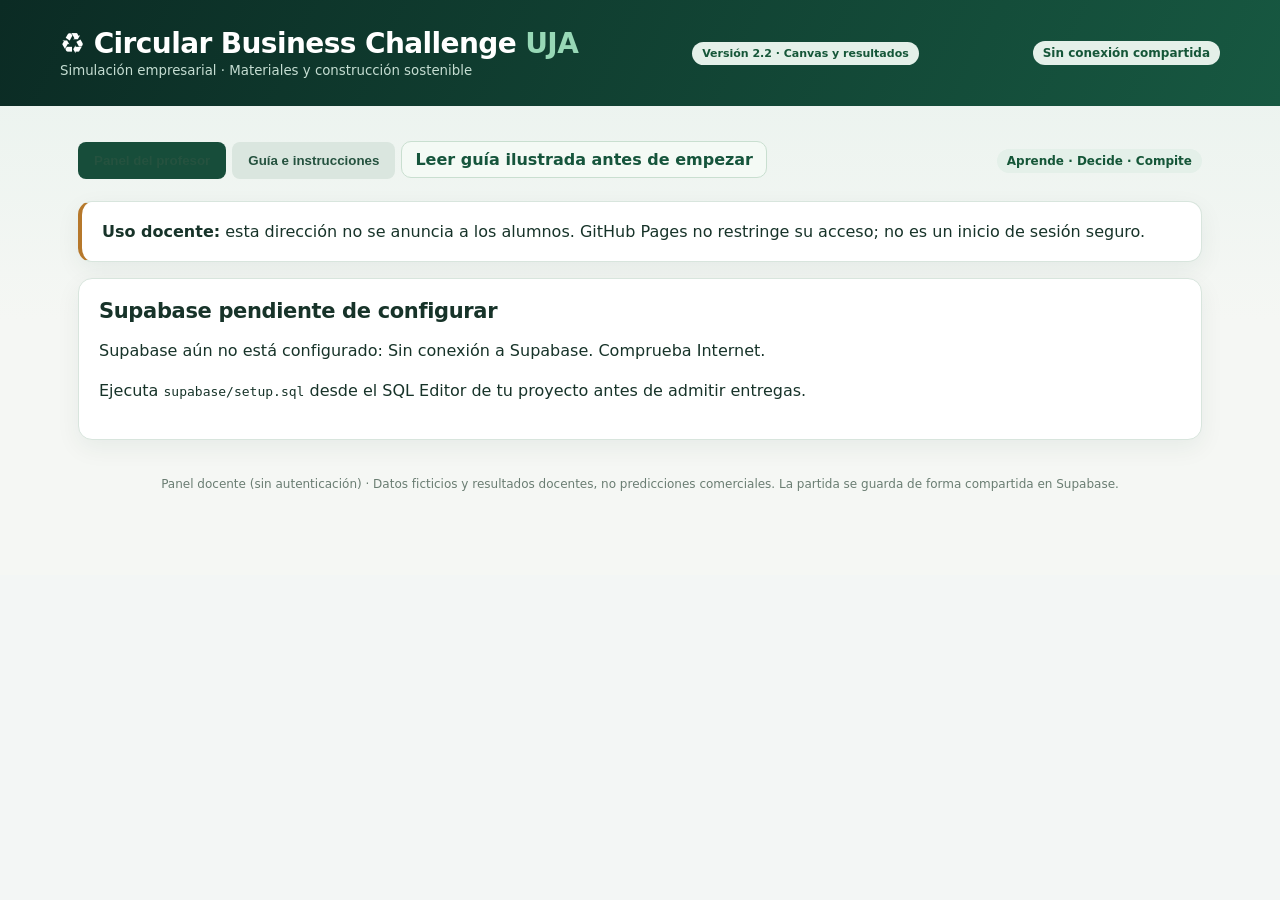
<file: old/profesor.html>
<!DOCTYPE html><html lang="es"><head><meta charset="UTF-8"><meta name="viewport" content="width=device-width,initial-scale=1"><title>Panel del Profesor | Circular Business UJA</title><style>
:root{font-family:Inter,system-ui,-apple-system,Segoe UI,sans-serif;background:#f3f6f5;color:#173329}*{box-sizing:border-box}body{margin:0}header{background:#123e30;color:white;padding:21px max(22px,calc((100vw - 1160px)/2));display:flex;justify-content:space-between;align-items:center;gap:12px;flex-wrap:wrap}header h1{margin:0;font-size:22px}header small{color:#c5ddd2}.wrap{max-width:1160px;margin:auto;padding:24px 18px 70px}.card{background:white;border:1px solid #dbe5df;border-radius:14px;padding:20px;margin-bottom:16px;box-shadow:0 2px 9px #16342608}h2{font-size:21px;margin:0 0 14px}h3{font-size:16px;margin:0 0 12px}p{line-height:1.5}.muted,small{color:#617369}.grid{display:grid;grid-template-columns:repeat(auto-fit,minmax(225px,1fr));gap:14px}.kpi{background:#eef5f0;padding:15px;border-radius:9px}.kpi b{display:block;font-size:25px;margin-top:5px}label{display:block;font-weight:600;font-size:13px;margin:13px 0 6px}input,select{width:100%;padding:11px;border:1px solid #b8c9c0;border-radius:8px;background:white;font-size:14px}button{border:0;border-radius:8px;background:#176c4d;color:white;padding:11px 16px;font-weight:650;cursor:pointer;margin:4px 6px 4px 0}button:hover{background:#0d553c}button.secondary{background:#e5eee8;color:#1d503c}button.danger{background:#a43131}button:disabled{opacity:.45;cursor:not-allowed}.pill{font-size:12px;border-radius:50px;padding:5px 10px;background:#e4f0e9;color:#155638;font-weight:700}.tabs{margin-bottom:16px}.tabs button.active{background:#174d3a}.tabs button{background:#dae6df;color:#25523f}table{width:100%;border-collapse:collapse;font-size:14px}th,td{padding:11px 8px;border-bottom:1px solid #e2e9e4;text-align:left}th{color:#456151}td.num,th.num{text-align:right;font-variant-numeric:tabular-nums}.alert{border-left:4px solid #d29c26;background:#fff8e5;padding:13px;border-radius:6px}.success{border-left:4px solid #23875e;background:#e7f6ed;padding:12px;border-radius:6px}.bad{color:#ae2c2c}.good{color:#13774b}.hidden{display:none}.two{display:grid;grid-template-columns:1fr 1fr;gap:14px}@media(max-width:650px){.two{grid-template-columns:1fr}.wrap{padding:14px 10px}header{padding:16px}table{font-size:12px}th,td{padding:8px 4px}}.footer{color:#6a7d72;text-align:center;font-size:12px;margin-top:35px}.tag{font-size:12px;color:#587468;margin:0 0 10px}.bar{height:8px;background:#dfeae4;border-radius:12px;overflow:hidden}.bar>div{height:100%;background:#229466}.flex{display:flex;justify-content:space-between;align-items:center;gap:12px;flex-wrap:wrap}

/* v4: experiencia guiada */
:root{--ink:#14382e;--forest:#123e30;--teal:#16815c;--cream:#f9f7ee}body{background:linear-gradient(180deg,#e8f2ed 0%,#f5f7f4 320px)}header{background:linear-gradient(115deg,#0b2b24,#175841);padding-top:27px;padding-bottom:27px}header h1{font-size:clamp(21px,3vw,28px);letter-spacing:-.6px}button{transition:transform .15s,background .15s,box-shadow .15s}button:hover:not(:disabled){transform:translateY(-1px);box-shadow:0 3px 12px #0b38232a}button:focus-visible,input:focus-visible,select:focus-visible,summary:focus-visible{outline:3px solid #a4d3b7;outline-offset:2px}.card{box-shadow:0 8px 25px #143e2910;border-color:#d8e5dd}h2{letter-spacing:-.35px}.hero{border:0;border-radius:20px;padding:28px 30px;margin-bottom:20px;color:white;background:radial-gradient(circle at 85% 15%,#318b69 0,#1b664b 24%,transparent 54%),linear-gradient(110deg,#0c3429,#174e3a);position:relative;overflow:hidden}.hero h2{font-size:clamp(26px,4vw,38px);max-width:730px;margin:7px 0 10px;line-height:1.12}.hero p{color:#e3f3e9;max-width:720px;margin:0 0 16px}.eyebrow{letter-spacing:2px;text-transform:uppercase;font-size:11px;font-weight:750;color:#a7dec0}.hero-stats{display:flex;gap:9px;flex-wrap:wrap}.hero-stats span{background:#ffffff22;color:white;border:1px solid #ffffff29;border-radius:30px;padding:7px 11px;font-size:12px}.step-cards{display:grid;grid-template-columns:repeat(auto-fit,minmax(190px,1fr));gap:12px;margin:14px 0}.step-card{padding:15px;border:1px solid #d6e5dc;border-radius:12px;background:#f7faf8}.step-card strong{display:block;font-size:14px;margin:7px 0}.step-num{display:inline-grid;place-items:center;width:27px;height:27px;background:#dcefe3;color:#126343;border-radius:50%;font-weight:800}.lesson{background:linear-gradient(145deg,#f2f8f4,#fbfcf9);border:1px solid #cddfd4;border-radius:14px;padding:18px;margin:15px 0}.lesson h3{font-size:18px;margin:5px 0 9px}.lesson ul{padding-left:21px;line-height:1.6}.lesson p{margin:7px 0}.lesson .tag{color:#277152;font-weight:750;letter-spacing:1px;text-transform:uppercase}.roundbar{display:flex;gap:7px;margin:11px 0 18px}.roundbar span{flex:1;text-align:center;border-radius:8px;padding:9px 3px;font-size:11px;font-weight:750;background:#e6eee9;color:#537264}.roundbar span.done{background:#cce6d5;color:#1c6547}.roundbar span.current{background:#155f43;color:#fff}.tips{display:grid;grid-template-columns:repeat(auto-fit,minmax(210px,1fr));gap:11px;margin-top:12px}.tip{background:white;border:1px solid #dce9df;border-radius:10px;padding:12px;font-size:13px}.tip b{display:block;margin-bottom:5px}.actionlist{background:#f5f9f5;border-radius:11px;padding:14px 17px;line-height:1.7}.actionlist ol{margin:6px 0;padding-left:20px}.details{border:1px solid #dbe7dd;border-radius:12px;padding:13px;margin:13px 0}.details summary{cursor:pointer;font-weight:750;color:#225c42}.video-card{background:#f0f6f1;border-left:4px solid #21895c;border-radius:8px;padding:12px 15px;margin-top:12px}.video-card a{color:#176847}.disclaimer{font-size:12px;color:#66766c}.fieldhelp{display:block;font-size:12px;color:#60766a;line-height:1.35;margin-top:4px}.quiz-note{border-left:4px solid #36a477;padding:12px 15px;background:#eff8f1;margin:11px 0}.topnav{display:flex;justify-content:space-between;gap:12px;align-items:center;flex-wrap:wrap;margin:8px 0 18px}.topnav .tabs{margin:0}.footer{line-height:1.5}@media(max-width:650px){.hero{padding:22px 17px}.step-card{padding:12px}.roundbar span{font-size:10px}}

/* v5: laboratorio de modelos de negocio */
textarea{width:100%;min-height:110px;resize:vertical;border:1px solid #bdcfc4;border-radius:10px;padding:12px;font:inherit;line-height:1.45;background:#fff}textarea:focus-visible{outline:3px solid #a4d3b7}.student-menu{display:flex;gap:9px;flex-wrap:wrap;margin:16px 0}.student-menu button{background:#e6f0e9;color:#1b593e}.student-menu button.active{background:#146047;color:#fff}.canvas-grid{display:grid;grid-template-columns:repeat(3,minmax(0,1fr));gap:12px}.canvas-block{background:#fff;border:1px solid #d3e4d8;border-radius:13px;padding:16px;display:flex;flex-direction:column;gap:7px}.canvas-block.highlight{background:#f0f9f3;border-color:#85bc99}.canvas-block h3{margin:0;font-size:15px}.canvas-block p{margin:0;color:#557265;font-size:12px}.canvas-block textarea{flex:1;min-height:132px;font-size:13px}.canvas-block small{font-size:11px}.canvas-chip{display:inline-block;background:#e2eee6;border-radius:50px;padding:4px 8px;font-weight:800;font-size:11px;color:#266b48}.progressline{height:12px;border-radius:30px;background:#e1ebe5;overflow:hidden}.progressline>div{background:#1c9367;height:100%;transition:width .2s}.callout{padding:17px 19px;border:1px solid #abd3b7;border-radius:14px;background:#eff9f1}.callout strong{display:block;margin-bottom:6px}.canvas-notes{margin:0;color:#567466;font-size:13px;line-height:1.5}.idea-banner{background:linear-gradient(110deg,#164534,#26785a);color:white;border-radius:15px;padding:19px;margin-bottom:14px}.idea-banner h2{margin:5px 0;font-size:24px}.idea-banner p{color:#e1f1e7}.idea-form input{font-size:15px}.brief-grid{display:grid;grid-template-columns:repeat(2,1fr);gap:10px}.brief-item{border:1px solid #dbe6dc;padding:13px;border-radius:11px;white-space:pre-wrap;overflow-wrap:anywhere}.brief-item strong{display:block;margin-bottom:7px;color:#19553a}.stepper{display:flex;gap:6px;margin:15px 0}.stepper span{height:6px;flex:1;border-radius:8px;background:#d8e6dc}.stepper span.filled{background:#16875b}.aside-inline{background:#fcf9ef;border:1px solid #eadca8;border-radius:11px;padding:13px;font-size:13px}.idea-presets{display:flex;gap:7px;flex-wrap:wrap}.idea-presets button{background:#f0f3ed;color:#276044;font-size:12px;padding:8px 10px}.idea-presets button:hover{background:#d9e9dc}@media(max-width:850px){.canvas-grid{grid-template-columns:repeat(2,minmax(0,1fr))}}@media(max-width:600px){.canvas-grid,.brief-grid{grid-template-columns:1fr}.canvas-block textarea{min-height:105px}}
@media print{header,.topnav,.student-menu,.footer,button,.hero{display:none!important}.wrap{max-width:none;padding:0}.card{box-shadow:none;border:0}.brief-grid{grid-template-columns:1fr 1fr}.brief-item{break-inside:avoid}}

.video-stage{border-radius:20px;background:linear-gradient(125deg,#0d352d,#1e6549);padding:26px;color:#fff;margin:12px 0 18px}.video-stage h2{font-size:clamp(24px,3vw,34px);margin:7px 0}.video-stage p{color:#e4f3e9}.video-window{background:#061d18;border-radius:16px;overflow:hidden;aspect-ratio:16/9;margin:18px 0;display:grid;place-items:center;position:relative}.video-window iframe,.video-window video{width:100%;height:100%;border:0;display:block}.video-empty{text-align:center;padding:25px;color:#f1f8f4;max-width:510px}.video-empty .play-icon{font-size:44px;display:block;margin-bottom:8px}.video-actions{display:flex;gap:10px;flex-wrap:wrap;align-items:center}.video-actions button{background:#e4f7e9;color:#115138}.video-actions button.secondary{background:#ffffff20;color:#fff;border:1px solid #ffffff55}.video-link{color:#aaf0d1;overflow-wrap:anywhere}.video-agenda{display:grid;grid-template-columns:repeat(auto-fit,minmax(190px,1fr));gap:10px}.video-agenda article{padding:13px;border:1px solid #d4e5d9;border-radius:11px;background:#f5faf6}.video-agenda strong{display:block;margin-bottom:6px}.video-admin{background:#f5faf6;border-radius:12px;padding:16px;margin-top:15px}.video-row{display:grid;grid-template-columns:minmax(140px,240px) 1fr;gap:12px;align-items:center;padding:10px 0;border-bottom:1px solid #dce7dd}.video-row label{margin:0}.video-row input{margin:0}.video-help{color:#527465;font-size:12px;margin-top:9px}.video-success{background:#d8f2e3;color:#125637;padding:9px;border-radius:9px}.video-stage .tag{color:#b9e6ce}@media(max-width:680px){.video-stage{padding:17px}.video-row{grid-template-columns:1fr}}
</style></head><body><header><div><h1>♻ Circular Business Challenge <span style="color:#97d8b6">UJA</span></h1><small>Simulación empresarial · Materiales y construcción sostenible</small></div><span class="pill" style="font-size:11px">Versión 2.2 · Canvas y resultados</span><span id="headstatus" class="pill">Prototipo local</span></header><main class="wrap"><div class="topnav"><div class="tabs" id="tabs"><button data-role="prof" class="active">Panel del profesor</button><button data-role="reglas">Guía e instrucciones</button><a href="./guia-alumnado.html" target="_blank" rel="noopener noreferrer" style="display:inline-flex;align-items:center;border:1px solid #c9dfd0;border-radius:10px;padding:8px 13px;font-weight:700;text-decoration:none;color:#16553c;background:#f4faf5">Leer guía ilustrada antes de empezar</a></div><span class="pill">Aprende · Decide · Compite</span></div><div class="card" style="border-left:4px solid #b6782b"><b>Uso docente:</b> esta dirección no se anuncia a los alumnos. GitHub Pages no restringe su acceso; no es un inicio de sesión seguro.</div><section id="view"></section><p class="footer">Panel docente (sin autenticación) · Datos ficticios y resultados docentes, no predicciones comerciales. La partida se guarda de forma compartida en Supabase.</p></main><script src="./sync.js"></script><script>
'use strict';const KEY='cbc_uja_v1';const names=['CircularBuild','EcoMaterial','ReBuild','GreenTech'];const formats=new Intl.NumberFormat('es-ES',{maximumFractionDigits:0});const euro=n=>formats.format(Math.round(n))+' €';const fmt=n=>formats.format(n);const $=id=>document.getElementById(id);const esc=v=>String(v).replace(/[&<>"']/g,c=>({'&':'&amp;','<':'&lt;','>':'&gt;','"':'&quot;',"'":'&#39;'}[c]));const clamp=(x,a,b)=>Math.max(a,Math.min(b,x));
function defaults(){return {round:1,phase:'decisions',event:'normal',teams:names.map((name,i)=>({id:i+1,name,code:'UJA'+(i+1)+'26',cash:250000,capacity:12500,quality:50,eco:50,market:50,tech:50,last:null,history:[],decision:null,submitted:false})),log:[],results:[]}}let db=defaults(),version=0,remoteReady=false,remoteError='',teamCode='',teacherAuthenticated=false;
let localVideoUrls=[];try{localVideoUrls=JSON.parse(localStorage.getItem('cbc_video_overrides')||'[]')}catch{localVideoUrls=[]}
async function remoteRefresh(silent=false){
 const previous={version,round:db.round,phase:db.phase,event:db.event,submitted:db.teams[selected-1]?.submitted};
 const data=role==='prof'&&teacherAuthenticated?await CBCSync.rpc('cbc_teacher_state'):auth&&teamCode?await CBCSync.rpc('cbc_student_state',{p_code:teamCode}):null;
 if(!data)return;
 db=data.state;version=Number(data.version);
 const changed=previous.round!==db.round||previous.phase!==db.phase||
   previous.event!==db.event||previous.submitted!==db.teams[selected-1]?.submitted;
 // El cambio de evento debe refrescar la pantalla del alumno. No redibujar
 // ante entregas ajenas mientras escribe su propio formulario.
 if(!silent||changed||(role==='prof'&&previous.version!==version&&document.activeElement?.closest('#canvasGradeForm')===null))render();
}
async function teacherSave(){try{let r=await CBCSync.rpc('cbc_teacher_save',{p_state:db,p_version:version});version=Number(r.version);return true;}catch(e){alert('Cambio NO guardado: '+e.message);await remoteRefresh();return false;}}
async function initRemote(){
 try{await CBCSync.rpc('cbc_ping');remoteReady=true;
 if(role==='prof'&&CBCSync.currentToken())try{teacherAuthenticated=true;await remoteRefresh();}catch{teacherAuthenticated=false;CBCSync.logout();}
 }catch(e){remoteError='Supabase aún no está configurado: '+e.message;}
 render();
 if(remoteReady)setInterval(async()=>{if((role==='prof'&&teacherAuthenticated)||(role==='alumno'&&auth&&teamCode))try{await remoteRefresh(true)}catch(e){console.warn('Sincronización',e.message)}},7000);
}let canvasGradeTeam=1;
let role='prof',selected=1,auth=false,studentSection='video';function save(){/* Estado de partida exclusivo de Supabase */}function activeTeams(){return db.teams.filter(t=>t.active!==false)}function canSetTeams(){return db.phase==='decisions'&&db.results.length===0&&db.teams.every(t=>!t.submitted)}const videoNames=['Presentación general','Ronda 1 · Crear empresa','Ronda 2 · Competir','Ronda 3 · Adaptar','Ronda 4 · Consolidar'];
const videoIntro={title:'Bienvenidos a Circular Business Challenge UJA',story:'Una idea sostenible solo se convierte en empresa cuando crea valor para sus clientes, es técnicamente viable y puede sostenerse económicamente.',objective:'Comprende las reglas, el propósito y las etapas de la competición.',tasks:['Construye una propuesta propia con el Canvas.','Decide precios, producción e inversiones en cuatro rondas.','Defiende la rentabilidad, calidad y desempeño ambiental de tu empresa.'],question:'¿Serás capaz de convertir una innovación circular en un negocio viable?'};
let publishedVideos=['https://youtu.be/NIm4BZ8QeA8','','','',''];function videoUrls(){return publishedVideos.map((published,i)=>{const local=Array.isArray(localVideoUrls)?localVideoUrls[i]:'';return published||(typeof local==='string'&&local.trim()&&safeVideoUrl(local)?local.trim():'')})}
async function loadPublishedVideos(){try{const r=await fetch('./videos.json?v=20261102-intro-NIm4BZ8QeA8',{cache:'no-store'});if(!r.ok)return;const j=await r.json();if(Array.isArray(j.videos)&&j.videos.length===5){publishedVideos=j.videos.map(v=>typeof v==='string'&&safeVideoUrl(v)?v:'');if(publishedVideos[0]!=='https://youtu.be/NIm4BZ8QeA8')publishedVideos[0]='https://youtu.be/NIm4BZ8QeA8';render()}}catch{/* local file preview uses fallback */}}
function safeVideoUrl(raw){try{if(!raw||!raw.trim())return null;const u=new URL(raw.trim());if(!['https:','http:'].includes(u.protocol))return null;return u;}catch{return null}}
function videoSource(input){const u=safeVideoUrl(input);if(!u)return null;const host=u.hostname.toLowerCase().replace(/^www\./,'');if(host==='youtu.be'){const id=u.pathname.slice(1).split('/')[0];if(/^[A-Za-z0-9_-]{11}$/.test(id))return {kind:'iframe',src:'https://www.youtube-nocookie.com/embed/'+id+'?rel=0'}}if(['youtube.com','m.youtube.com','youtube-nocookie.com'].includes(host)){let id=u.searchParams.get('v');if(!id&&u.pathname.startsWith('/embed/'))id=u.pathname.split('/')[2];if(!id&&u.pathname.startsWith('/shorts/'))id=u.pathname.split('/')[2];if(/^[A-Za-z0-9_-]{11}$/.test(id||''))return {kind:'iframe',src:'https://www.youtube-nocookie.com/embed/'+id+'?rel=0'}}if(host==='vimeo.com'||host==='player.vimeo.com'){let id=(u.pathname.match(/\b\d{6,12}\b/)||[])[0];if(id)return {kind:'iframe',src:'https://player.vimeo.com/video/'+id}}if(/\.(mp4|webm|ogg)$/i.test(u.pathname))return {kind:'video',src:u.href};return {kind:'link',src:u.href}}
function videoPlayer(url){const s=videoSource(url);if(!s)return `<div class="video-empty"><span class="play-icon">▶</span><b>Vídeo de esta ronda aún no publicado</b><p>Mientras tanto puedes leer el briefing y continuar con la actividad. El profesor puede añadir la URL del vídeo desde su panel.</p></div>`;if(s.kind==='iframe')return `<iframe src="${esc(s.src)}" title="Vídeo introductorio" loading="lazy" allow="accelerometer; autoplay; encrypted-media; gyroscope; picture-in-picture; web-share" referrerpolicy="strict-origin-when-cross-origin" allowfullscreen></iframe>`;if(s.kind==='video')return `<video controls preload="metadata" playsinline src="${esc(s.src)}">El navegador no puede reproducir este archivo.</video>`;return `<div class="video-empty"><span class="play-icon">↗</span><b>Vídeo disponible mediante enlace externo</b><p>Ábrelo en una pestaña nueva y regresa para continuar.</p><a class="video-link" href="${esc(s.src)}" target="_blank" rel="noopener noreferrer">Abrir vídeo</a></div>`}
function videoStage(){const n=db.round, ch=chapterData[n-1],url=videoUrls()[n];return `<section class="video-stage"><span class="tag">BRIEFING AUDIOVISUAL · RONDA ${n} DE 4</span><h2>${esc(ch.title)}</h2><p>${esc(ch.story)}</p><div class="video-window">${videoPlayer(url)}</div><div class="video-actions"><button id="continueToRound">${n===1?'Continuar a mi Canvas':'Ir a las decisiones de la ronda'} →</button><button id="showIntroVideo" class="secondary">Ver presentación general</button>${safeVideoUrl(url)?`<a href="${esc(url)}" class="video-link" target="_blank" rel="noopener noreferrer">Abrir vídeo fuera de la web ↗</a>`:''}</div></section><section class="card"><h2>Tu misión en esta ronda</h2><p>${esc(ch.objective)}</p><div class="video-agenda">${ch.tasks.map((task,i)=>`<article><strong>${i+1}. Tarea</strong>${esc(task)}</article>`).join('')}</div><div class="quiz-note"><b>Pregunta para debatir en equipo:</b> ${esc(ch.question)}</div><p class="disclaimer">Puedes continuar aunque aún no se haya publicado el vídeo. El vídeo es una introducción, no sustituye las instrucciones del Canvas ni las reglas de decisión.</p></section>`}
function introVideoStage(){const url=videoUrls()[0],ch=videoIntro;return `<section class="video-stage"><span class="tag">INICIO DEL RETO · PRESENTACIÓN GENERAL</span><h2>${esc(ch.title)}</h2><p>${esc(ch.story)}</p><div class="video-window">${videoPlayer(url)}</div><div class="video-actions"><button id="backToRound">Continuar a la ronda ${db.round} →</button>${safeVideoUrl(url)?`<a href="${esc(url)}" target="_blank" class="video-link" rel="noopener noreferrer">Abrir vídeo en nueva pestaña ↗</a>`:''}</div></section><section class="card"><h2>Así funciona el juego</h2><div class="video-agenda">${ch.tasks.map((task,i)=>`<article><strong>Etapa ${i+1}</strong>${esc(task)}</article>`).join('')}</div><div class="quiz-note"><b>El reto:</b> ${esc(ch.question)}</div></section>`}
function videoAdmin(){return `<div class="card"><h2>Vídeos de la simulación</h2><p>Introduce las direcciones públicas para previsualizarlas aquí. Para que <b>todos los alumnos</b> vean los vídeos en GitHub Pages, edita también el archivo <code>videos.json</code> del repositorio con esas mismas cinco direcciones. Se admiten YouTube, Vimeo y MP4/WebM.</p><form id="videoConfigForm"><div class="video-admin">${videoNames.map((name,i)=>`<div class="video-row"><label for="video_url_${i}">${esc(name)}</label><input id="video_url_${i}" name="video_${i}" type="url" inputmode="url" placeholder="https://www.youtube.com/watch?v=..." value="${esc(videoUrls()[i])}"></div>`).join('')}</div><p class="video-help">Usa enlaces de vídeos públicos o no listados con inserción permitida. No sirven enlaces privados ni archivos guardados únicamente en tu ordenador.</p><button type="submit">Guardar enlaces de vídeos</button><button type="button" id="testRoundVideo" class="secondary">Previsualizar ronda actual</button><p id="videoSaveState" class="muted" aria-live="polite"></p></form></div>`}
function moneyCell(n){return `<td class="num">${euro(n)}</td>`}function message(s,cls='success'){return `<div class="${cls}">${s}</div>`}
const fields=[['price','Precio de venta (€/unidad)',20,90,45],['production','Producción prevista (unidades)',0,25000,11500],['capacityInv','Inversión en capacidad (€)',0,100000,10000],['rdInv','Inversión en I+D y calidad (€)',0,100000,15000],['ecoInv','Inversión ambiental (€)',0,100000,15000],['marketingInv','Inversión comercial (€)',0,100000,10000],['recycled','Materia prima recuperada (%)',0,90,45]];
function normalDecision(){return Object.fromEntries(fields.map(x=>[x[0],x[4]]))}function investment(d){return d.capacityInv+d.rdInv+d.ecoInv+d.marketingInv}function valid(d,t){let v=fields.every(([k,,min,max])=>Number.isFinite(d[k])&&d[k]>=min&&d[k]<=max);let maxInvestment=Math.min(150000,Math.max(0,t.cash-15000));return v&&investment(d)<=maxInvestment}
function eventDef(){return {normal:{name:'Mercado estable',desc:'Demanda sectorial estable y costes base.'},raw:{name:'Crisis de materias primas',desc:'El coste de material virgen aumenta un 25 %. Usar materia prima recuperada amortigua la crisis.'},demand:{name:'Caída de la demanda',desc:'La demanda del mercado disminuye un 18 %.'},green:{name:'Compra pública verde',desc:'Los compradores dan más importancia al desempeño ambiental.'},quality:{name:'Control de calidad',desc:'La demanda favorece empresas con prestaciones y calidad verificables.'}}[db.event]}
function profile(t,d,evt){let invest=investment(d);const cashAfter=t.cash-invest;const capacity=t.capacity+Math.floor(d.capacityInv/6);const quality=clamp(t.quality+d.rdInv/2500,0,100);const eco=clamp(t.eco+d.ecoInv/2500,0,100);const marketing=clamp(t.market+d.marketingInv/2500,0,100);const tech=clamp(t.tech+d.rdInv/4000,0,100);const rawCost=evt==='raw'?1.25:1;let variable=18+(100-quality)*0.045+(d.recycled*0.09)+(100-tech)*0.015+7*(1-d.recycled/100)*rawCost;let unitCO2=clamp(40-0.24*d.recycled-0.12*(eco-50),8,40);return {t,d,invest,cashAfter,capacity,quality,eco,marketing,tech,variable,unitCO2};}
function compute(){let evt=db.event;const market=Math.round(50000*(evt==='demand'?.82:1));let players=activeTeams().map(t=>profile(t,t.decision,evt));let attractiveness=players.map(x=>{const d=x.d;let score=Math.exp((45-d.price)/20)*(.6+x.quality/180+x.marketing/260+x.eco/(evt==='green'?130:350));if(evt==='quality')score*=.6+x.quality/110;return Math.max(.01,score)});let shares=attractiveness.map(a=>a/attractiveness.reduce((s,v)=>s+v,0));let remaining=market;let alloc=Array(players.length).fill(0);let eligible=players.map((_,i)=>i);for(let iter=0;iter<8&&remaining>0&&eligible.length;iter++){let weight=eligible.reduce((s,i)=>s+attractiveness[i],0);let assigned=0;for(let i of eligible){let p=players[i],available=Math.max(0,Math.min(p.capacity,p.d.production)-alloc[i]);let demand=Math.floor(remaining*attractiveness[i]/weight);let add=Math.min(available,demand);alloc[i]+=add;assigned+=add}remaining-=assigned;eligible=eligible.filter(i=>alloc[i]<Math.min(players[i].capacity,players[i].d.production));if(assigned===0){if(eligible.length){let i=eligible[0];alloc[i]++;remaining--;eligible=eligible.filter(j=>alloc[j]<Math.min(players[j].capacity,players[j].d.production))}else break;}}let results=players.map((p,i)=>{let sales=alloc[i],revenue=sales*p.d.price,cost=sales*p.variable+28000,operating=revenue-cost,cash=p.cashAfter+operating;let margin=p.d.price-p.variable;let breakeven=margin>0?Math.ceil(28000/margin):null;let share=sales/market*100;let circular=clamp(.5*p.d.recycled+.5*p.eco,0,100);let emissions=sales*p.unitCO2;return {...p,sales,share,revenue,cost,operating,cash,circular,emissions,breakeven}});const maxi=(field)=>Math.max(1,...results.map(r=>Math.max(0,r[field])));results.forEach(r=>{r.score=+(100*(.25*clamp((r.operating+100000)/250000,0,1)+.15*clamp(r.share/35,0,1)+.25*r.circular/100+.15*r.quality/100+.10*clamp(r.cash/300000,0,1)+.10*clamp(r.operating>=0?0.85:0.25,0,1))).toFixed(1)});return {market,results};}
async function execute(){if(db.phase!=='decisions')return alert('La ronda ya está resuelta.');if(activeTeams().length<2||!activeTeams().every(t=>t.submitted))return alert('Faltan decisiones de los equipos activos.');const sim=compute();sim.results.forEach(r=>{let t=db.teams[r.t.id-1];t.cash=r.cash;t.capacity=r.capacity;t.quality=r.quality;t.eco=r.eco;t.market=r.marketing;t.tech=r.tech;t.last={sales:r.sales,share:r.share,operating:r.operating,cash:r.cash,circular:r.circular,quality:r.quality,emissions:r.emissions,score:r.score,unitCO2:r.unitCO2,price:r.d.price,breakeven:r.breakeven};t.history.push({...t.last,round:db.round});});db.results.push({round:db.round,event:db.event,market:sim.market,rows:sim.results.map(r=>({id:r.t.id,name:r.t.name,...db.teams[r.t.id-1].last}))});db.phase='results';db.log.push(`Ronda ${db.round}: ${eventDef().name}. Mercado ${fmt(sim.market)} unidades.`);if(await teacherSave())render()}
async function forceClose(){
 const pending=activeTeams().filter(t=>!t.submitted);
 if(!pending.length)return execute();
 if(!confirm('Faltan '+pending.length+' equipos. Se les asignará una decisión de cero producción e inversión, con costes fijos de la ronda. ¿Cerrar y publicar resultados?'))return;
 pending.forEach(t=>{t.decision={price:45,production:0,capacityInv:0,rdInv:0,ecoInv:0,marketingInv:0,recycled:45};t.submitted=true;t.absent=true});
 db.log.push('Ronda '+db.round+': cierre del profesor con '+pending.length+' equipo(s) sin entregar.');
 await execute();
}
async function nextRound(){if(db.phase!=='results'||db.round>=4)return;db.round++;db.phase='decisions';db.event='normal';db.teams.forEach(t=>{t.decision=null;t.submitted=false;t.absent=false});if(await teacherSave())render()}
const chapterData=[
{title:'La idea se convierte en empresa',subtitle:'Diseño del modelo de negocio',story:'Jaén quiere impulsar soluciones constructivas con menor impacto ambiental. Tu equipo dispone de 250.000 € y una oportunidad de mercado, pero también de rivales con el mismo objetivo. La primera decisión determinará qué tipo de empresa vas a construir.',objective:'Crear una propuesta viable y decidir el posicionamiento inicial.',tasks:['Elige precio y producción anual esperada.','Invierte en capacidad, innovación, circularidad y comercialización.','Asegura fondos suficientes para comenzar a operar.'],question:'¿Qué ventaja competitiva ofrecerá tu empresa y por qué te comprarían?',video:'Imagina que acabas de fundar una empresa en el sector de materiales de construcción sostenible. Tienes una oportunidad: transformar una nueva solución constructiva en un negocio real. Pero no estás solo. Otras tres empresas competirán por los mismos clientes, con recursos iniciales idénticos. Dispones de doscientos cincuenta mil euros y debes decidir qué vas a priorizar: capacidad de producción, investigación, sostenibilidad o comercialización. También fijarás tu primer precio de venta. Recuerda que no se trata únicamente de fabricar un material más ecológico. Tienes que demostrar que satisface una necesidad, que puede venderse y que tu empresa puede sostenerse económicamente. Tus decisiones de hoy serán el punto de partida de toda la competición. ¿Qué modelo de negocio vas a construir?'},
{title:'El mercado dicta sentencia',subtitle:'Competencia y captación de clientes',story:'La empresa ya está en marcha. Los compradores comparan precios, calidad y desempeño ambiental. La demanda es limitada: cada venta que consigue un rival puede ser una oportunidad menos para tu equipo.',objective:'Conseguir ventas sin destruir el margen de contribución.',tasks:['Revisa los resultados publicados de la primera ronda.','Ajusta precios y producción a la cuota real conseguida.','Decide en qué invertir para superar a los competidores.'],question:'¿Conviene vender más barato o diferenciarse con calidad y circularidad?',video:'Tu empresa ha iniciado su actividad y ahora llega la prueba decisiva: el mercado. Los clientes no compran una idea, compran una solución que les aporte valor. Compararán el precio, la calidad, la sostenibilidad y la capacidad de respuesta de las cuatro empresas. La demanda total es limitada, de modo que vuestras decisiones están conectadas: si una empresa gana cuota, otra puede perderla. Antes de decidir, estudia los resultados del ejercicio anterior. ¿Has vendido lo previsto? ¿Has conseguido un margen suficiente? ¿Te sobra capacidad productiva? En esta ronda tendrás que equilibrar ambición y prudencia. Bajar el precio puede atraer compradores, pero también reducir tus beneficios. Invertir en innovación puede reforzar tu posición, aunque consume tesorería. ¿Qué cambiarás para mejorar tu competitividad?'},
{title:'La crisis pone a prueba la estrategia',subtitle:'Gestión de riesgos e incertidumbre',story:'La estabilidad ha terminado. El profesor anuncia un acontecimiento inesperado: subida de materias primas, caída de la demanda, compra pública verde o mayores exigencias de calidad.',objective:'Adaptar la estrategia manteniendo la empresa solvente.',tasks:['Lee cuidadosamente el acontecimiento elegido por el profesor.','Identifica los costes y ventajas competitivas que cambian.','Modifica las decisiones y justifica tu respuesta al riesgo.'],question:'¿Qué sacrificarías hoy para proteger la supervivencia de la empresa?',video:'Las empresas no compiten en un entorno estable. Los precios de las materias primas cambian, los clientes modifican sus preferencias y pueden aparecer nuevas exigencias ambientales o técnicas. En esta tercera ronda, tu empresa afrontará una situación inesperada. El profesor anunciará un evento de mercado que alterará las condiciones de juego. Tendrás que reaccionar con la información disponible y con los recursos que hayas conservado. Una empresa muy rentable puede descubrir que depende demasiado de un insumo. Otra que invirtió en circularidad puede encontrar una ventaja frente a la crisis. Analiza el riesgo, revisa tus costes, protege tu liquidez y explica por qué tu nueva estrategia es la más adecuada. No siempre gana quien más crece: a veces gana quien mejor se adapta.'},
{title:'El momento de demostrar el valor',subtitle:'Consolidación y defensa ante inversores',story:'Llega el último ejercicio. Los resultados acumulados mostrarán si tu estrategia crea una empresa sólida o solo un buen resultado puntual. Es momento de decidir y defender el futuro del negocio.',objective:'Cerrar la competición con una propuesta rentable, sólida y circular.',tasks:['Analiza toda la trayectoria de tu empresa.','Realiza las últimas decisiones de precio e inversión.','Prepara una defensa breve con resultados económicos y ambientales.'],question:'¿Por qué debería financiarse tu empresa y no la de tus competidores?',video:'Has llegado a la ronda final del Circular Business Challenge. Tu empresa ya ha competido, ha tomado decisiones de inversión y se ha enfrentado a la incertidumbre. Ahora debes demostrar que tu modelo de negocio merece continuar. Analiza tus resultados acumulados: ventas, cuota de mercado, tesorería, calidad y circularidad. Decide si es el momento de consolidar, invertir o proteger los recursos disponibles. Recuerda que el mejor negocio no es necesariamente el que más factura, sino el que combina viabilidad económica, desempeño técnico y sostenibilidad. Tras esta última ronda tendrás que defender tu estrategia ante el profesor, que actuará como inversor. ¿Qué has aprendido de tus decisiones? ¿Qué harías de otra forma? Y, sobre todo, ¿por qué merece la pena apostar por tu empresa?'},
];
function roundbar(){return '<div class="roundbar">'+chapterData.map((r,i)=>`<span class="${i+1<db.round?'done':i+1===db.round?'current':''}">${i+1}. ${['Crear','Competir','Adaptar','Consolidar'][i]}</span>`).join('')+'</div>'}
function intro(){const r=chapterData[db.round-1],url=videoUrls()[db.round];return `<section class="hero"><div class="eyebrow">Circular Business Challenge · Capítulo ${db.round} de 4</div><h2>${esc(r.title)}</h2><p>${esc(r.story)}</p><div class="hero-stats"><span>4 empresas</span><span>Un mercado común</span><span>250.000 € iniciales</span><span>Decisiones con consecuencias</span></div></section>${roundbar()}<section class="card"><span class="eyebrow" style="color:#246a4b">Briefing de la ronda</span><h2>${esc(r.subtitle)}</h2><h3>Vídeo introductorio · Ronda ${db.round}</h3><div class="video-window">${videoPlayer(url)}</div>${safeVideoUrl(url)?`<p><a href="${esc(url)}" target="_blank" rel="noopener noreferrer">Abrir vídeo en YouTube</a></p>`:''}<p><b>Tu misión:</b> ${esc(r.objective)}</p><div class="step-cards">${r.tasks.map((t,i)=>`<div class="step-card"><span class="step-num">${i+1}</span><strong>${esc(t)}</strong></div>`).join('')}</div><div class="quiz-note"><b>Pregunta estratégica:</b> ${esc(r.question)}</div></section>`}
function siteHero(){return `<section class="hero"><div class="eyebrow">Universidad de Jaén · Máster en Ingeniería de los Materiales y Construcción Sostenible</div><h2>Construye una empresa. Compite. Aprende de tus decisiones.</h2><p>Gestiona una empresa ficticia de materiales constructivos circulares. Cuatro equipos, cuatro ejercicios, un mercado compartido y decisiones que alteran tus resultados.</p><div class="hero-stats"><span>4 rondas</span><span>4 equipos</span><span>7 decisiones por ronda</span><span>Ranking competitivo</span></div></section>`}
function welcome(){return `<div class="card"><h2>Antes de comenzar</h2><p>Tu objetivo no es solo obtener el máximo beneficio. Deberás justificar un modelo de negocio que combine rentabilidad, prestaciones técnicas y uso responsable de recursos.</p><div class="step-cards"><div class="step-card"><span class="step-num">1</span><strong>Explora tu empresa</strong><small>Consulta tu tesorería, capacidad e indicadores iniciales.</small></div><div class="step-card"><span class="step-num">2</span><strong>Diseña una estrategia</strong><small>Define precios, volumen e inversiones con un límite de presupuesto.</small></div><div class="step-card"><span class="step-num">3</span><strong>Envía tus decisiones</strong><small>El profesor calculará simultáneamente los resultados de los cuatro equipos.</small></div><div class="step-card"><span class="step-num">4</span><strong>Aprende y adapta</strong><small>Compara resultados y mejora tu modelo en la siguiente ronda.</small></div></div><p class="disclaimer">Versión de demostración: las decisiones se guardan en Supabase y se comparten con el profesor.</p></div>`}
function helpNotes(){let tips={price:'Un precio bajo puede mejorar la cuota, pero reduce el margen por unidad.',production:'No podrás vender más de lo que decidas producir ni de tu capacidad instalada.',capacityInv:'Cada 6 € invertidos añaden una unidad de capacidad anual.',rdInv:'Refuerza calidad y tecnología; puede mejorar el coste variable.',ecoInv:'Incrementa el indicador ambiental y mejora las emisiones estimadas.',marketingInv:'Aumenta la visibilidad comercial en el reparto de demanda.',recycled:'Reduce emisiones estimadas y dependencia de materia virgen, pero puede incrementar el coste de procesado.'};return tips}
function prof(){let submitted=activeTeams().filter(t=>t.submitted).length;let active=activeTeams().length;let html=finalAwards()+`<div class="flex"><h2>Panel del profesor</h2><span class="pill">Ronda ${db.round}/4 · ${db.phase==='decisions'?'Recepción de decisiones':'Resultados publicados'}</span></div><div class="grid"><div class="kpi">Equipos activos<b>${active}</b></div><div class="kpi">Decisiones entregadas<b>${submitted}/${active}</b></div><div class="kpi">Capital inicial por equipo<b>250.000 €</b></div><div class="kpi">Demanda de referencia<b>50.000 ud.</b></div></div><div class="card"><h3>Gestión de la ronda</h3><label for="event">Evento de mercado</label><select id="event" ${db.phase==='results'?'disabled':''}>${Object.entries({normal:'Mercado estable',raw:'Crisis de materias primas',demand:'Caída de demanda',green:'Compra pública verde',quality:'Control de calidad'}).map(([k,v])=>`<option value="${k}" ${db.event===k?'selected':''}>${v}</option>`).join('')}</select><p class="muted" id="eventdesc">${esc(eventDef().desc)}</p><button id="execute" ${submitted<active||active<2||db.phase==='results'?'disabled':''}>Calcular y publicar resultados</button>${db.phase==='decisions'&&submitted<active&&active>=2?'<button id="forceClose" class="secondary">Cerrar ronda con pendientes (sin producción)</button>':''}${db.phase==='results'&&db.round<4?'<button id="next">Abrir siguiente ronda</button>':''}${db.round===4&&db.phase==='results'?message('Cuatro rondas finalizadas. Evalúa los Canvas para publicar la clasificación definitiva.'):''}<button class="secondary" id="export">Exportar resultados CSV</button><button class="danger" id="reset">Reiniciar partida</button></div><div class="card"><h3>Equipos participantes</h3><p>Selecciona de 2 a 4 empresas antes de comenzar. Solo las activas compiten, reciben demanda y deben entregar decisiones.</p><div class="team-select">${db.teams.map(t=>`<label style="display:inline-flex;align-items:center;gap:8px;margin-right:20px"><input type="checkbox" class="team-toggle" data-team="${t.id}" style="width:auto" ${t.active!==false?'checked':''} ${canSetTeams()?'':'disabled'}> ${esc(t.name)}</label>`).join('')}</div><p class="muted">Participantes: ${active}. ${canSetTeams()?'Desmarca los equipos que no vayan a jugar.':'Para cambiar equipos, reinicia la partida.'}</p></div><div class="card"><h3>Empresas y accesos</h3><table><thead><tr><th>Empresa</th><th>Código del equipo</th><th>Estado</th><th class="num">Tesorería</th></tr></thead><tbody>${db.teams.map(t=>`<tr><td>${esc(t.name)}</td><td><code>${esc(t.code)}</code></td><td>${t.active===false?'No participa':t.absent?'Sin entrega (cierre docente)':t.submitted?'Entregado':'Pendiente'}</td>${moneyCell(t.cash)}</tr>`).join('')}</tbody></table><p class="muted">Los códigos se generan aleatoriamente en Supabase. Las decisiones se sincronizan entre los equipos mediante Supabase.</p></div>`;html+=`<div class="card"><h3>Propuestas de negocio de los equipos</h3><p class="muted">Consulta las ideas presentadas. El Canvas complementa la puntuación del simulador y puede evaluarse mediante una rúbrica docente independiente.</p><table><thead><tr><th>Equipo</th><th>Propuesta</th><th>Canvas</th><th>Ficha</th></tr></thead><tbody>${db.teams.map(t=>{let p=ideaCompletion(t);return `<tr><td>${esc(t.name)}</td><td>${esc(ideaData(t).title||'Sin definir')}</td><td>${p.count}/${p.total}</td><td><button class="secondary seeIdea" data-team="${t.id}">Consultar</button></td></tr>`}).join('')}</tbody></table><button class="secondary" id="exportCanvas">Exportar propuestas (JSON)</button></div>`;html+=canvasGradingPanel();html+=videoAdmin();if(db.results.length){let latest=db.results.at(-1);html+=`<div class="card"><h3>Clasificación · Ronda ${latest.round}</h3>${rank(latest.rows)}</div><div class="card"><h3>Detalle financiero y ambiental</h3><div style="overflow-x:auto"><table><thead><tr><th>Empresa</th><th class="num">Ventas (ud.)</th><th class="num">Cuota</th><th class="num">Resultado</th><th class="num">Tesorería</th><th class="num">Circularidad</th><th class="num">Emisiones (kg CO₂e)</th></tr></thead><tbody>${latest.rows.map(r=>`<tr><td>${esc(r.name)}</td><td class="num">${fmt(r.sales)}</td><td class="num">${r.share.toFixed(1)} %</td>${moneyCell(r.operating)}${moneyCell(r.cash)}<td class="num">${r.circular.toFixed(1)}/100</td><td class="num">${fmt(r.emissions)}</td></tr>`).join('')}</tbody></table></div></div>`}return intro()+html}
function rank(rows){let sorted=[...rows].sort((a,b)=>b.score-a.score);return `<table><thead><tr><th>Posición</th><th>Empresa</th><th class="num">Puntuación</th><th class="num">Resultado</th></tr></thead><tbody>${sorted.map((r,i)=>`<tr><td>${i+1}</td><td><b>${esc(r.name)}</b></td><td class="num"><b>${r.score.toFixed(1)}/100</b></td>${moneyCell(r.operating)}</tr>`).join('')}</tbody></table>`}

function publishedRounds(){
 if(!Array.isArray(db.results))return [];
 const byRound=new Map();
 for(const rr of db.results){
  const n=Number(rr.round);
  if(n>=1&&n<=4&&Array.isArray(rr.rows)&&rr.rows.length)byRound.set(n,rr);
 }
 return [...byRound.values()].sort((a,b)=>Number(a.round)-Number(b.round));
}
function cumulativeStandings(){
 const rounds=publishedRounds();if(!rounds.length)return null;
 const teamIds=new Set(rounds.flatMap(r=>r.rows.map(x=>Number(x.id))));
 const entries=[...teamIds].map(id=>{
  const t=db.teams.find(x=>Number(x.id)===id);
  const scores=[1,2,3,4].map(n=>{
   const rr=rounds.find(x=>Number(x.round)===n);
   const item=rr?.rows.find(x=>Number(x.id)===id);
   const v=item?.score;
   return v===null||v===undefined||v===''?null:Number(v);
  });
  return {id,name:t?.name||rounds.flatMap(r=>r.rows).find(x=>Number(x.id)===id)?.name||'Equipo '+id,scores,
   total:scores.reduce((sum,v)=>sum+(Number.isFinite(v)?v:0),0)};
 }).sort((a,b)=>b.total-a.total||a.id-b.id);
 return {entries,rounds,complete:rounds.length===4&&entries.every(x=>x.scores.every(Number.isFinite)),
  lastPublished:rounds.some(x=>Number(x.round)===4)};
}
const canvasRubric=[
 ['problem','Problema y oportunidad de negocio',10],
 ['value','Clientes y propuesta de valor',20],
 ['market','Canales, relaciones y fuentes de ingresos',15],
 ['operations','Recursos, actividades, socios y costes',15],
 ['technical','Viabilidad técnica del producto constructivo',15],
 ['circular','Circularidad y sostenibilidad ambiental',15],
 ['coherence','Coherencia global e innovación',10]
];
function canvasScore(t){
 const g=t.canvasGrade;
 if(!g||!g.scores)return null;
 let total=0;
 for(const [key,,max] of canvasRubric){
  const raw=g.scores[key];
  if(raw===null||raw===undefined||raw===''||!Number.isFinite(Number(raw))||Number(raw)<0||Number(raw)>max)return null;
  total+=Number(raw);
 }
 return Math.round(total*10)/10;
}
function finalEvaluation(){
 const d=cumulativeStandings();if(!d)return null;
 const entries=d.entries.map(x=>{
  const team=db.teams.find(t=>Number(t.id)===Number(x.id));
  const grade=team?canvasScore(team):null;
  const simAvg=d.complete?x.total/4:null;
  return {...x,canvas:grade,simAvg,final:simAvg!==null&&grade!==null?+(0.8*simAvg+0.2*grade).toFixed(2):null};
 });
 const graded=entries.every(x=>x.canvas!==null);
 const complete=d.complete&&graded;
 if(complete)entries.sort((a,b)=>b.final-a.final||a.id-b.id);
 return {...d,entries,graded,complete};
}
function canvasGradingPanel(){
 const teams=activeTeams();
 const graded=teams.filter(t=>canvasScore(t)!==null).length;
 const selectedTeam=teams.find(t=>Number(t.id)===Number(canvasGradeTeam))||teams[0];
 if(!selectedTeam)return '';
 const data=ideaData(selectedTeam);
 const saved=selectedTeam.canvasGrade||{scores:{},feedback:''};
 const rubric=canvasRubric.map(([key,label,max])=>{
  const v=saved.scores?.[key];
  return '<tr><td>'+esc(label)+'</td><td>'+max+'</td><td><input type="number" step="0.5" min="0" max="'+max+'" name="'+key+'" required value="'+(v===null||v===undefined?'':esc(v))+'" style="max-width:115px"></td></tr>';
 }).join('');
 const blocks=[...canvasBlocks.map(([key,title])=>[key,title]),...ideaExtras.map(([key,title])=>[key,title])];
 const preview=blocks.map(([key,title])=>'<div class="brief-item"><strong>'+esc(title)+'</strong>'+esc(data[key]||'Sin completar')+'</div>').join('');
 return '<section class="card" id="evaluar-canvas"><h2>Evaluar modelos de negocio · Canvas (20 % de la nota final)</h2>'+
 '<p>Valoración docente de 0 a 100 puntos. El <b>100 % de completitud</b> solo indica que se han rellenado los campos, no que su calidad sea suficiente.</p>'+
 '<p><b>Equipos evaluados: '+graded+'/'+teams.length+'</b>. La evaluación no altera las puntuaciones económicas de las rondas.</p>'+
 '<label for="canvasGradeTeam">Selecciona el equipo que vas a valorar</label>'+
 '<select id="canvasGradeTeam">'+teams.map(t=>'<option value="'+t.id+'" '+(t.id===selectedTeam.id?'selected':'')+'>'+esc(t.name)+(canvasScore(t)!==null?' · Evaluado':' · Pendiente')+'</option>').join('')+'</select>'+
 '<details class="details" open><summary>Consultar el Canvas completo de '+esc(selectedTeam.name)+'</summary>'+
 '<p><strong>'+esc(data.title||selectedTeam.name)+'</strong> · '+esc(data.pitch||'Sin resumen')+'</p>'+
 '<div class="brief-grid">'+preview+'</div></details>'+
 '<form id="canvasGradeForm"><h3>Rúbrica de evaluación</h3><table><thead><tr><th>Criterio</th><th>Máximo</th><th>Puntuación</th></tr></thead><tbody>'+rubric+'</tbody></table>'+
 '<label for="canvasFeedback">Observaciones para el equipo</label>'+
 '<textarea id="canvasFeedback" name="feedback" maxlength="2000" rows="4" placeholder="Fortalezas, aspectos mejorables y recomendaciones...">'+esc(saved.feedback||'')+'</textarea>'+
 '<button type="submit">Guardar evaluación del Canvas</button>'+
 (canvasScore(selectedTeam)!==null?'<p class="muted">Última evaluación guardada: '+canvasScore(selectedTeam).toFixed(1)+'/100.</p>':'')+
 '</form></section>';
}
function finalStandings(){
 const d=cumulativeStandings();
 return db.round===4&&db.phase==='results'&&d?.complete?d.entries:null;
}
function finalAwards(){
 if(db.round!==4)return '';
 if(db.phase!=='results'){
  return '<section class="card"><h2>Resultados finales pendientes</h2><p>La ronda 4 todavía no está publicada. El profesor debe cerrar y publicar sus resultados.</p></section>';
 }
 const d=finalEvaluation();
 if(!d||!d.entries.length){
  return '<section class="card"><h2>Resultados todavía no disponibles</h2><p>No hay resultados de rondas registrados. No es posible proclamar al ganador.</p></section>';
 }
 const complete=d.complete;
 const top=complete?d.entries[0].final:null;
 const winners=complete?d.entries.filter(x=>Math.abs(x.final-top)<0.000001):[];
 const missing=[1,2,3,4].filter(n=>!d.rounds.some(r=>Number(r.round)===n));
 const pending=d.entries.filter(x=>x.canvas===null).map(x=>x.name);
 const tableRows=d.entries.map((x,i)=>{
  const pos=complete?(i+1)+'.º':'—';
  return '<tr><td>'+pos+'</td><td><strong>'+esc(x.name)+'</strong></td>'+
   x.scores.map(n=>'<td class="num">'+(Number.isFinite(n)?n.toFixed(1):'—')+'</td>').join('')+
   '<td class="num">'+(x.simAvg===null?'—':x.simAvg.toFixed(2))+'</td>'+
   '<td class="num">'+(x.canvas===null?'Pendiente':x.canvas.toFixed(1))+'</td>'+
   '<td class="num"><strong>'+(complete?x.final.toFixed(2):'—')+'</strong></td></tr>';
 }).join('');
 const title=complete?(winners.length===1?'Empresa ganadora':'Empate en primera posición'):'Evaluación final pendiente';
 const lead=complete?'<p style="font-size:24px;font-weight:800;color:#135b3c">'+winners.map(x=>esc(x.name)).join(' y ')+'</p>'+
  '<p><strong>Nota final: '+top.toFixed(2)+'/100.</strong></p>':
  '<p><strong>No hay ganador definitivo todavía.</strong> La clasificación final depende del 80 % de la simulación y del 20 % de la evaluación docente del Canvas.</p>'+
  (missing.length?'<p>Rondas sin resultados registrados: '+missing.join(', ')+'.</p>':'')+
  (pending.length?'<p>Canvas pendientes de evaluación: '+pending.map(esc).join(', ')+'.</p>':'');
 return '<section class="card" id="resultado-final" style="border:2px solid #27794d;background:linear-gradient(130deg,#f1faf2,#fff)">'+
 '<div class="eyebrow">CIRCULAR BUSINESS CHALLENGE · EVALUACIÓN FINAL</div>'+
 '<h2>'+title+'</h2>'+lead+
 '<div style="overflow-x:auto"><table><thead><tr><th>Pos.</th><th>Empresa</th><th>R1</th><th>R2</th><th>R3</th><th>R4</th><th>Media 4 rondas</th><th>Canvas /100</th><th>Nota final /100</th></tr></thead><tbody>'+tableRows+'</tbody></table></div>'+
 '<p class="muted">Nota final = 0,80 × (suma de puntuaciones de las cuatro rondas / 4) + 0,20 × Canvas. Los puntos históricos de cada ronda no se modifican. Los empates exactos comparten el primer puesto.</p></section>';
}

function publishedResultsPanel(){
 const rounds=publishedRounds();if(!rounds.length)return '';
 const latest=rounds.at(-1);
 return '<section class="card" id="resultados-publicados"><h2>Resultados publicados · Ronda '+latest.round+'</h2>'+
 '<p>Clasificación de la última ronda cerrada por el profesor.</p>'+
 rank(latest.rows)+'</section>';
}

const canvasBlocks=[
 ['clients','1 · Segmentos de clientes','¿Quién necesita esta solución?','Constructoras, promotoras, fabricantes, administraciones. Define el cliente prioritario y su problema concreto.','¿A qué tipo de comprador venderás primero?'],
 ['value','2 · Propuesta de valor','¿Por qué elegirían tu solución?','Explica qué mejora ofrece frente al material convencional: precio, prestaciones, circularidad o facilidad de instalación.','¿Qué valor concreto recibe el cliente?'],
 ['channels','3 · Canales','¿Cómo llegará al mercado?','Venta directa a constructoras, distribuidores especializados, licitaciones, colaboración con fabricantes.','¿Cómo conocerán, comprarán y recibirán el producto?'],
 ['relations','4 · Relaciones con clientes','¿Cómo generarás confianza?','Asesoramiento técnico, trazabilidad, documentación de prestaciones, servicio posventa y recogida.','¿Cómo captarás y fidelizarás clientes?'],
 ['revenues','5 · Fuentes de ingresos','¿Por qué y cómo te pagarán?','Venta por unidad, contratos de suministro, alquiler de componentes, mantenimiento o recuperación.','Explica cómo se fijará el precio y qué pagará el cliente.'],
 ['resources','6 · Recursos clave','¿Qué necesitas para producir?','Tecnología, equipos, personal técnico, acceso a residuos o subproductos, financiación y ensayos.','¿Qué recursos son imprescindibles?'],
 ['activities','7 · Actividades clave','¿Qué debes hacer bien?','Diseño, formulación, ensayos, fabricación, control de calidad, logística y recuperación de materiales.','¿Cuáles son las operaciones críticas?'],
 ['partners','8 · Socios clave','¿Con quién colaborarás?','Gestores de residuos, proveedores, laboratorios, UJA, constructoras, distribuidores y administraciones.','¿Qué aporta cada socio?'],
 ['costs','9 · Estructura de costes','¿Cuánto cuesta operar?','Materias primas, energía, salarios, transporte, ensayos, certificaciones, fabricación e inversiones.','Distingue costes fijos y variables.']
];
const ideaExtras=[
 ['problem','Problema que quieres resolver','Describe un problema real del sector. ¿Qué residuo se desaprovecha o qué impacto tiene el material actual?'],
 ['product','Producto o solución constructiva','¿Qué desarrollarás y para qué se utilizará? Incluye unidad de venta y aplicación.'],
 ['materials','Materiales y origen','¿De dónde obtendrás las materias primas? ¿Qué parte procede de recursos recuperados?'],
 ['technical','Prestaciones y validación técnica','¿Qué ensayos, requisitos técnicos, seguridad y documentación necesitarás? No des por supuesta la aptitud de un residuo.'],
 ['circularity','Circularidad y final de vida','¿Cómo evitarás residuos, mantendrás materiales en uso o facilitarás recuperación y reutilización?'],
 ['impact','Indicadores e hipótesis','Propón 2–3 indicadores cuantificables (por ejemplo, kg CO₂e por unidad funcional, % recuperado y vida útil) y di cómo los verificarías.']
];
function ideaData(t){if(!t.idea)t.idea={title:'',pitch:'',...Object.fromEntries([...canvasBlocks,...ideaExtras].map(([k])=>[k,'']))};return t.idea}
function ideaCompletion(t){let x=ideaData(t);let needed=['title','pitch',...canvasBlocks.map(a=>a[0]),...ideaExtras.map(a=>a[0])];let filled=needed.filter(k=>String(x[k]||'').trim().length>=(k==='title'?4: k==='pitch'?30:20));return {count:filled.length,total:needed.length,pct:Math.round(100*filled.length/needed.length),missing:needed.filter(k=>!filled.includes(k))}}
function ideaPreview(t){let x=ideaData(t);let bits=canvasBlocks.map(([k,title])=>`<div class="brief-item"><strong>${esc(title)}</strong>${esc(x[k]||'Sin completar')}</div>`).join('');return `<div class="card"><div class="flex"><div><span class="tag">FICHA ESTRATÉGICA DEL EQUIPO</span><h2>${esc(x.title||t.name)}</h2><p>${esc(x.pitch||'Presentación breve pendiente.')}</p></div><button class="secondary" id="printIdea">Imprimir / Guardar PDF</button></div><h3>Canvas de negocio</h3><div class="brief-grid">${bits}</div><h3 style="margin-top:20px">Viabilidad circular y constructiva</h3><div class="brief-grid">${ideaExtras.map(([k,title])=>`<div class="brief-item"><strong>${esc(title)}</strong>${esc(x[k]||'Sin completar')}</div>`).join('')}</div></div>`}
function ideaPortal(t){let x=ideaData(t),p=ideaCompletion(t);let readOnly=db.round>1 || db.phase==='results';return `<section class="idea-banner"><span class="eyebrow">Fase de emprendimiento · Tu empresa empieza aquí</span><h2>De una oportunidad circular a un modelo de negocio</h2><p>Antes de decidir precios e inversiones, definid una propuesta propia. Cada equipo debe justificar para quién crea valor, cómo lo entrega, cómo obtiene ingresos y qué hace circular su solución.</p></section><div class="card"><div class="flex"><div><h2>Tu proyecto empresarial</h2><p class="muted">Los nueve bloques del Business Model Canvas y seis preguntas técnicas adicionales. Respuestas orientativas: entre 2 y 5 frases por bloque.</p></div><span class="pill">${p.count}/${p.total} apartados</span></div><div class="progressline"><div style="width:${p.pct}%"></div></div><p class="muted">Avance de la propuesta: ${p.pct}% · Se considera completo un campo con una explicación mínimamente desarrollada.</p>${readOnly?'<div class="aside-inline">La propuesta queda fijada tras la primera ronda. Puedes consultarla y exportarla, pero no modificarla durante las rondas posteriores.</div>':''}${canvasScore(t)!==null?'<div class="aside-inline"><b>Evaluación docente del Canvas: '+canvasScore(t).toFixed(1)+'/100.</b><p>'+esc(t.canvasGrade?.feedback||'Sin observaciones adicionales.')+'</p></div>':''}<form id="ideaForm" class="idea-form"><div class="two"><div><label for="idea_title">Nombre comercial del proyecto</label><input id="idea_title" name="title" maxlength="100" value="${esc(x.title||'')}" placeholder="Ej. OlivePanel Circular" ${readOnly?'disabled':''}></div><div><label for="idea_pitch">Tu idea en una frase o dos</label><textarea id="idea_pitch" name="pitch" maxlength="650" style="min-height:82px" placeholder="Fabricamos ... para ... utilizando ... y nos diferenciamos por ..." ${readOnly?'disabled':''}>${esc(x.pitch||'')}</textarea></div></div><div class="callout"><strong>El reto de tu equipo</strong>Diseñad un producto constructivo con una función equiparable a la de vuestros rivales. Podéis utilizar una tecnología o material diferente. En la competición económica, el motor compara las mismas unidades funcionales y la calidad se representa con un índice didáctico.</div><h3 style="margin-top:20px">Lienzo de modelo de negocio · 9 bloques</h3><p class="canvas-notes">Empezad por segmentos de clientes y propuesta de valor. A continuación explicad cómo venderéis, operaréis y financiaréis la solución.</p><div class="canvas-grid">${canvasBlocks.map(([k,title,question,tip,prompt],i)=>`<section class="canvas-block ${k==='value'?'highlight':''}"><span class="canvas-chip">CANVAS ${i+1}/9</span><h3>${esc(title)}</h3><p><b>${esc(question)}</b></p><small>${esc(tip)}</small><label for="idea_${k}">${esc(prompt)}</label><textarea id="idea_${k}" name="${k}" maxlength="1300" placeholder="Redacta una respuesta concreta, aplicable a tu empresa..." ${readOnly?'disabled':''}>${esc(x[k]||'')}</textarea></section>`).join('')}</div><h3 style="margin-top:24px">Aplicación técnica y ambiental al sector</h3><p class="canvas-notes">Esta parte complementa el Canvas: una idea innovadora debe demostrar que puede materializarse en un producto seguro y con mejoras ambientales verificables.</p><div class="canvas-grid">${ideaExtras.map(([k,title,tip])=>`<section class="canvas-block"><h3>${esc(title)}</h3><small>${esc(tip)}</small><textarea id="idea_${k}" name="${k}" maxlength="1300" placeholder="Incluye hipótesis y cómo comprobarlas..." ${readOnly?'disabled':''}>${esc(x[k]||'')}</textarea></section>`).join('')}</div>${!readOnly?'<div class="flex" style="margin-top:20px"><button type="submit">Guardar propuesta de negocio</button><span class="muted" id="ideaSaveMsg">Los cambios se guardan al pulsar este botón.</span></div>':''}</form></div>`}
function studentHeader(t){let p=ideaCompletion(t);return `<div class="flex"><div><span class="tag">ESPACIO PRIVADO DE TRABAJO</span><h2>${esc(t.name)}${ideaData(t).title?' · '+esc(t.idea.title):''}</h2></div><button class="secondary" id="logout">Cambiar de equipo</button></div><div class="student-menu"><button id="studentVideo" class="${studentSection==='video'||studentSection==='introvideo'?'active':''}">0 · Vídeos y misión</button><button id="studentIdea" class="${studentSection==='idea'?'active':''}">1 · Mi modelo de negocio (${p.pct}%)</button><button id="studentDecisions" class="${studentSection==='decisions'?'active':''}">2 · Decisiones de la ronda</button><button id="studentBrief" class="${studentSection==='brief'?'active':''}">3 · Presentación del proyecto</button><button id="studentResults" class="${studentSection==='results'?'active':''}">4 · Resultados</button></div>`}

function student(){if(!auth)return siteHero()+welcome()+`<div class="card"><h2>Portal del alumnado</h2><p>Introduce el código privado de tu equipo. Las decisiones se entregan al servidor compartido.</p><label>Código de equipo</label><input id="teamcode" placeholder="Código privado del equipo" autocomplete="off"><button id="login">Entrar en el equipo</button><p><a href="./guia-alumnado.html" target="_blank" rel="noopener noreferrer">Antes de entrar: lee la guía detallada del juego</a></p><p class="muted">Para demostración, el profesor puede consultar los cuatro códigos en su panel.</p></div>`;let t=db.teams[selected-1];if(t.active===false)return studentHeader(t)+'<div class="card"><h2>Equipo no participante</h2><p>Este equipo no participa en la partida.</p><button id="inactiveLogout">Cambiar de equipo</button></div>';let html=studentHeader(t);if(studentSection==='results')return html+(db.round===4?finalAwards():'')+(publishedResultsPanel()||'<div class="card"><h2>Resultados pendientes</h2><p>El profesor todavía no ha publicado resultados.</p></div>');if(studentSection==='video')return html+videoStage();if(studentSection==='introvideo')return html+introVideoStage();if(studentSection==='idea')return html+ideaPortal(t);if(studentSection==='brief')return html+ideaPreview(t);html+=`<div class="grid"><div class="kpi">Tesorería<b>${euro(t.cash)}</b></div><div class="kpi">Capacidad anual<b>${fmt(t.capacity)} ud.</b></div><div class="kpi">Calidad<b>${t.quality.toFixed(0)}/100</b></div><div class="kpi">Desempeño ambiental<b>${t.eco.toFixed(0)}/100</b></div></div>`;if(db.phase==='results'){html+=`<div class="card"><h3>Ronda ${db.round} resuelta</h3><p>${t.last?`Unidades vendidas: <b>${fmt(t.last.sales)}</b> · Resultado operativo: <b>${euro(t.last.operating)}</b> · Cuota de mercado: <b>${t.last.share.toFixed(1)} %</b>.`:'No hay resultados.'}</p><p class="muted">Las decisiones de la siguiente ronda se abrirán cuando el profesor continúe.</p></div>`;if(db.phase==='results'&&t.decision){html+='<div class="card"><h3>Decisiones entregadas · Ronda '+db.round+'</h3><table><thead><tr><th>Variable</th><th>Decisión</th></tr></thead><tbody>'+fields.map(([k,label])=>'<tr><td>'+esc(label)+'</td><td>'+fmt(Number(t.decision[k]??0))+'</td></tr>').join('')+'</tbody></table><p class="muted">Consulta de las decisiones enviadas, sin posibilidad de modificarlas tras el cierre.</p></div>';}if(t.history&&t.history.length){html+='<div class="card"><h3>Historial de las cuatro rondas</h3><table><thead><tr><th>Ronda</th><th class="num">Ventas</th><th class="num">Resultado</th><th class="num">Puntos</th></tr></thead><tbody>'+t.history.map(h=>'<tr><td>'+h.round+'</td><td class="num">'+fmt(Number(h.sales||0))+'</td>'+moneyCell(Number(h.operating||0))+'<td class="num">'+Number(h.score||0).toFixed(1)+'</td></tr>').join('')+'</tbody></table></div>';}
return intro()+html}html+=`<div class="card"><h3>Ronda ${db.round}: toma de decisiones</h3><div class="alert"><b>Evento:</b> ${esc(eventDef().name)}. ${esc(eventDef().desc)}</div><p class="muted">Las inversiones se descuentan de la tesorería. Debe conservarse un colchón mínimo de 15.000 €; el máximo de inversión por ronda es 150.000 €.</p>${t.submitted?message('Decisiones entregadas. Puedes revisarlas, pero ya no modificarlas hasta la próxima ronda.'):ideaCompletion(t).count<ideaCompletion(t).total?`<div class="aside-inline"><b>Primero presenta tu idea de negocio.</b><p>Completa los ${ideaCompletion(t).total} apartados de la propuesta, incluidos los nueve bloques Canvas, para desbloquear las decisiones de la primera ronda.</p><button id="goCanvas">Completar mi Canvas</button></div>`:`<form id="decisions"><div class="two">${fields.map(([k,label,min,max,def])=>`<div><label for="f_${k}">${label}</label><input id="f_${k}" name="${k}" type="number" step="1" min="${min}" max="${max}" value="${t.decision?.[k]??def}" required><span class="fieldhelp">${esc(helpNotes()[k])}</span></div>`).join('')}</div><p id="investPreview" class="muted"></p><button type="submit">Enviar decisiones del equipo</button></form>`}</div>`;if(t.history.length){html+=`<div class="card"><h3>Historial del equipo</h3><table><thead><tr><th>Ronda</th><th class="num">Ventas</th><th class="num">Resultado</th><th class="num">Puntos</th></tr></thead><tbody>${t.history.map(h=>`<tr><td>${h.round}</td><td class="num">${fmt(h.sales)}</td>${moneyCell(h.operating)}<td class="num">${h.score.toFixed(1)}</td></tr>`).join('')}</tbody></table></div>`}return intro()+html}
function rules(){return siteHero()+welcome()+`<div class="card"><h2>Reglas de simulación · Versión 1</h2><p>Cuatro empresas venden un <b>elemento constructivo de función equivalente</b> y compiten por 50.000 unidades anuales. Todas parten con 250.000 € en tesorería, capacidad de 12.500 unidades, y niveles iniciales de calidad, impacto ambiental, comercialización y tecnología de 50/100.</p><h3>Decisiones y efectos</h3><table><tr><th>Decisión</th><th>Efecto</th></tr><tr><td>Precio</td><td>Menor precio favorece la demanda; un mayor precio aumenta el margen unitario.</td></tr><tr><td>Capacidad</td><td>Por cada 6 € invertidos se añade una unidad de capacidad anual.</td></tr><tr><td>I+D</td><td>Mejora calidad, tecnología y parcialmente el coste variable.</td></tr><tr><td>Inversión ambiental</td><td>Mejora el indicador ambiental y reduce emisiones de fabricación del escenario.</td></tr><tr><td>Marketing</td><td>Aumenta el atractivo comercial y potencialmente las ventas.</td></tr><tr><td>Materia recuperada</td><td>Reduce emisiones estimadas, pero puede incrementar tratamiento y control de calidad.</td></tr></table><h3>Motor económico</h3><p>Demanda distribuida mediante atractivo comercial (precio, calidad, marketing y sostenibilidad). Las ventas quedan limitadas por capacidad y producción elegida. Costes: coste variable por unidad vendida más 28.000 € fijos por ronda. Resultado operativo = ingresos − costes. Tesorería final = tesorería inicial − inversiones + resultado operativo. No hay financiación, impuestos, amortización ni inventario.</p><h3>Puntuación</h3><p>Rentabilidad 25 % · Cuota 15 % · Circularidad 25 % · Calidad 15 % · Tesorería 10 % · Adaptación financiera 10 %. Todos los indicadores se normalizan a escalas didácticas. La clasificación de cada ronda utiliza estos factores. En la clasificación final, la media de las cuatro rondas representa el 80 % y la valoración del Canvas por el profesor representa el 20 %. La clasificación se actualiza en cada ronda y no representa una valoración comercial real.</p><h3>Limitaciones</h3><p>Las emisiones son estimaciones didácticas en kg CO₂e por unidad vendida, no un análisis de ciclo de vida. No se modelan normas técnicas, seguridad del producto, demanda real ni competencia externa. Los equipos deben justificar técnicamente los materiales y prestaciones en su cuaderno de trabajo.</p><h3>Vídeos de introducción</h3><p>El profesor puede configurar cinco vídeos desde su panel: presentación general y uno por ronda. El alumno accede a la pantalla audiovisual al entrar con su código y puede continuar al Canvas o a las decisiones. Los vídeos públicos se cargan desde videos.json.</p><h3>Uso en clase</h3><p>1. El profesor crea la sesión (ya inicializada). 2. Cada equipo accede con código. 3. Envía decisiones. 4. Cuando hay cuatro entregas, el profesor ejecuta la ronda. 5. Se examinan los resultados y se abre la siguiente. 6. Al acabar, exporta el CSV.</p></div>`}
function csvExport(){let rows=[['Ronda','Evento','Empresa','Ventas','Cuota %','Resultado €','Tesorería €','Circularidad','Calidad','Emisiones kg CO2e','Puntuación']];for(let rr of db.results)for(let r of rr.rows)rows.push([rr.round,rr.event,r.name,r.sales,r.share.toFixed(2),r.operating.toFixed(2),r.cash.toFixed(2),r.circular.toFixed(2),r.quality.toFixed(2),r.emissions.toFixed(2),r.score.toFixed(1)]);let blob=new Blob(['\ufeff'+rows.map(r=>r.join(';')).join('\r\n')],{type:'text/csv;charset=utf-8'});let a=document.createElement('a');a.href=URL.createObjectURL(blob);a.download='circular_business_uja_resultados.csv';a.click();setTimeout(()=>URL.revokeObjectURL(a.href),500)}
function downloadCanvas(){const data=db.teams.map(t=>({equipo:t.name,propuesta:ideaData(t),completitud:ideaCompletion(t).pct}));let blob=new Blob([JSON.stringify(data,null,2)],{type:'application/json;charset=utf-8'});let a=document.createElement('a');a.href=URL.createObjectURL(blob);a.download='circular_business_uja_canvas_equipos.json';a.click();setTimeout(()=>URL.revokeObjectURL(a.href),500)}
function render(){
 if(!remoteReady){$('headstatus').textContent='Sin conexión compartida';$('view').innerHTML='<div class="card"><h2>Supabase pendiente de configurar</h2><p>'+esc(remoteError||'Comprobando conexión compartida…')+'</p><p>Ejecuta <code>supabase/setup.sql</code> desde el SQL Editor de tu proyecto antes de admitir entregas.</p></div>';return;}
 if(role==='prof'&&!teacherAuthenticated){
  $('headstatus').textContent='Acceso del profesor';
  $('view').innerHTML='<div class="card"><h2>Acceso seguro del profesor</h2><p>Inicia sesión con el usuario de Supabase Authentication autorizado en cbc_teachers.</p><form id="teacherLogin"><label>Correo electrónico</label><input id="teacherEmail" type="email" autocomplete="username" required><label>Contraseña</label><input id="teacherPassword" type="password" autocomplete="current-password" required><button type="submit">Entrar</button></form></div>';
  $('teacherLogin').onsubmit=async e=>{e.preventDefault();const button=e.currentTarget.querySelector('button');button.disabled=true;try{const data=await CBCSync.login($('teacherEmail').value.trim(),$('teacherPassword').value);teacherAuthenticated=true;db=data.state;version=Number(data.version);render();}catch(err){CBCSync.logout();teacherAuthenticated=false;alert('Acceso denegado: '+err.message);button.disabled=false;}};return;
 }
 document.querySelectorAll('.tabs button').forEach(b=>b.classList.toggle('active',b.dataset.role===role));$('headstatus').textContent=`Ronda ${db.round} de 4`; $('view').innerHTML=role==='prof'?prof():role==='alumno'?student():rules();if(role==='prof'){document.querySelectorAll('.seeIdea').forEach(b=>b.onclick=()=>{selected=Number(b.dataset.team);role='alumno';auth=true;studentSection='brief';render()});if($('exportCanvas'))$('exportCanvas').onclick=()=>downloadCanvas();}if(role==='alumno'&&auth){if($('inactiveLogout'))$('inactiveLogout').onclick=()=>{auth=false;teamCode='';render()};if($('studentVideo'))$('studentVideo').onclick=()=>{studentSection='video';render()};if($('continueToRound'))$('continueToRound').onclick=()=>{studentSection=db.round===1?'idea':'decisions';render()};if($('showIntroVideo'))$('showIntroVideo').onclick=()=>{studentSection='introvideo';render()};if($('backToRound'))$('backToRound').onclick=()=>{studentSection='video';render()};if($('studentIdea'))$('studentIdea').onclick=()=>{studentSection='idea';render()};if($('studentDecisions'))$('studentDecisions').onclick=()=>{studentSection='decisions';render()};if($('studentBrief'))$('studentBrief').onclick=()=>{studentSection='brief';render()};if($('studentResults'))$('studentResults').onclick=()=>{studentSection='results';render()};if($('goCanvas'))$('goCanvas').onclick=()=>{studentSection='idea';render()};if($('printIdea'))$('printIdea').onclick=()=>window.print();if($('ideaForm')){$('ideaForm').onsubmit=async e=>{e.preventDefault();const t=db.teams[selected-1];if(db.round>1||db.phase==='results')return;const form=new FormData(e.currentTarget);for(const k of ['title','pitch',...canvasBlocks.map(x=>x[0]),...ideaExtras.map(x=>x[0])])ideaData(t)[k]=String(form.get(k)||'').trim();try{await CBCSync.rpc('cbc_save_idea',{p_code:teamCode,p_idea:ideaData(t)});await remoteRefresh();}catch(err){alert('La propuesta NO se guardó: '+err.message+'\nTu texto sigue en el formulario. No recargues la página hasta guardarlo de nuevo.');}};}}if(role==='prof'){
 if($('canvasGradeTeam'))$('canvasGradeTeam').onchange=e=>{canvasGradeTeam=Number(e.target.value);render()};
 if($('canvasGradeForm'))$('canvasGradeForm').onsubmit=async e=>{
  e.preventDefault();const t=db.teams.find(x=>x.id===Number(canvasGradeTeam));if(!t)return;
  const data=new FormData(e.currentTarget),scores={};let sum=0;
  for(const [key,,max] of canvasRubric){
   const raw=data.get(key);if(raw===null||String(raw).trim()==='')return alert('Puntúa todos los criterios.');
   const val=Number(raw);
   if(!Number.isFinite(val)||val<0||val>max||Math.round(val*2)!==val*2)return alert('Revisa las puntuaciones: usa intervalos de medio punto y respeta cada máximo.');
   scores[key]=val;sum+=val;
  }
  t.canvasGrade={scores,feedback:String(data.get('feedback')||'').trim()};
  if(await teacherSave()){alert('Canvas evaluado y guardado: '+sum.toFixed(1)+'/100.');render();}
 };
 document.querySelectorAll('.team-toggle').forEach(box=>box.onchange=async()=>{if(!canSetTeams()){alert('La partida ya ha comenzado. Reiníciala para cambiar equipos.');render();return;}const team=db.teams.find(t=>t.id===Number(box.dataset.team));if(!team)return;team.active=box.checked;if(activeTeams().length<2){team.active=true;alert('Deben participar al menos dos equipos.');}if(await teacherSave())render();});if($('videoConfigForm'))$('videoConfigForm').onsubmit=e=>{e.preventDefault();let vals=videoNames.map((_,i)=>$('video_url_'+i).value.trim());if(vals.some(v=>v&&!safeVideoUrl(v)))return alert('Revisa los enlaces: deben empezar por https:// o http://');localVideoUrls=vals;localStorage.setItem('cbc_video_overrides',JSON.stringify(vals));$('videoSaveState').textContent='Vista previa local. Para todos los alumnos se publica en videos.json.';};if($('testRoundVideo'))$('testRoundVideo').onclick=()=>{role='alumno';auth=true;selected=1;studentSection=db.round===4&&db.phase==='results'?'results':db.round===1&&videoUrls()[0]?'introvideo':'video';render()};if($('event'))$('event').onchange=async e=>{db.event=e.target.value;if(await teacherSave())render()};if($('execute'))$('execute').onclick=execute;if($('forceClose'))$('forceClose').onclick=forceClose;if($('next'))$('next').onclick=nextRound;$('export').onclick=csvExport;$('reset').onclick=async()=>{if(confirm('¿Reiniciar TODA la partida compartida? Se borrarán entregas, Canvas y resultados y cambiarán los códigos.')){try{await CBCSync.rpc('cbc_reset');await remoteRefresh();}catch(e){alert('No se pudo reiniciar: '+e.message)}}}}if(role==='alumno'){if($('login'))$('login').onclick=async()=>{const code=$('teamcode').value.trim();if(!code)return alert('Introduce el código del equipo.');try{const data=await CBCSync.rpc('cbc_student_state',{p_code:code});db=data.state;version=Number(data.version);let t=db.teams.find(x=>x.code.toLowerCase()===code.toLowerCase());if(!t)throw Error('No se pudo identificar el equipo');teamCode=code;selected=t.id;auth=true;studentSection=db.round===1&&videoUrls()[0]?'introvideo':'video';render()}catch(e){alert('No se pudo acceder: '+e.message)}};if($('logout'))$('logout').onclick=()=>{auth=false;teamCode='';render()};if($('decisions')){$('decisions').oninput=()=>{let d=Object.fromEntries(fields.map(([k])=>[k,Number($('f_'+k).value)]));let t=db.teams[selected-1];let amount=investment(d);$('investPreview').innerHTML=`Inversión total: <b>${euro(amount)}</b>. Disponible máximo: ${euro(Math.min(150000,Math.max(0,t.cash-15000)))}.`};$('decisions').oninput();$('decisions').onsubmit=async e=>{e.preventDefault();let t=db.teams[selected-1];let d=Object.fromEntries(fields.map(([k])=>[k,Number($('f_'+k).value)]));if(!valid(d,t))return alert('Revisa los rangos, el presupuesto de 150.000 € y la reserva mínima de tesorería.');try{await CBCSync.rpc('cbc_submit_decision',{p_code:teamCode,p_round:db.round,p_decision:d});await remoteRefresh();alert('Entrega registrada en Supabase. El profesor ya puede verla.');}catch(err){alert('ENTREGA NO REGISTRADA: '+err.message);await remoteRefresh();}}}}}
document.addEventListener('click',e=>{const b=e.target.closest('.copy-script');if(b){const index=Number(b.dataset.round)-1;if(navigator.clipboard&&chapterData[index])navigator.clipboard.writeText(chapterData[index].video).then(()=>alert('Guion copiado')).catch(()=>alert('No se pudo copiar. Selecciona el texto manualmente.'));}});document.querySelectorAll('.tabs button').forEach(b=>b.addEventListener('click',()=>{role=b.dataset.role==='reglas'?'reglas':'prof';render()}));render();loadPublishedVideos();initRemote();
</script></body></html>
</file>
<file: game-theme.css>
/* Circular Business Challenge 2 · tema visual del manual · 2026-11-02 */
/* Solo presentación: sin dependencias y sin cambios en lógica/Supabase. */
:root{--cb-purple:#6251dd;--cb-indigo:#25215f;--cb-teal:#65d9ce;--cb-coral:#ff795d;--cb-gold:#ffce60;--cb-background:#f7f7ff;--cb-ink:#202642;--cb-line:#e1def3;--cb-muted:#666b86;--cb-elev:0 6px 0 #30267213,0 17px 35px #2e2a7310;--ink:#202642;--forest:#25215f;--teal:#6251dd;--cream:#f7f7ff}
html{scroll-behavior:smooth}body{background:radial-gradient(circle at 5% 5%,#ede8ff 0,transparent 34%),radial-gradient(circle at 100% 39%,#dffaf5 0,transparent 30%),#f7f7ff;color:var(--cb-ink);font:15px/1.55 ui-rounded,system-ui,-apple-system,"Segoe UI",sans-serif}
header{position:relative;isolation:isolate;overflow:hidden;background:linear-gradient(110deg,#25215f,#4d3cc2 62%,#7160e8)!important;color:white;padding:30px max(22px,calc((100vw - 1160px)/2));border-bottom:6px solid #ffce60}
header:before{content:"";position:absolute;right:4%;top:-125px;width:330px;height:330px;border:45px solid #ffffff16;border-radius:50%;z-index:-1}
header:after{content:"";position:absolute;right:20%;bottom:-80px;width:160px;height:160px;background:#ffce6027;border-radius:35px;transform:rotate(18deg);z-index:-1}
header h1{font-size:clamp(24px,3vw,34px);font-weight:900;letter-spacing:-.055em;line-height:1.14;margin:0}
header h1 span{color:#ffdb88!important}
header small{color:#e4e1ff;font-size:13px}
header .pill{background:#ffffff29!important;color:white!important;border:1px solid #ffffff3d;border-radius:999px;padding:9px 13px}
.wrap{max-width:1200px;padding-top:25px}
.topnav{background:#fff;border:1px solid var(--cb-line);padding:13px 15px;margin:0 0 23px;border-radius:18px;box-shadow:var(--cb-elev);align-items:center}
.topnav .tabs{display:flex;flex-wrap:wrap;gap:7px;align-items:center;margin:0}
.topnav .tabs button{background:#f0edff;color:#4a3cba;border-radius:999px;box-shadow:none!important;margin:2px;padding:10px 16px;font-size:13px}
.topnav .tabs button.active{background:#6251dd;color:#fff;box-shadow:0 4px 0 #4737b4!important}
.topnav .tabs a{display:inline-flex!important;align-items:center!important;border:1px solid #e4dafc!important;border-radius:999px!important;padding:10px 14px!important;font-weight:750!important;text-decoration:none!important;color:#4938ba!important;background:#f6f3ff!important;font-size:13px}
.topnav>.pill{background:#fff3d6;color:#795211;border-radius:999px}
.card{border-radius:22px;border:2px solid #e7e3f5;box-shadow:var(--cb-elev);padding:24px;background:white;margin-bottom:22px}
.card:has(>h3:first-child){border-top:5px solid #d8d2fb}
.card:has(#event),.card:has(#eventdesc){border-top:6px solid var(--cb-coral)}
.card:has(#canvasGradeForm){border-top:6px solid var(--cb-teal)}
.card:has(#decisions){border-top:6px solid var(--cb-purple)}
.card:has(#ideaForm){border-top:6px solid var(--cb-teal)}
.card:has(#login),.card:has(#teacherLogin){max-width:640px;margin-left:auto;margin-right:auto;border-top:7px solid var(--cb-purple);padding:30px}
.card h2,h2{color:#29245f;font-weight:850;letter-spacing:-.035em}
h3{color:#3b3386;font-weight:800}
a{color:#5042ce}
p,.muted,small{line-height:1.55}.muted,.disclaimer,.footer,.fieldhelp{color:var(--cb-muted)}
.tag{display:inline-block;letter-spacing:.09em;text-transform:uppercase;color:#6656cc;font-size:11px;font-weight:850}
.eyebrow{color:#c3f3ec;font-size:11px;font-weight:850}
.pill{background:#efeaff;color:#4e3fc6;border:1px solid #e3dcff;font-weight:800;padding:6px 11px}
button{background:var(--cb-purple);border:1px solid #5847c7;color:#fff;padding:12px 17px;border-radius:12px;font-weight:800;box-shadow:0 4px 0 #4434ae;transition:transform .15s ease,box-shadow .15s ease,background .15s ease;line-height:1.2}
button:hover:not(:disabled){background:#4d3bc7;transform:translateY(-2px);box-shadow:0 6px 0 #4434ae}
button:active:not(:disabled){transform:translateY(2px);box-shadow:0 1px 0 #4434ae}
button.secondary,.idea-presets button{background:#edeaff;color:#4a3aad;border-color:#dbd6fa;box-shadow:0 3px 0 #d5cef8}
button.secondary:hover:not(:disabled){background:#ddd5ff;box-shadow:0 5px 0 #c7bef2}
button.danger{background:#d7555b;border-color:#bb444b;box-shadow:0 4px 0 #a63740}
button.danger:hover:not(:disabled){background:#bd3944;box-shadow:0 5px 0 #9b2634}
button:disabled{opacity:.48;box-shadow:none!important;transform:none!important}
button:focus-visible,input:focus-visible,select:focus-visible,textarea:focus-visible,summary:focus-visible,a:focus-visible{outline:3px solid #f3b549;outline-offset:3px}
input,select,textarea{border:2px solid #dad8ed;border-radius:12px;background:#fff;padding:12px 13px;font:inherit;color:#29274b}
input:hover,select:hover,textarea:hover{border-color:#bbb2ed}
label{color:#35305c;font-size:13px;font-weight:800}
input[type="checkbox"]{accent-color:var(--cb-purple);width:auto}
.hero,.idea-banner,.video-stage{position:relative;overflow:hidden;border:0;border-radius:23px;background:linear-gradient(115deg,#272261,#5143c8 67%,#7765e9);box-shadow:0 8px 0 #2c20611a,0 18px 38px #352e8620;padding:31px;color:white}
.hero:after,.video-stage:after,.idea-banner:after{pointer-events:none;content:"";position:absolute;width:180px;height:180px;right:-75px;top:-100px;border:30px solid #ffffff1c;border-radius:40px;transform:rotate(23deg)}
.hero h2,.video-stage h2,.idea-banner h2{color:#fff;font-size:clamp(27px,3.6vw,42px);letter-spacing:-.05em;line-height:1.1}
.hero p,.video-stage p,.idea-banner p{color:#f2efff}
.hero-stats{gap:10px}.hero-stats span{background:#ffffff20;border:1px solid #ffffff38;border-radius:999px;font-weight:750;padding:9px 14px}
.hero-stats span:nth-child(2n){background:#65d9ce32}
.step-card{background:#f2efff;border:2px solid #e5e0ff;border-radius:16px;box-shadow:0 4px 0 #e1dafb;padding:17px}
.step-card:nth-child(2n){background:#eafbf7;border-color:#cfefe7;box-shadow:0 4px 0 #cdebe3}
.step-num{background:#6754e9;color:#fff;border-radius:12px;width:33px;height:33px}
.step-card:nth-child(2n) .step-num{background:#24a89d}
.step-card strong{color:#383079;font-size:15px}
.grid{gap:14px}
.kpi{background:#eeebff;border:2px solid #e2ddff;border-radius:16px;padding:18px;color:#4e4282;box-shadow:0 4px 0 #ddd6fa}
.kpi:nth-child(4n+2){background:#e4f8f4;border-color:#ccebe5;box-shadow:0 4px 0 #c8eae2}
.kpi:nth-child(4n+3){background:#fff4db;border-color:#ffe4aa;box-shadow:0 4px 0 #f4e0b1}
.kpi:nth-child(4n+4){background:#fff0ea;border-color:#ffd7c8;box-shadow:0 4px 0 #f1d5cb}
.kpi b{font-size:clamp(23px,2.4vw,30px);color:#2d246e;letter-spacing:-.04em}
.student-menu{background:#fff;padding:12px;border:2px solid #e5e0f6;border-radius:17px;box-shadow:0 5px 0 #ddd8f328;display:flex;gap:8px}
.student-menu button{background:#f1efff;color:#4e40af;border:1px solid #e5e0ff;border-radius:12px;box-shadow:0 3px 0 #e0daf7;padding:12px 14px;font-size:13px}
.student-menu button.active{background:#6251dd;border-color:#5441cb;color:#fff;box-shadow:0 4px 0 #4032ac}
.student-menu button:nth-child(2):not(.active){background:#e6faf6;color:#137569;border-color:#cef0e7}
.student-menu button:nth-child(3):not(.active){background:#fff1df;color:#985227;border-color:#fce2bd}
.student-menu button:nth-child(5):not(.active){background:#fff3d5;color:#86570a;border-color:#ffe1a0}
.student-menu button:hover:not(:disabled){background:#7464e6;color:#fff}
.canvas-grid{gap:15px}
.canvas-block{border:2px solid #dedaf8;border-radius:17px;background:#f9f8ff;box-shadow:0 5px 0 #e7e2fa;padding:17px}
.canvas-block:nth-child(3n+2){border-color:#c6ebe2;background:#f4fffc;box-shadow:0 5px 0 #d8f2e8}
.canvas-block:nth-child(3n+3){border-color:#ffe3b5;background:#fffbf3;box-shadow:0 5px 0 #faeacd}
.canvas-block.highlight{border-color:#b6a8ff;background:#eeeaff}
.canvas-block h3{color:#3a2d98;font-size:15px}
.canvas-chip{background:#e7e2ff;color:#4f3ab0;font-size:11px}
.canvas-block p,.canvas-notes{color:#666783}
.canvas-block textarea{border:1px solid #d9d4f0;background:white}
.progressline,.bar{background:#ece9fb}
.progressline>div,.bar>div{background:linear-gradient(90deg,#6854dd,#35b8ad)}
.brief-item{border:2px solid #e3e0f1;border-radius:15px;background:#fdfcff;padding:17px}
.brief-item:nth-child(3n+2){background:#f0fcfa;border-color:#d2eee6}
.brief-item strong{color:#4d3ca8}
.callout{background:#eafbf6;border:2px solid #bfe8df;border-radius:16px}
.aside-inline,.alert{background:#fff4dc;border:2px solid #ffdf9c;border-left:6px solid #ffb748;border-radius:14px;color:#654920;padding:16px}
.success,.video-success{background:#e9faf2;color:#176d4d;border:2px solid #b9e7d0;border-left:6px solid #28af80;border-radius:13px}
.bad{color:#b9344b}.good{color:#12735a}
.lesson,.video-card{background:#f3f0ff;border:2px solid #dfd7ff;border-radius:16px}
.lesson .tag,.details summary,.video-card a{color:#5746bd}
.details{border:2px solid #e2def6;border-radius:15px;background:#fdfcff}
.roundbar span{background:#efecff;color:#6655bc;border-radius:10px}
.roundbar span.done{background:#d9f5eb;color:#147863}
.roundbar span.current{background:#6754dd;color:#fff}
.tips .tip{border:2px solid #e3dff6;border-radius:12px;background:#fcfbff}
.video-stage .tag{color:#c8f9ef}
.video-window{border:4px solid #ffffff27;background:#14113a;border-radius:19px;box-shadow:0 10px 27px #14103945;max-width:950px}
.video-actions button{background:#ffce60;border-color:#e8b94c;color:#453167;box-shadow:0 4px 0 #d8a942}
.video-actions button:hover:not(:disabled){background:#ffe09c;color:#372755}
.video-actions button.secondary{background:#ffffff22;color:white;border:1px solid #ffffff65;box-shadow:0 3px 0 #ffffff18}
.video-link{color:#dcfff4;font-weight:750}
.video-agenda article{border:2px solid #dfd9f8;background:#f7f5ff;border-radius:15px}
.video-agenda strong{color:#5744be}
.quiz-note{background:#fff2da;border-left:5px solid #ffad41;border-radius:13px}
.video-admin{background:#f5f3ff;border:2px solid #e5e0f7;border-radius:15px}
.video-row{border-color:#e6e0f5}
table{border:1px solid #e8e4f5;border-radius:13px;border-collapse:separate;border-spacing:0;overflow:hidden}
th{background:#eeebff;color:#3d337c;font-weight:850;font-size:12px;letter-spacing:.025em;padding:13px 11px}
td{padding:13px 11px;border-bottom:1px solid #ebe8f5;color:#35334d}
tbody tr:nth-child(even){background:#faf9ff}
tbody tr:hover{background:#f3f0ff}
tr:last-child td{border-bottom:none}
table input[type="number"]{min-width:90px}
#decisions>.two{grid-template-columns:repeat(2,minmax(0,1fr));gap:12px}
#decisions>.two>div{padding:16px;background:#f6f4ff;border:2px solid #e4dff9;border-radius:15px;box-shadow:0 4px 0 #e7e1fa}
#decisions>.two>div:nth-child(2n){background:#edfdf9;border-color:#d2eee7;box-shadow:0 4px 0 #d9f2e8}
#decisions>.two>div:nth-child(3n){background:#fff7e7;border-color:#ffe9bf;box-shadow:0 4px 0 #ffefcf}
#decisions label{font-size:14px}
#decisions .fieldhelp{margin-top:7px}
#decisions #investPreview{background:#eeeaff;border:2px solid #ddd5ff;border-radius:14px;padding:14px 16px;margin:20px 0;color:#463a91;font-weight:800;font-size:14px}
#decisions button[type=submit],#ideaForm button[type=submit],#canvasGradeForm button[type=submit],#login,#teacherLogin button[type=submit]{background:#6150de;box-shadow:0 4px 0 #4233b2;padding:13px 20px}
#decisions button[type=submit]{font-size:15px}
.team-select{background:#f6f3ff;padding:13px;border:2px solid #e0daf8;border-radius:13px}
#event{border-color:#ffb998;background:#fff8f3}
#evaluar-canvas{border-top:7px solid #4fc9b7}
#canvasGradeForm table{max-width:850px}
#canvasGradeForm textarea{min-height:90px}
#resultado-final{border:2px solid #ffce60!important;background:linear-gradient(140deg,#fff9e8,#fff,#f0edff)!important;box-shadow:0 7px 0 #f4d38838}
#resultado-final .eyebrow{color:#7d5e17}
#resultado-final h2{color:#322771}
.footer{color:#6d6b8d}
@media(max-width:820px){header{gap:10px}.topnav{padding:10px}.student-menu{overflow-x:auto;flex-wrap:nowrap}.student-menu button{white-space:nowrap;flex:0 0 auto}}
@media(max-width:650px){.wrap{padding:16px 11px 50px}header{padding:20px 15px}.card{padding:17px;border-radius:16px}.hero,.video-stage,.idea-banner{padding:21px 16px}.hero h2,.video-stage h2{font-size:29px}.kpi{padding:14px}#decisions>.two{grid-template-columns:1fr}.topnav .tabs{gap:4px}.topnav .tabs a,.topnav .tabs button{font-size:12px;padding:9px 10px}.canvas-grid{grid-template-columns:1fr}.brief-grid{grid-template-columns:1fr}.grid{grid-template-columns:repeat(auto-fit,minmax(135px,1fr))}table{font-size:12px}th,td{padding:9px 6px}}
@media(prefers-reduced-motion:reduce){html{scroll-behavior:auto}button{transition:none}}
@media print{header,.topnav,.student-menu,.footer,.hero{display:none!important}.card,.brief-item{box-shadow:none!important}.wrap{max-width:none;padding:0}body{background:white}h2{color:#29245f!important}}
</file>
